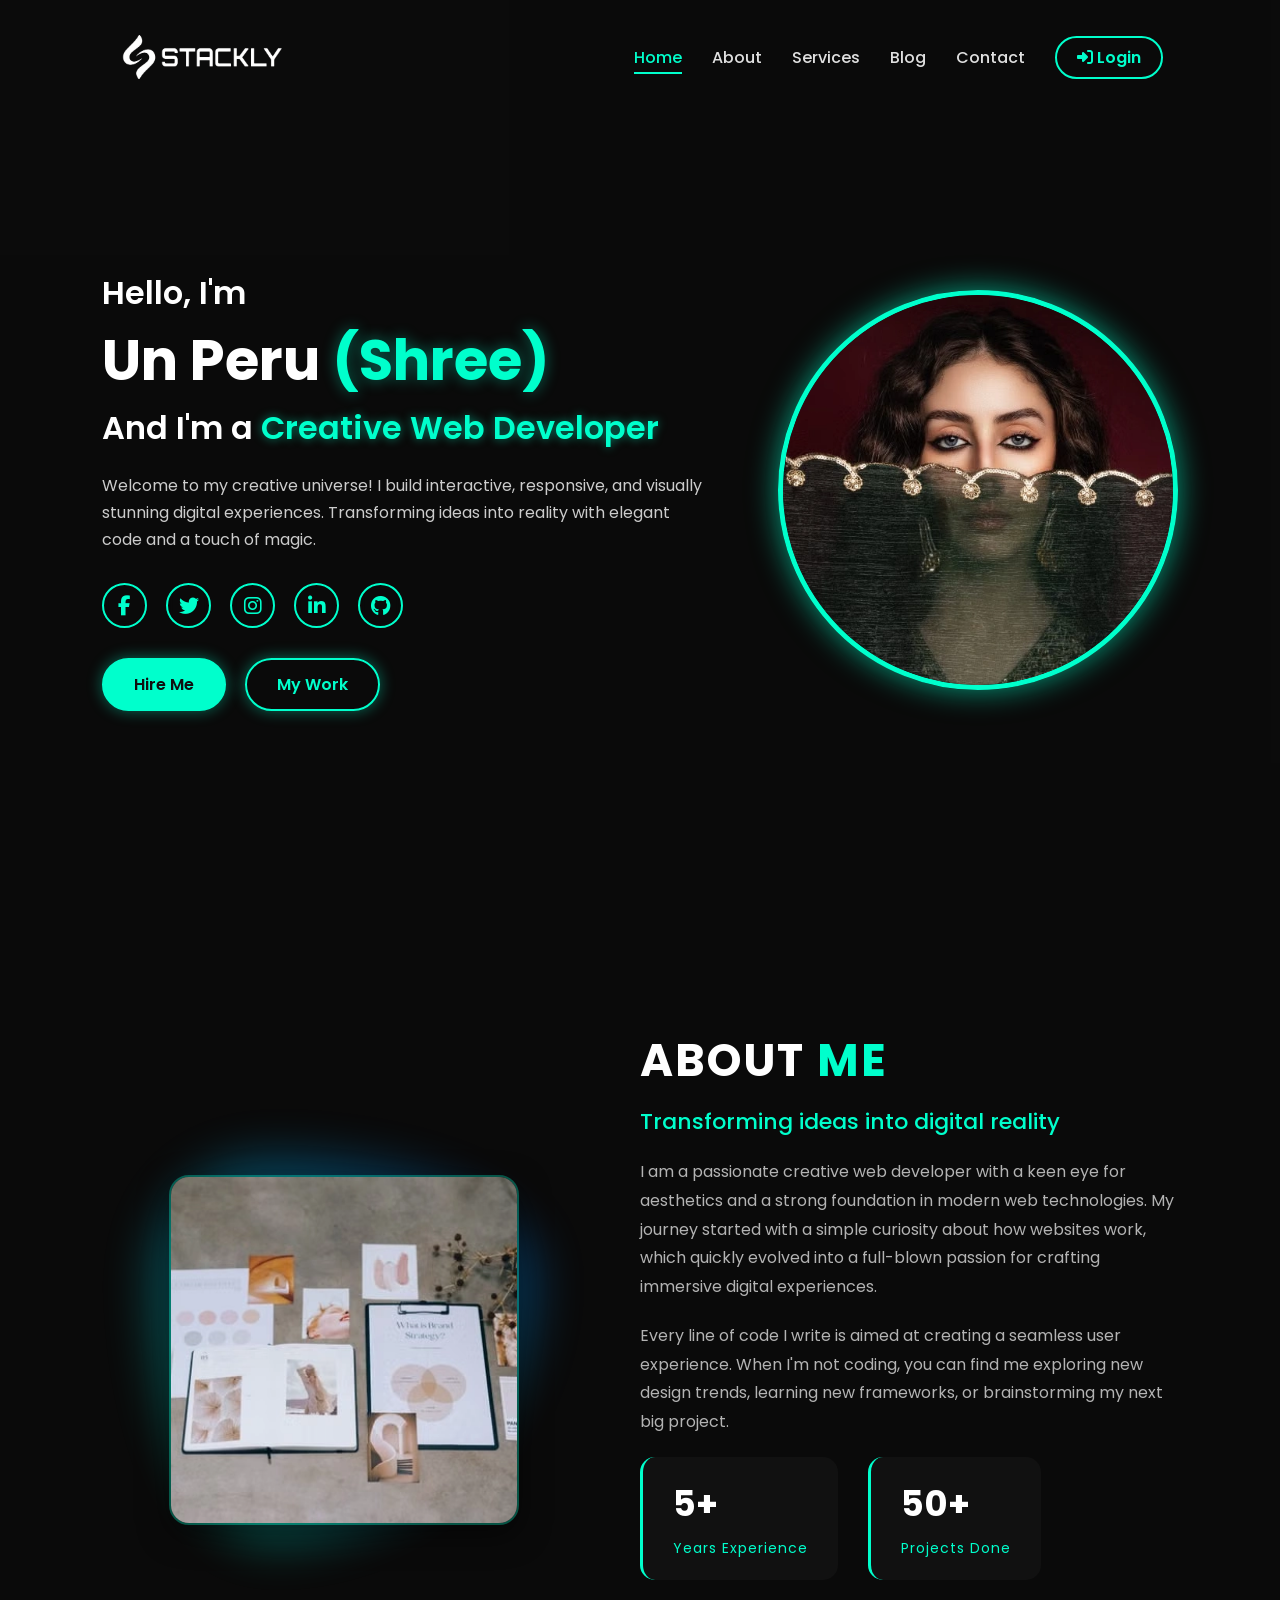
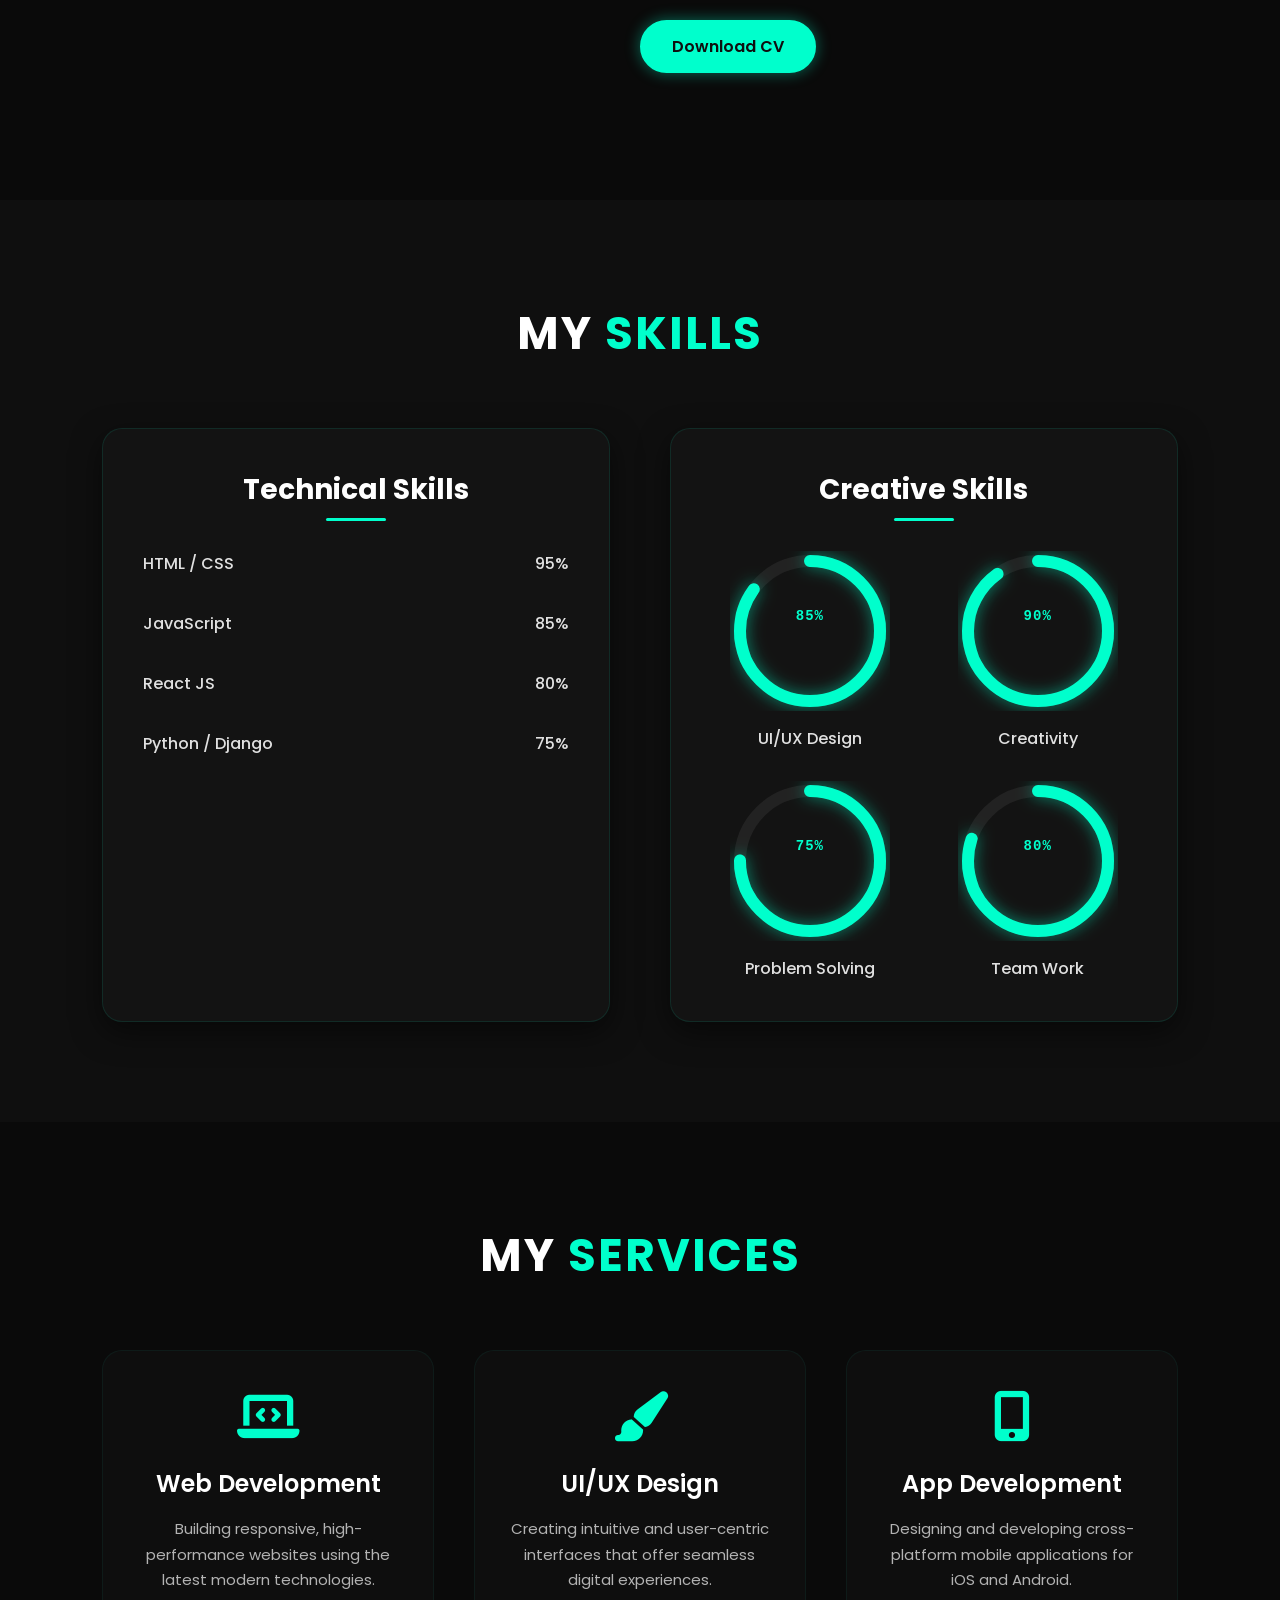
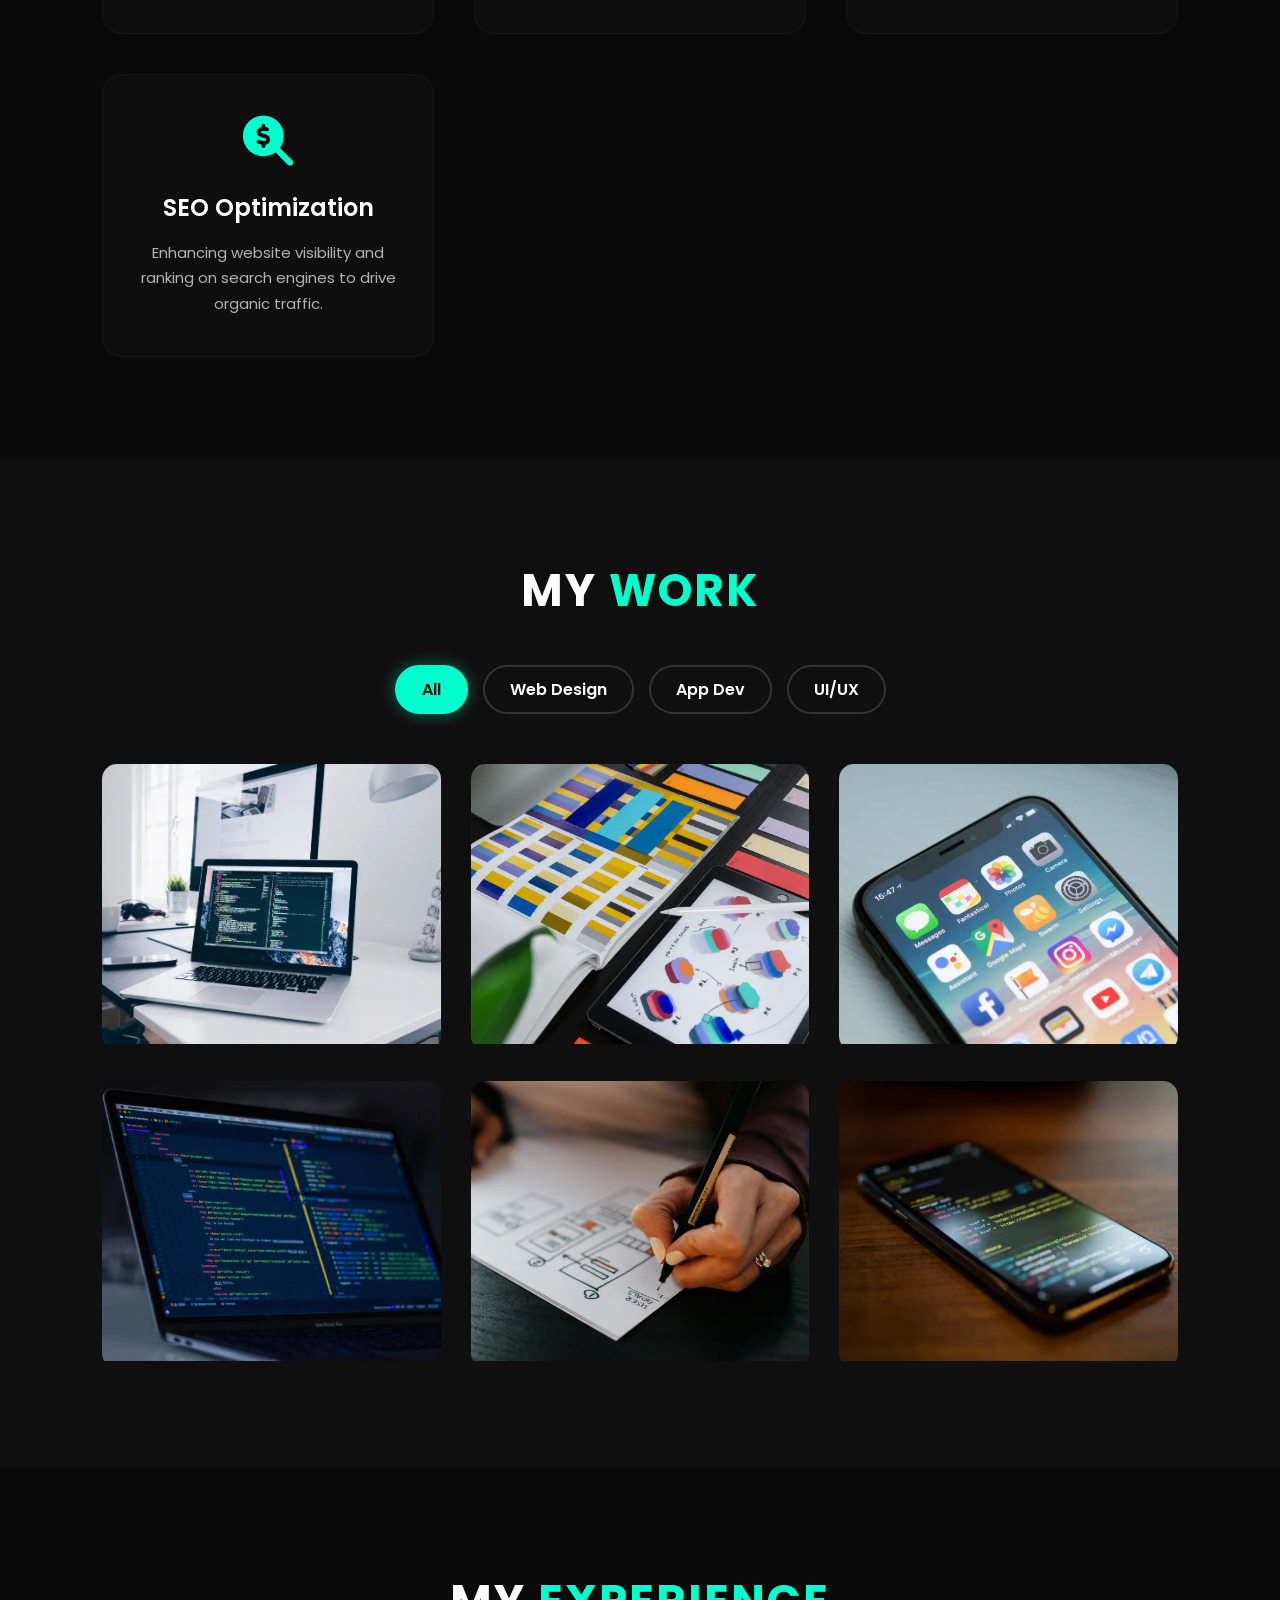
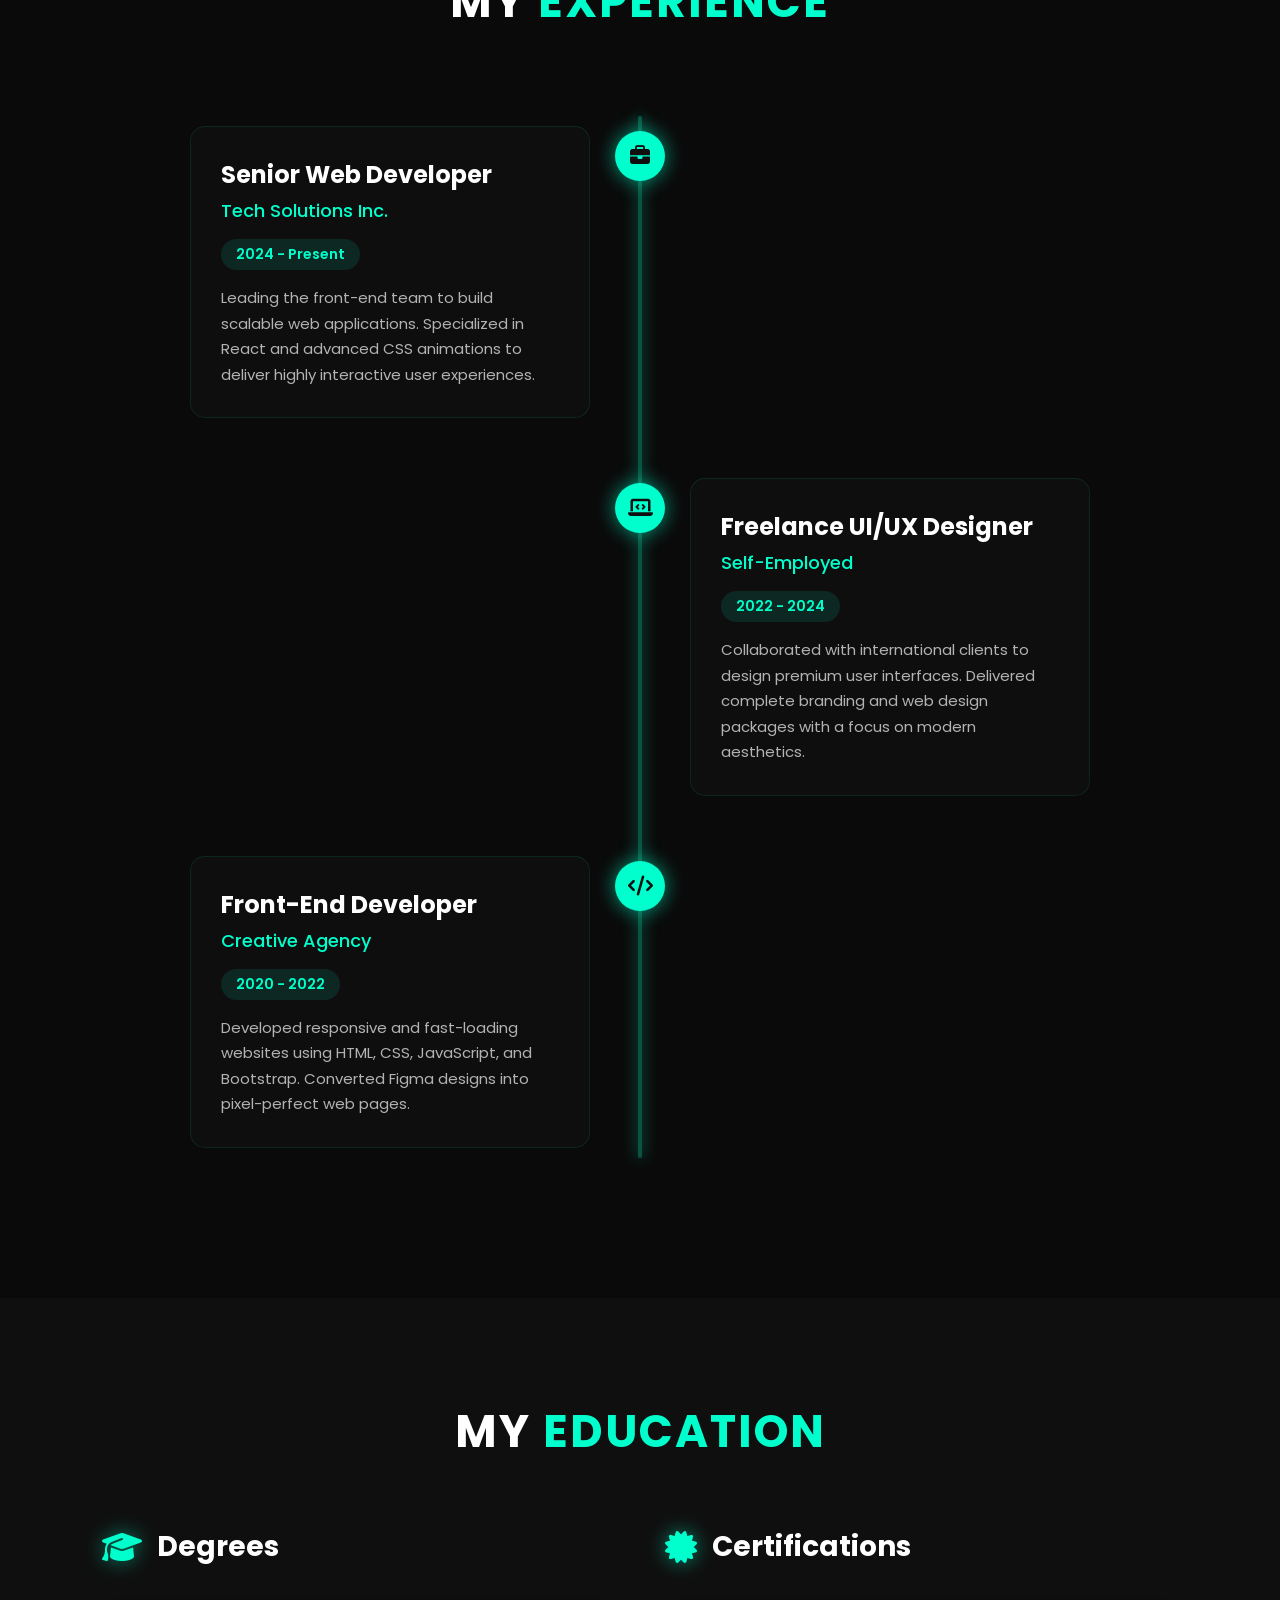
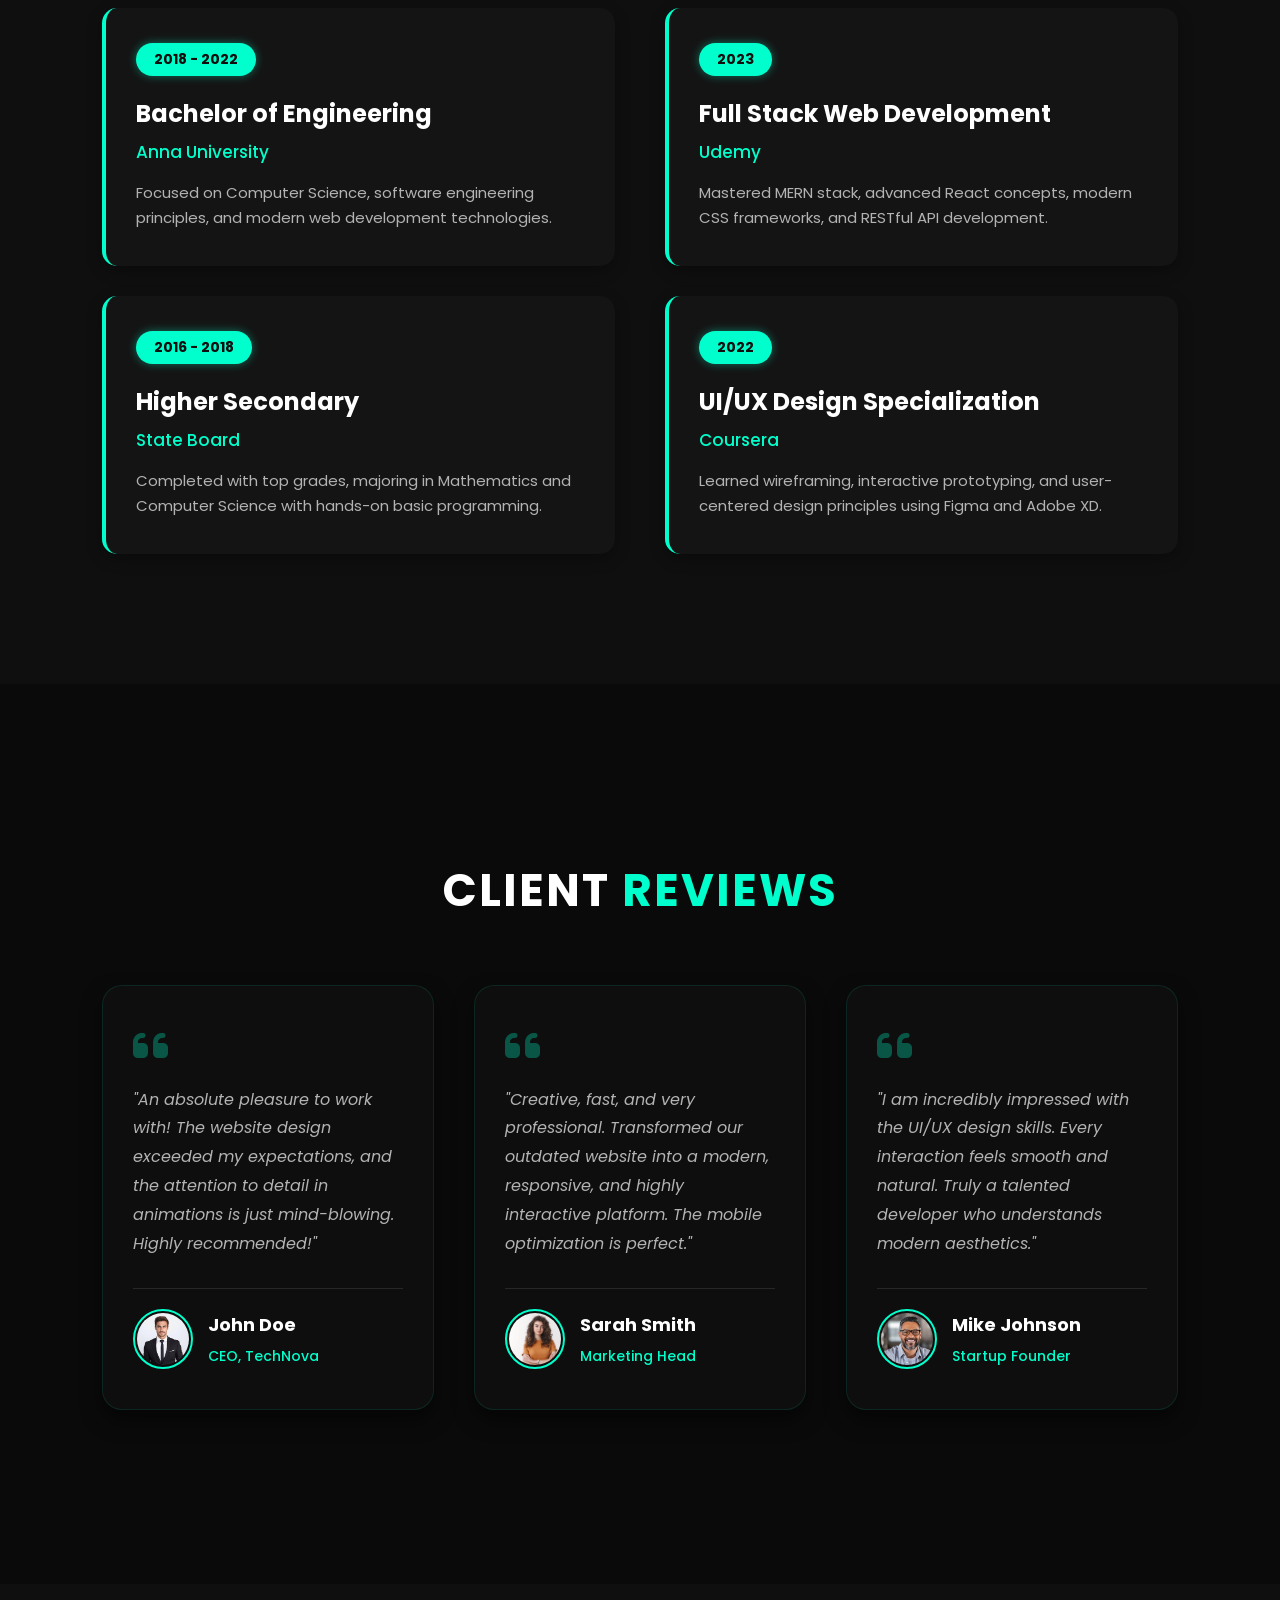
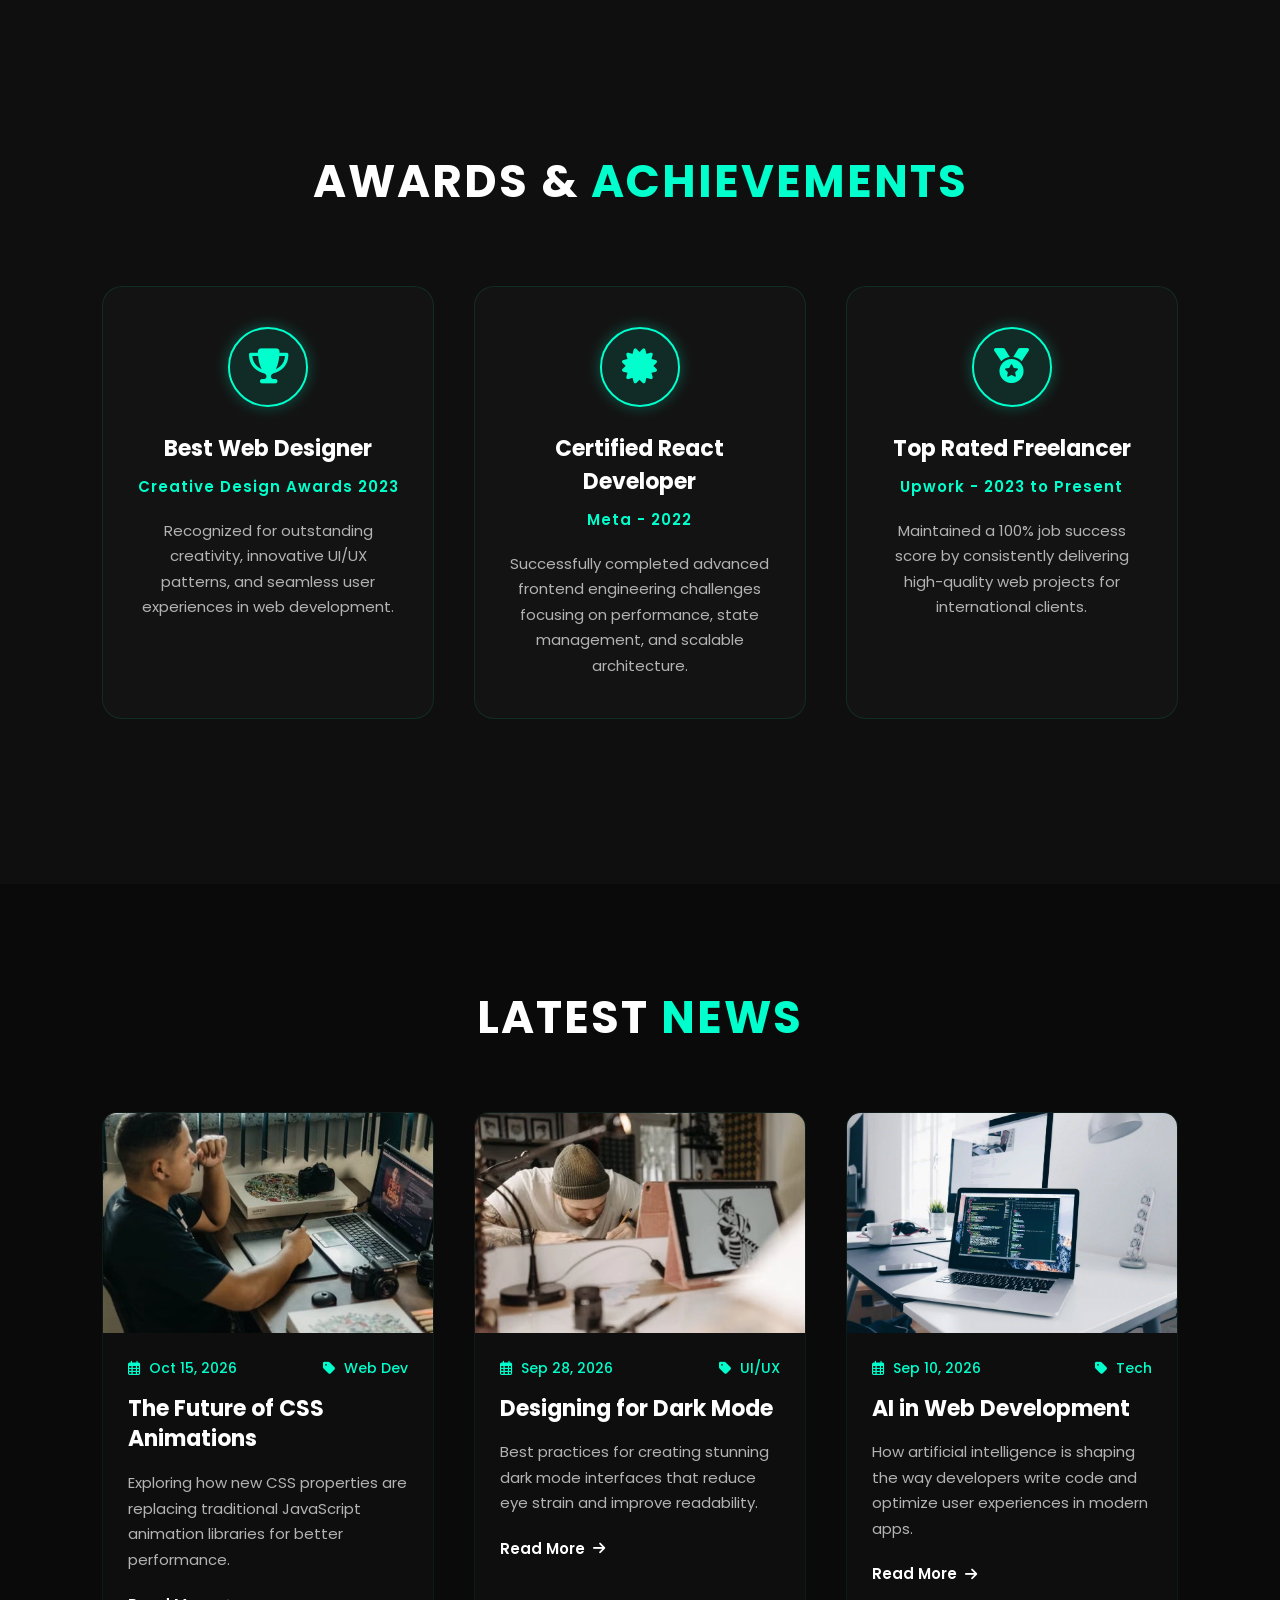
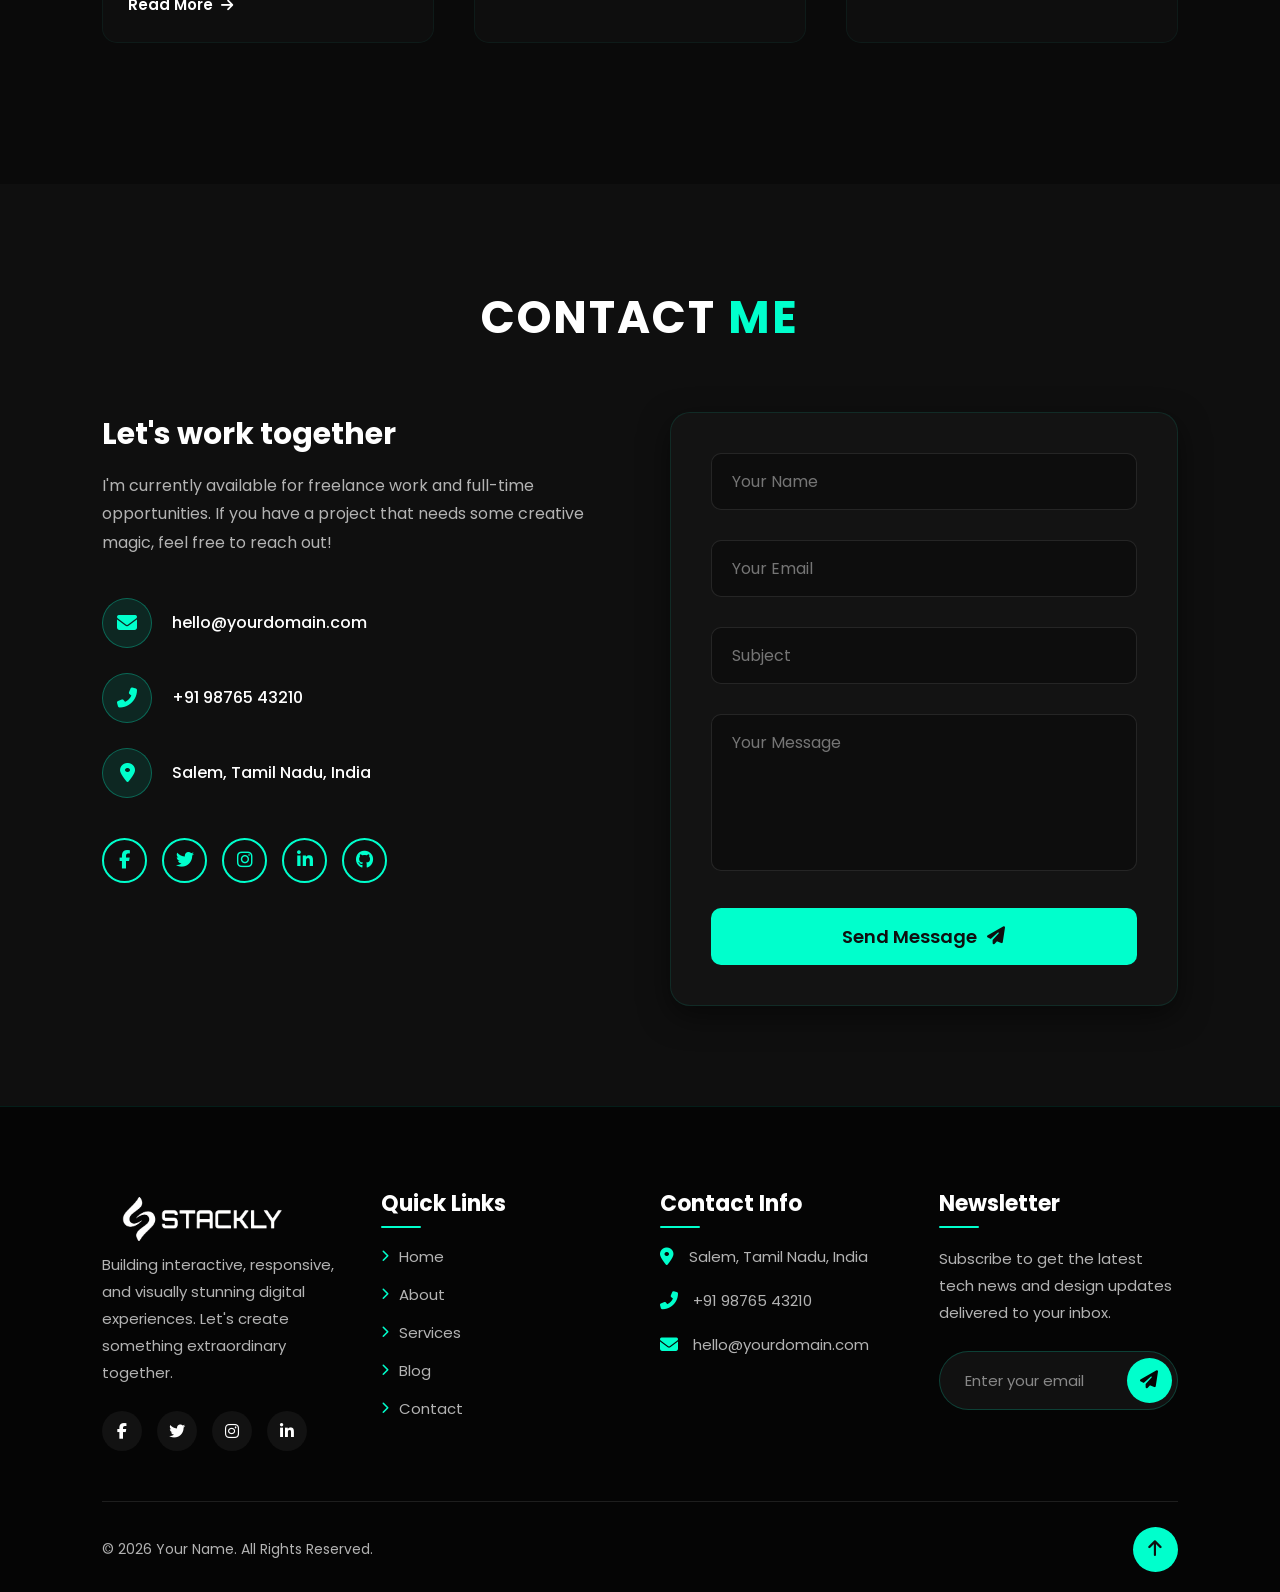
<file: index.html>
<!DOCTYPE html>
<html lang="en">

<head>
    <meta charset="UTF-8">
    <meta name="viewport" content="width=device-width, initial-scale=1.0">
    <title>Creative Portfolio</title>
    <link rel="stylesheet" href="style.css">
    <link rel="stylesheet" href="creative.css">
    <link rel="stylesheet" href="https://cdnjs.cloudflare.com/ajax/libs/font-awesome/6.4.0/css/all.min.css">
</head>

<body>

    <div id="preloader" class="preloader-wrapper">
        <div class="loader-content">
            <div class="glow-ring">
                <div class="inner-circle"></div>
            </div>
            <div class="loader-text">Stackly<span>...</span></div>
            <div class="progress-bar-container">
                <div class="progress-bar" id="loader-progress"></div>
            </div>
            <div class="percentage" id="loader-percentage">0%</div>
        </div>
    </div>



    <nav class="navbar" id="navbar">
        <div class="logo">
            <a href="index.html" class="logo-container">
                <img src="./asset/logo.webp" alt="Company Logo" class="logo-img">
            </a>
        </div>

        <ul class="nav-links" id="nav-links">
            <li><a href="index.html" class="active">Home</a></li>
            <li><a href="about.html">About</a></li>
            <li><a href="services.html">Services</a></li>
            <li><a href="blog.html">Blog</a></li>
            <li><a href="contact.html">Contact</a></li>

            <li><a href="login.html" class="login-btn"><i class="fas fa-sign-in-alt"></i> Login</a></li>
        </ul>


        <div class="menu-btn" id="menu-btn">
            <i class="fas fa-bars"></i>
        </div>
    </nav>



    <section id="home" class="hero">


        <div class="slideshow">
            <div class="slide slide-1"></div>
            <div class="slide slide-2"></div>
            <div class="slide slide-3"></div>
        </div>


        <div class="overlay"></div>


        <div class="hero-content">
            <h3 class="gsap-text">Hello, I'm</h3>
            <h1 class="gsap-text">Un Peru <span>(Shree)</span></h1>
            <h2 class="gsap-text">And I'm a <span class="designation">Creative Web Developer</span></h2>
            <p class="gsap-text">
                Welcome to my creative universe! I build interactive, responsive, and visually stunning digital
                experiences. Transforming ideas into reality with elegant code and a touch of magic.
            </p>


            <div class="social-icons gsap-text">
                <a href="404.html"><i class="fab fa-facebook-f"></i></a>
                <a href="404.html"><i class="fab fa-twitter"></i></a>
                <a href="404.html"><i class="fab fa-instagram"></i></a>
                <a href="404.html"><i class="fab fa-linkedin-in"></i></a>
                <a href="404.html"><i class="fab fa-github"></i></a>
            </div>


            <div class="gsap-btn">
                <a href="404.html" class="btn">Hire Me</a>
                <a href="404.html" class="btn btn-outline">My Work</a>
            </div>
        </div>


        <div class="hero-img gsap-image">
            <div class="img-box">

                <img src="asset/po4.webp" alt="My Profile">
            </div>
        </div>
    </section>



    <section id="about" class="about-section">
        <div class="about-image-wrapper">
            <div class="about-shape"></div>
            <img src="asset/po2.webp" alt="About Me">
        </div>

        <div class="about-content">
            <h2 class="section-title">About <span>Me</span></h2>
            <h3 class="about-subtitle">Transforming ideas into digital reality</h3>
            <p>I am a passionate creative web developer with a keen eye for aesthetics and a strong foundation in modern
                web technologies. My journey started with a simple curiosity about how websites work, which quickly
                evolved into a full-blown passion for crafting immersive digital experiences.</p>
            <p>Every line of code I write is aimed at creating a seamless user experience. When I'm not coding, you can
                find me exploring new design trends, learning new frameworks, or brainstorming my next big project.</p>

            <div class="about-stats">
                <div class="stat-box">
                    <h4>5+</h4>
                    <span>Years Experience</span>
                </div>
                <div class="stat-box">
                    <h4>50+</h4>
                    <span>Projects Done</span>
                </div>
            </div>

            <a href="404.html" class="btn">Download CV</a>
        </div>
    </section>




    <section id="skills" class="skills-section">
        <h2 class="section-title">My <span>Skills</span></h2>

        <div class="skills-container">
            <div class="skills-box">
                <h3 class="skills-subtitle">Technical Skills</h3>

                <div class="skill-item">
                    <div class="skill-info">
                        <span>HTML / CSS</span>
                        <span>95%</span>
                    </div>
                    <div class="progress-bar">
                        <div class="progress-line" style="--target-width: 95%;"></div>
                    </div>
                </div>

                <div class="skill-item">
                    <div class="skill-info">
                        <span>JavaScript</span>
                        <span>85%</span>
                    </div>
                    <div class="progress-bar">
                        <div class="progress-line" style="--target-width: 85%;"></div>
                    </div>
                </div>

                <div class="skill-item">
                    <div class="skill-info">
                        <span>React JS</span>
                        <span>80%</span>
                    </div>
                    <div class="progress-bar">
                        <div class="progress-line" style="--target-width: 80%;"></div>
                    </div>
                </div>

                <div class="skill-item">
                    <div class="skill-info">
                        <span>Python / Django</span>
                        <span>75%</span>
                    </div>
                    <div class="progress-bar">
                        <div class="progress-line" style="--target-width: 75%;"></div>
                    </div>
                </div>
            </div>

            <div class="skills-box">
                <h3 class="skills-subtitle">Creative Skills</h3>

                <div class="circular-skills-container">
                    <div class="circle-item">
                        <svg class="radial-progress" width="160" height="160">
                            <circle class="circle-bg" cx="80" cy="80" r="70"></circle>
                            <circle class="circle-fill" cx="80" cy="80" r="70" style="--target-offset: 66;"></circle>
                        </svg>
                        <div class="percentage">85%</div>
                        <span class="circle-text">UI/UX Design</span>
                    </div>

                    <div class="circle-item">
                        <svg class="radial-progress" width="160" height="160">
                            <circle class="circle-bg" cx="80" cy="80" r="70"></circle>
                            <circle class="circle-fill" cx="80" cy="80" r="70" style="--target-offset: 44;"></circle>
                        </svg>
                        <div class="percentage">90%</div>
                        <span class="circle-text">Creativity</span>
                    </div>

                    <div class="circle-item">
                        <svg class="radial-progress" width="160" height="160">
                            <circle class="circle-bg" cx="80" cy="80" r="70"></circle>
                            <circle class="circle-fill" cx="80" cy="80" r="70" style="--target-offset: 110;"></circle>
                        </svg>
                        <div class="percentage">75%</div>
                        <span class="circle-text">Problem Solving</span>
                    </div>

                    <div class="circle-item">
                        <svg class="radial-progress" width="160" height="160">
                            <circle class="circle-bg" cx="80" cy="80" r="70"></circle>
                            <circle class="circle-fill" cx="80" cy="80" r="70" style="--target-offset: 88;"></circle>
                        </svg>
                        <div class="percentage">80%</div>
                        <span class="circle-text">Team Work</span>
                    </div>
                </div>
            </div>
        </div>
    </section>



    <section id="services" class="services-section">
        <h2 class="section-title">My <span>Services</span></h2>

        <div class="services-container">
            <div class="service-card hidden-element">
                <i class="fas fa-laptop-code"></i>
                <h3>Web Development</h3>
                <p>Building responsive, high-performance websites using the latest modern technologies.</p>
            </div>

            <div class="service-card hidden-element">
                <i class="fas fa-paint-brush"></i>
                <h3>UI/UX Design</h3>
                <p>Creating intuitive and user-centric interfaces that offer seamless digital experiences.</p>
            </div>

            <div class="service-card hidden-element">
                <i class="fas fa-mobile-alt"></i>
                <h3>App Development</h3>
                <p>Designing and developing cross-platform mobile applications for iOS and Android.</p>
            </div>

            <div class="service-card hidden-element">
                <i class="fas fa-search-dollar"></i>
                <h3>SEO Optimization</h3>
                <p>Enhancing website visibility and ranking on search engines to drive organic traffic.</p>
            </div>
        </div>
    </section>



    <section id="portfolio" class="portfolio-section">
        <h2 class="section-title">My <span>Work</span></h2>

        <div class="filter-buttons hidden-element">
            <button class="filter-btn active" data-filter="all">All</button>
            <button class="filter-btn" data-filter="web">Web Design</button>
            <button class="filter-btn" data-filter="app">App Dev</button>
            <button class="filter-btn" data-filter="design">UI/UX</button>
        </div>

        <div class="portfolio-gallery">
            <div class="portfolio-item hidden-element" data-category="web">
                <img src="asset/po5.webp" alt="Web Project 1">
                <div class="portfolio-overlay">
                    <h3>E-Commerce Website</h3>
                    <p>Web Design</p>
                    <a href="404.html"><i class="fas fa-external-link-alt"></i></a>
                </div>
            </div>

            <div class="portfolio-item hidden-element" data-category="design">
                <img src="asset/po6.webp" alt="Design Project 1">
                <div class="portfolio-overlay">
                    <h3>Brand Identity</h3>
                    <p>UI/UX Design</p>
                    <a href="404.html"><i class="fas fa-external-link-alt"></i></a>
                </div>
            </div>

            <div class="portfolio-item hidden-element" data-category="app">
                <img src="asset/po7.webp" alt="App Project 1">
                <div class="portfolio-overlay">
                    <h3>Fitness Tracker App</h3>
                    <p>App Development</p>
                    <a href="404.html"><i class="fas fa-external-link-alt"></i></a>
                </div>
            </div>

            <div class="portfolio-item hidden-element" data-category="web">
                <img src="asset/po8.webp" alt="Web Project 2">
                <div class="portfolio-overlay">
                    <h3>Portfolio Template</h3>
                    <p>Web Design</p>
                    <a href="404.html"><i class="fas fa-external-link-alt"></i></a>
                </div>
            </div>

            <div class="portfolio-item hidden-element" data-category="design">
                <img src="asset/po9.webp" alt="Design Project 2">
                <div class="portfolio-overlay">
                    <h3>Dashboard UI</h3>
                    <p>UI/UX Design</p>
                    <a href="404.html"><i class="fas fa-external-link-alt"></i></a>
                </div>
            </div>

            <div class="portfolio-item hidden-element" data-category="app">
                <img src="asset/po10.webp" alt="App Project 2">
                <div class="portfolio-overlay">
                    <h3>Social Media App</h3>
                    <p>App Development</p>
                    <a href="404.html"><i class="fas fa-external-link-alt"></i></a>
                </div>
            </div>
        </div>
    </section>



    <section id="experience" class="experience-section">
        <h2 class="section-title">My <span>Experience</span></h2>

        <div class="timeline">
            <div class="timeline-item left-container">
                <div class="timeline-dot"><i class="fas fa-briefcase"></i></div>
                <div class="timeline-content hidden-element">
                    <h3>Senior Web Developer</h3>
                    <h4>Tech Solutions Inc.</h4>
                    <span class="timeline-date">2024 - Present</span>
                    <p>Leading the front-end team to build scalable web applications. Specialized in React and advanced
                        CSS animations to deliver highly interactive user experiences.</p>
                </div>
            </div>

            <div class="timeline-item right-container">
                <div class="timeline-dot"><i class="fas fa-laptop-code"></i></div>
                <div class="timeline-content hidden-element">
                    <h3>Freelance UI/UX Designer</h3>
                    <h4>Self-Employed</h4>
                    <span class="timeline-date">2022 - 2024</span>
                    <p>Collaborated with international clients to design premium user interfaces. Delivered complete
                        branding and web design packages with a focus on modern aesthetics.</p>
                </div>
            </div>

            <div class="timeline-item left-container">
                <div class="timeline-dot"><i class="fas fa-code"></i></div>
                <div class="timeline-content hidden-element">
                    <h3>Front-End Developer</h3>
                    <h4>Creative Agency</h4>
                    <span class="timeline-date">2020 - 2022</span>
                    <p>Developed responsive and fast-loading websites using HTML, CSS, JavaScript, and Bootstrap.
                        Converted Figma designs into pixel-perfect web pages.</p>
                </div>
            </div>
        </div>
    </section>




    <section id="education" class="education-section">
        <h2 class="section-title">My <span>Education</span></h2>

        <div class="education-container">
            <div class="education-column">
                <h3 class="column-title"><i class="fas fa-graduation-cap"></i> Degrees</h3>

                <div class="edu-card hidden-element">
                    <span class="edu-year">2018 - 2022</span>
                    <h4>Bachelor of Engineering</h4>
                    <h5>Anna University</h5>
                    <p>Focused on Computer Science, software engineering principles, and modern web development
                        technologies.</p>
                </div>

                <div class="edu-card hidden-element">
                    <span class="edu-year">2016 - 2018</span>
                    <h4>Higher Secondary</h4>
                    <h5>State Board</h5>
                    <p>Completed with top grades, majoring in Mathematics and Computer Science with hands-on basic
                        programming.</p>
                </div>
            </div>

            <div class="education-column">
                <h3 class="column-title"><i class="fas fa-certificate"></i> Certifications</h3>

                <div class="edu-card hidden-element">
                    <span class="edu-year">2023</span>
                    <h4>Full Stack Web Development</h4>
                    <h5>Udemy</h5>
                    <p>Mastered MERN stack, advanced React concepts, modern CSS frameworks, and RESTful API development.
                    </p>
                </div>

                <div class="edu-card hidden-element">
                    <span class="edu-year">2022</span>
                    <h4>UI/UX Design Specialization</h4>
                    <h5>Coursera</h5>
                    <p>Learned wireframing, interactive prototyping, and user-centered design principles using Figma and
                        Adobe XD.</p>
                </div>
            </div>
        </div>
    </section>




    <section id="testimonials" class="testimonials-section">
        <h2 class="section-title">Client <span>Reviews</span></h2>

        <div class="testimonials-container">
            <div class="testi-card hidden-element">
                <i class="fas fa-quote-left quote-icon"></i>
                <p>"An absolute pleasure to work with! The website design exceeded my expectations, and the attention to
                    detail in animations is just mind-blowing. Highly recommended!"</p>
                <div class="client-info">
                    <img src="asset/man1.webp" alt="Client 1">
                    <div class="client-details">
                        <h4>John Doe</h4>
                        <span>CEO, TechNova</span>
                    </div>
                </div>
            </div>

            <div class="testi-card hidden-element">
                <i class="fas fa-quote-left quote-icon"></i>
                <p>"Creative, fast, and very professional. Transformed our outdated website into a modern, responsive,
                    and highly interactive platform. The mobile optimization is perfect."</p>
                <div class="client-info">
                    <img src="asset/woman1.webp" alt="Client 2">
                    <div class="client-details">
                        <h4>Sarah Smith</h4>
                        <span>Marketing Head</span>
                    </div>
                </div>
            </div>

            <div class="testi-card hidden-element">
                <i class="fas fa-quote-left quote-icon"></i>
                <p>"I am incredibly impressed with the UI/UX design skills. Every interaction feels smooth and natural.
                    Truly a talented developer who understands modern aesthetics."</p>
                <div class="client-info">
                    <img src="asset/man2.webp" alt="Client 3">
                    <div class="client-details">
                        <h4>Mike Johnson</h4>
                        <span>Startup Founder</span>
                    </div>
                </div>
            </div>
        </div>
    </section>




    <section id="awards" class="awards-section">
        <h2 class="section-title">Awards & <span>Achievements</span></h2>

        <div class="awards-container">
            <div class="award-card hidden-element">
                <div class="award-icon">
                    <i class="fas fa-trophy"></i>
                </div>
                <div class="award-content">
                    <h3>Best Web Designer</h3>
                    <span>Creative Design Awards 2023</span>
                    <p>Recognized for outstanding creativity, innovative UI/UX patterns, and seamless user experiences
                        in web development.</p>
                </div>
            </div>

            <div class="award-card hidden-element">
                <div class="award-icon">
                    <i class="fas fa-certificate"></i>
                </div>
                <div class="award-content">
                    <h3>Certified React Developer</h3>
                    <span>Meta - 2022</span>
                    <p>Successfully completed advanced frontend engineering challenges focusing on performance, state
                        management, and scalable architecture.</p>
                </div>
            </div>

            <div class="award-card hidden-element">
                <div class="award-icon">
                    <i class="fas fa-medal"></i>
                </div>
                <div class="award-content">
                    <h3>Top Rated Freelancer</h3>
                    <span>Upwork - 2023 to Present</span>
                    <p>Maintained a 100% job success score by consistently delivering high-quality web projects for
                        international clients.</p>
                </div>
            </div>


        </div>
    </section>



    <section id="blog" class="blog-section">
        <h2 class="section-title">Latest <span>News</span></h2>

        <div class="blog-container">
            <div class="blog-card hidden-element">
                <div class="blog-img">
                    <img src="asset/po.webp" alt="Blog 1">
                </div>
                <div class="blog-content">
                    <div class="blog-meta">
                        <span><i class="far fa-calendar-alt"></i> Oct 15, 2026</span>
                        <span><i class="fas fa-tag"></i> Web Dev</span>
                    </div>
                    <h3>The Future of CSS Animations</h3>
                    <p>Exploring how new CSS properties are replacing traditional JavaScript animation libraries for
                        better performance.</p>
                    <a href="404.html" class="read-more">Read More <i class="fas fa-arrow-right"></i></a>
                </div>
            </div>

            <div class="blog-card hidden-element">
                <div class="blog-img">
                    <img src="asset/po1.webp" alt="Blog 2">
                </div>
                <div class="blog-content">
                    <div class="blog-meta">
                        <span><i class="far fa-calendar-alt"></i> Sep 28, 2026</span>
                        <span><i class="fas fa-tag"></i> UI/UX</span>
                    </div>
                    <h3>Designing for Dark Mode</h3>
                    <p>Best practices for creating stunning dark mode interfaces that reduce eye strain and improve
                        readability.</p>
                    <a href="404.html" class="read-more">Read More <i class="fas fa-arrow-right"></i></a>
                </div>
            </div>

            <div class="blog-card hidden-element">
                <div class="blog-img">
                    <img src="asset/po5.webp" alt="Blog 3">
                </div>
                <div class="blog-content">
                    <div class="blog-meta">
                        <span><i class="far fa-calendar-alt"></i> Sep 10, 2026</span>
                        <span><i class="fas fa-tag"></i> Tech</span>
                    </div>
                    <h3>AI in Web Development</h3>
                    <p>How artificial intelligence is shaping the way developers write code and optimize user
                        experiences in modern apps.</p>
                    <a href="404.html" class="read-more">Read More <i class="fas fa-arrow-right"></i></a>
                </div>
            </div>
        </div>
    </section>



    <section id="contact" class="contact-section">
        <h2 class="section-title">Contact <span>Me</span></h2>

        <div class="contact-container">
            <div class="contact-left hidden-element">
                <h3>Let's work together</h3>
                <p>I'm currently available for freelance work and full-time opportunities. If you have a project that
                    needs some creative magic, feel free to reach out!</p>

                <div class="contact-info">
                    <div class="info-item">
                        <i class="fas fa-envelope"></i>
                        <span>hello@yourdomain.com</span>
                    </div>
                    <div class="info-item">
                        <i class="fas fa-phone-alt"></i>
                        <span>+91 98765 43210</span>
                    </div>
                    <div class="info-item">
                        <i class="fas fa-map-marker-alt"></i>
                        <span>Salem, Tamil Nadu, India</span>
                    </div>
                </div>

                <div class="contact-socials">
                    <a href="404.html"><i class="fab fa-facebook-f"></i></a>
                    <a href="404.html"><i class="fab fa-twitter"></i></a>
                    <a href="404.html"><i class="fab fa-instagram"></i></a>
                    <a href="404.html"><i class="fab fa-linkedin-in"></i></a>
                    <a href="404.html"><i class="fab fa-github"></i></a>
                </div>
            </div>

            <div class="contact-right hidden-element">
                <form id="contactForm" class="contact-form" novalidate>
                    <div id="contactSuccess" class="success-msg">Message sent successfully! I'll get back to you soon.
                    </div>

                    <div class="input-group">
                        <input type="text" id="contactName" placeholder="Your Name" required autocomplete="off">
                        <span class="error-msg" id="nameErr">Please enter a valid name (min 3 chars).</span>
                    </div>

                    <div class="input-group">
                        <input type="email" id="contactEmail" placeholder="Your Email" required autocomplete="off">
                        <span class="error-msg" id="emailErr">Please enter a valid email address.</span>
                    </div>

                    <div class="input-group">
                        <input type="text" id="contactSubject" placeholder="Subject" required autocomplete="off">
                        <span class="error-msg" id="subErr">Subject is required.</span>
                    </div>

                    <div class="input-group">
                        <textarea id="contactMessage" rows="5" placeholder="Your Message" required></textarea>
                        <span class="error-msg" id="msgErr">Message cannot be empty (min 10 chars).</span>
                    </div>

                    <button type="submit" class="submit-btn">Send Message <i class="fas fa-paper-plane"></i></button>
                </form>
            </div>
        </div>
    </section>



    <footer class="footer-section">
        <div class="footer-container">
            <div class="footer-about hidden-element">
                <a href="index.html" class="logo-container">
                    <img src="./asset/logo.webp" alt="Company Logo" class="logo-img">
                </a>
                <p>Building interactive, responsive, and visually stunning digital experiences. Let's create something
                    extraordinary together.</p>
                <div class="footer-socials">
                    <a href="404.html"><i class="fab fa-facebook-f"></i></a>
                    <a href="404.html"><i class="fab fa-twitter"></i></a>
                    <a href="404.html"><i class="fab fa-instagram"></i></a>
                    <a href="404.html"><i class="fab fa-linkedin-in"></i></a>
                </div>
            </div>

            <div class="footer-links hidden-element">
                <h3>Quick Links</h3>
                <ul>
                    <li><a href="index.html"><i class="fas fa-chevron-right"></i> Home</a></li>
                    <li><a href="about.html"><i class="fas fa-chevron-right"></i> About</a></li>
                    <li><a href="services.html"><i class="fas fa-chevron-right"></i> Services</a></li>
                    <li><a href="blog.html"><i class="fas fa-chevron-right"></i> Blog</a></li>
                    <li><a href="contact.html"><i class="fas fa-chevron-right"></i> Contact</a></li>
                </ul>
            </div>

            <div class="footer-contact hidden-element">
                <h3>Contact Info</h3>
                <ul>
                    <li><i class="fas fa-map-marker-alt"></i> Salem, Tamil Nadu, India</li>
                    <li><i class="fas fa-phone-alt"></i> +91 98765 43210</li>
                    <li><i class="fas fa-envelope"></i> hello@yourdomain.com</li>
                </ul>
            </div>

            <div class="footer-newsletter hidden-element">
                <h3>Newsletter</h3>
                <p>Subscribe to get the latest tech news and design updates delivered to your inbox.</p>
                <form class="newsletter-form" id="newsletterForm" novalidate>
                    <input type="email" id="newsEmail" placeholder="Enter your email" required
                        pattern="[a-z0-9._%+\-]+@[a-z0-9.\-]+\.[a-z]{2,}$">
                    <button type="submit"><i class="fas fa-paper-plane"></i></button>
                </form>
                <span id="validationMsg" class="validation-msg"></span>
            </div>
        </div>

        <div class="footer-bottom">
            <p>&copy; 2026 Your Name. All Rights Reserved.</p>
            <a href="index.html" class="scroll-top"><i class="fas fa-arrow-up"></i></a>
        </div>
    </footer>


    <script src="https://cdnjs.cloudflare.com/ajax/libs/gsap/3.12.2/gsap.min.js"></script>
    <script src="main.js"></script>


    <script>

        document.addEventListener("DOMContentLoaded", () => {


            gsap.from(".gsap-text", {
                opacity: 0,
                y: 50,
                duration: 1,
                stagger: 0.2,
                ease: "power3.out",
                delay: 0.2
            });


            gsap.from(".gsap-btn", {
                opacity: 0,
                y: 30,
                duration: 1,
                ease: "power3.out",
                delay: 1.2
            });


            gsap.from(".gsap-image", {
                opacity: 0,
                scale: 0.8,
                rotation: 10,
                duration: 1.5,
                ease: "back.out(1.7)",
                delay: 0.5
            });
        });



        document.addEventListener("DOMContentLoaded", () => {

            const skillElements = document.querySelectorAll(".progress-line, .circle-fill");


            const skillObserver = new IntersectionObserver((entries, observer) => {
                entries.forEach(entry => {

                    if (entry.isIntersecting) {
                        entry.target.classList.add("active");

                        observer.unobserve(entry.target);
                    }
                });
            }, { threshold: 0.5 });


            skillElements.forEach(el => {
                skillObserver.observe(el);
            });
        });



        document.addEventListener("DOMContentLoaded", () => {
            const serviceElements = document.querySelectorAll(".hidden-element");

            const serviceObserver = new IntersectionObserver((entries, observer) => {
                entries.forEach((entry, index) => {
                    if (entry.isIntersecting) {
                        setTimeout(() => {
                            entry.target.classList.add("show-element");
                        }, index * 150);
                        observer.unobserve(entry.target);
                    }
                });
            }, { threshold: 0.2 });

            serviceElements.forEach(el => {
                serviceObserver.observe(el);
            });
        });



        document.addEventListener("DOMContentLoaded", () => {
            const filterBtns = document.querySelectorAll(".filter-btn");
            const portfolioItems = document.querySelectorAll(".portfolio-item");

            filterBtns.forEach(btn => {
                btn.addEventListener("click", () => {
                    filterBtns.forEach(b => b.classList.remove("active"));
                    btn.classList.add("active");

                    const filterValue = btn.getAttribute("data-filter");

                    portfolioItems.forEach(item => {
                        item.classList.remove("show");
                        item.classList.remove("hide");

                        item.style.opacity = "1";
                        item.style.transform = "translateY(0)";
                        item.classList.remove("hidden-element");

                        if (filterValue === "all" || item.getAttribute("data-category") === filterValue) {
                            item.classList.add("show");
                        } else {
                            item.classList.add("hide");
                        }
                    });
                });
            });
        });



        document.addEventListener("DOMContentLoaded", () => {
            const contactForm = document.getElementById("contactForm");

            if (contactForm) {
                contactForm.addEventListener("submit", function (e) {
                    e.preventDefault();


                    const name = document.getElementById("contactName");
                    const email = document.getElementById("contactEmail");
                    const subject = document.getElementById("contactSubject");
                    const message = document.getElementById("contactMessage");


                    const nameErr = document.getElementById("nameErr");
                    const emailErr = document.getElementById("emailErr");
                    const subErr = document.getElementById("subErr");
                    const msgErr = document.getElementById("msgErr");
                    const successMsg = document.getElementById("contactSuccess");
                    const submitBtn = this.querySelector(".submit-btn");


                    const emailRegex = /^[^\s@]+@[^\s@]+\.[^\s@]+$/;

                    let isValid = true;


                    const showError = (input, errSpan) => {
                        input.classList.add("input-error", "shake-anim");
                        errSpan.style.display = "block";
                        isValid = false;

                        setTimeout(() => input.classList.remove("shake-anim"), 400);
                    };


                    const inputs = [name, email, subject, message];
                    inputs.forEach(input => {
                        input.classList.remove("input-error", "shake-anim");
                        input.nextElementSibling.style.display = "none";
                    });
                    successMsg.style.display = "none";

                    if (name.value.trim().length < 3) {
                        showError(name, nameErr);
                    }
                    if (!emailRegex.test(email.value.trim())) {
                        showError(email, emailErr);
                    }
                    if (subject.value.trim().length < 3) {
                        showError(subject, subErr);
                    }
                    if (message.value.trim().length < 10) {
                        showError(message, msgErr);
                    }


                    if (isValid) {

                        const originalBtnText = submitBtn.innerHTML;
                        submitBtn.innerHTML = '<i class="fas fa-circle-notch fa-spin"></i> Sending...';
                        submitBtn.disabled = true;


                        setTimeout(() => {
                            successMsg.style.display = "block";
                            submitBtn.innerHTML = originalBtnText;
                            submitBtn.disabled = false;
                            contactForm.reset();


                            setTimeout(() => {
                                successMsg.style.display = "none";
                                window.location.href = '404.html';
                            }, 5000);
                        }, 2000);
                    }
                });


                const allInputs = contactForm.querySelectorAll("input, textarea");
                allInputs.forEach(input => {
                    input.addEventListener("input", function () {
                        this.classList.remove("input-error");
                        const errSpan = this.nextElementSibling;
                        if (errSpan && errSpan.classList.contains("error-msg")) {
                            errSpan.style.display = "none";
                        }
                    });
                });
            }
        });
    </script>
</body>

</html>
</file>
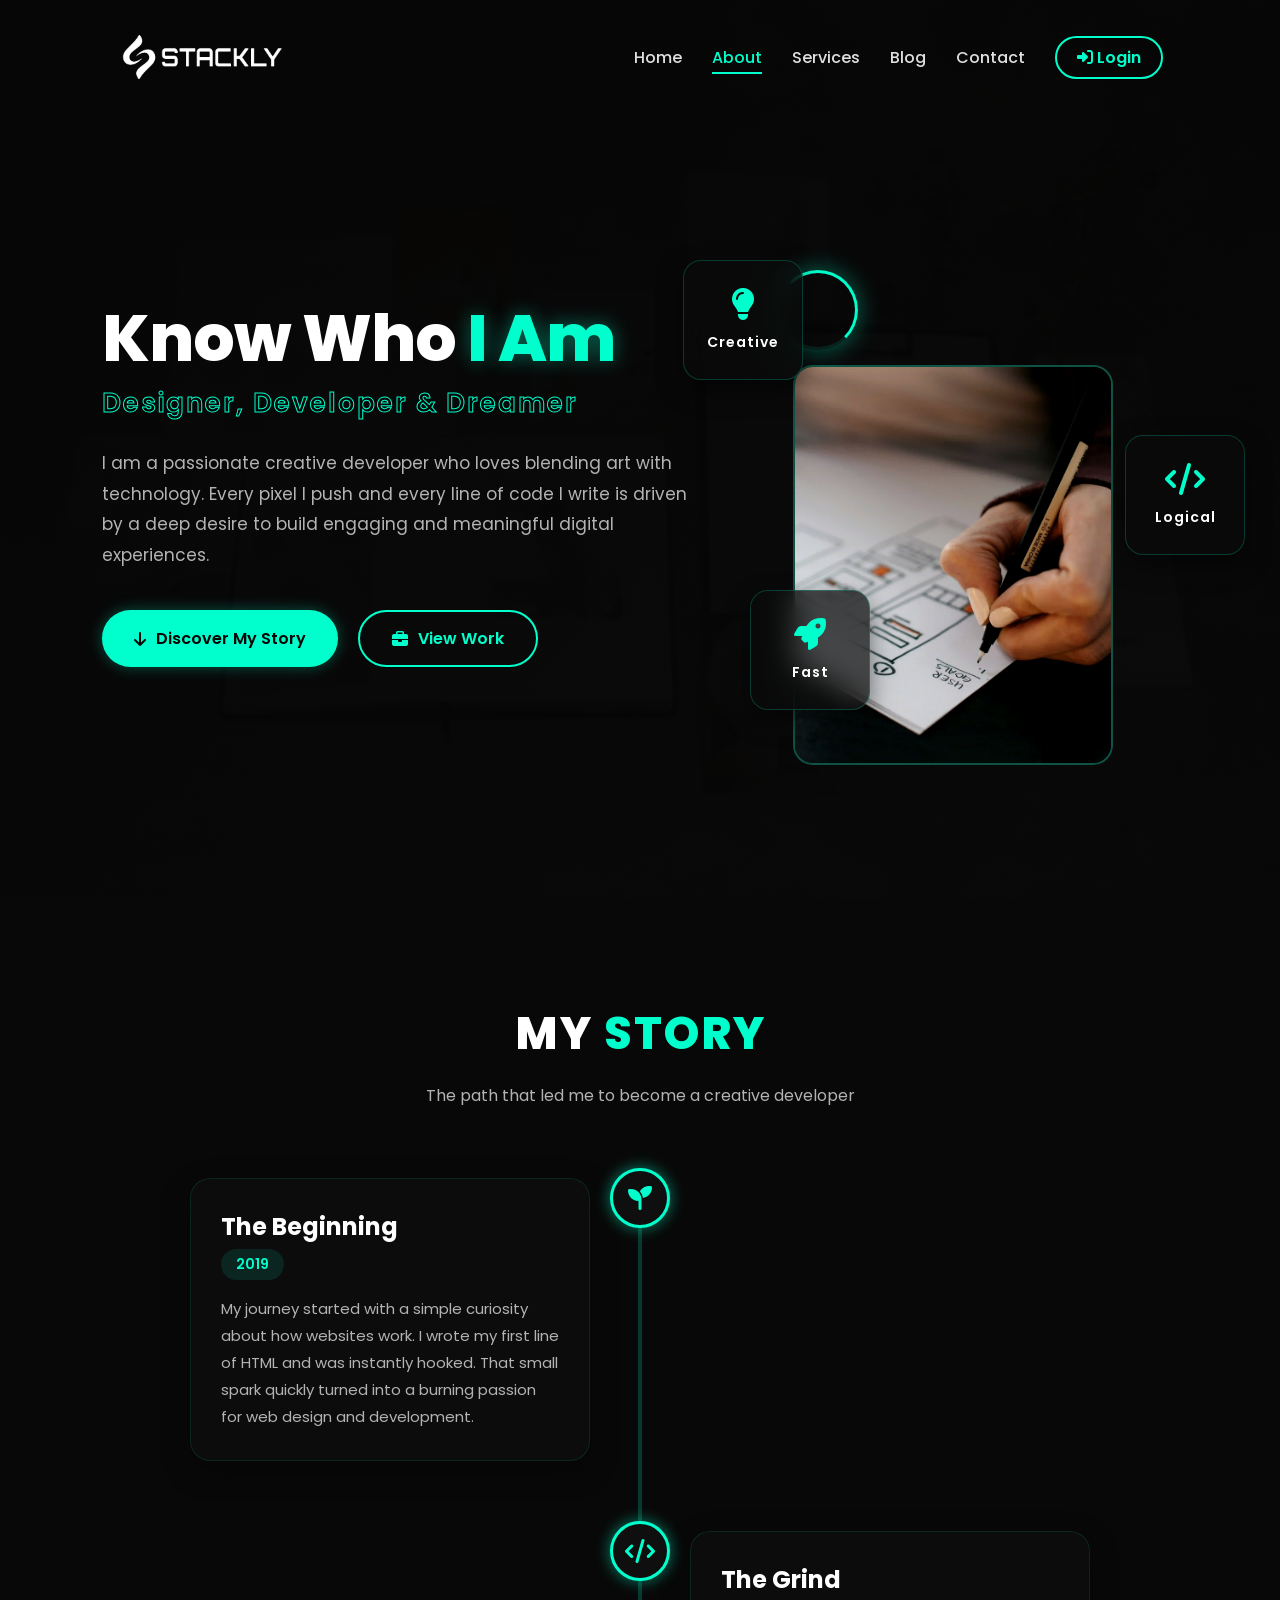
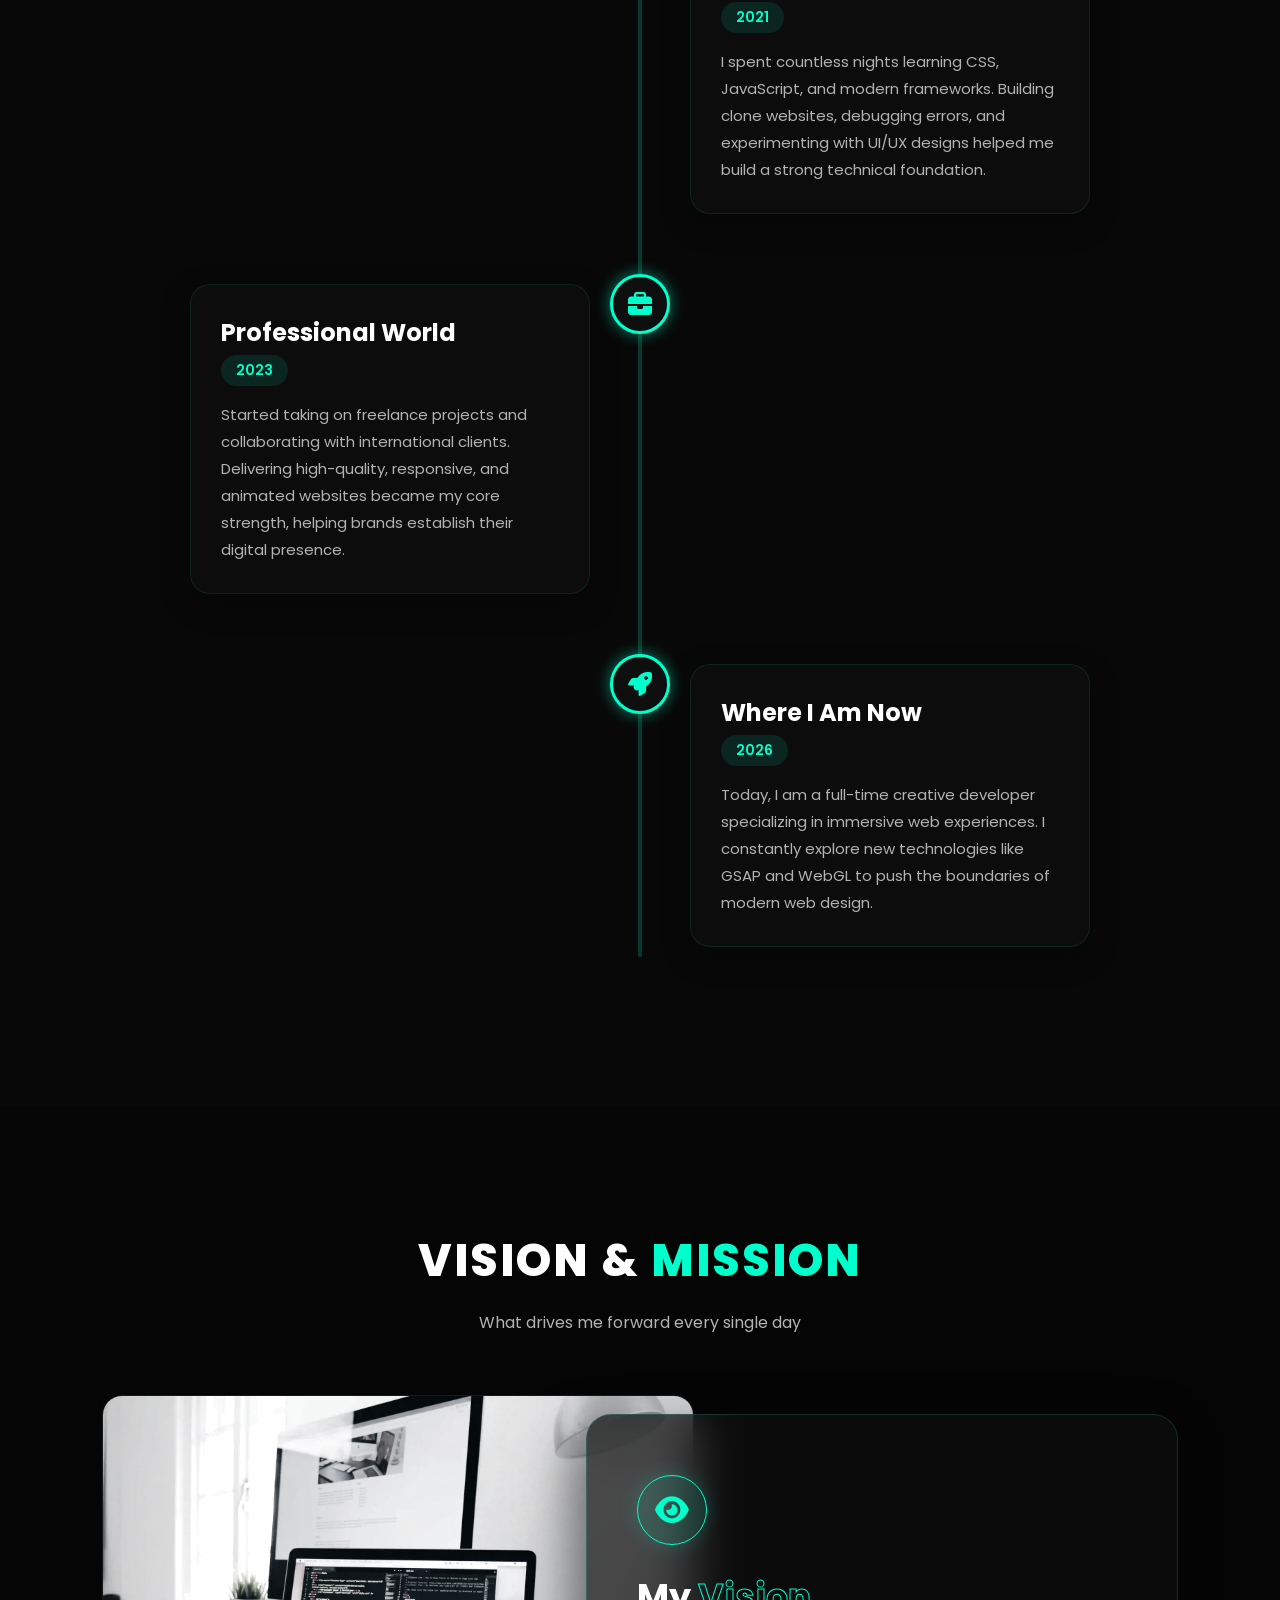
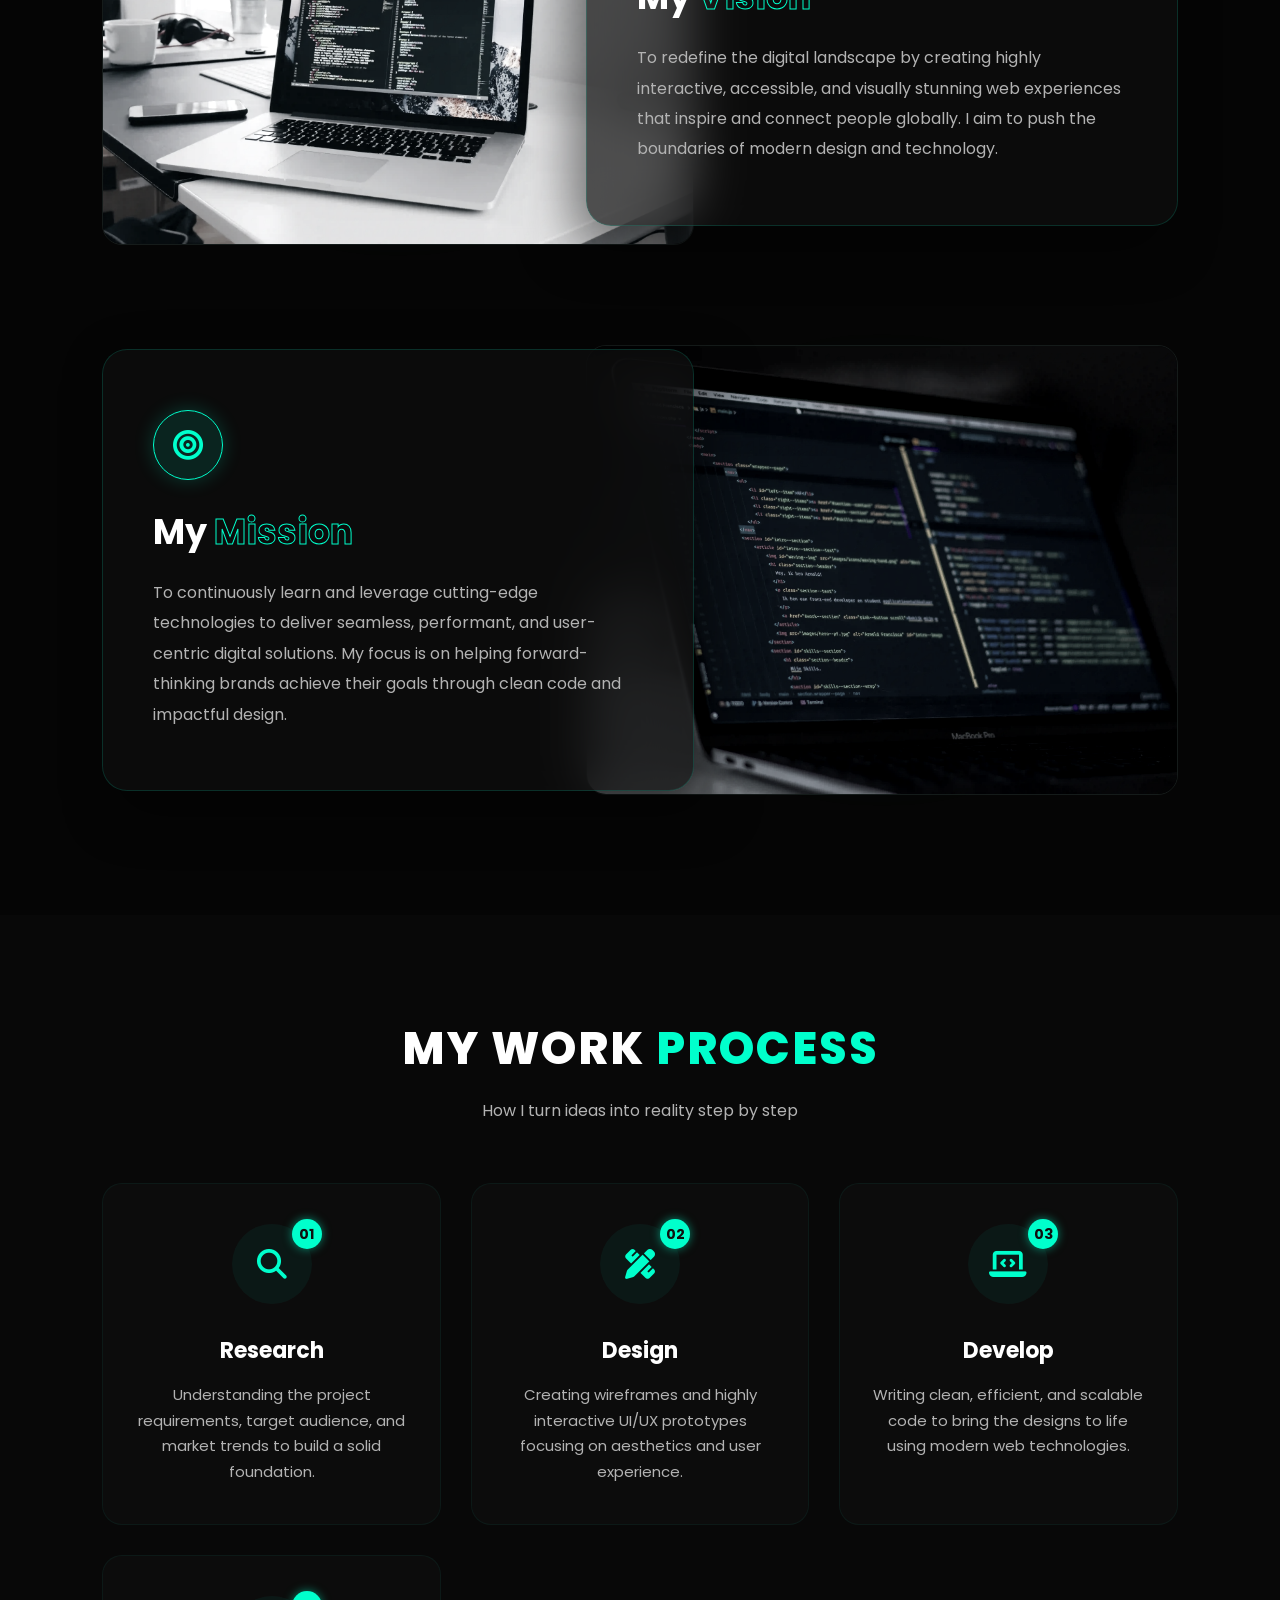
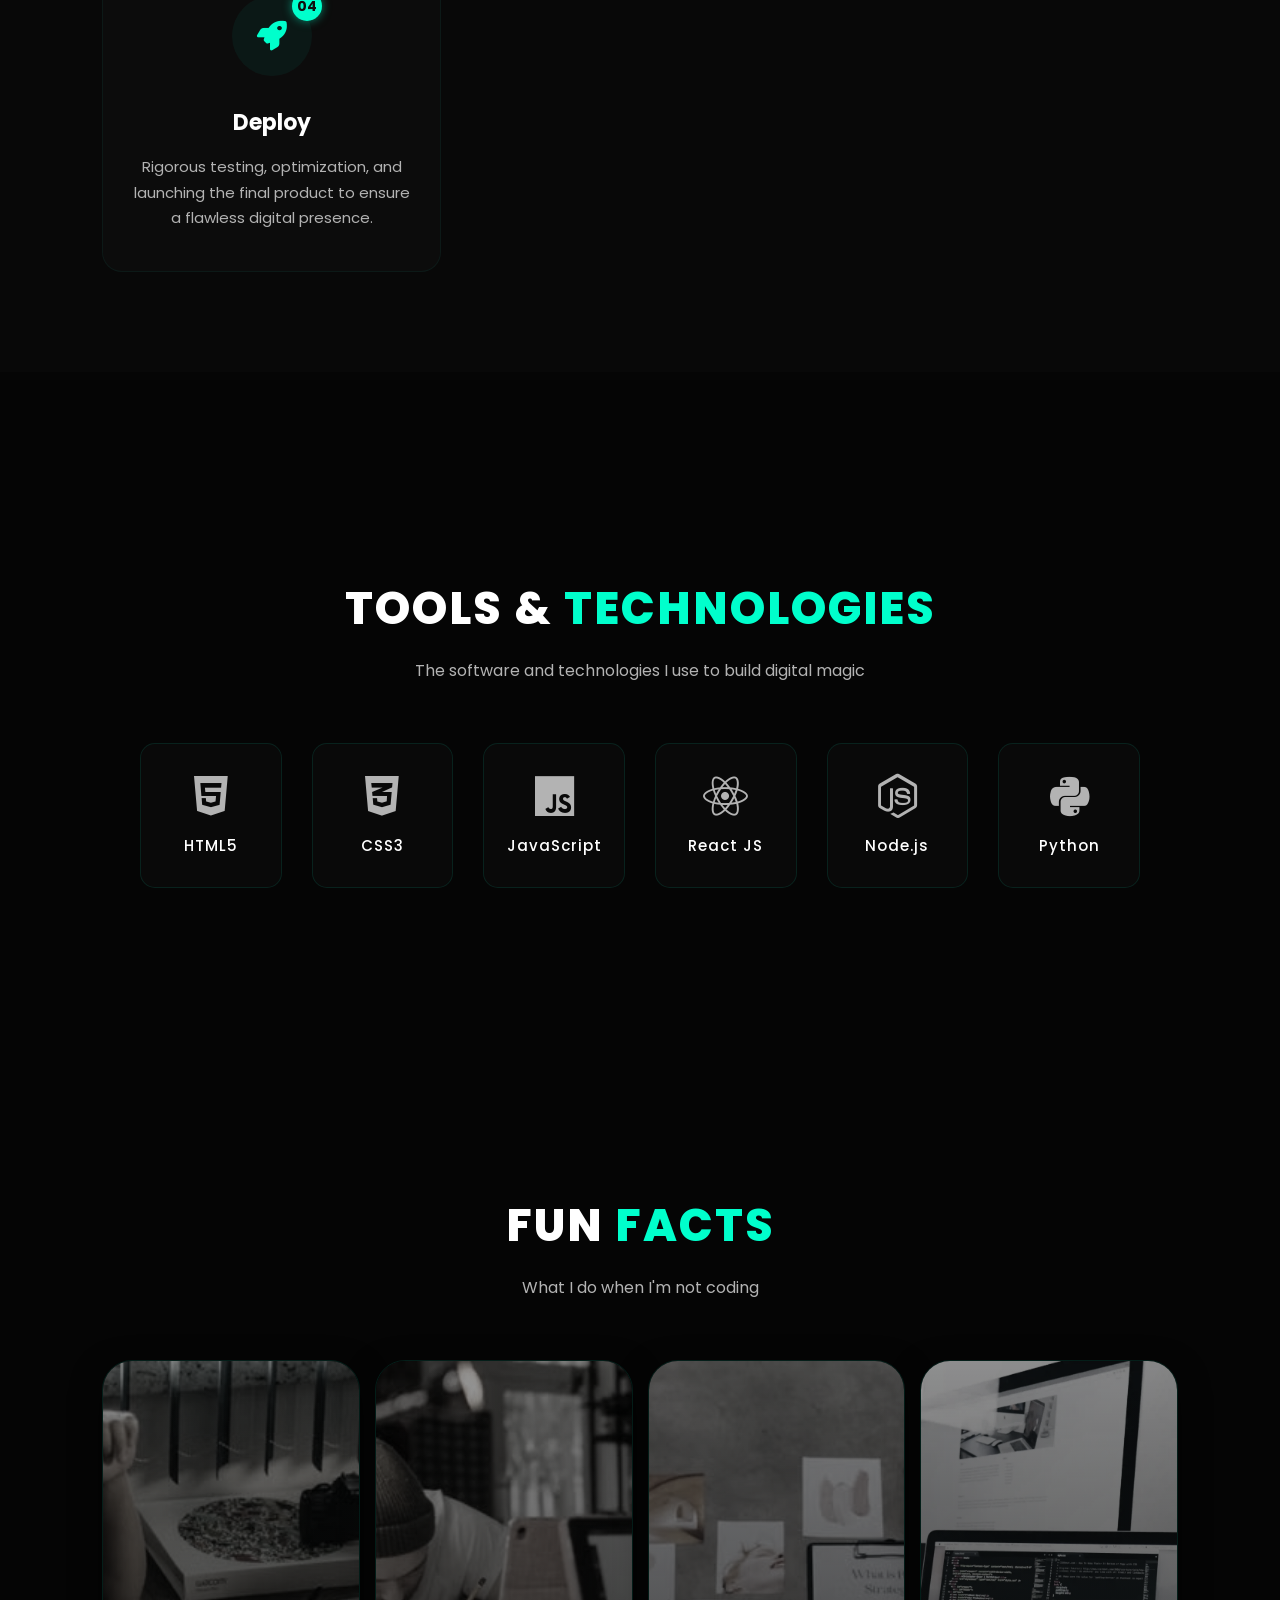
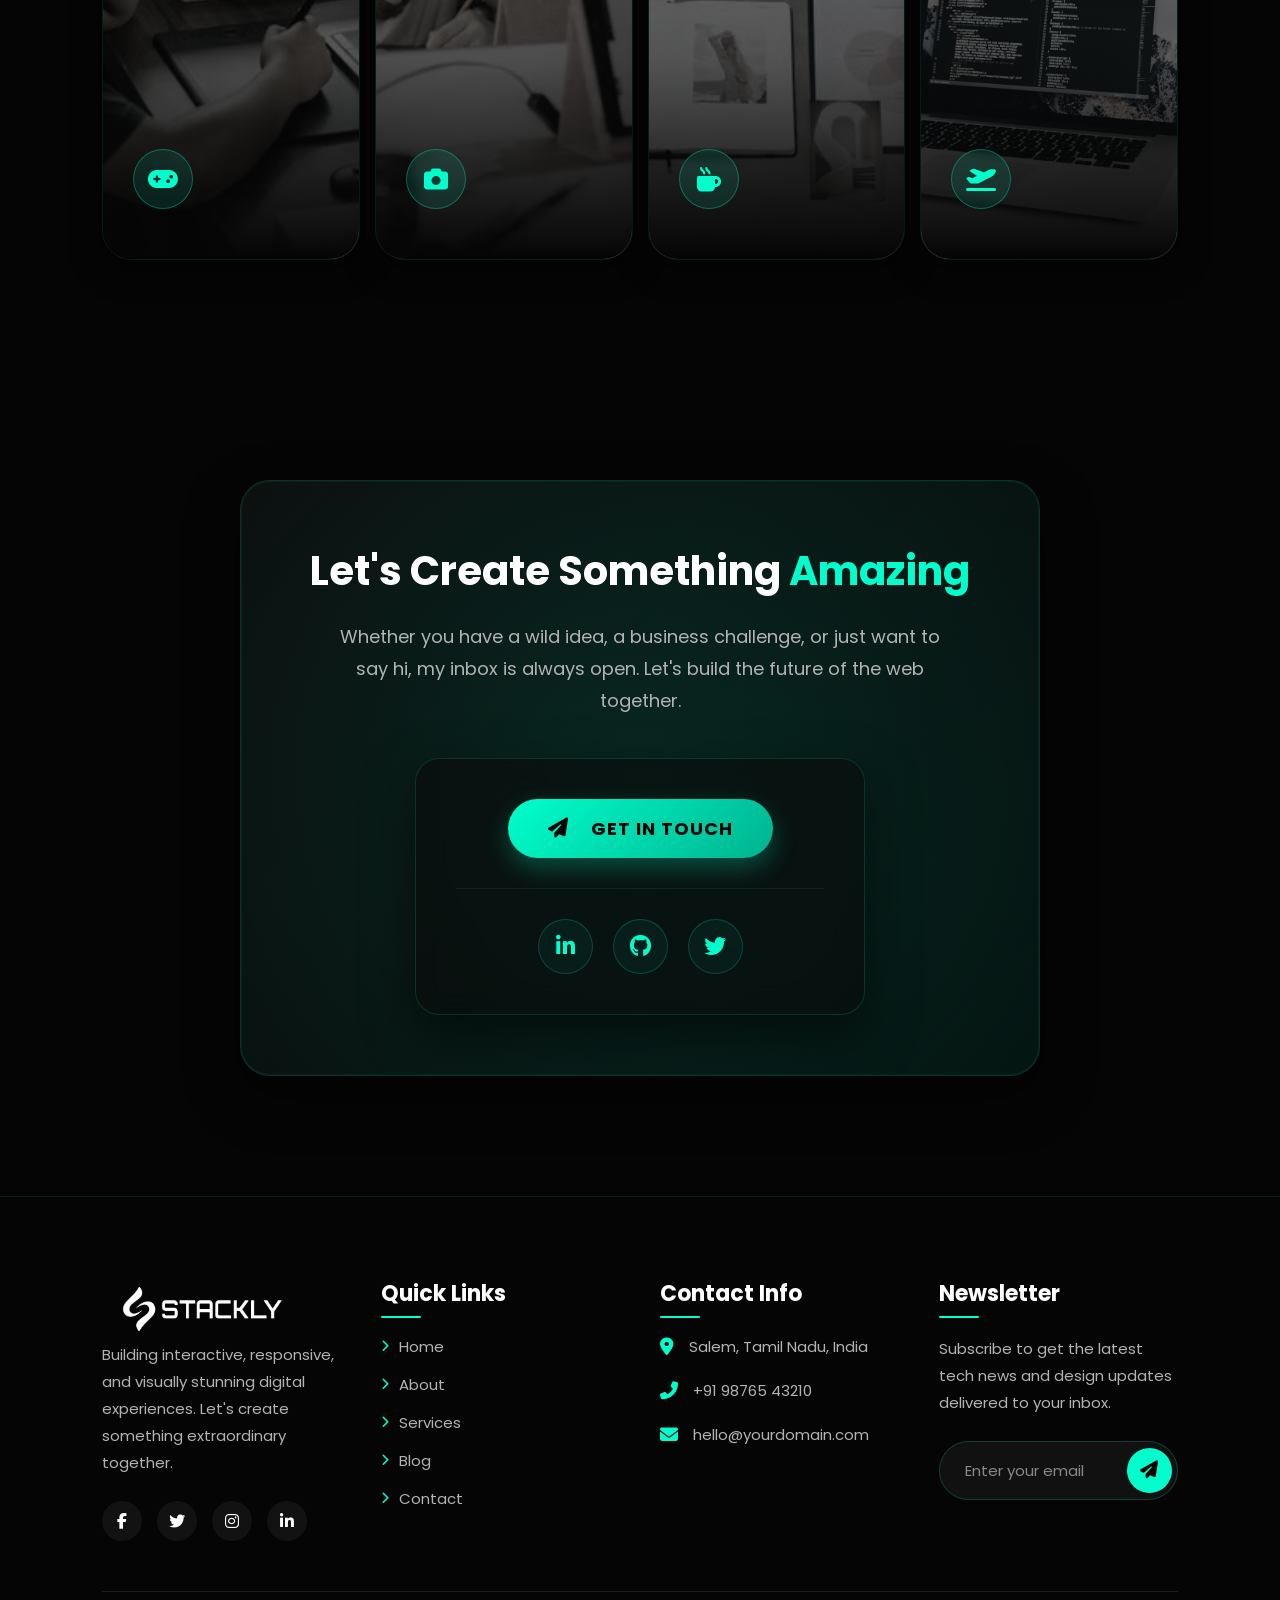
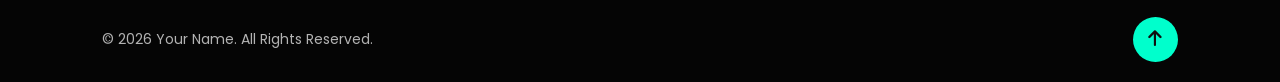
<file: about.html>
<!DOCTYPE html>
<html lang="en">

<head>
    <meta charset="UTF-8">
    <meta name="viewport" content="width=device-width, initial-scale=1.0">
    <title>About</title>
    <link rel="stylesheet" href="about.css">
    <link rel="stylesheet" href="creative.css">
    <link rel="stylesheet" href="https://cdnjs.cloudflare.com/ajax/libs/font-awesome/6.4.0/css/all.min.css">
</head>

<body>

    <div id="preloader" class="preloader-wrapper">
        <div class="loader-content">
            <div class="glow-ring">
                <div class="inner-circle"></div>
            </div>
            <div class="loader-text">Stackly<span>...</span></div>
            <div class="progress-bar-container">
                <div class="progress-bar" id="loader-progress"></div>
            </div>
            <div class="percentage" id="loader-percentage">0%</div>
        </div>
    </div>

    <nav class="navbar" id="navbar">
        <div class="logo">
            <a href="index.html" class="logo-container">
                <img src="./asset/logo.webp" alt="Company Logo" class="logo-img">
            </a>
        </div>

        <ul class="nav-links" id="nav-links">
            <li><a href="index.html">Home</a></li>
            <li><a href="about.html" class="active">About</a></li>
            <li><a href="services.html">Services</a></li>
            <li><a href="blog.html">Blog</a></li>
            <li><a href="contact.html">Contact</a></li>

            <li><a href="login.html" class="login-btn"><i class="fas fa-sign-in-alt"></i> Login</a></li>
        </ul>


        <div class="menu-btn" id="menu-btn">
            <i class="fas fa-bars"></i>
        </div>
    </nav>


    <section id="about-hero" class="about-hero-section">
        <div class="hero-bg-image"></div>
        <div class="hero-bg-overlay"></div>

        <div class="about-hero-content">
            <h1 class="gsap-about-title">Know Who <span>I Am</span></h1>
            <h3 class="gsap-about-subtitle">Designer, Developer & Dreamer</h3>
            <p class="gsap-about-text">
                I am a passionate creative developer who loves blending art with technology. Every pixel I push and
                every line of code I write is driven by a deep desire to build engaging and meaningful digital
                experiences.
            </p>
            <div class="gsap-about-btn-group">
                <a href="404.html" class="btn primary-btn"><i class="fas fa-arrow-down"></i> Discover My Story</a>
                <a href="404.html" class="btn outline-btn"><i class="fas fa-briefcase"></i> View Work</a>
            </div>
        </div>

        <div class="about-hero-visual gsap-about-visual">
            <div class="image-wrapper">
                <div class="glow-ring"></div>
                <img src="asset/po9.webp" alt="Creative Developer" class="hero-portrait">
            </div>

            <div class="floating-card card-1 gsap-float-card">
                <i class="fas fa-lightbulb"></i>
                <span>Creative</span>
            </div>
            <div class="floating-card card-2 gsap-float-card">
                <i class="fas fa-code"></i>
                <span>Logical</span>
            </div>
            <div class="floating-card card-3 gsap-float-card">
                <i class="fas fa-rocket"></i>
                <span>Fast</span>
            </div>
        </div>
    </section>




    <section id="journey" class="journey-section">
        <div class="section-heading" data-aos="fade-up">
            <h2>My <span>Story</span></h2>
            <p>The path that led me to become a creative developer</p>
        </div>

        <div class="journey-timeline">
            <div class="journey-item left" data-aos="fade-right">
                <div class="journey-icon">
                    <i class="fas fa-seedling"></i>
                </div>
                <div class="journey-content">
                    <h3>The Beginning</h3>
                    <span class="journey-year">2019</span>
                    <p>My journey started with a simple curiosity about how websites work. I wrote my first line of HTML
                        and was instantly hooked. That small spark quickly turned into a burning passion for web design
                        and development.</p>
                </div>
            </div>

            <div class="journey-item right" data-aos="fade-left">
                <div class="journey-icon">
                    <i class="fas fa-code"></i>
                </div>
                <div class="journey-content">
                    <h3>The Grind</h3>
                    <span class="journey-year">2021</span>
                    <p>I spent countless nights learning CSS, JavaScript, and modern frameworks. Building clone
                        websites, debugging errors, and experimenting with UI/UX designs helped me build a strong
                        technical foundation.</p>
                </div>
            </div>

            <div class="journey-item left" data-aos="fade-right">
                <div class="journey-icon">
                    <i class="fas fa-briefcase"></i>
                </div>
                <div class="journey-content">
                    <h3>Professional World</h3>
                    <span class="journey-year">2023</span>
                    <p>Started taking on freelance projects and collaborating with international clients. Delivering
                        high-quality, responsive, and animated websites became my core strength, helping brands
                        establish their digital presence.</p>
                </div>
            </div>

            <div class="journey-item right" data-aos="fade-left">
                <div class="journey-icon">
                    <i class="fas fa-rocket"></i>
                </div>
                <div class="journey-content">
                    <h3>Where I Am Now</h3>
                    <span class="journey-year">2026</span>
                    <p>Today, I am a full-time creative developer specializing in immersive web experiences. I
                        constantly explore new technologies like GSAP and WebGL to push the boundaries of modern web
                        design.</p>
                </div>
            </div>
        </div>
    </section>




    <section id="vision-mission" class="premium-vm-section">
        <div class="section-heading" data-aos="fade-up">
            <h2>Vision & <span>Mission</span></h2>
            <p>What drives me forward every single day</p>
        </div>

        <div class="vm-wrapper">
            <div class="vm-block gsap-vm-block">
                <div class="vm-image-container gsap-img-left">
                    <div class="vm-glow"></div>
                    <img src="asset/po5.webp" alt="Vision Image" class="vm-img">
                </div>
                <div class="vm-content-box gsap-content-right">
                    <div class="vm-icon-premium">
                        <i class="fas fa-eye"></i>
                    </div>
                    <h3>My <span>Vision</span></h3>
                    <p>To redefine the digital landscape by creating highly interactive, accessible, and visually
                        stunning web experiences that inspire and connect people globally. I aim to push the boundaries
                        of modern design and technology.</p>
                </div>
            </div>

            <div class="vm-block reverse gsap-vm-block">
                <div class="vm-image-container gsap-img-right">
                    <div class="vm-glow"></div>
                    <img src="asset/po8.webp" alt="Mission Image" class="vm-img">
                </div>
                <div class="vm-content-box gsap-content-left">
                    <div class="vm-icon-premium">
                        <i class="fas fa-bullseye"></i>
                    </div>
                    <h3>My <span>Mission</span></h3>
                    <p>To continuously learn and leverage cutting-edge technologies to deliver seamless, performant, and
                        user-centric digital solutions. My focus is on helping forward-thinking brands achieve their
                        goals through clean code and impactful design.</p>
                </div>
            </div>
        </div>
    </section>





    <section id="process" class="process-section">
        <div class="section-heading" data-aos="fade-up">
            <h2>My Work <span>Process</span></h2>
            <p>How I turn ideas into reality step by step</p>
        </div>

        <div class="process-container">
            <div class="process-card" data-aos="fade-up" data-aos-delay="100">
                <div class="process-icon">
                    <i class="fas fa-search"></i>
                    <span class="step-num">01</span>
                </div>
                <h3>Research</h3>
                <p>Understanding the project requirements, target audience, and market trends to build a solid
                    foundation.</p>
            </div>

            <div class="process-card" data-aos="fade-up" data-aos-delay="200">
                <div class="process-icon">
                    <i class="fas fa-pencil-ruler"></i>
                    <span class="step-num">02</span>
                </div>
                <h3>Design</h3>
                <p>Creating wireframes and highly interactive UI/UX prototypes focusing on aesthetics and user
                    experience.</p>
            </div>

            <div class="process-card" data-aos="fade-up" data-aos-delay="300">
                <div class="process-icon">
                    <i class="fas fa-laptop-code"></i>
                    <span class="step-num">03</span>
                </div>
                <h3>Develop</h3>
                <p>Writing clean, efficient, and scalable code to bring the designs to life using modern web
                    technologies.</p>
            </div>

            <div class="process-card" data-aos="fade-up" data-aos-delay="400">
                <div class="process-icon">
                    <i class="fas fa-rocket"></i>
                    <span class="step-num">04</span>
                </div>
                <h3>Deploy</h3>
                <p>Rigorous testing, optimization, and launching the final product to ensure a flawless digital
                    presence.</p>
            </div>
        </div>
    </section>




    <section id="tools" class="tools-section">
        <div class="section-heading" data-aos="fade-up">
            <h2>Tools & <span>Technologies</span></h2>
            <p>The software and technologies I use to build digital magic</p>
        </div>

        <div class="tools-container">
            <div class="tool-card" data-aos="zoom-in" data-aos-delay="100">
                <i class="fab fa-html5"></i>
                <span>HTML5</span>
            </div>

            <div class="tool-card" data-aos="zoom-in" data-aos-delay="200">
                <i class="fab fa-css3-alt"></i>
                <span>CSS3</span>
            </div>

            <div class="tool-card" data-aos="zoom-in" data-aos-delay="300">
                <i class="fab fa-js"></i>
                <span>JavaScript</span>
            </div>

            <div class="tool-card" data-aos="zoom-in" data-aos-delay="400">
                <i class="fab fa-react"></i>
                <span>React JS</span>
            </div>

            <div class="tool-card" data-aos="zoom-in" data-aos-delay="500">
                <i class="fab fa-node-js"></i>
                <span>Node.js</span>
            </div>



            <div class="tool-card" data-aos="zoom-in" data-aos-delay="800">
                <i class="fab fa-python"></i>
                <span>Python</span>
            </div>
        </div>
    </section>




    <section id="fun-facts" class="premium-facts-section">
        <div class="section-heading" data-aos="fade-up">
            <h2>Fun <span>Facts</span></h2>
            <p>What I do when I'm not coding</p>
        </div>

        <div class="facts-accordion" data-aos="fade-up" data-aos-delay="200">

            <!-- Panel 1: Gamer -->
            <div class="fact-panel">
                <img src="asset/po.webp" alt="Gamer" class="panel-bg">
                <div class="panel-overlay"></div>
                <div class="panel-content">
                    <div class="icon-box"><i class="fas fa-gamepad"></i></div>
                    <div class="text-content">
                        <h3>Gamer</h3>
                        <p>Strategizing and leading teams in competitive multiplayer arenas during my free time.</p>
                    </div>
                </div>
            </div>

            <!-- Panel 2: Photography -->
            <div class="fact-panel">
                <img src="asset/po1.webp" alt="Photography" class="panel-bg">
                <div class="panel-overlay"></div>
                <div class="panel-content">
                    <div class="icon-box"><i class="fas fa-camera"></i></div>
                    <div class="text-content">
                        <h3>Photography</h3>
                        <p>Capturing the hidden beauty of nature and busy urban streets through my camera lens.</p>
                    </div>
                </div>
            </div>

            <!-- Panel 3: Coffee Lover -->
            <div class="fact-panel">
                <img src="asset/po2.webp" alt="Coffee Lover" class="panel-bg">
                <div class="panel-overlay"></div>
                <div class="panel-content">
                    <div class="icon-box"><i class="fas fa-mug-hot"></i></div>
                    <div class="text-content">
                        <h3>Coffee Lover</h3>
                        <p>Fueled by caffeine. I've probably consumed enough espresso to fill a small swimming pool.</p>
                    </div>
                </div>
            </div>

            <!-- Panel 4: Traveler -->
            <div class="fact-panel">
                <img src="asset/po5.webp" alt="Traveler" class="panel-bg">
                <div class="panel-overlay"></div>
                <div class="panel-content">
                    <div class="icon-box"><i class="fas fa-plane-departure"></i></div>
                    <div class="text-content">
                        <h3>Traveler</h3>
                        <p>Exploring new cultures, tasting local cuisines, and finding fresh creative inspiration.</p>
                    </div>
                </div>
            </div>

        </div>
    </section>





    <section id="connect" class="cta-section">
        <div class="cta-container" data-aos="zoom-in" data-aos-duration="1000">
            <h2>Let's Create Something <span>Amazing</span></h2>
            <p>Whether you have a wild idea, a business challenge, or just want to say hi, my inbox is always open.
                Let's build the future of the web together.</p>

            <div class="cta-actions">
                <a href="404.html" class="btn"><i class="fas fa-paper-plane"></i> Get In Touch</a>
                <div class="cta-socials">
                    <a href="404.html"><i class="fab fa-linkedin-in"></i></a>
                    <a href="404.html"><i class="fab fa-github"></i></a>
                    <a href="404.html"><i class="fab fa-twitter"></i></a>
                </div>
            </div>
        </div>
    </section>


    <footer class="footer-section">
        <div class="footer-container">
            <div class="footer-about hidden-element">
                <a href="index.html" class="logo-container">
                    <img src="./asset/logo.webp" alt="Company Logo" class="logo-img">
                </a>
                <p>Building interactive, responsive, and visually stunning digital experiences. Let's create something
                    extraordinary together.</p>
                <div class="footer-socials">
                    <a href="404.html"><i class="fab fa-facebook-f"></i></a>
                    <a href="404.html"><i class="fab fa-twitter"></i></a>
                    <a href="404.html"><i class="fab fa-instagram"></i></a>
                    <a href="404.html"><i class="fab fa-linkedin-in"></i></a>
                </div>
            </div>

            <div class="footer-links hidden-element">
                <h3>Quick Links</h3>
                <ul>
                    <li><a href="index.html"><i class="fas fa-chevron-right"></i> Home</a></li>
                    <li><a href="about.html"><i class="fas fa-chevron-right"></i> About</a></li>
                    <li><a href="services.html"><i class="fas fa-chevron-right"></i> Services</a></li>
                    <li><a href="blog.html"><i class="fas fa-chevron-right"></i> Blog</a></li>
                    <li><a href="contact.html"><i class="fas fa-chevron-right"></i> Contact</a></li>
                </ul>
            </div>

            <div class="footer-contact hidden-element">
                <h3>Contact Info</h3>
                <ul>
                    <li><i class="fas fa-map-marker-alt"></i> Salem, Tamil Nadu, India</li>
                    <li><i class="fas fa-phone-alt"></i> +91 98765 43210</li>
                    <li><i class="fas fa-envelope"></i> hello@yourdomain.com</li>
                </ul>
            </div>

            <div class="footer-newsletter hidden-element">
                <h3>Newsletter</h3>
                <p>Subscribe to get the latest tech news and design updates delivered to your inbox.</p>
                <form class="newsletter-form" id="newsletterForm" novalidate>
                    <input type="email" id="newsEmail" placeholder="Enter your email" required
                        pattern="[a-z0-9._%+\-]+@[a-z0-9.\-]+\.[a-z]{2,}$">
                    <button type="submit"><i class="fas fa-paper-plane"></i></button>
                </form>
                <span id="validationMsg" class="validation-msg"></span>
            </div>
        </div>

        <div class="footer-bottom">
            <p>&copy; 2026 Your Name. All Rights Reserved.</p>
            <a href="about.html" class="scroll-top"><i class="fas fa-arrow-up"></i></a>
        </div>
    </footer>




    <script src="https://cdnjs.cloudflare.com/ajax/libs/gsap/3.12.2/gsap.min.js"></script>
    <script src="main.js"></script>


</body>

</html>
</file>
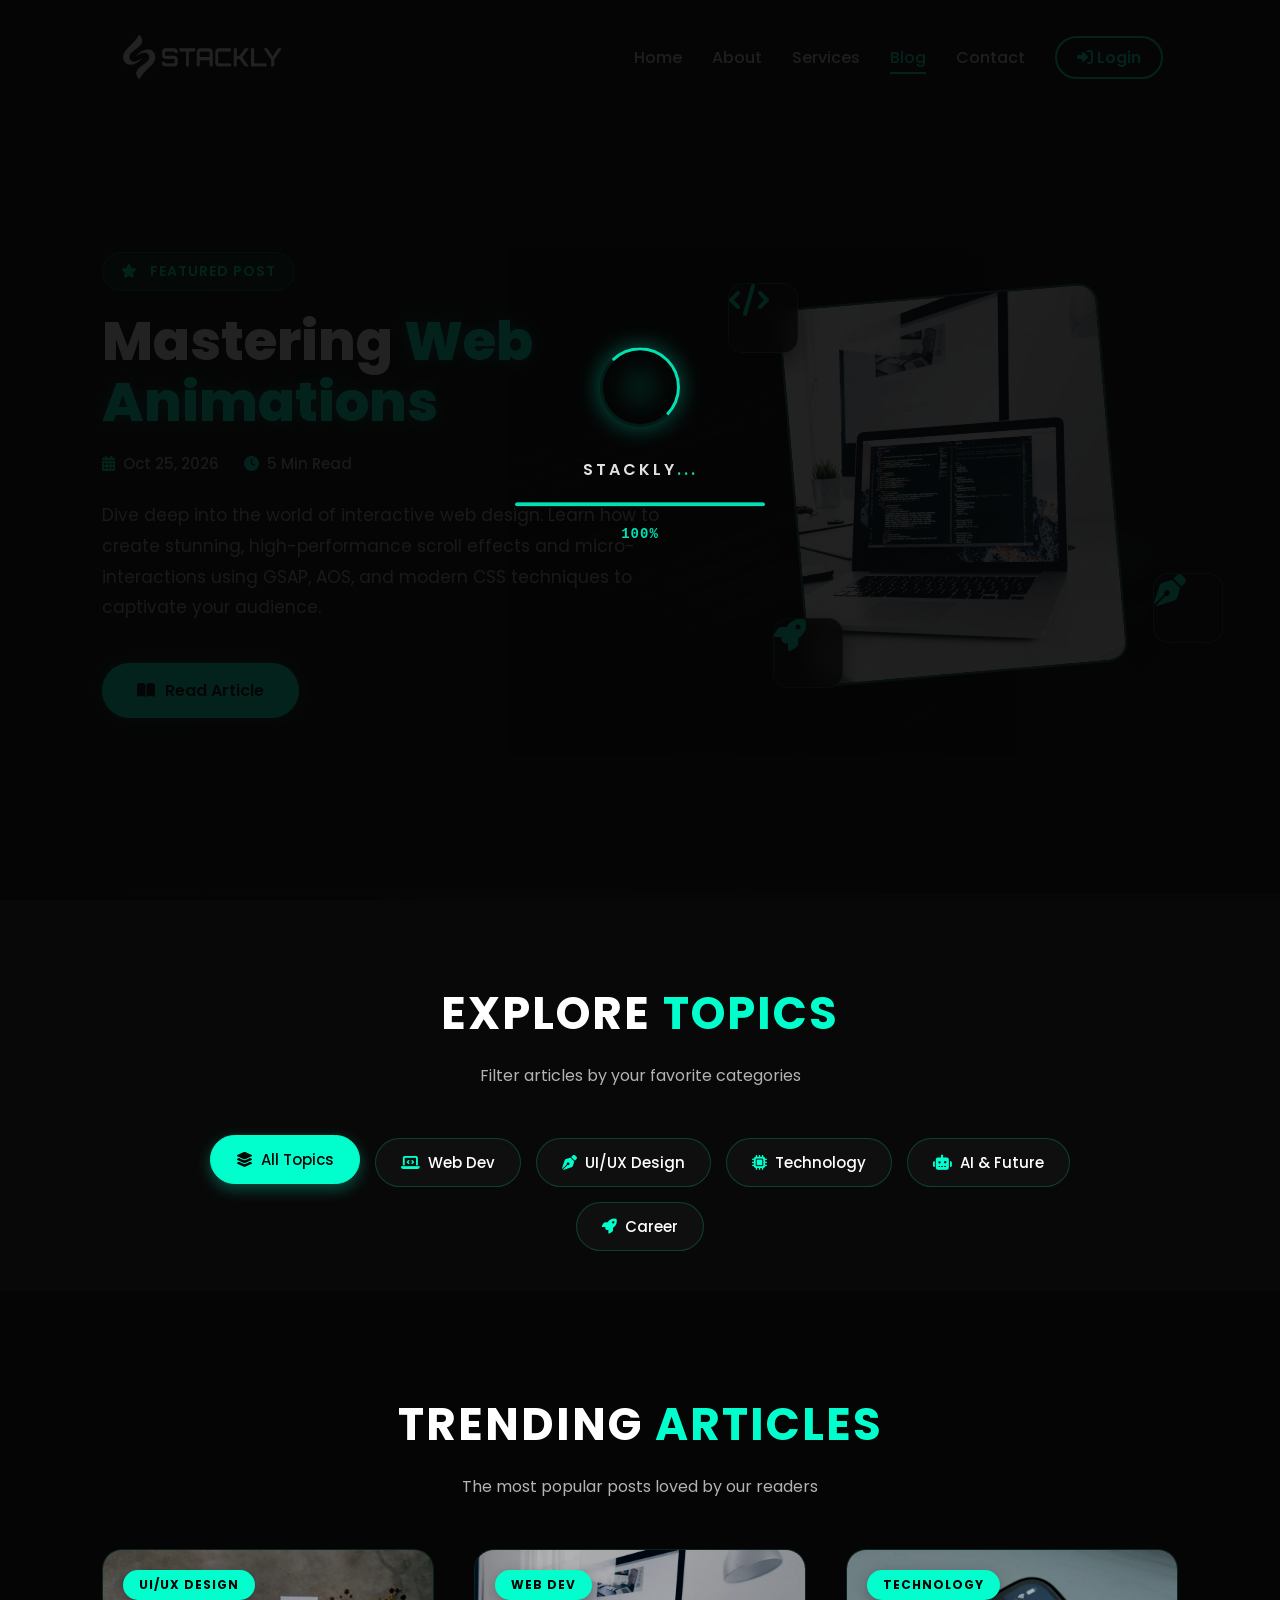
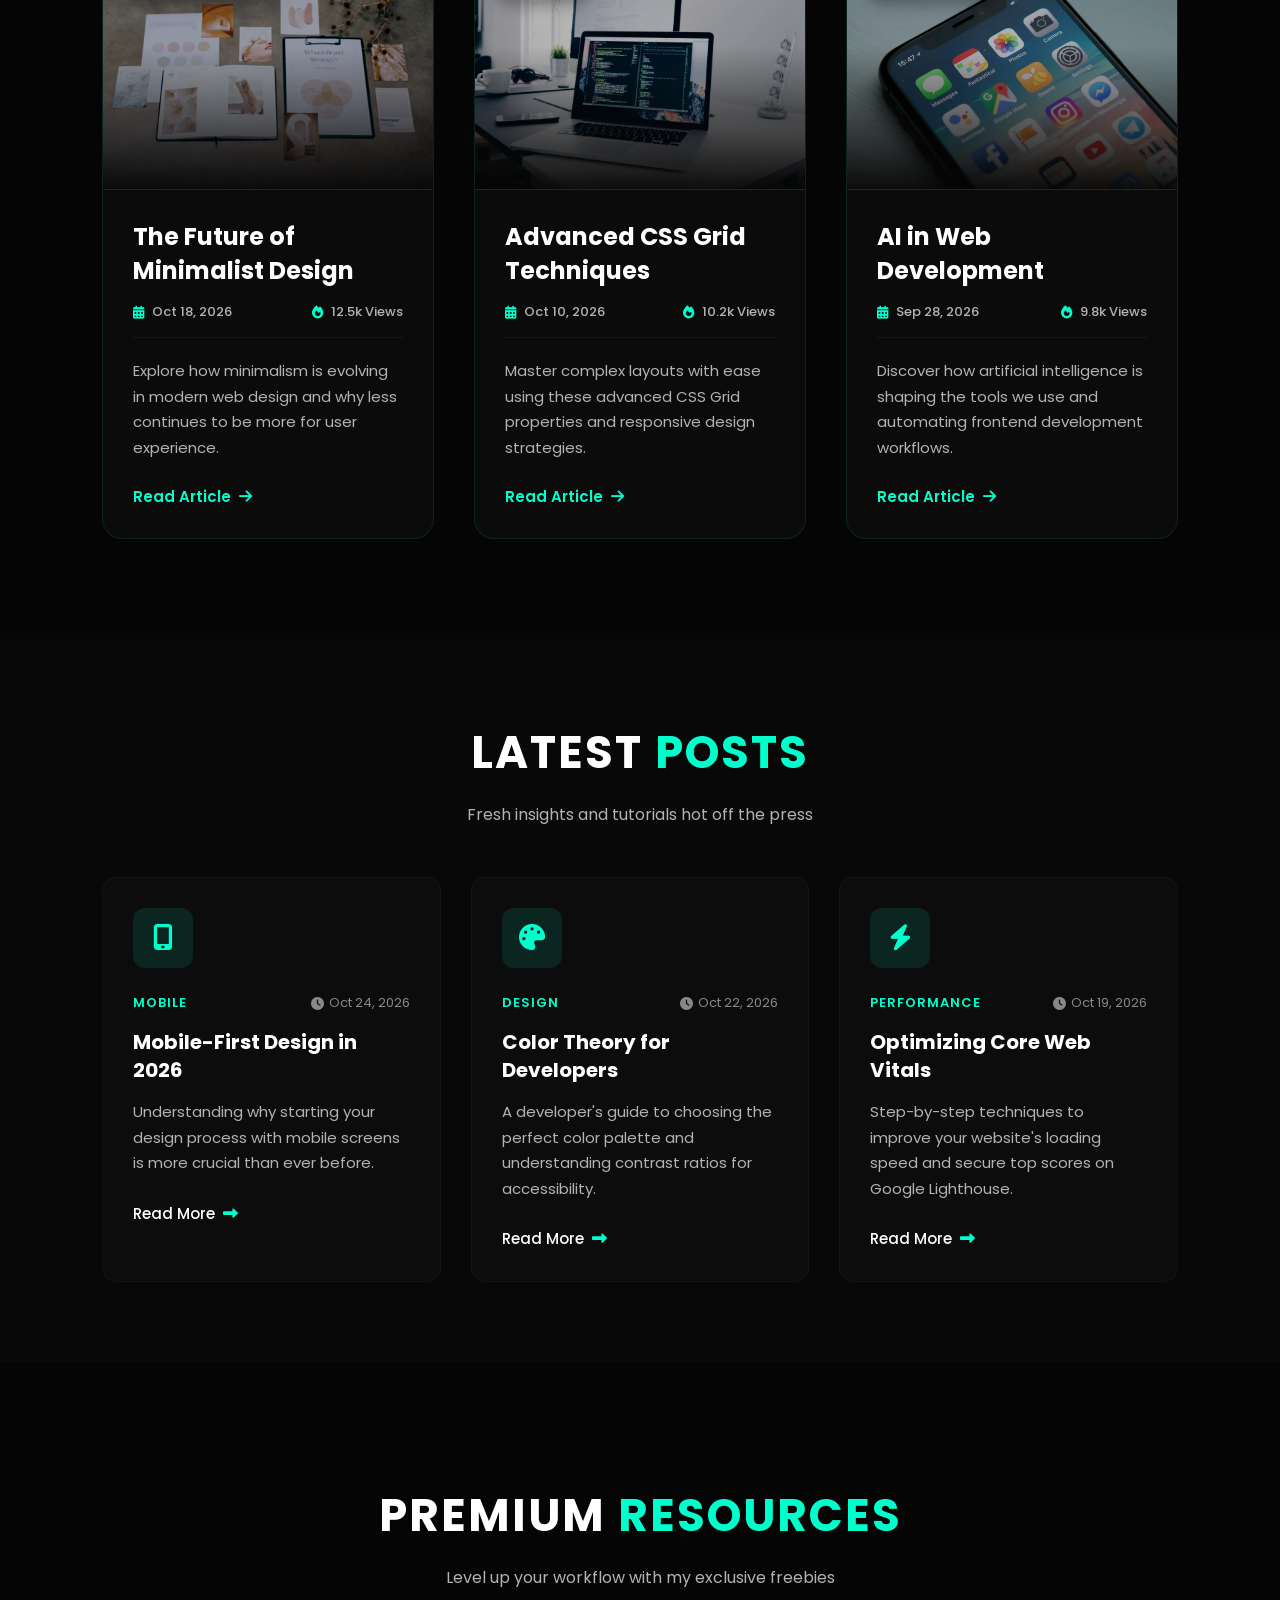
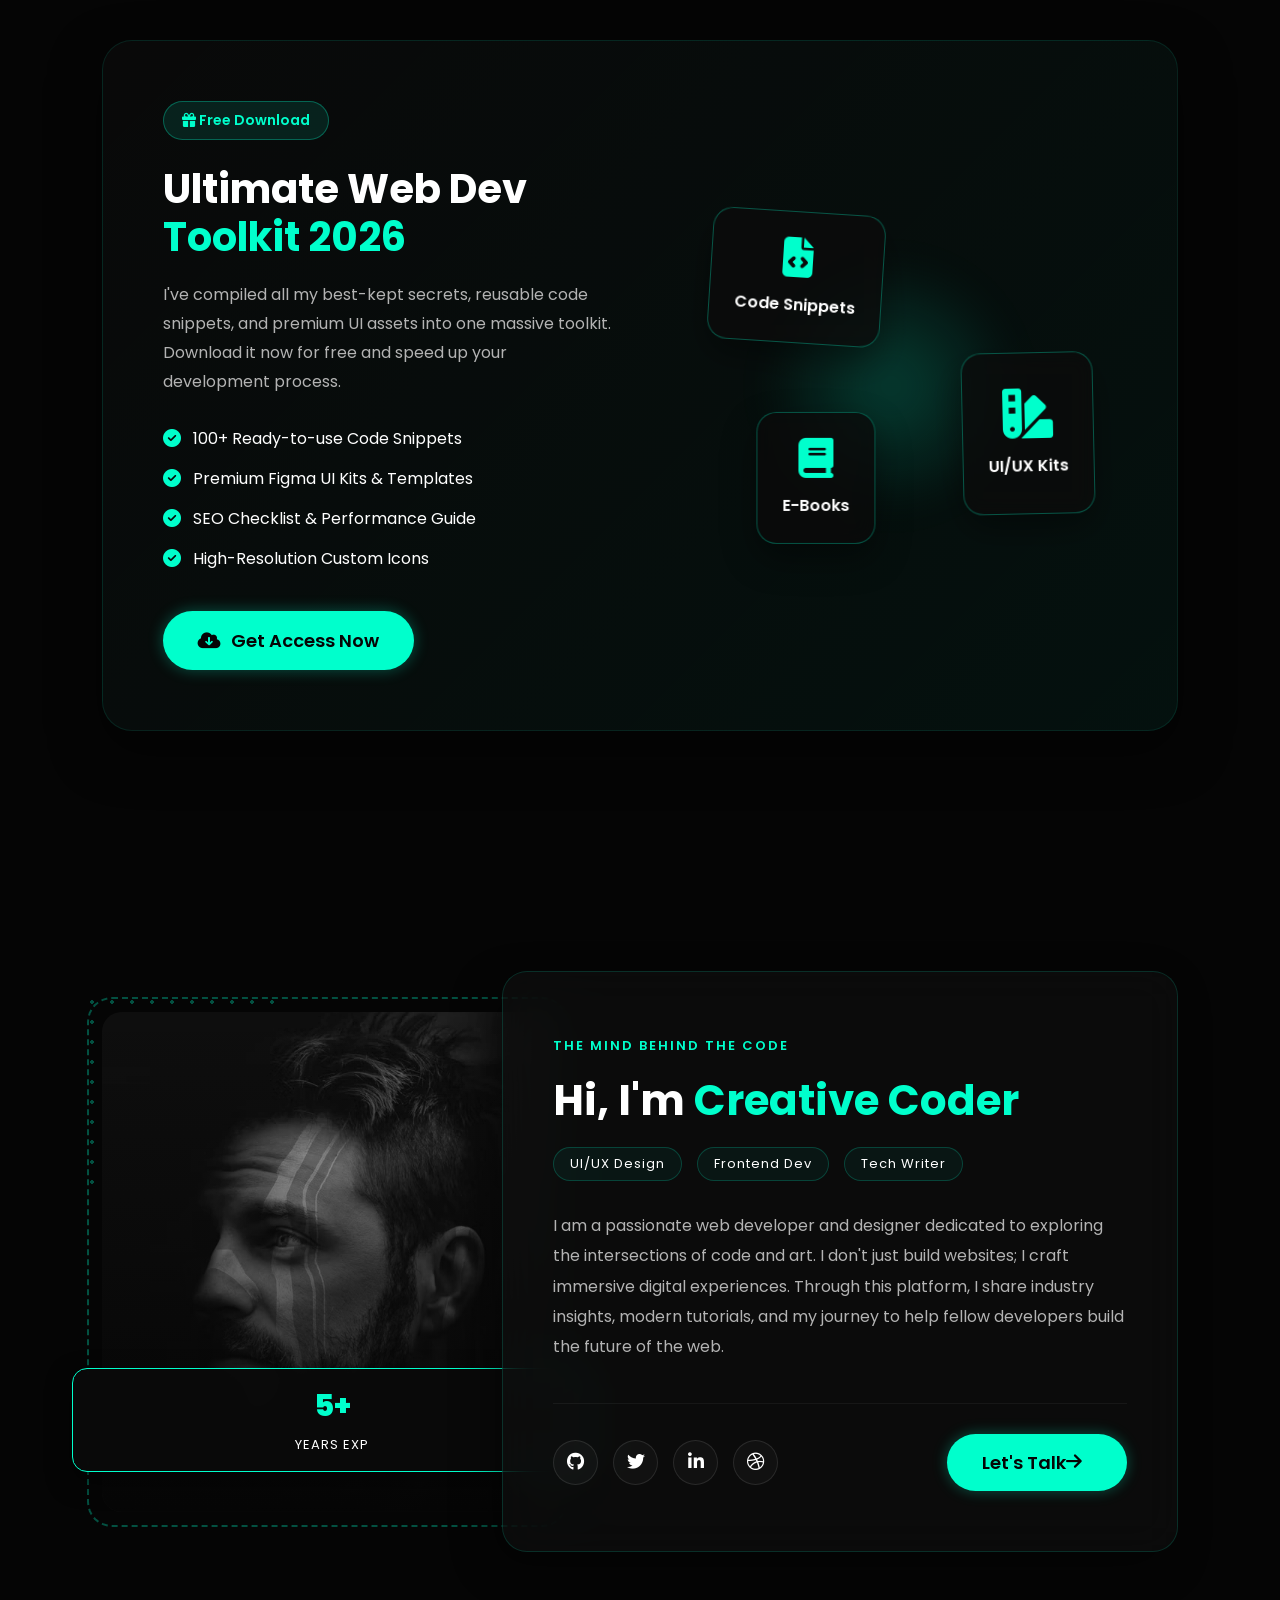
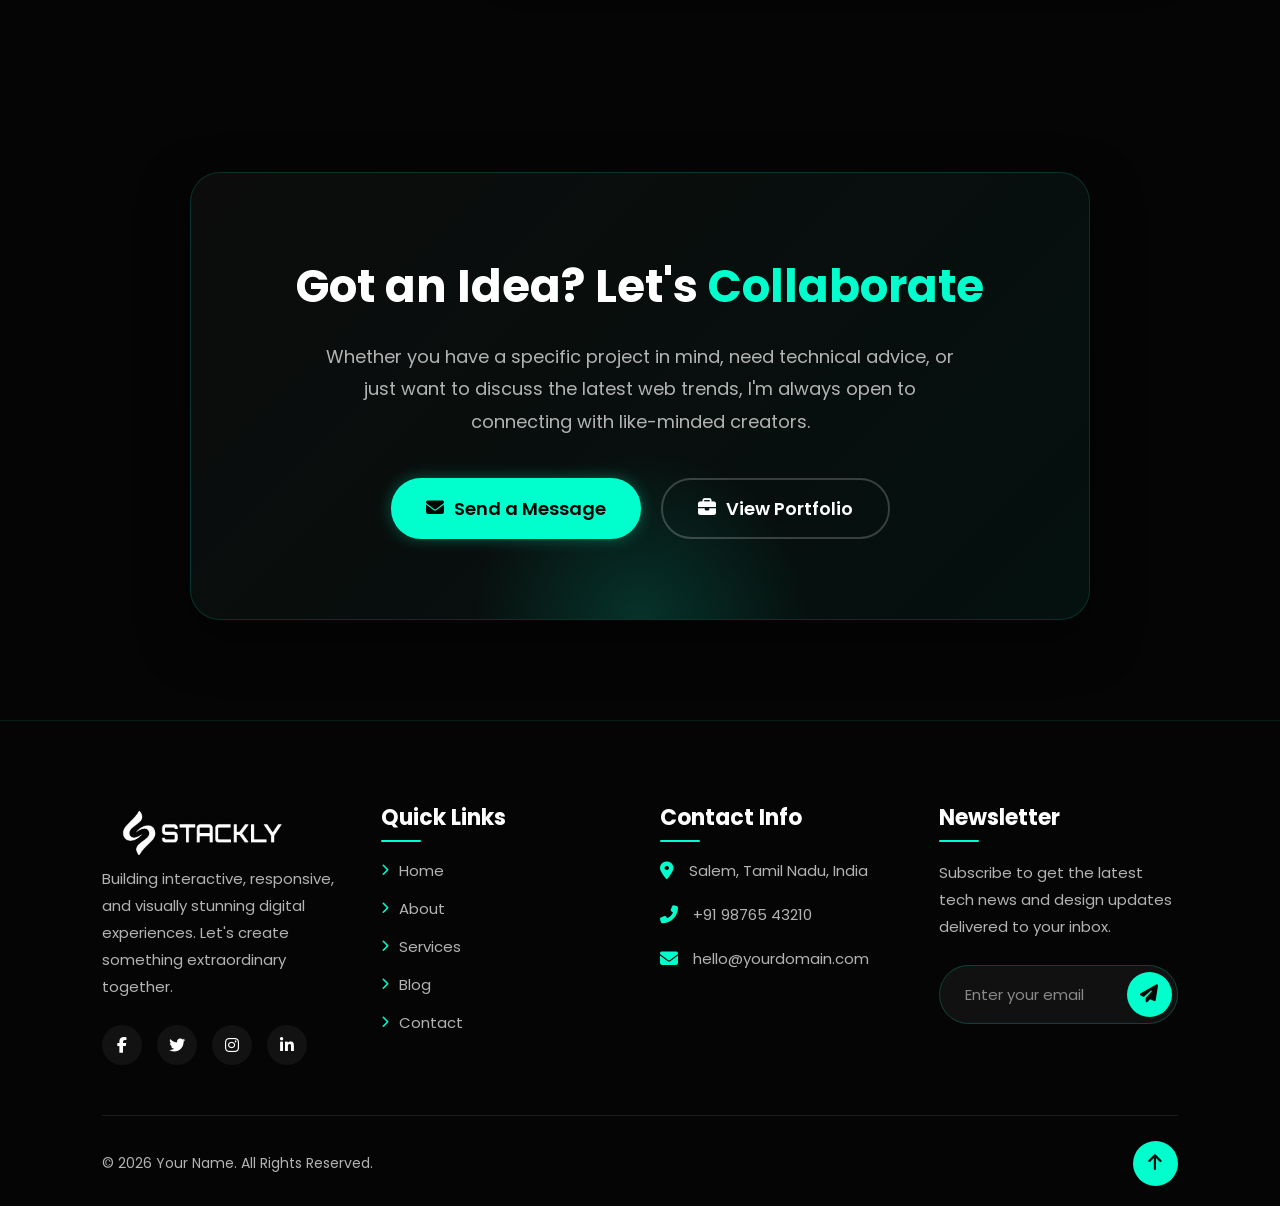
<file: blog.html>
<!DOCTYPE html>
<html lang="en">

<head>
    <meta charset="UTF-8">
    <meta name="viewport" content="width=device-width, initial-scale=1.0">
    <title>Blog</title>
    <link rel="stylesheet" href="blog.css">
    <link rel="stylesheet" href="creative.css">
    <link rel="stylesheet" href="https://cdnjs.cloudflare.com/ajax/libs/font-awesome/6.4.0/css/all.min.css">
</head>

<body>

    <div id="preloader" class="preloader-wrapper">
        <div class="loader-content">
            <div class="glow-ring">
                <div class="inner-circle"></div>
            </div>
            <div class="loader-text">Stackly<span>...</span></div>
            <div class="progress-bar-container">
                <div class="progress-bar" id="loader-progress"></div>
            </div>
            <div class="percentage" id="loader-percentage">0%</div>
        </div>
    </div>

    <nav class="navbar" id="navbar">
        <div class="logo">
            <a href="index.html" class="logo-container">
                <img src="./asset/logo.webp" alt="Company Logo" class="logo-img">
            </a>
        </div>

        <ul class="nav-links" id="nav-links">
            <li><a href="index.html">Home</a></li>
            <li><a href="about.html">About</a></li>
            <li><a href="services.html">Services</a></li>
            <li><a href="blog.html" class="active">Blog</a></li>
            <li><a href="contact.html">Contact</a></li>
            <li><a href="login.html" class="login-btn"><i class="fas fa-sign-in-alt"></i> Login</a></li>
        </ul>


        <div class="menu-btn" id="menu-btn">
            <i class="fas fa-bars"></i>
        </div>
    </nav>



    <section id="blog-hero" class="blog-hero-section">
        <div class="blog-bg-image"></div>
        <div class="blog-bg-overlay"></div>

        <div class="blog-hero-content">
            <div class="featured-badge gsap-blog-badge">
                <i class="fas fa-star"></i> Featured Post
            </div>
            <h1 class="gsap-blog-title">Mastering <span>Web Animations</span></h1>
            <div class="blog-meta gsap-blog-meta">
                <span><i class="fas fa-calendar-alt"></i> Oct 25, 2026</span>
                <span><i class="fas fa-clock"></i> 5 Min Read</span>
            </div>
            <p class="gsap-blog-text">
                Dive deep into the world of interactive web design. Learn how to create stunning, high-performance
                scroll effects and micro-interactions using GSAP, AOS, and modern CSS techniques to captivate your
                audience.
            </p>
            <div class="gsap-blog-btn">
                <a href="404.html" class="btn"><i class="fas fa-book-open"></i> Read Article</a>
            </div>
        </div>

        <div class="blog-hero-visual gsap-blog-visual">
            <div class="visual-image-wrapper">
                <div class="visual-glow"></div>
                <img src="./asset/po5.webp" alt="Coding Web Animations" class="blog-main-img">
            </div>
            <i class="fas fa-code floating-item item-1 gsap-f-item"></i>
            <i class="fas fa-pen-nib floating-item item-2 gsap-f-item"></i>
            <i class="fas fa-rocket floating-item item-3 gsap-f-item"></i>
        </div>
    </section>




    <section id="categories" class="categories-section">
        <div class="section-heading" data-aos="fade-up">
            <h2>Explore <span>Topics</span></h2>
            <p>Filter articles by your favorite categories</p>
        </div>

        <div class="category-filters" data-aos="fade-up" data-aos-delay="100">
            <a href="404.html" class="cat-btn active"><i class="fas fa-layer-group"></i> All Topics</a>
            <a href="404.html" class="cat-btn"><i class="fas fa-laptop-code"></i> Web Dev</a>
            <a href="404.html" class="cat-btn"><i class="fas fa-pen-nib"></i> UI/UX Design</a>
            <a href="404.html" class="cat-btn"><i class="fas fa-microchip"></i> Technology</a>
            <a href="404.html" class="cat-btn"><i class="fas fa-robot"></i> AI & Future</a>
            <a href="404.html" class="cat-btn"><i class="fas fa-rocket"></i> Career</a>
        </div>
    </section>




    <section id="trending" class="trending-section">
        <div class="section-heading" data-aos="fade-up">
            <h2>Trending <span>Articles</span></h2>
            <p>The most popular posts loved by our readers</p>
        </div>

        <div class="trending-grid">
            <article class="trending-card gsap-trend-card">
                <div class="trending-thumb">
                    <img src="asset/po2.webp" alt="UI/UX Design" class="trending-img">
                    <div class="thumb-overlay"></div>
                    <span class="category-tag">UI/UX Design</span>
                </div>
                <div class="trending-content">
                    <h3>The Future of Minimalist Design</h3>
                    <div class="article-meta">
                        <span><i class="fas fa-calendar-alt"></i> Oct 18, 2026</span>
                        <span><i class="fas fa-fire"></i> 12.5k Views</span>
                    </div>
                    <p>Explore how minimalism is evolving in modern web design and why less continues to be more for
                        user experience.</p>
                    <a href="404.html" class="read-more">Read Article <i class="fas fa-arrow-right"></i></a>
                </div>
            </article>

            <article class="trending-card gsap-trend-card">
                <div class="trending-thumb">
                    <img src="asset/po5.webp" alt="Web Development" class="trending-img">
                    <div class="thumb-overlay"></div>
                    <span class="category-tag">Web Dev</span>
                </div>
                <div class="trending-content">
                    <h3>Advanced CSS Grid Techniques</h3>
                    <div class="article-meta">
                        <span><i class="fas fa-calendar-alt"></i> Oct 10, 2026</span>
                        <span><i class="fas fa-fire"></i> 10.2k Views</span>
                    </div>
                    <p>Master complex layouts with ease using these advanced CSS Grid properties and responsive design
                        strategies.</p>
                    <a href="404.html" class="read-more">Read Article <i class="fas fa-arrow-right"></i></a>
                </div>
            </article>

            <article class="trending-card gsap-trend-card">
                <div class="trending-thumb">
                    <img src="asset/po7.webp" alt="Technology AI" class="trending-img">
                    <div class="thumb-overlay"></div>
                    <span class="category-tag">Technology</span>
                </div>
                <div class="trending-content">
                    <h3>AI in Web Development</h3>
                    <div class="article-meta">
                        <span><i class="fas fa-calendar-alt"></i> Sep 28, 2026</span>
                        <span><i class="fas fa-fire"></i> 9.8k Views</span>
                    </div>
                    <p>Discover how artificial intelligence is shaping the tools we use and automating frontend
                        development workflows.</p>
                    <a href="404.html" class="read-more">Read Article <i class="fas fa-arrow-right"></i></a>
                </div>
            </article>
        </div>
    </section>




    <section id="latest-posts" class="latest-posts-section">
        <div class="section-heading" data-aos="fade-up">
            <h2>Latest <span>Posts</span></h2>
            <p>Fresh insights and tutorials hot off the press</p>
        </div>

        <div class="latest-grid">
            <article class="latest-card" data-aos="fade-up" data-aos-delay="100">
                <div class="latest-icon-box">
                    <i class="fas fa-mobile-alt"></i>
                </div>
                <div class="latest-content">
                    <div class="latest-meta">
                        <span class="tag">Mobile</span>
                        <span class="date"><i class="fas fa-clock"></i> Oct 24, 2026</span>
                    </div>
                    <h3>Mobile-First Design in 2026</h3>
                    <p>Understanding why starting your design process with mobile screens is more crucial than ever
                        before.</p>
                    <a href="404.html" class="latest-read-btn">Read More <i class="fas fa-long-arrow-alt-right"></i></a>
                </div>
            </article>

            <article class="latest-card" data-aos="fade-up" data-aos-delay="200">
                <div class="latest-icon-box">
                    <i class="fas fa-palette"></i>
                </div>
                <div class="latest-content">
                    <div class="latest-meta">
                        <span class="tag">Design</span>
                        <span class="date"><i class="fas fa-clock"></i> Oct 22, 2026</span>
                    </div>
                    <h3>Color Theory for Developers</h3>
                    <p>A developer's guide to choosing the perfect color palette and understanding contrast ratios for
                        accessibility.</p>
                    <a href="404.html" class="latest-read-btn">Read More <i class="fas fa-long-arrow-alt-right"></i></a>
                </div>
            </article>

            <article class="latest-card" data-aos="fade-up" data-aos-delay="300">
                <div class="latest-icon-box">
                    <i class="fas fa-bolt"></i>
                </div>
                <div class="latest-content">
                    <div class="latest-meta">
                        <span class="tag">Performance</span>
                        <span class="date"><i class="fas fa-clock"></i> Oct 19, 2026</span>
                    </div>
                    <h3>Optimizing Core Web Vitals</h3>
                    <p>Step-by-step techniques to improve your website's loading speed and secure top scores on Google
                        Lighthouse.</p>
                    <a href="404.html" class="latest-read-btn">Read More <i class="fas fa-long-arrow-alt-right"></i></a>
                </div>
            </article>


        </div>
    </section>



    <section id="premium-resources" class="resources-section">
        <div class="section-heading" data-aos="fade-up">
            <h2>Premium <span>Resources</span></h2>
            <p>Level up your workflow with my exclusive freebies</p>
        </div>

        <div class="resource-wrapper">
            <div class="resource-content" data-aos="fade-right" data-aos-duration="1000">
                <div class="resource-badge"><i class="fas fa-gift"></i> Free Download</div>
                <h3>Ultimate Web Dev <span>Toolkit 2026</span></h3>
                <p>I've compiled all my best-kept secrets, reusable code snippets, and premium UI assets into one
                    massive toolkit. Download it now for free and speed up your development process.</p>

                <ul class="resource-features">
                    <li><i class="fas fa-check-circle"></i> 100+ Ready-to-use Code Snippets</li>
                    <li><i class="fas fa-check-circle"></i> Premium Figma UI Kits & Templates</li>
                    <li><i class="fas fa-check-circle"></i> SEO Checklist & Performance Guide</li>
                    <li><i class="fas fa-check-circle"></i> High-Resolution Custom Icons</li>
                </ul>

                <a href="404.html" class="btn resource-btn">
                    <i class="fas fa-cloud-download-alt"></i> Get Access Now
                </a>
            </div>

            <div class="resource-visual" data-aos="fade-left" data-aos-duration="1000">
                <div class="res-glow-bg"></div>
                <div class="floating-cards-container">
                    <div class="res-card card-1 gsap-float-1">
                        <i class="fas fa-file-code"></i>
                        <span>Code Snippets</span>
                    </div>
                    <div class="res-card card-2 gsap-float-2">
                        <i class="fas fa-swatchbook"></i>
                        <span>UI/UX Kits</span>
                    </div>
                    <div class="res-card card-3 gsap-float-3">
                        <i class="fas fa-book"></i>
                        <span>E-Books</span>
                    </div>
                </div>
            </div>
        </div>
    </section>



    <section id="author-bio" class="premium-author-section">
        <div class="author-wrapper">

            <div class="author-visual gsap-author-img">
                <div class="visual-bg-pattern"></div>
                <div class="author-img-box">
                    <img src="asset/po11.webp" alt="Author Portrait" class="author-image">
                    <div class="img-overlay"></div>
                </div>
                <div class="rotating-border"></div>

                <div class="exp-badge floating-anim">
                    <h2>5+</h2>
                    <span>Years Exp</span>
                </div>
            </div>

            <div class="author-content gsap-author-content">
                <span class="author-tag"> The Mind Behind The Code</span>
                <h2>Hi, I'm <span>Creative Coder</span></h2>

                <div class="author-skills">
                    <span class="skill-pill">UI/UX Design</span>
                    <span class="skill-pill">Frontend Dev</span>
                    <span class="skill-pill">Tech Writer</span>
                </div>

                <p>
                    I am a passionate web developer and designer dedicated to exploring the intersections of code and
                    art. I don't just build websites; I craft immersive digital experiences. Through this platform, I
                    share industry insights, modern tutorials, and my journey to help fellow developers build the future
                    of the web.
                </p>

                <div class="author-footer">
                    <div class="author-socials">
                        <a href="404.html"><i class="fab fa-github"></i></a>
                        <a href="404.html"><i class="fab fa-twitter"></i></a>
                        <a href="404.html"><i class="fab fa-linkedin-in"></i></a>
                        <a href="404.html"><i class="fab fa-dribbble"></i></a>
                    </div>
                    <a href="404.html" class="btn primary-btn">Let's Talk <i class="fas fa-arrow-right"></i></a>
                </div>
            </div>

        </div>
    </section>




    <section id="connect-cta" class="blog-cta-section">
        <div class="blog-cta-wrapper" data-aos="zoom-in-up" data-aos-duration="1000">
            <div class="blog-cta-glow"></div>
            <h2 class="cta-title">Got an Idea? Let's <span>Collaborate</span></h2>
            <p class="cta-desc">Whether you have a specific project in mind, need technical advice, or just want to
                discuss the latest web trends, I'm always open to connecting with like-minded creators.</p>
            <div class="cta-btn-group">
                <a href="404.html" class="btn primary-btn"><i class="fas fa-envelope"></i> Send a Message</a>
                <a href="404.html" class="btn secondary-btn"><i class="fas fa-briefcase"></i> View Portfolio</a>
            </div>
        </div>
    </section>


    <footer class="footer-section">
        <div class="footer-container">
            <div class="footer-about hidden-element">
                <a href="index.html" class="logo-container">
                    <img src="./asset/logo.webp" alt="Company Logo" class="logo-img">
                </a>
                <p>Building interactive, responsive, and visually stunning digital experiences. Let's create something
                    extraordinary together.</p>
                <div class="footer-socials">
                    <a href="404.html"><i class="fab fa-facebook-f"></i></a>
                    <a href="404.html"><i class="fab fa-twitter"></i></a>
                    <a href="404.html"><i class="fab fa-instagram"></i></a>
                    <a href="404.html"><i class="fab fa-linkedin-in"></i></a>
                </div>
            </div>

            <div class="footer-links hidden-element">
                <h3>Quick Links</h3>
                <ul>
                    <li><a href="index.html"><i class="fas fa-chevron-right"></i> Home</a></li>
                    <li><a href="about.html"><i class="fas fa-chevron-right"></i> About</a></li>
                    <li><a href="services.html"><i class="fas fa-chevron-right"></i> Services</a></li>
                    <li><a href="blog.html"><i class="fas fa-chevron-right"></i> Blog</a></li>
                    <li><a href="contact.html"><i class="fas fa-chevron-right"></i> Contact</a></li>
                </ul>
            </div>

            <div class="footer-contact hidden-element">
                <h3>Contact Info</h3>
                <ul>
                    <li><i class="fas fa-map-marker-alt"></i> Salem, Tamil Nadu, India</li>
                    <li><i class="fas fa-phone-alt"></i> +91 98765 43210</li>
                    <li><i class="fas fa-envelope"></i> hello@yourdomain.com</li>
                </ul>
            </div>

            <div class="footer-newsletter hidden-element">
                <h3>Newsletter</h3>
                <p>Subscribe to get the latest tech news and design updates delivered to your inbox.</p>
                <form class="newsletter-form" id="newsletterForm" novalidate>
                    <input type="email" id="newsEmail" placeholder="Enter your email" required
                        pattern="[a-z0-9._%+\-]+@[a-z0-9.\-]+\.[a-z]{2,}$">
                    <button type="submit"><i class="fas fa-paper-plane"></i></button>
                </form>
                <span id="validationMsg" class="validation-msg"></span>
            </div>
        </div>

        <div class="footer-bottom">
            <p>&copy; 2026 Your Name. All Rights Reserved.</p>
            <a href="blog.html" class="scroll-top"><i class="fas fa-arrow-up"></i></a>
        </div>
    </footer>






    <script src="https://cdnjs.cloudflare.com/ajax/libs/gsap/3.12.2/gsap.min.js"></script>
    <script src="main.js"></script>

    <script>








        document.addEventListener("DOMContentLoaded", () => {
            gsap.to(".gsap-float-1", {
                y: -20,
                rotation: 5,
                duration: 3,
                repeat: -1,
                yoyo: true,
                ease: "power1.inOut"
            });

            gsap.to(".gsap-float-2", {
                y: 25,
                rotation: -5,
                duration: 4,
                repeat: -1,
                yoyo: true,
                ease: "power1.inOut",
                delay: 0.5
            });

            gsap.to(".gsap-float-3", {
                y: -15,
                x: 10,
                duration: 3.5,
                repeat: -1,
                yoyo: true,
                ease: "power1.inOut",
                delay: 1
            });
        });
    </script>

</body>

</html>
</file>
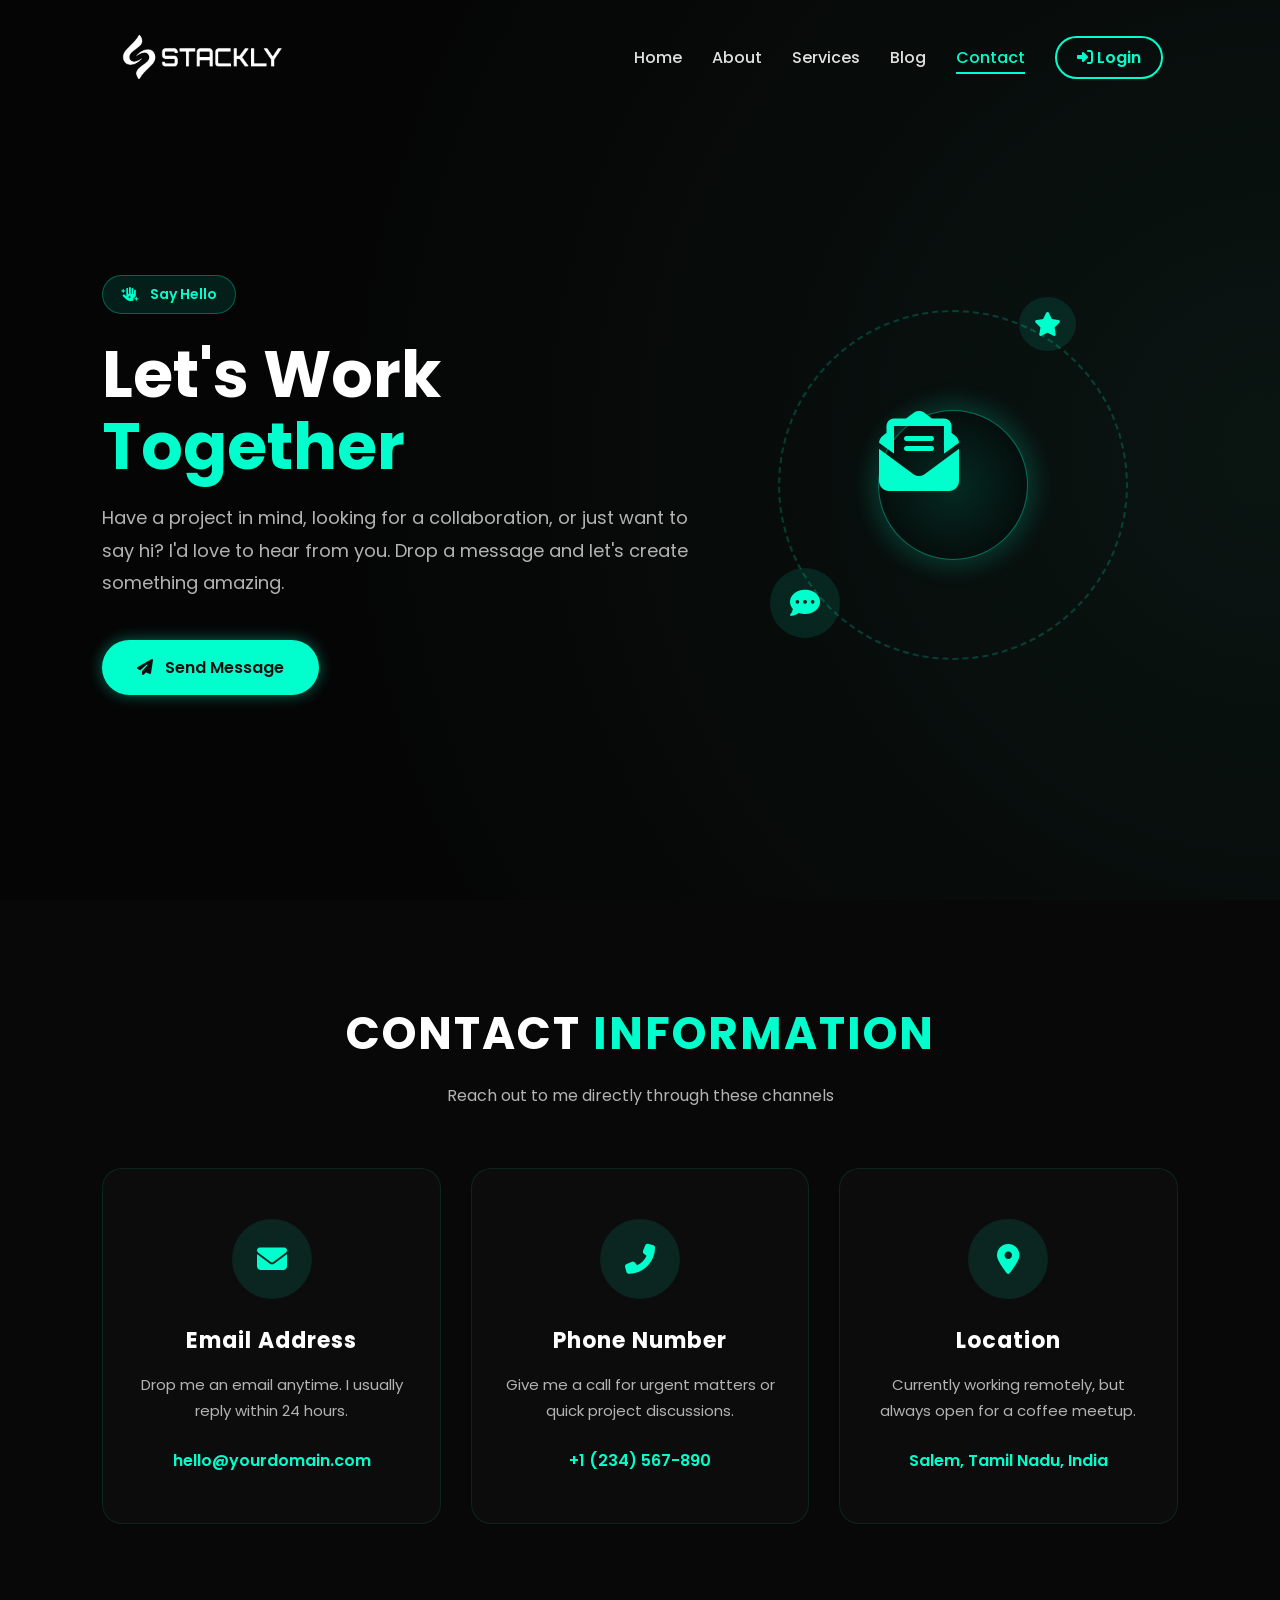
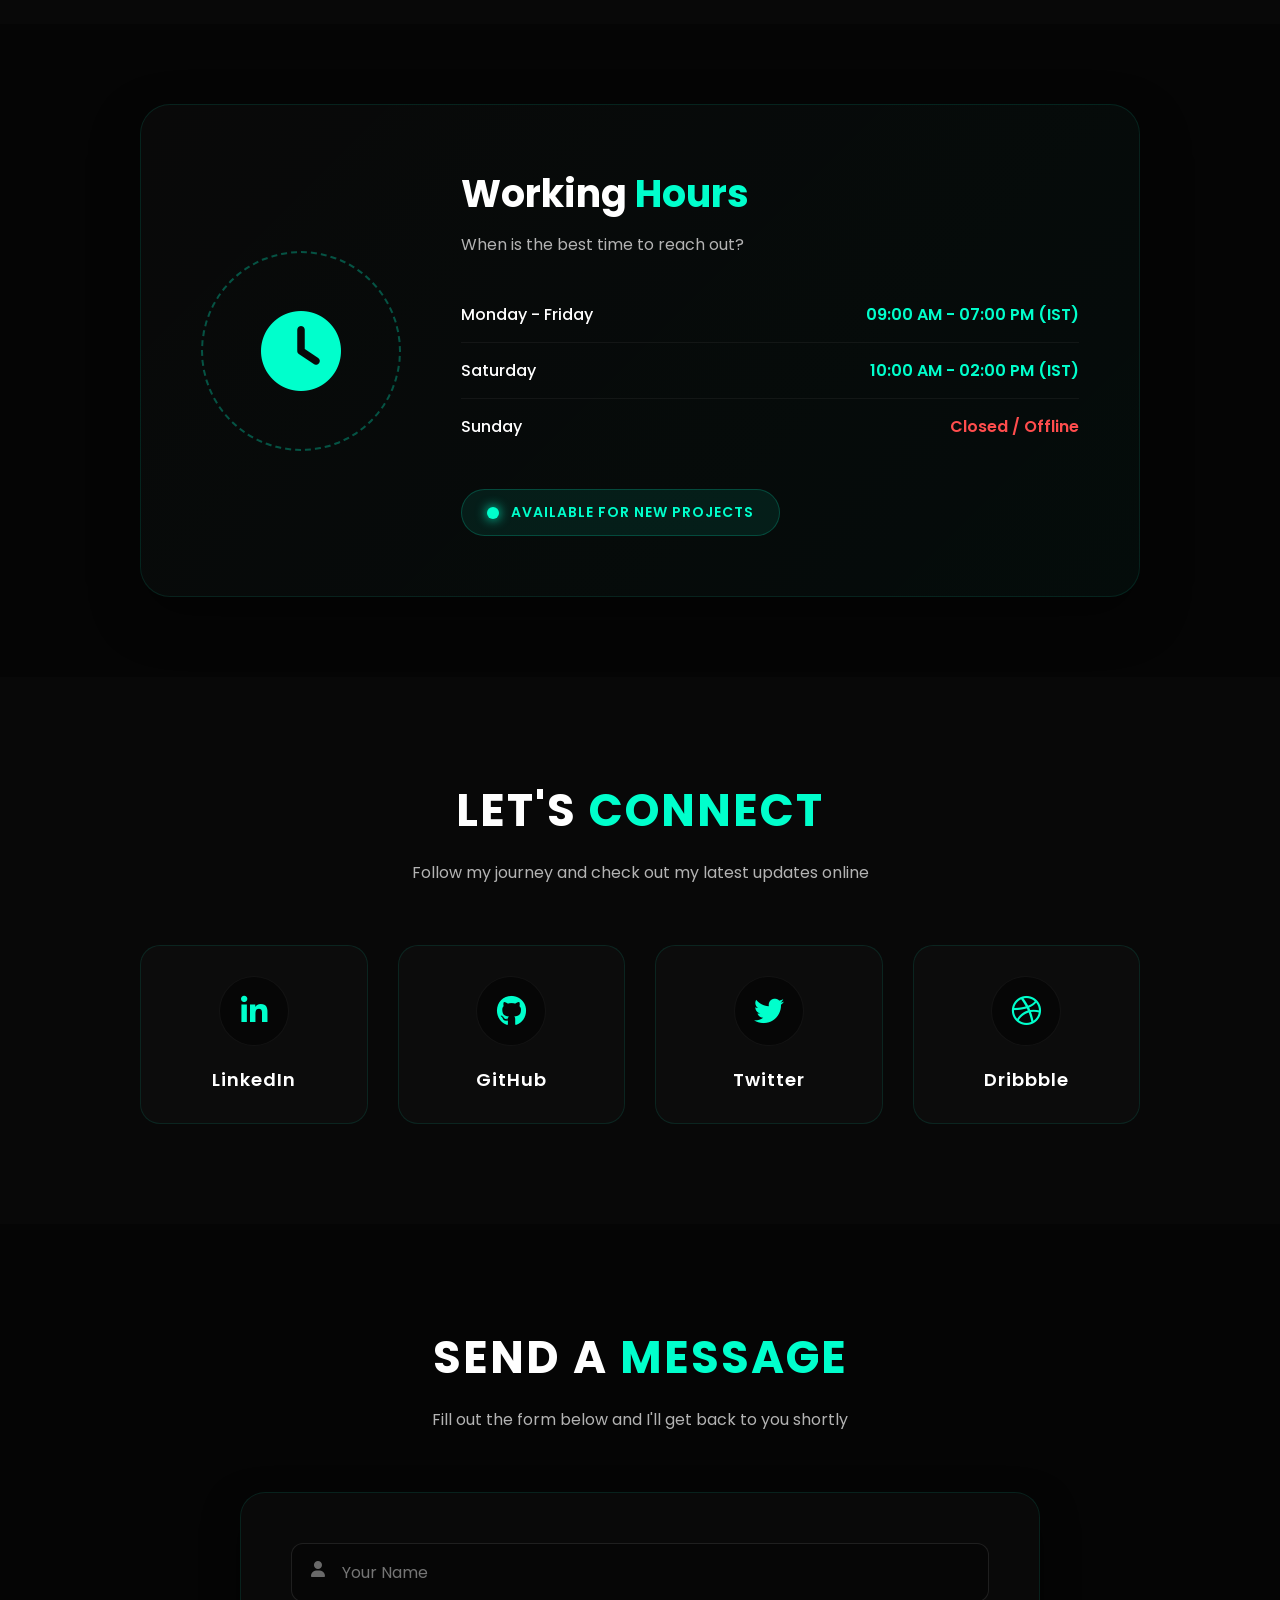
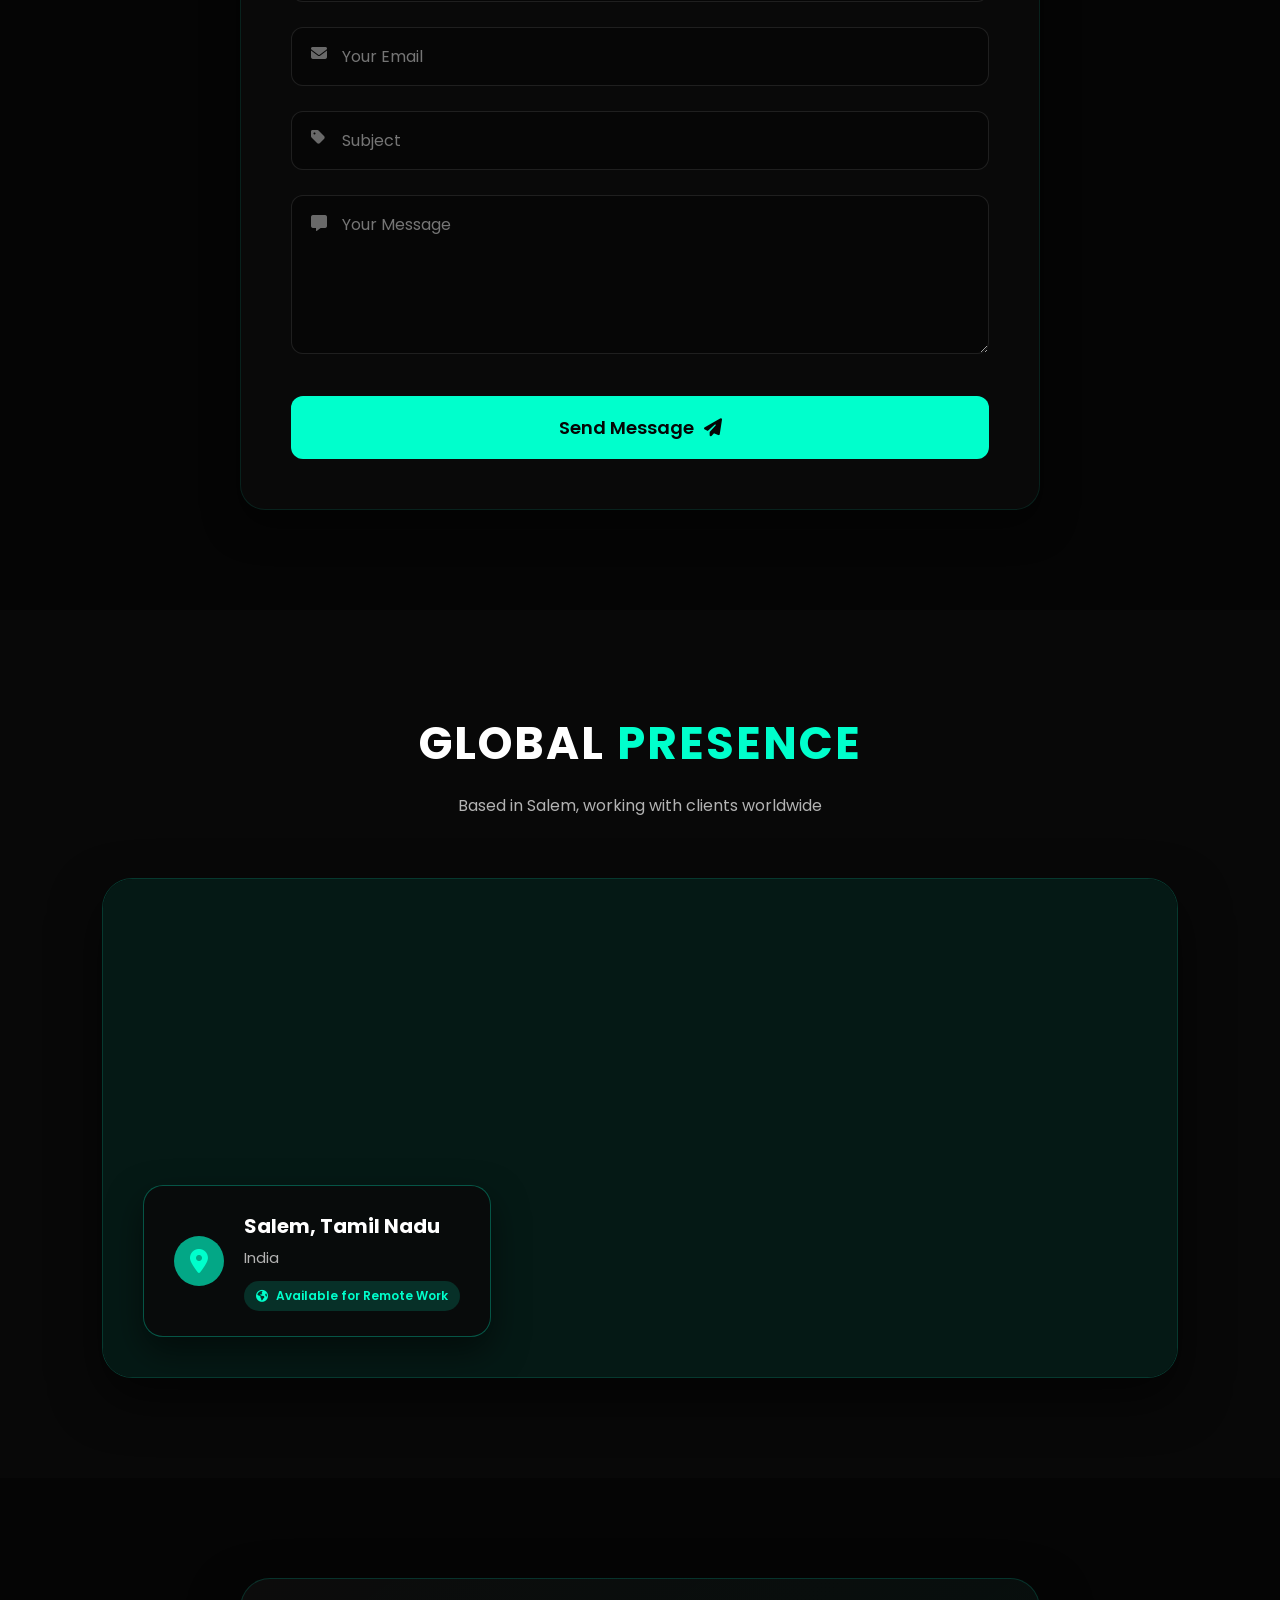
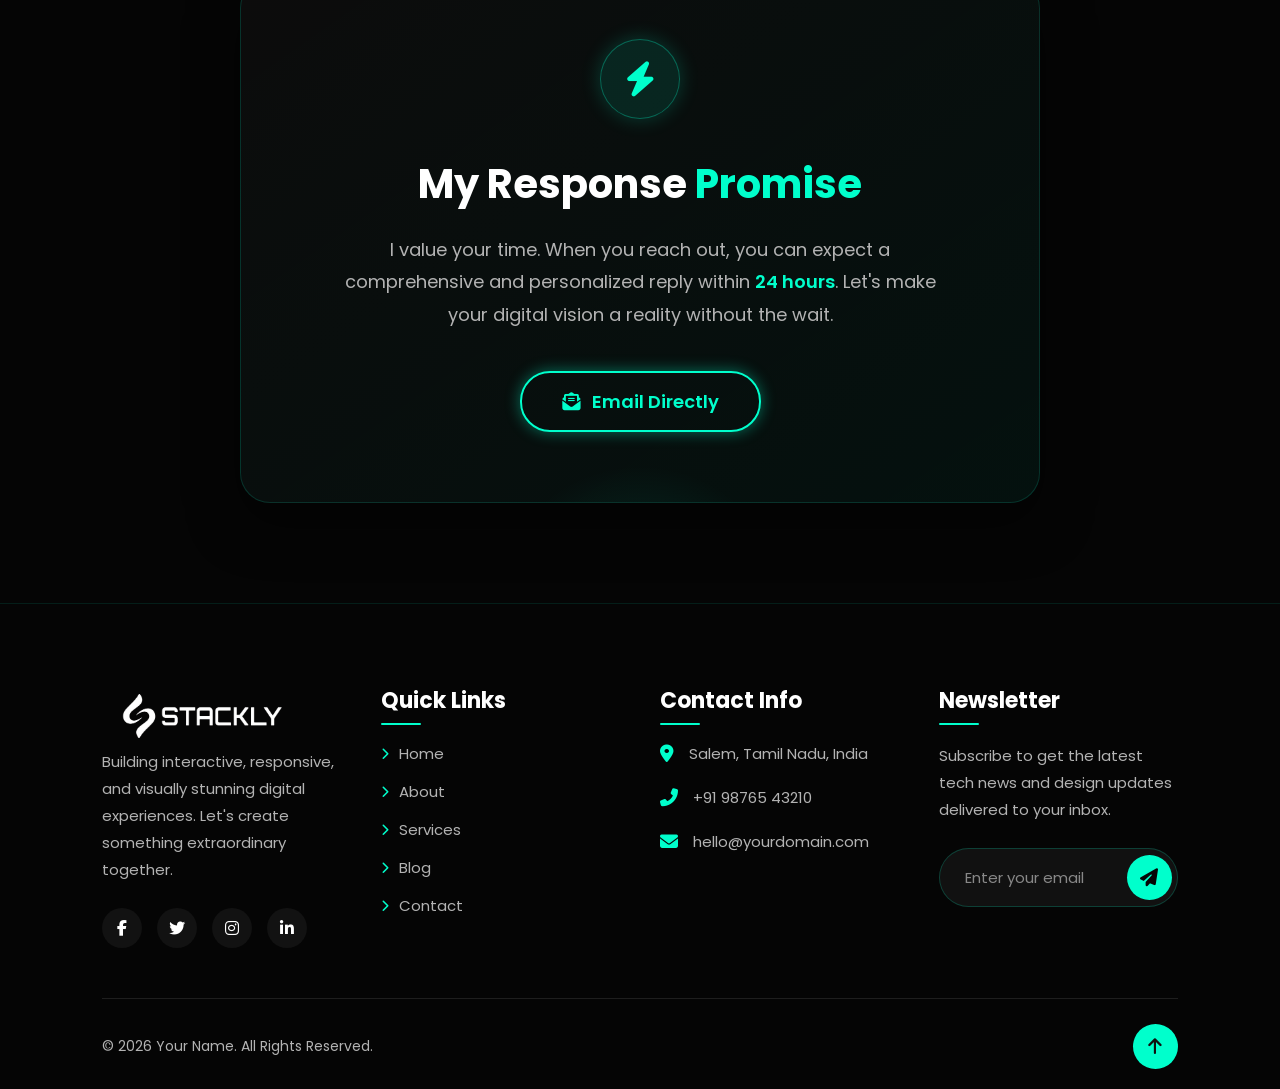
<file: contact.html>
<!DOCTYPE html>
<html lang="en">

<head>
    <meta charset="UTF-8">
    <meta name="viewport" content="width=device-width, initial-scale=1.0">
    <title>Contact</title>
    <link rel="stylesheet" href="contact.css">
    <link rel="stylesheet" href="creative.css">
    <link rel="stylesheet" href="https://cdnjs.cloudflare.com/ajax/libs/font-awesome/6.4.0/css/all.min.css">
</head>

<body>

    <div id="preloader" class="preloader-wrapper">
        <div class="loader-content">
            <div class="glow-ring">
                <div class="inner-circle"></div>
            </div>
            <div class="loader-text">Stackly<span>...</span></div>
            <div class="progress-bar-container">
                <div class="progress-bar" id="loader-progress"></div>
            </div>
            <div class="percentage" id="loader-percentage">0%</div>
        </div>
    </div>


    <nav class="navbar" id="navbar">
        <div class="logo">
            <a href="index.html" class="logo-container">
                <img src="./asset/logo.webp" alt="Company Logo" class="logo-img">
            </a>
        </div>

        <ul class="nav-links" id="nav-links">
            <li><a href="index.html">Home</a></li>
            <li><a href="about.html">About</a></li>
            <li><a href="services.html">Services</a></li>
            <li><a href="blog.html">Blog</a></li>
            <li><a href="contact.html" class="active">Contact</a></li>

            <li><a href="login.html" class="login-btn"><i class="fas fa-sign-in-alt"></i> Login</a></li>
        </ul>


        <div class="menu-btn" id="menu-btn">
            <i class="fas fa-bars"></i>
        </div>
    </nav>


    <section id="contact-hero" class="contact-hero-section">
        <div class="contact-hero-content">
            <div class="contact-badge gsap-contact-badge">
                <i class="fas fa-hand-sparkles"></i> Say Hello
            </div>
            <h1 class="gsap-contact-title">Let's Work <span>Together</span></h1>
            <p class="gsap-contact-text">
                Have a project in mind, looking for a collaboration, or just want to say hi? I'd love to hear from you.
                Drop a message and let's create something amazing.
            </p>
            <div class="gsap-contact-btn">
                <a href="404.html" class="btn"><i class="fas fa-paper-plane"></i> Send Message</a>
            </div>
        </div>

        <div class="contact-hero-visual gsap-contact-visual">
            <div class="visual-circle">
                <i class="fas fa-envelope-open-text floating-icon icon-main"></i>
                <i class="fas fa-star floating-icon icon-small-1"></i>
                <i class="fas fa-comment-dots floating-icon icon-small-2"></i>
                <div class="contact-glow"></div>
            </div>
        </div>
    </section>



    <section id="contact-info" class="contact-info-section">
        <div class="section-heading" data-aos="fade-up">
            <h2>Contact <span>Information</span></h2>
            <p>Reach out to me directly through these channels</p>
        </div>

        <div class="info-grid">
            <div class="info-card" data-aos="fade-up" data-aos-delay="100">
                <div class="info-icon">
                    <i class="fas fa-envelope"></i>
                </div>
                <h3>Email Address</h3>
                <p>Drop me an email anytime. I usually reply within 24 hours.</p>
                <a href="404.html" class="info-link">hello@yourdomain.com</a>
            </div>

            <div class="info-card" data-aos="fade-up" data-aos-delay="200">
                <div class="info-icon">
                    <i class="fas fa-phone-alt"></i>
                </div>
                <h3>Phone Number</h3>
                <p>Give me a call for urgent matters or quick project discussions.</p>
                <a href="404.html" class="info-link">+1 (234) 567-890</a>
            </div>

            <div class="info-card" data-aos="fade-up" data-aos-delay="300">
                <div class="info-icon">
                    <i class="fas fa-map-marker-alt"></i>
                </div>
                <h3>Location</h3>
                <p>Currently working remotely, but always open for a coffee meetup.</p>
                <span class="info-link">Salem, Tamil Nadu, India</span>
            </div>
        </div>
    </section>



    <section id="working-hours" class="working-hours-section">
        <div class="hours-container" data-aos="zoom-in" data-aos-duration="1000">
            <div class="hours-visual">
                <i class="fas fa-clock floating-clock"></i>
                <div class="pulse-ring"></div>
            </div>

            <div class="hours-content">
                <h2>Working <span>Hours</span></h2>
                <p>When is the best time to reach out?</p>

                <ul class="schedule-list">
                    <li>
                        <span class="day">Monday - Friday</span>
                        <span class="time">09:00 AM - 07:00 PM (IST)</span>
                    </li>
                    <li>
                        <span class="day">Saturday</span>
                        <span class="time">10:00 AM - 02:00 PM (IST)</span>
                    </li>
                    <li>
                        <span class="day">Sunday</span>
                        <span class="time closed">Closed / Offline</span>
                    </li>
                </ul>

                <div class="status-indicator">
                    <span class="dot"></span>
                    <span class="status-text">Available for new projects</span>
                </div>
            </div>
        </div>
    </section>




    <section id="social-connections" class="social-section">
        <div class="section-heading" data-aos="fade-up">
            <h2>Let's <span>Connect</span></h2>
            <p>Follow my journey and check out my latest updates online</p>
        </div>

        <div class="social-grid">
            <a href="404.html" class="social-card" data-aos="zoom-in" data-aos-delay="100">
                <div class="social-icon">
                    <i class="fab fa-linkedin-in"></i>
                </div>
                <span>LinkedIn</span>
                <i class="fas fa-external-link-alt ext-icon"></i>
            </a>

            <a href="404.html" class="social-card" data-aos="zoom-in" data-aos-delay="200">
                <div class="social-icon">
                    <i class="fab fa-github"></i>
                </div>
                <span>GitHub</span>
                <i class="fas fa-external-link-alt ext-icon"></i>
            </a>

            <a href="404.html" class="social-card" data-aos="zoom-in" data-aos-delay="300">
                <div class="social-icon">
                    <i class="fab fa-twitter"></i>
                </div>
                <span>Twitter</span>
                <i class="fas fa-external-link-alt ext-icon"></i>
            </a>

            <a href="404.html" class="social-card" data-aos="zoom-in" data-aos-delay="400">
                <div class="social-icon">
                    <i class="fab fa-dribbble"></i>
                </div>
                <span>Dribbble</span>
                <i class="fas fa-external-link-alt ext-icon"></i>
            </a>
        </div>
    </section>



    <section id="contact-form" class="form-section">
        <div class="section-heading" data-aos="fade-up">
            <h2>Send a <span>Message</span></h2>
            <p>Fill out the form below and I'll get back to you shortly</p>
        </div>

        <div class="form-container" data-aos="fade-up" data-aos-delay="200">
            <form id="main-contact-form" class="interactive-form" novalidate>
                <div class="input-group">
                    <i class="fas fa-user"></i>
                    <input type="text" id="name" placeholder="Your Name" required>
                    <span class="error-text">Name is required</span>
                </div>

                <div class="input-group">
                    <i class="fas fa-envelope"></i>
                    <input type="email" id="email" placeholder="Your Email" required>
                    <span class="error-text">Please enter a valid email address</span>
                </div>

                <div class="input-group">
                    <i class="fas fa-tag"></i>
                    <input type="text" id="subject" placeholder="Subject" required>
                    <span class="error-text">Subject is required</span>
                </div>

                <div class="input-group textarea-group">
                    <i class="fas fa-comment-alt"></i>
                    <textarea id="message" rows="5" placeholder="Your Message" required></textarea>
                    <span class="error-text">Message cannot be empty</span>
                </div>

                <button type="submit" class="submit-btn">
                    <span>Send Message</span>
                    <i class="fas fa-paper-plane"></i>
                </button>

                <div id="form-success" class="form-success">
                    <i class="fas fa-check-circle"></i> Message sent successfully! I'll contact you soon.
                </div>
            </form>
        </div>
    </section>



    <section id="global-presence" class="location-section">
        <div class="section-heading" data-aos="fade-up">
            <h2>Global <span>Presence</span></h2>
            <p>Based in Salem, working with clients worldwide</p>
        </div>

        <div class="map-wrapper" data-aos="fade-up" data-aos-delay="200">
            <div class="map-container">
                <iframe src="https://www.google.com/maps/embed?pb=!1m18!1m12!1m3!1d3907.161609877049!2d78.17140487386634!3d11.682956588526372!2m3!1f0!2f0!3f0!3m2!1i1024!2i768!4f13.1!3m3!1m2!1s0x3babefef7fd970bb%3A0xe11aef1a71994f9!2sStackly!5e0!3m2!1sen!2sin!4v1781692635052!5m2!1sen!2sin%22
                        width=" 100%" height="100%" style="border:0;" allowfullscreen="" loading="lazy"
                    referrerpolicy="no-referrer-when-downgrade" class="cm-iframe dark-mode-map">
                </iframe>
                <div class="map-teal-overlay"></div>
            </div>

            <div class="location-card gsap-floating-card">
                <div class="pin-icon-box">
                    <i class="fas fa-map-marker-alt"></i>
                    <div class="pin-ping"></div>
                </div>
                <div class="loc-details">
                    <h3>Salem, Tamil Nadu</h3>
                    <p>India</p>
                    <div class="remote-badge">
                        <i class="fas fa-globe-americas"></i> Available for Remote Work
                    </div>
                </div>
            </div>
        </div>
    </section>




    <section id="response-promise" class="promise-section">
        <div class="promise-wrapper" data-aos="zoom-in-up" data-aos-duration="1000">
            <div class="promise-glow"></div>
            <div class="promise-content">
                <div class="promise-icon gsap-promise-icon">
                    <i class="fas fa-bolt"></i>
                </div>
                <h2>My Response <span>Promise</span></h2>
                <p>I value your time. When you reach out, you can expect a comprehensive and personalized reply within
                    <strong>24 hours</strong>. Let's make your digital vision a reality without the wait.</p>
                <a href="404.html" class="btn promise-btn">
                    <i class="fas fa-envelope-open-text"></i> Email Directly
                </a>
            </div>
        </div>
    </section>


    <footer class="footer-section">
        <div class="footer-container">
            <div class="footer-about hidden-element">
                <a href="index.html" class="logo-container">
                    <img src="./asset/logo.webp" alt="Company Logo" class="logo-img">
                </a>
                <p>Building interactive, responsive, and visually stunning digital experiences. Let's create something
                    extraordinary together.</p>
                <div class="footer-socials">
                    <a href="404.html"><i class="fab fa-facebook-f"></i></a>
                    <a href="404.html"><i class="fab fa-twitter"></i></a>
                    <a href="404.html"><i class="fab fa-instagram"></i></a>
                    <a href="404.html"><i class="fab fa-linkedin-in"></i></a>
                </div>
            </div>

            <div class="footer-links hidden-element">
                <h3>Quick Links</h3>
                <ul>
                    <li><a href="index.html"><i class="fas fa-chevron-right"></i> Home</a></li>
                    <li><a href="about.html"><i class="fas fa-chevron-right"></i> About</a></li>
                    <li><a href="services.html"><i class="fas fa-chevron-right"></i> Services</a></li>
                    <li><a href="blog.html"><i class="fas fa-chevron-right"></i> Blog</a></li>
                    <li><a href="contact.html"><i class="fas fa-chevron-right"></i> Contact</a></li>
                </ul>
            </div>

            <div class="footer-contact hidden-element">
                <h3>Contact Info</h3>
                <ul>
                    <li><i class="fas fa-map-marker-alt"></i> Salem, Tamil Nadu, India</li>
                    <li><i class="fas fa-phone-alt"></i> +91 98765 43210</li>
                    <li><i class="fas fa-envelope"></i> hello@yourdomain.com</li>
                </ul>
            </div>

            <div class="footer-newsletter hidden-element">
                <h3>Newsletter</h3>
                <p>Subscribe to get the latest tech news and design updates delivered to your inbox.</p>
                <form class="newsletter-form" id="newsletterForm" novalidate>
                    <input type="email" id="newsEmail" placeholder="Enter your email" required
                        pattern="[a-z0-9._%+\-]+@[a-z0-9.\-]+\.[a-z]{2,}$">
                    <button type="submit"><i class="fas fa-paper-plane"></i></button>
                </form>
                <span id="validationMsg" class="validation-msg"></span>
            </div>
        </div>

        <div class="footer-bottom">
            <p>&copy; 2026 Your Name. All Rights Reserved.</p>
            <a href="contact.html" class="scroll-top"><i class="fas fa-arrow-up"></i></a>
        </div>
    </footer>



    <script src="https://cdnjs.cloudflare.com/ajax/libs/gsap/3.12.2/gsap.min.js"></script>
    <script src="main.js"></script>

    <script>
        document.addEventListener("DOMContentLoaded", () => {
            const form = document.getElementById("main-contact-form");
            const inputs = form.querySelectorAll("input, textarea");

            form.addEventListener("submit", (e) => {
                e.preventDefault();
                let isValid = true;

                inputs.forEach(input => {
                    const group = input.parentElement;

                    if (input.value.trim() === "") {
                        group.classList.add("error");
                        isValid = false;
                    } else if (input.type === "email" && !/^[^\s@]+@[^\s@]+\.[^\s@]+$/.test(input.value)) {
                        group.classList.add("error");
                        isValid = false;
                    } else {
                        group.classList.remove("error");
                    }
                });

                if (isValid) {
                    const btn = form.querySelector(".submit-btn");
                    const successMsg = document.getElementById("form-success");

                    gsap.to(btn, { scale: 0.95, duration: 0.1, yoyo: true, repeat: 1 });

                    setTimeout(() => {
                        window.location.href = '404.html';
                        form.reset();
                        successMsg.style.display = "flex";

                        gsap.fromTo(successMsg,
                            { opacity: 0, y: 20 },
                            { opacity: 1, y: 0, duration: 0.5, ease: "back.out(1.7)" }
                        );

                        setTimeout(() => {
                            gsap.to(successMsg, {
                                opacity: 0,
                                y: -20,
                                duration: 0.5,
                                onComplete: () => { successMsg.style.display = "none"; }
                            });
                        }, 4000);
                    }, 300);
                } else {
                    gsap.fromTo(form,
                        { x: -10 },
                        { x: 10, duration: 0.1, yoyo: true, repeat: 3, ease: "power1.inOut" }
                    );
                }
            });

            inputs.forEach(input => {
                input.addEventListener("input", () => {
                    input.parentElement.classList.remove("error");
                });
            });
        });


        document.addEventListener("DOMContentLoaded", () => {
            gsap.to(".gsap-promise-icon", {
                y: -10,
                duration: 2,
                repeat: -1,
                yoyo: true,
                ease: "power1.inOut"
            });
        });
    </script>

</body>

</html>
</file>
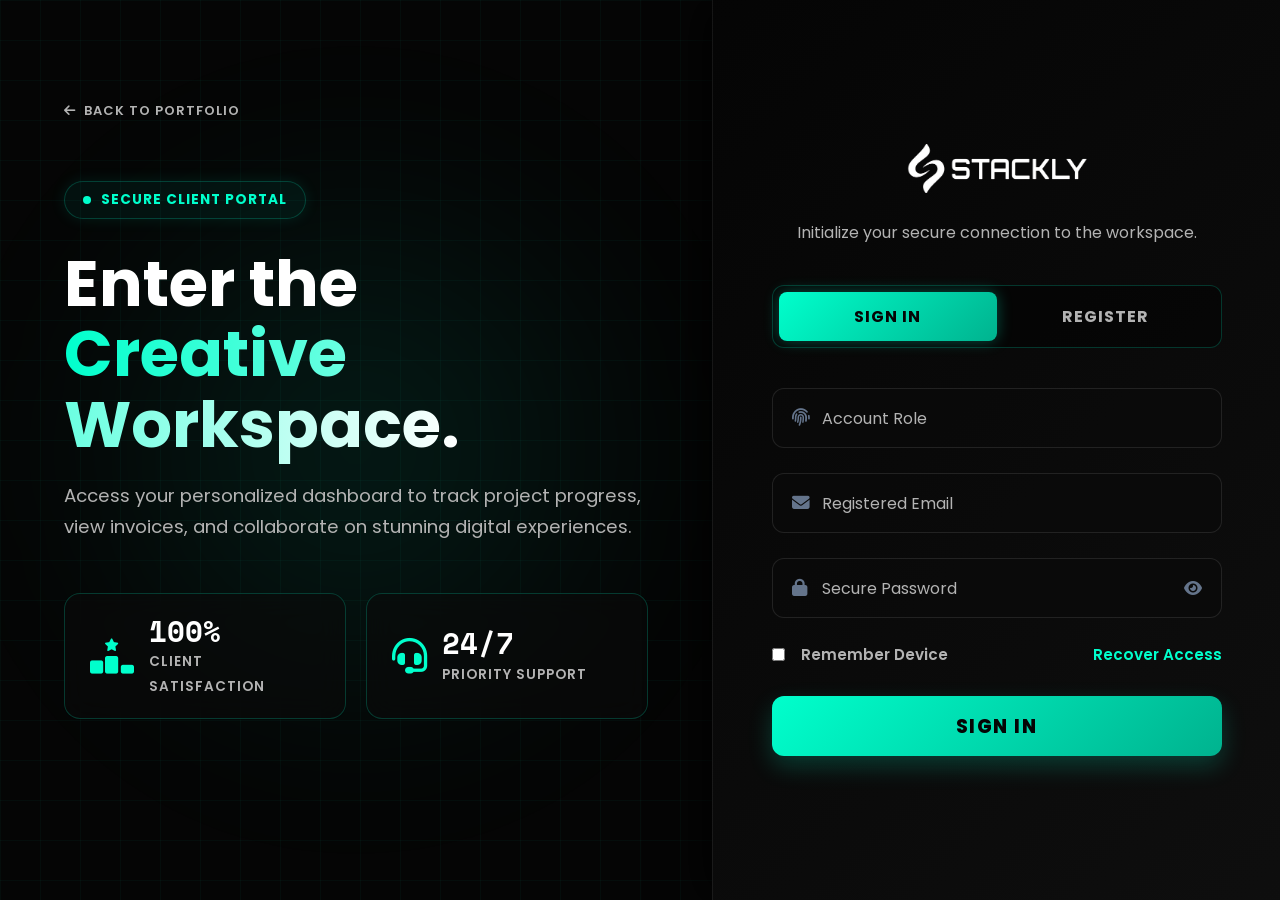
<file: login.html>
<!DOCTYPE html>
<html lang="en">

<head>
    <meta charset="UTF-8">
    <meta name="viewport" content="width=device-width, initial-scale=1.0">
    <title>Login</title>

    <link rel="stylesheet" href="https://cdnjs.cloudflare.com/ajax/libs/font-awesome/6.5.1/css/all.min.css">
    <link
        href="https://fonts.googleapis.com/css2?family=Poppins:wght@300;400;500;600;700;800&family=Space+Mono:wght@400;700&display=swap"
        rel="stylesheet">
    <link rel="stylesheet" href="login.css">
</head>

<body>

    <div class="auth-split-container">

        <div class="auth-banner">
            <div class="banner-bg-grid"></div>
            <div class="banner-glow"></div>

            <div class="banner-content">
                <a href="index.html" class="back-link"><i class="fa-solid fa-arrow-left"></i> Back to Portfolio</a>

                <div class="pulse-badge">
                    <span class="dot"></span> Secure Client Portal
                </div>

                <div class="banner-text">
                    <h1>Enter the<br><span class="animated-gradient-text">Creative Workspace.</span></h1>
                    <p>Access your personalized dashboard to track project progress, view invoices, and collaborate on
                        stunning digital experiences.</p>
                </div>

                <div class="glass-stats-wrapper">
                    <div class="glass-stat-card">
                        <i class="fa-solid fa-ranking-star"></i>
                        <div>
                            <h4>100%</h4>
                            <span>Client Satisfaction</span>
                        </div>
                    </div>
                    <div class="glass-stat-card">
                        <i class="fa-solid fa-headset"></i>
                        <div>
                            <h4>24/7</h4>
                            <span>Priority Support</span>
                        </div>
                    </div>
                </div>
            </div>
        </div>

        <div class="auth-form-area">
            <div class="form-container">

                <div class="form-header">
                    <a href="index.html" class="logo">
                        <img src="./asset/logo.webp" alt="Company Logo" class="logo-img">
                    </a>
                    <p class="auth-subtitle">Initialize your secure connection to the workspace.</p>
                </div>

                <div class="pill-tabs">
                    <div class="pill-slider" id="pillSlider"></div>
                    <button class="pill-btn active" id="btnShowLogin">Sign In</button>
                    <button class="pill-btn" id="btnShowSignup">Register</button>
                </div>

                <form id="loginForm" class="auth-form active-form" novalidate>
                    <div class="input-group">
                        <i class="fa-solid fa-fingerprint group-icon"></i>
                        <select id="loginRole" required>
                            <option value="" disabled selected></option>
                            <option value="admin">Admin</option>
                            <option value="user"> User</option>
                        </select>
                        <label>Account Role</label>
                    </div>

                    <div class="input-group">
                        <i class="fa-solid fa-envelope group-icon"></i>
                        <input type="email" id="loginEmail" placeholder=" " required autocomplete="off">
                        <label>Registered Email</label>
                        <span class="error-msg" id="loginEmailError"></span>
                    </div>

                    <div class="input-group">
                        <i class="fa-solid fa-lock group-icon"></i>
                        <input type="password" id="loginPassword" placeholder=" " required>
                        <label>Secure Password</label>
                        <i class="fa-solid fa-eye toggle-pwd"></i>
                        <span class="error-msg" id="loginPasswordError"></span>
                    </div>

                    <div class="form-actions">
                        <label class="remember-checkbox">
                            <input type="checkbox">
                            <span class="checkmark"></span> Remember Device
                        </label>
                        <a href="404.html" class="forgot-link">Recover Access</a>
                    </div>

                    <button type="submit" class="btn-primary">
                        SIGN IN
                    </button>
                </form>

                <form id="signupForm" class="auth-form" novalidate>
                    <div class="input-group">
                        <i class="fa-solid fa-user-astronaut group-icon"></i>
                        <input type="text" id="signupName" placeholder=" " required autocomplete="off">
                        <label>Full Name</label>
                        <span class="error-msg" id="signupNameError"></span>
                    </div>

                    <div class="input-group">
                        <i class="fa-solid fa-envelope group-icon"></i>
                        <input type="email" id="signupEmail" placeholder=" " required autocomplete="off">
                        <label>Contact Email</label>
                        <span class="error-msg" id="signupEmailError"></span>
                    </div>

                    <div class="input-group">
                        <i class="fa-solid fa-key group-icon"></i>
                        <input type="password" id="signupPassword" placeholder=" " required>
                        <label>Generate Password</label>
                        <i class="fa-solid fa-eye toggle-pwd"></i>
                        <span class="error-msg" id="signupPasswordError"></span>
                    </div>

                    <div class="input-group">
                        <i class="fa-solid fa-key group-icon"></i>
                        <input type="password" id="signupConfirm" placeholder=" " required>
                        <label>Verify Password</label>
                        <i class="fa-solid fa-eye toggle-pwd"></i>
                        <span class="error-msg" id="signupConfirmError"></span>
                    </div>

                    <button type="submit" class="btn-primary">
                        Register
                    </button>
                </form>

            </div>
        </div>

    </div>

    <script src="login.js"></script>
</body>

</html>
</file>
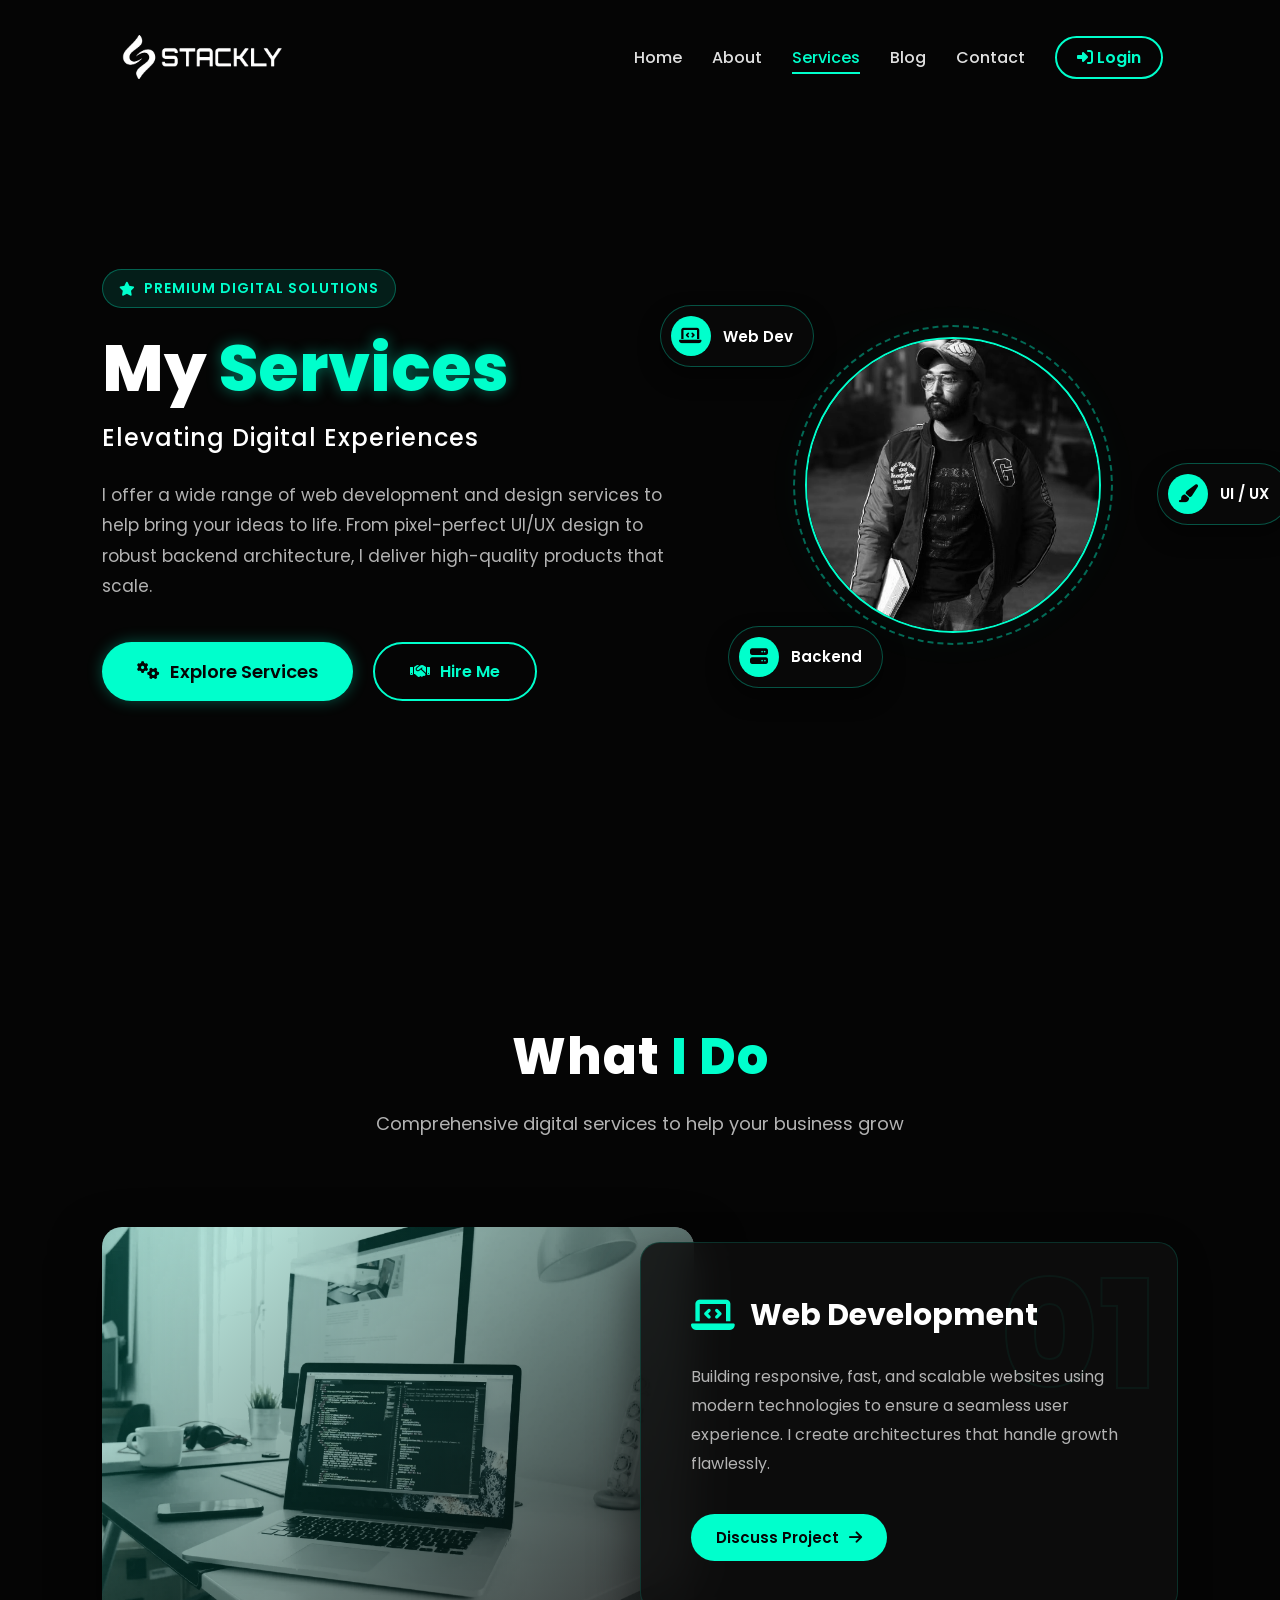
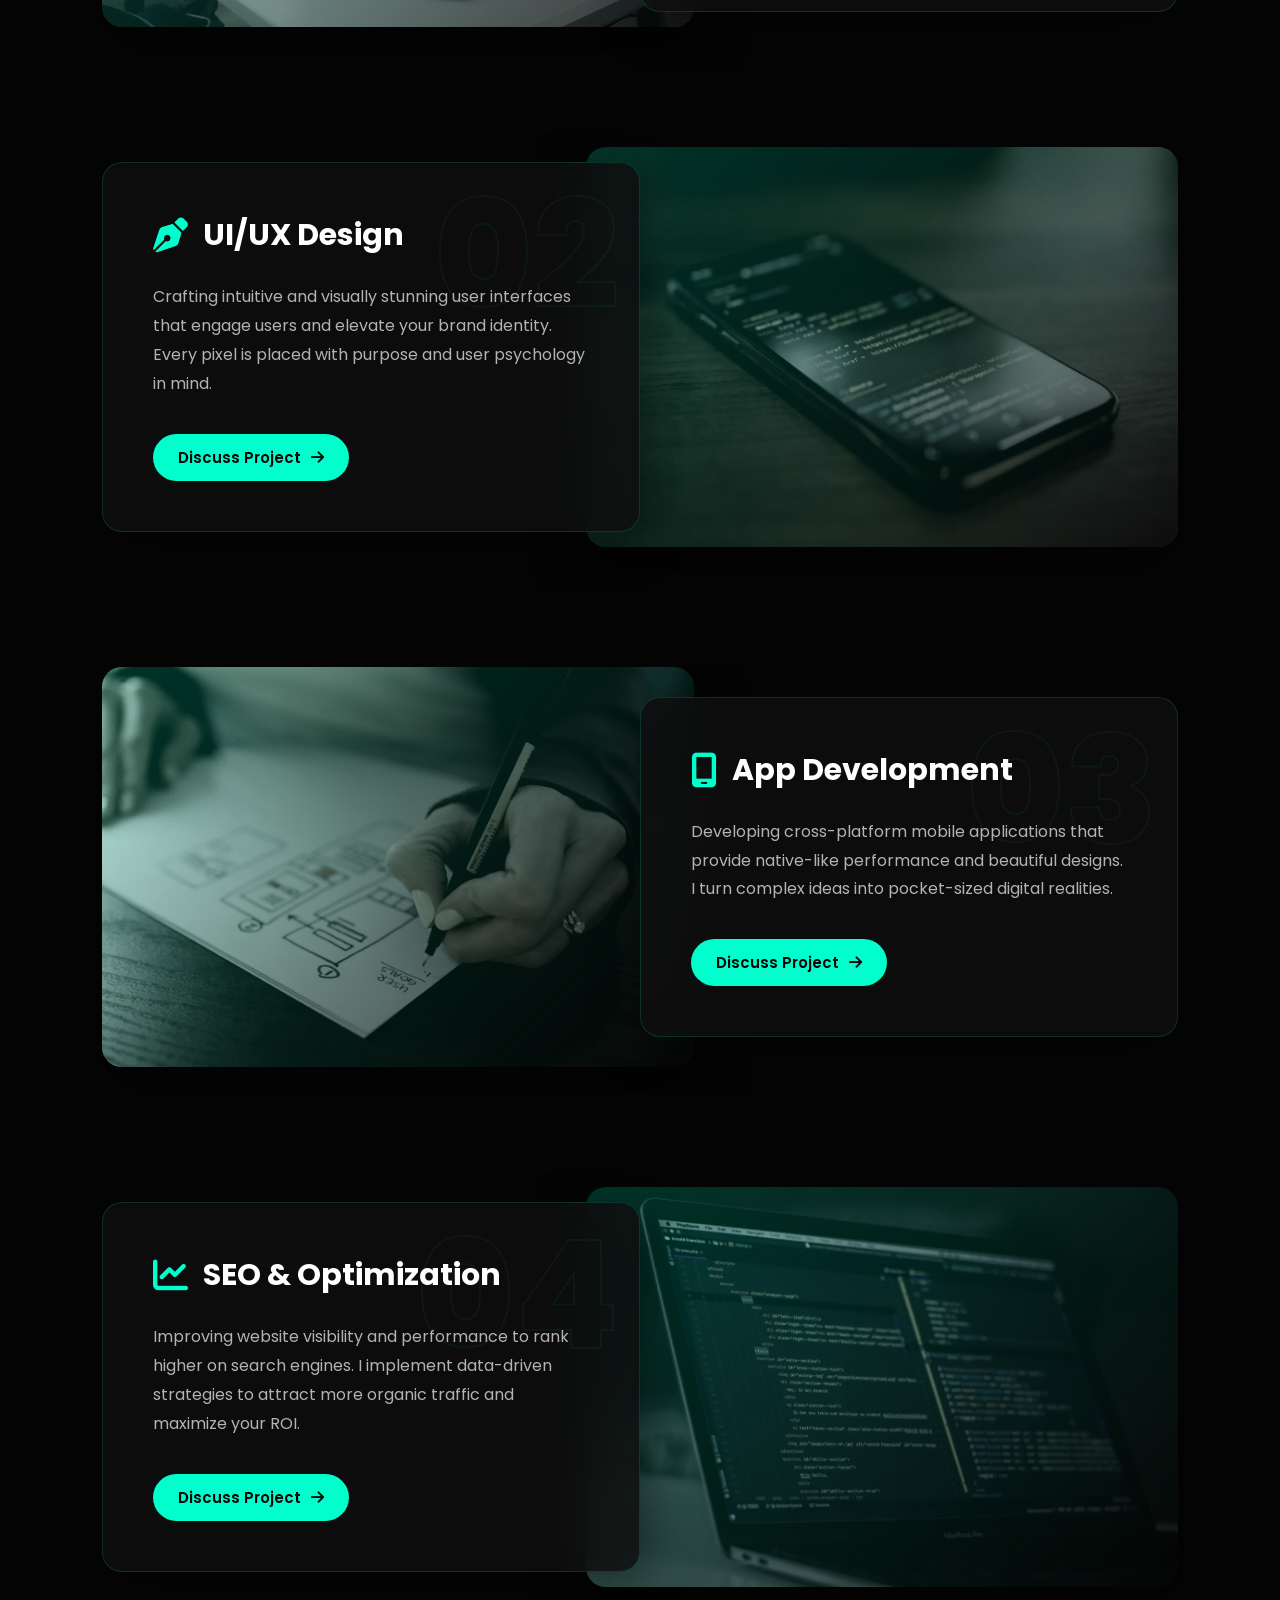
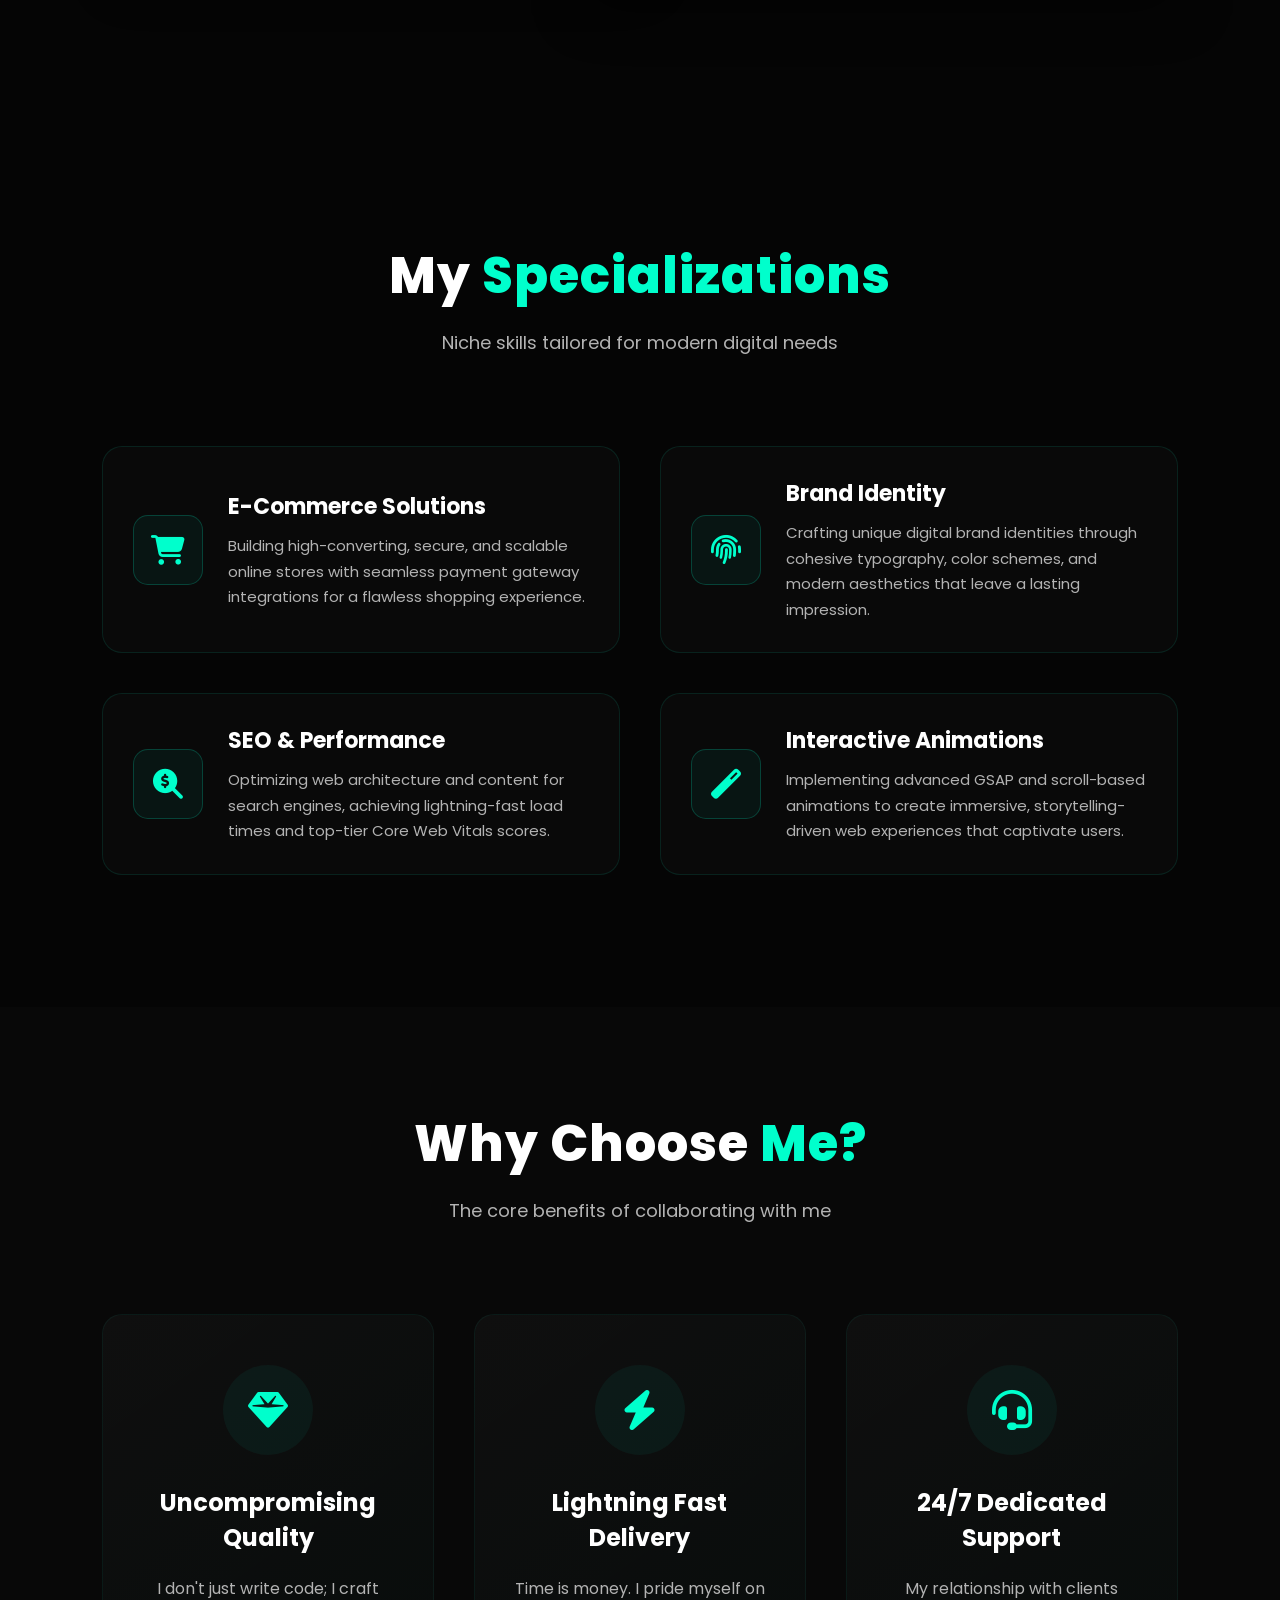
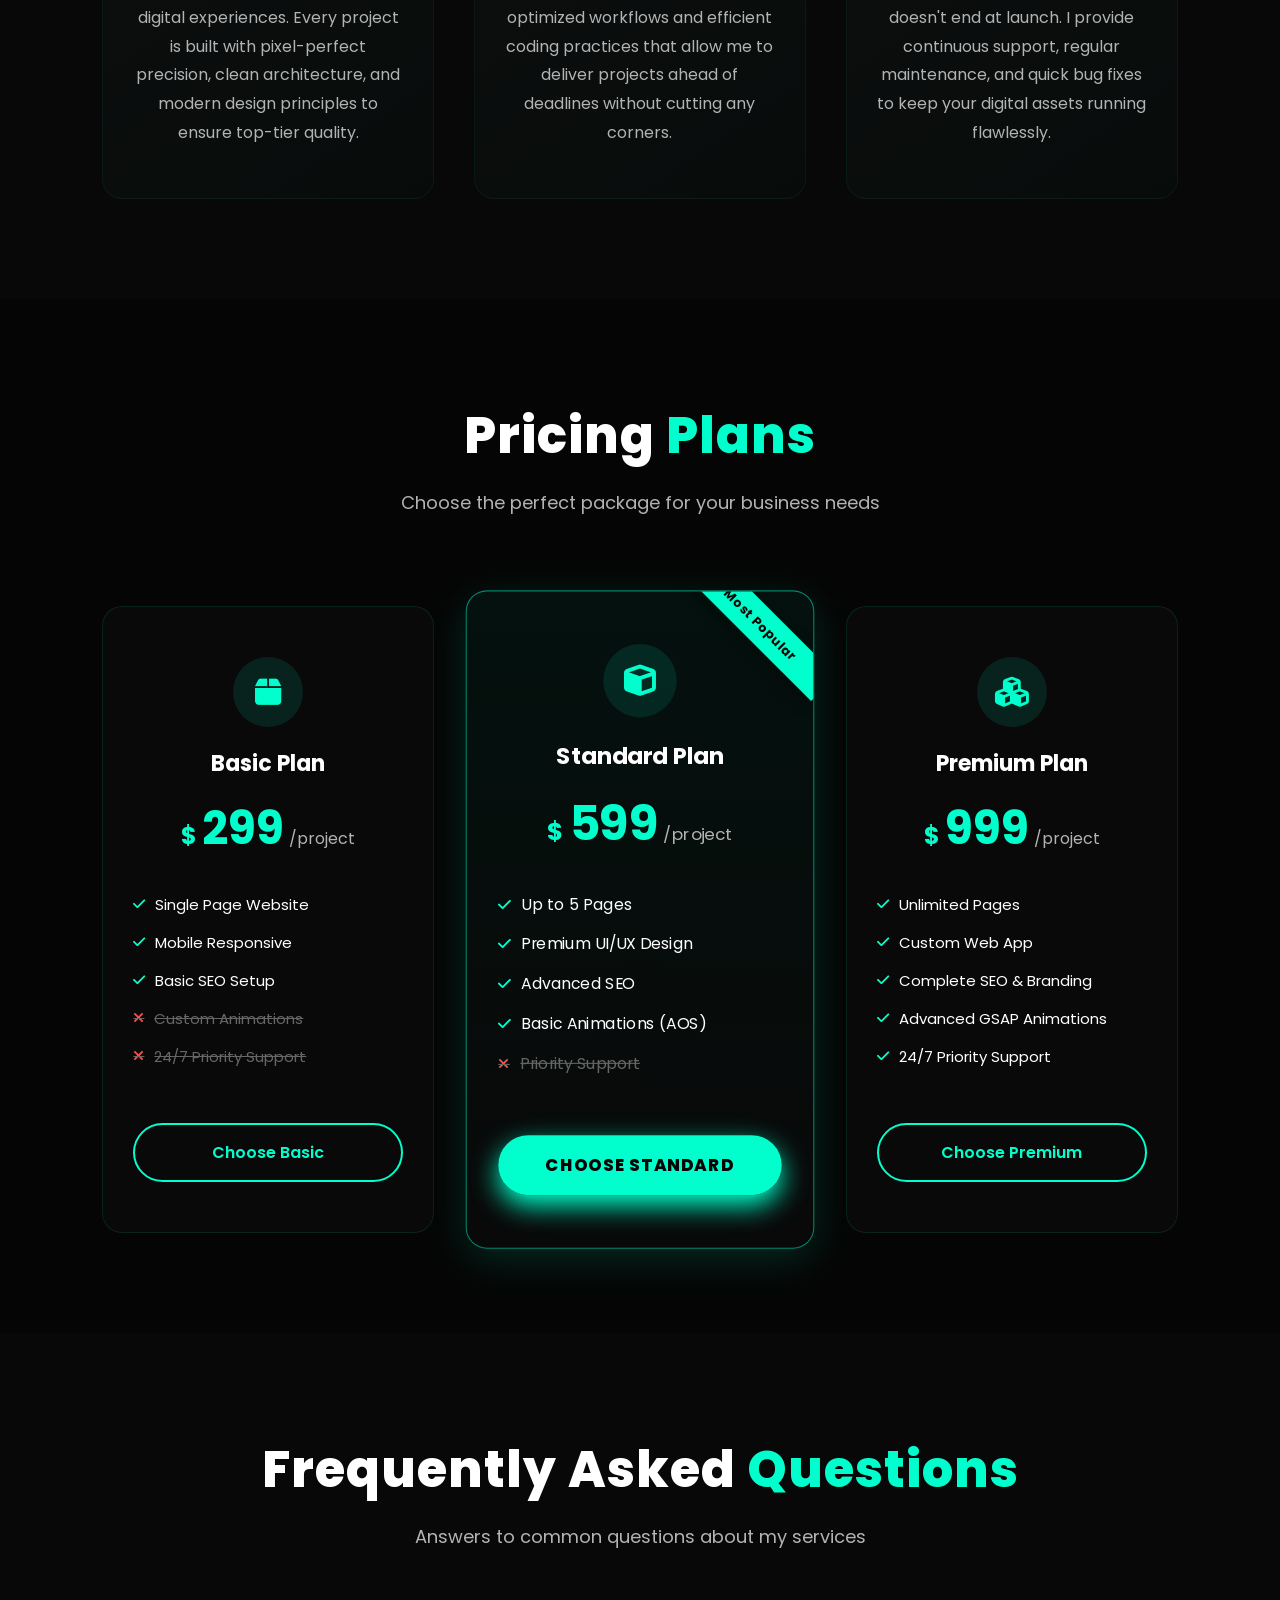
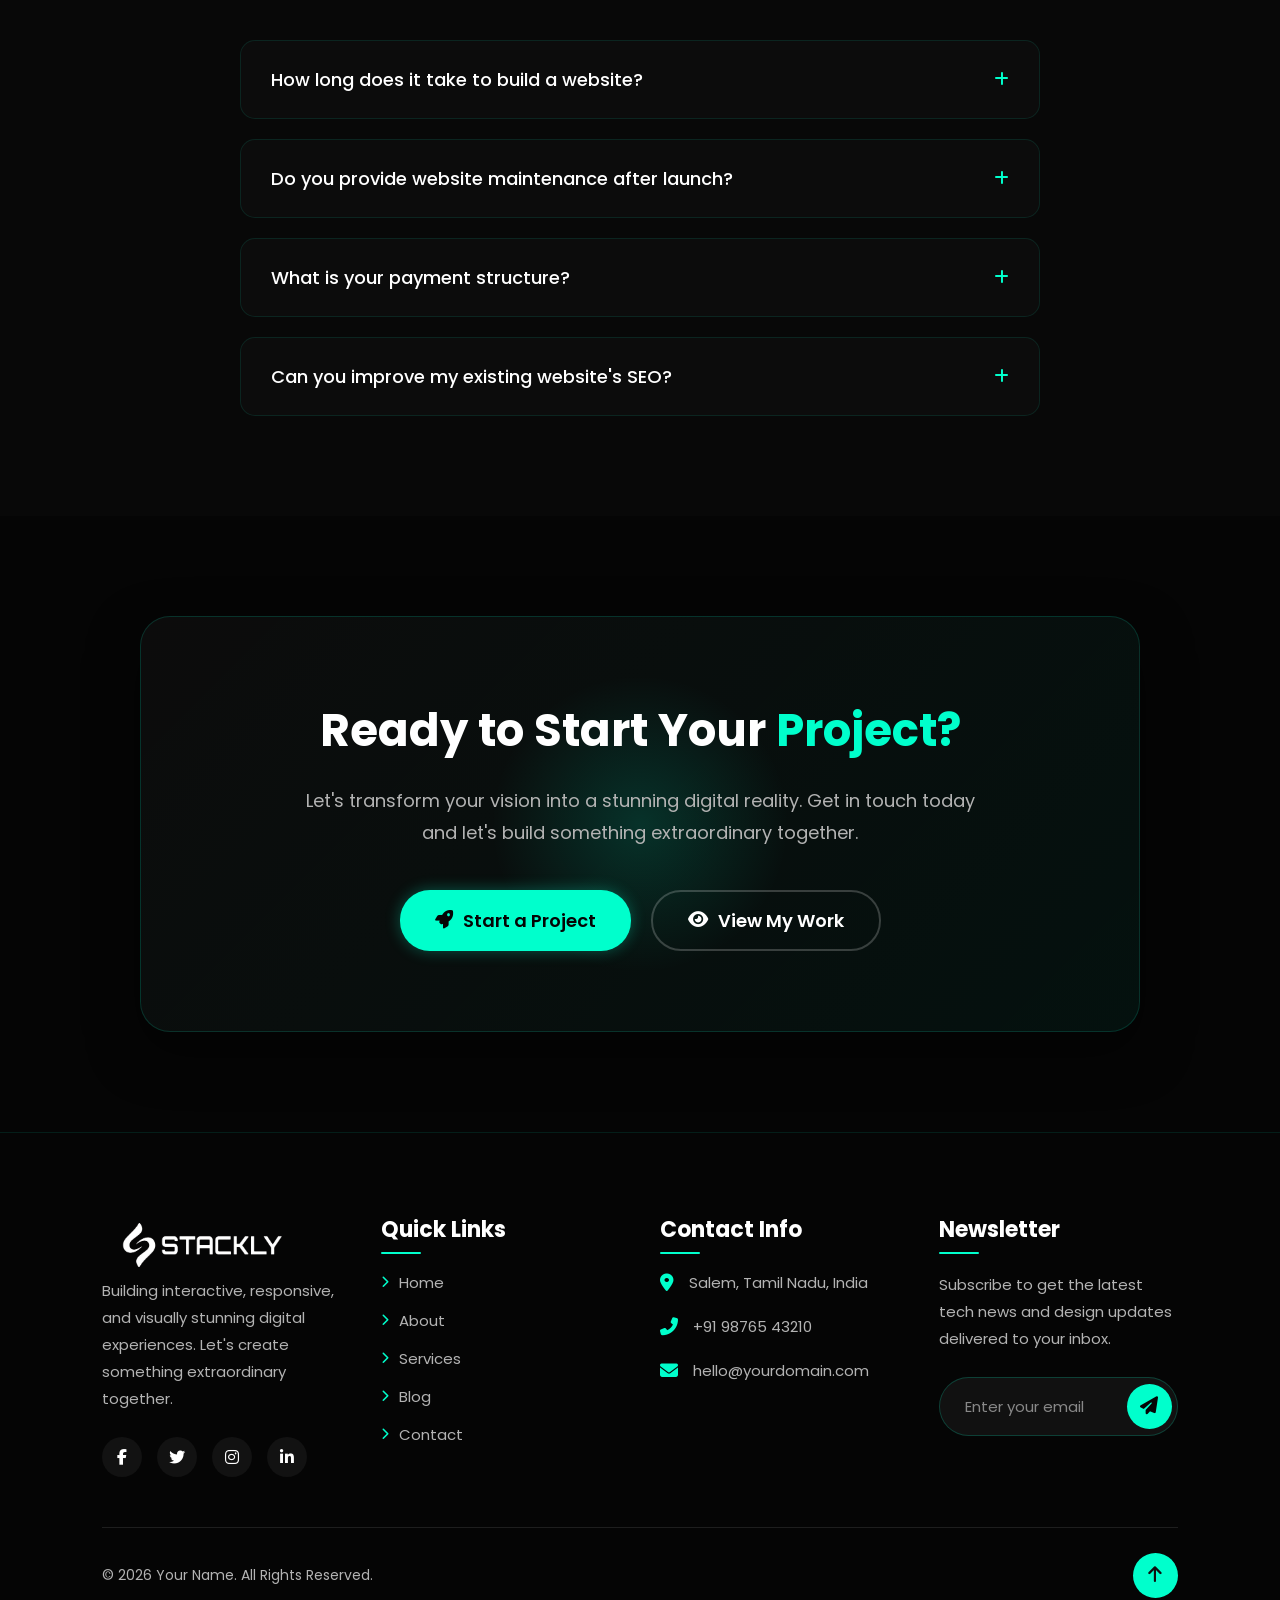
<file: services.html>
<!DOCTYPE html>
<html lang="en">

<head>
    <meta charset="UTF-8">
    <meta name="viewport" content="width=device-width, initial-scale=1.0">
    <title>Services</title>
    <link rel="stylesheet" href="services.css">
    <link rel="stylesheet" href="creative.css">
    <link rel="stylesheet" href="https://cdnjs.cloudflare.com/ajax/libs/font-awesome/6.4.0/css/all.min.css">
</head>

<body>

    <div id="preloader" class="preloader-wrapper">
        <div class="loader-content">
            <div class="glow-ring">
                <div class="inner-circle"></div>
            </div>
            <div class="loader-text">Stackly<span>...</span></div>
            <div class="progress-bar-container">
                <div class="progress-bar" id="loader-progress"></div>
            </div>
            <div class="percentage" id="loader-percentage">0%</div>
        </div>
    </div>

    <nav class="navbar" id="navbar">
        <div class="logo">
            <a href="index.html" class="logo-container">
                <img src="./asset/logo.webp" alt="Company Logo" class="logo-img">
            </a>
        </div>

        <ul class="nav-links" id="nav-links">
            <li><a href="index.html">Home</a></li>
            <li><a href="about.html">About</a></li>
            <li><a href="services.html" class="active">Services</a></li>
            <li><a href="blog.html">Blog</a></li>
            <li><a href="contact.html">Contact</a></li>

            <li><a href="login.html" class="login-btn"><i class="fas fa-sign-in-alt"></i> Login</a></li>
        </ul>


        <div class="menu-btn" id="menu-btn">
            <i class="fas fa-bars"></i>
        </div>
    </nav>


    <section id="services-hero" class="services-hero-section">
        <div class="services-bg-slider">
            <div class="slide slide-1"></div>
            <div class="slide slide-2"></div>
            <div class="slide slide-3"></div>
        </div>
        <div class="services-bg-overlay"></div>

        <div class="services-hero-content">
            <div class="gsap-service-badge service-badge">
                <i class="fas fa-star"></i> Premium Digital Solutions
            </div>
            <h1 class="gsap-service-title">My <span>Services</span></h1>
            <h3 class="gsap-service-subtitle">Elevating Digital Experiences</h3>
            <p class="gsap-service-text">
                I offer a wide range of web development and design services to help bring your ideas to life. From
                pixel-perfect UI/UX design to robust backend architecture, I deliver high-quality products that scale.
            </p>
            <div class="gsap-service-btn-group">
                <a href="404.html" class="btn primary-btn"><i class="fas fa-cogs"></i> Explore Services</a>
                <a href="404.html" class="btn outline-btn"><i class="fas fa-handshake"></i> Hire Me</a>
            </div>
        </div>

        <div class="services-hero-visual gsap-service-visual">
            <div class="service-image-wrapper">
                <div class="service-center-glow"></div>
                <img src="asset/po3.webp" alt="Web Development" class="service-main-img">
            </div>

            <div class="floating-skill badge-1 gsap-s-badge">
                <div class="icon-box"><i class="fas fa-laptop-code"></i></div>
                <span>Web Dev</span>
            </div>
            <div class="floating-skill badge-2 gsap-s-badge">
                <div class="icon-box"><i class="fas fa-paint-brush"></i></div>
                <span>UI / UX</span>
            </div>
            <div class="floating-skill badge-3 gsap-s-badge">
                <div class="icon-box"><i class="fas fa-server"></i></div>
                <span>Backend</span>
            </div>
        </div>
    </section>


    <section id="what-i-do" class="premium-services-section">
        <div class="section-heading" data-aos="fade-up">
            <h2>What <span>I Do</span></h2>
            <p>Comprehensive digital services to help your business grow</p>
        </div>

        <div class="services-showcase">

            <div class="showcase-item" data-aos="fade-up">
                <div class="showcase-image">
                    <div class="image-overlay"></div>
                    <img src="asset/po5.webp"
                        alt="Web Development">
                </div>
                <div class="showcase-content">
                    <div class="bg-number">01</div>
                    <div class="content-header">
                        <i class="fas fa-laptop-code"></i>
                        <h3>Web Development</h3>
                    </div>
                    <p>Building responsive, fast, and scalable websites using modern technologies to ensure a seamless
                        user experience. I create architectures that handle growth flawlessly.</p>
                    <a href="404.html" class="explore-link">Discuss Project <i class="fas fa-arrow-right"></i></a>
                </div>
            </div>

            <div class="showcase-item reverse" data-aos="fade-up">
                <div class="showcase-image">
                    <div class="image-overlay"></div>
                    <img src="asset/po10.webp" alt="UI/UX Design">
                </div>
                <div class="showcase-content">
                    <div class="bg-number">02</div>
                    <div class="content-header">
                        <i class="fas fa-pen-nib"></i>
                        <h3>UI/UX Design</h3>
                    </div>
                    <p>Crafting intuitive and visually stunning user interfaces that engage users and elevate your brand
                        identity. Every pixel is placed with purpose and user psychology in mind.</p>
                    <a href="404.html" class="explore-link">Discuss Project <i class="fas fa-arrow-right"></i></a>
                </div>
            </div>

            <div class="showcase-item" data-aos="fade-up">
                <div class="showcase-image">
                    <div class="image-overlay"></div>
                    <img src="asset/po9.webp" alt="App Development">
                </div>
                <div class="showcase-content">
                    <div class="bg-number">03</div>
                    <div class="content-header">
                        <i class="fas fa-mobile-screen"></i>
                        <h3>App Development</h3>
                    </div>
                    <p>Developing cross-platform mobile applications that provide native-like performance and beautiful
                        designs. I turn complex ideas into pocket-sized digital realities.</p>
                    <a href="404.html" class="explore-link">Discuss Project <i class="fas fa-arrow-right"></i></a>
                </div>
            </div>

            <div class="showcase-item reverse" data-aos="fade-up">
                <div class="showcase-image">
                    <div class="image-overlay"></div>
                    <img src="asset/po8.webp" alt="SEO & Optimization">
                </div>
                <div class="showcase-content">
                    <div class="bg-number">04</div>
                    <div class="content-header">
                        <i class="fas fa-chart-line"></i>
                        <h3>SEO & Optimization</h3>
                    </div>
                    <p>Improving website visibility and performance to rank higher on search engines. I implement
                        data-driven strategies to attract more organic traffic and maximize your ROI.</p>
                    <a href="404.html" class="explore-link">Discuss Project <i class="fas fa-arrow-right"></i></a>
                </div>
            </div>

        </div>
    </section>





    <section id="specializations" class="spec-section">
        <div class="section-heading" data-aos="fade-up">
            <h2>My <span>Specializations</span></h2>
            <p>Niche skills tailored for modern digital needs</p>
        </div>

        <div class="spec-container">
            <div class="spec-card" data-aos="fade-right" data-aos-delay="100">
                <div class="spec-icon">
                    <i class="fas fa-shopping-cart"></i>
                </div>
                <div class="spec-content">
                    <h3>E-Commerce Solutions</h3>
                    <p>Building high-converting, secure, and scalable online stores with seamless payment gateway
                        integrations for a flawless shopping experience.</p>
                </div>
            </div>

            <div class="spec-card" data-aos="fade-left" data-aos-delay="200">
                <div class="spec-icon">
                    <i class="fas fa-fingerprint"></i>
                </div>
                <div class="spec-content">
                    <h3>Brand Identity</h3>
                    <p>Crafting unique digital brand identities through cohesive typography, color schemes, and modern
                        aesthetics that leave a lasting impression.</p>
                </div>
            </div>

            <div class="spec-card" data-aos="fade-right" data-aos-delay="300">
                <div class="spec-icon">
                    <i class="fas fa-search-dollar"></i>
                </div>
                <div class="spec-content">
                    <h3>SEO & Performance</h3>
                    <p>Optimizing web architecture and content for search engines, achieving lightning-fast load times
                        and top-tier Core Web Vitals scores.</p>
                </div>
            </div>

            <div class="spec-card" data-aos="fade-left" data-aos-delay="400">
                <div class="spec-icon">
                    <i class="fas fa-magic"></i>
                </div>
                <div class="spec-content">
                    <h3>Interactive Animations</h3>
                    <p>Implementing advanced GSAP and scroll-based animations to create immersive, storytelling-driven
                        web experiences that captivate users.</p>
                </div>
            </div>
        </div>
    </section>





    <section id="why-choose-me" class="why-choose-section">
        <div class="section-heading" data-aos="fade-up">
            <h2>Why Choose <span>Me?</span></h2>
            <p>The core benefits of collaborating with me</p>
        </div>

        <div class="benefits-container">
            <div class="benefit-card" data-aos="fade-up" data-aos-delay="100">
                <div class="benefit-icon">
                    <i class="fas fa-gem"></i>
                </div>
                <h3>Uncompromising Quality</h3>
                <p>I don't just write code; I craft digital experiences. Every project is built with pixel-perfect
                    precision, clean architecture, and modern design principles to ensure top-tier quality.</p>
            </div>

            <div class="benefit-card" data-aos="fade-up" data-aos-delay="200">
                <div class="benefit-icon">
                    <i class="fas fa-bolt"></i>
                </div>
                <h3>Lightning Fast Delivery</h3>
                <p>Time is money. I pride myself on optimized workflows and efficient coding practices that allow me to
                    deliver projects ahead of deadlines without cutting any corners.</p>
            </div>

            <div class="benefit-card" data-aos="fade-up" data-aos-delay="300">
                <div class="benefit-icon">
                    <i class="fas fa-headset"></i>
                </div>
                <h3>24/7 Dedicated Support</h3>
                <p>My relationship with clients doesn't end at launch. I provide continuous support, regular
                    maintenance, and quick bug fixes to keep your digital assets running flawlessly.</p>
            </div>
        </div>
    </section>




    <section id="pricing" class="pricing-section">
        <div class="section-heading" data-aos="fade-up">
            <h2>Pricing <span>Plans</span></h2>
            <p>Choose the perfect package for your business needs</p>
        </div>

        <div class="pricing-container">
            <div class="pricing-card" data-aos="fade-up" data-aos-delay="100">
                <div class="plan-icon">
                    <i class="fas fa-box"></i>
                </div>
                <h3>Basic Plan</h3>
                <div class="plan-price">
                    <span class="currency">$</span>299<span class="period">/project</span>
                </div>
                <ul class="plan-features">
                    <li><i class="fas fa-check"></i> Single Page Website</li>
                    <li><i class="fas fa-check"></i> Mobile Responsive</li>
                    <li><i class="fas fa-check"></i> Basic SEO Setup</li>
                    <li class="disabled"><i class="fas fa-times"></i> Custom Animations</li>
                    <li class="disabled"><i class="fas fa-times"></i> 24/7 Priority Support</li>
                </ul>
                <a href="404.html" class="btn outline-btn">Choose Basic</a>
            </div>

            <div class="pricing-card popular" data-aos="fade-up" data-aos-delay="200">
                <div class="popular-badge">Most Popular</div>
                <div class="plan-icon">
                    <i class="fas fa-cube"></i>
                </div>
                <h3>Standard Plan</h3>
                <div class="plan-price">
                    <span class="currency">$</span>599<span class="period">/project</span>
                </div>
                <ul class="plan-features">
                    <li><i class="fas fa-check"></i> Up to 5 Pages</li>
                    <li><i class="fas fa-check"></i> Premium UI/UX Design</li>
                    <li><i class="fas fa-check"></i> Advanced SEO</li>
                    <li><i class="fas fa-check"></i> Basic Animations (AOS)</li>
                    <li class="disabled"><i class="fas fa-times"></i> Priority Support</li>
                </ul>
                <a href="404.html" class="btn">Choose Standard</a>
            </div>

            <div class="pricing-card" data-aos="fade-up" data-aos-delay="300">
                <div class="plan-icon">
                    <i class="fas fa-cubes"></i>
                </div>
                <h3>Premium Plan</h3>
                <div class="plan-price">
                    <span class="currency">$</span>999<span class="period">/project</span>
                </div>
                <ul class="plan-features">
                    <li><i class="fas fa-check"></i> Unlimited Pages</li>
                    <li><i class="fas fa-check"></i> Custom Web App</li>
                    <li><i class="fas fa-check"></i> Complete SEO & Branding</li>
                    <li><i class="fas fa-check"></i> Advanced GSAP Animations</li>
                    <li><i class="fas fa-check"></i> 24/7 Priority Support</li>
                </ul>
                <a href="404.html" class="btn outline-btn">Choose Premium</a>
            </div>
        </div>
    </section>





    <section id="faq" class="faq-section">
        <div class="section-heading" data-aos="fade-up">
            <h2>Frequently Asked <span>Questions</span></h2>
            <p>Answers to common questions about my services</p>
        </div>

        <div class="faq-container">
            <details class="faq-item" data-aos="fade-up" data-aos-delay="100">
                <summary class="faq-question">
                    How long does it take to build a website?
                    <i class="fas fa-plus"></i>
                </summary>
                <div class="faq-answer">
                    <p>The timeline depends on the project's complexity. A standard 5-page website typically takes 2 to
                        3 weeks, while a custom web application or e-commerce platform may take 4 to 8 weeks to
                        complete.</p>
                </div>
            </details>

            <details class="faq-item" data-aos="fade-up" data-aos-delay="200">
                <summary class="faq-question">
                    Do you provide website maintenance after launch?
                    <i class="fas fa-plus"></i>
                </summary>
                <div class="faq-answer">
                    <p>Yes, I offer ongoing maintenance and support packages to ensure your website remains secure,
                        up-to-date, and optimized for performance long after the initial launch.</p>
                </div>
            </details>

            <details class="faq-item" data-aos="fade-up" data-aos-delay="300">
                <summary class="faq-question">
                    What is your payment structure?
                    <i class="fas fa-plus"></i>
                </summary>
                <div class="faq-answer">
                    <p>I usually request a 50% upfront deposit to secure the project and begin work. The remaining 50%
                        is due upon project completion and your final approval, right before deploying to the live
                        server.</p>
                </div>
            </details>

            <details class="faq-item" data-aos="fade-up" data-aos-delay="400">
                <summary class="faq-question">
                    Can you improve my existing website's SEO?
                    <i class="fas fa-plus"></i>
                </summary>
                <div class="faq-answer">
                    <p>Absolutely. I provide comprehensive SEO audits and optimizations, including on-page setup, speed
                        optimization, and schema markup integration to improve your organic search engine rankings.</p>
                </div>
            </details>
        </div>
    </section>





    <section id="services-cta" class="services-cta-section">
        <div class="cta-wrapper" data-aos="zoom-in" data-aos-duration="1000">
            <div class="cta-content">
                <h2>Ready to Start Your <span>Project?</span></h2>
                <p>Let's transform your vision into a stunning digital reality. Get in touch today and let's build
                    something extraordinary together.</p>
                <div class="cta-buttons">
                    <a href="404.html" class="btn primary-btn"><i class="fas fa-rocket"></i> Start a Project</a>
                    <a href="404.html" class="btn secondary-btn"><i class="fas fa-eye"></i> View My Work</a>
                </div>
            </div>
            <div class="cta-glow-bg"></div>
        </div>
    </section>


    <footer class="footer-section">
        <div class="footer-container">
            <div class="footer-about hidden-element">
                <a href="index.html" class="logo-container">
                    <img src="./asset/logo.webp" alt="Company Logo" class="logo-img">
                </a>
                <p>Building interactive, responsive, and visually stunning digital experiences. Let's create something
                    extraordinary together.</p>
                <div class="footer-socials">
                    <a href="404.html"><i class="fab fa-facebook-f"></i></a>
                    <a href="404.html"><i class="fab fa-twitter"></i></a>
                    <a href="404.html"><i class="fab fa-instagram"></i></a>
                    <a href="404.html"><i class="fab fa-linkedin-in"></i></a>
                </div>
            </div>

            <div class="footer-links hidden-element">
                <h3>Quick Links</h3>
                <ul>
                    <li><a href="index.html"><i class="fas fa-chevron-right"></i> Home</a></li>
                    <li><a href="about.html"><i class="fas fa-chevron-right"></i> About</a></li>
                    <li><a href="services.html"><i class="fas fa-chevron-right"></i> Services</a></li>
                    <li><a href="blog.html"><i class="fas fa-chevron-right"></i> Blog</a></li>
                    <li><a href="contact.html"><i class="fas fa-chevron-right"></i> Contact</a></li>
                </ul>
            </div>

            <div class="footer-contact hidden-element">
                <h3>Contact Info</h3>
                <ul>
                    <li><i class="fas fa-map-marker-alt"></i> Salem, Tamil Nadu, India</li>
                    <li><i class="fas fa-phone-alt"></i> +91 98765 43210</li>
                    <li><i class="fas fa-envelope"></i> hello@yourdomain.com</li>
                </ul>
            </div>

            <div class="footer-newsletter hidden-element">
                <h3>Newsletter</h3>
                <p>Subscribe to get the latest tech news and design updates delivered to your inbox.</p>
                <form class="newsletter-form" id="newsletterForm" novalidate>
                    <input type="email" id="newsEmail" placeholder="Enter your email" required
                        pattern="[a-z0-9._%+\-]+@[a-z0-9.\-]+\.[a-z]{2,}$">
                    <button type="submit"><i class="fas fa-paper-plane"></i></button>
                </form>
                <span id="validationMsg" class="validation-msg"></span>
            </div>
        </div>

        <div class="footer-bottom">
            <p>&copy; 2026 Your Name. All Rights Reserved.</p>
            <a href="services.html" class="scroll-top"><i class="fas fa-arrow-up"></i></a>
        </div>
    </footer>




    <script src="https://cdnjs.cloudflare.com/ajax/libs/gsap/3.12.2/gsap.min.js"></script>
    <script src="main.js"></script>
    <script>
        document.addEventListener("DOMContentLoaded", () => {
            const tl = gsap.timeline();
            tl.from(".gsap-service-title", {
                y: 50,
                opacity: 0,
                duration: 0.8,
                ease: "power3.out"
            })
                .from(".gsap-service-subtitle", {
                    y: 30,
                    opacity: 0,
                    duration: 0.6,
                    ease: "power3.out"
                }, "-=0.4")
                .from(".gsap-service-text", {
                    y: 20,
                    opacity: 0,
                    duration: 0.6,
                    ease: "power3.out"
                }, "-=0.3")
                .from(".gsap-service-btn", {
                    scale: 0.8,
                    opacity: 0,
                    duration: 0.5,
                    ease: "back.out(1.7)"
                }, "-=0.2")
                .from(".gsap-service-visual", {
                    scale: 0,
                    opacity: 0,
                    rotation: 45,
                    duration: 1,
                    ease: "back.out(1.2)"
                }, "-=0.2");
        });



    </script>
</body>

</html>
</file>
<file: style.css>
.hero {
     position: relative;
     min-height: 100vh;
     display: flex;
     align-items: center;
     justify-content: space-between;
     padding: 0 8%;
     padding-top: 80px;
     overflow: hidden;
 }


 .slideshow {
     position: absolute;
     top: 0;
     left: 0;
     width: 100%;
     height: 100%;
     z-index: -2;
 }


 .slide {
     position: absolute;
     width: 100%;
     height: 100%;
     background-size: cover;
     background-position: center;
     opacity: 0;
     animation: fadeZoom 15s infinite;
 }


 .slide-1 {
     background-image: url('asset/po.webp');
     animation-delay: 0s;
 }

 .slide-2 {
     background-image: url('asset/po1.webp');
     animation-delay: 5s;
 }

 .slide-3 {
     background-image: url('asset/po2.webp');
     animation-delay: 10s;
 }


 @keyframes fadeZoom {
     0% {
         opacity: 0;
         transform: scale(1.1);
     }

     10% {
         opacity: 1;
         transform: scale(1.05);
     }

     33% {
         opacity: 1;
         transform: scale(1);
     }

     43% {
         opacity: 0;
         transform: scale(1.1);
     }

     100% {
         opacity: 0;
         transform: scale(1.1);
     }
 }


 .overlay {
     position: absolute;
     top: 0;
     left: 0;
     width: 100%;
     height: 100%;
     background: rgba(10, 10, 10, 0.85);

     z-index: -1;
 }


 .hero-content {
     max-width: 600px;
     z-index: 2;
     position: relative;
 }

 .hero-content h3 {
     font-size: 32px;
     font-weight: 600;
     color: #fff;
 }

 .hero-content h1 {
     font-size: 56px;
     font-weight: 700;
     color: #fff;
     line-height: 1.2;
     margin: 10px 0;
 }

 .hero-content h1 span {
     color: #00ffcc;
     text-shadow: 0 0 15px rgba(0, 255, 204, 0.4);
 }

 .hero-content h2 {
     font-size: 32px;
     font-weight: 600;
     color: #fff;
     margin-bottom: 20px;
 }

 .hero-content h2 .designation {
     color: #00ffcc;
     text-shadow: 0 0 10px rgba(0, 255, 204, 0.5);
 }

 .hero-content p {
     font-size: 16px;
     color: #ccc;
     line-height: 1.7;
     margin-bottom: 30px;
 }


 .social-icons a {
     display: inline-flex;
     justify-content: center;
     align-items: center;
     width: 45px;
     height: 45px;
     border: 2px solid #00ffcc;
     border-radius: 50%;
     font-size: 20px;
     color: #00ffcc;
     text-decoration: none;
     margin-right: 15px;
     margin-bottom: 30px;
     transition: 0.3s ease;
     backdrop-filter: blur(5px);
 }

 .social-icons a:hover {
     background: #00ffcc;
     color: #0f0f0f;
     box-shadow: 0 0 20px #00ffcc;
     transform: translateY(-5px);
 }

 .btn {
     display: inline-block;
     padding: 12px 30px;
     background: #00ffcc;
     color: #0f0f0f;
     border: 2px solid #00ffcc;
     border-radius: 40px;
     font-size: 16px;
     font-weight: 600;
     text-decoration: none;
     transition: 0.3s ease;
     margin-right: 15px;
     box-shadow: 0 0 15px rgba(0, 255, 204, 0.4);
 }

 .btn:hover {
     box-shadow: 0 0 30px rgba(0, 255, 204, 0.8);
     transform: translateY(-3px);
 }

 .btn-outline {
     background: transparent;
     color: #00ffcc;
 }

 .btn-outline:hover {
     background: #00ffcc;
     color: #0f0f0f;
 }


 .hero-img {
     position: relative;
     display: flex;
     justify-content: center;
     align-items: center;
     z-index: 2;
 }

 .img-box {
     position: relative;
     width: 400px;
     height: 400px;
     border-radius: 50%;
     border: 5px solid #00ffcc;
     box-shadow: 0 0 30px rgba(0, 255, 204, 0.6), inset 0 0 20px rgba(0, 255, 204, 0.3);
     display: flex;
     justify-content: center;
     align-items: center;
     overflow: hidden;
     animation: floatImage 5s ease-in-out infinite, pulseGlow 3s infinite alternate;
 }

 .img-box img {
     width: 100%;
     height: 100%;
     object-fit: cover;
     border-radius: 50%;
     transition: transform 0.5s ease;
 }

 .img-box:hover img {
     transform: scale(1.15) rotate(2deg);
 }




 @keyframes floatImage {
     0% {
         transform: translateY(0px);
     }

     50% {
         transform: translateY(-25px);
     }

     100% {
         transform: translateY(0px);
     }
 }

 @keyframes pulseGlow {
     0% {
         box-shadow: 0 0 20px rgba(0, 255, 204, 0.4), inset 0 0 15px rgba(0, 255, 204, 0.2);
     }

     100% {
         box-shadow: 0 0 50px rgba(0, 255, 204, 0.9), inset 0 0 30px rgba(0, 255, 204, 0.6);
     }
 }


 @media (max-width: 768px) {
     .hero {
         flex-direction: column-reverse;
         justify-content: center;
         text-align: center;
         padding-top: 130px;
         padding-bottom: 50px;
     }

     .hero-content h1 {
         font-size: 40px;
     }

     .hero-content h2 {
         font-size: 22px;
     }

     .social-icons,
     .gsap-btn {
         justify-content: center;
     }

     .img-box {
         width: 300px;
         height: 300px;
         margin-bottom: 40px;
     }
 }




 .about-section {
     display: flex;
     align-items: center;
     justify-content: space-between;
     padding: 100px 8%;
     background: #0a0a0a;
     min-height: 100vh;
     overflow: hidden;
 }

 .about-image-wrapper {
     position: relative;
     width: 45%;
     display: flex;
     justify-content: center;
     align-items: center;
     animation: slideInLeft 1.5s ease-out forwards;
 }

 .about-shape {
     position: absolute;
     width: 380px;
     height: 380px;
     background: linear-gradient(45deg, #00ffcc, #0077ff);
     border-radius: 30% 70% 70% 30% / 30% 30% 70% 70%;
     animation: morphing 8s infinite alternate;
     z-index: 1;
     filter: blur(25px);
     opacity: 0.4;
 }

 .about-image-wrapper img {
     width: 350px;
     height: 350px;
     object-fit: cover;
     border-radius: 20px;
     z-index: 2;
     border: 2px solid rgba(0, 255, 204, 0.3);
     box-shadow: 0 10px 30px rgba(0, 0, 0, 0.5);
     transition: all 0.5s ease;
 }

 .about-image-wrapper img:hover {
     transform: translateY(-10px) scale(1.05);
     box-shadow: 0 15px 40px rgba(0, 255, 204, 0.5);
     border-color: #00ffcc;
 }

 .about-content {
     width: 50%;
     animation: slideInRight 1.5s ease-out forwards;
 }

 .section-title {
     font-size: 45px;
     color: #fff;
     margin-bottom: 10px;
     text-transform: uppercase;
     letter-spacing: 2px;
 }

 .section-title span {
     color: #00ffcc;
 }

 .about-subtitle {
     font-size: 22px;
     color: #00ffcc;
     margin-bottom: 20px;
     font-weight: 500;
 }

 .about-content p {
     color: #b3b3b3;
     font-size: 16px;
     line-height: 1.8;
     margin-bottom: 20px;
 }

 .about-stats {
     display: flex;
     gap: 30px;
     margin-bottom: 40px;
 }

 .stat-box {
     background: rgba(255, 255, 255, 0.03);
     padding: 20px 30px;
     border-radius: 15px;
     border-left: 3px solid #00ffcc;
     transition: all 0.3s ease;
 }

 .stat-box:hover {
     transform: translateY(-8px);
     background: rgba(0, 255, 204, 0.1);
     box-shadow: 0 10px 20px rgba(0, 255, 204, 0.2);
 }

 .stat-box h4 {
     font-size: 35px;
     color: #fff;
     margin-bottom: 5px;
 }

 .stat-box span {
     color: #00ffcc;
     font-size: 14px;
     letter-spacing: 1px;
 }

 @keyframes morphing {
     0% {
         border-radius: 30% 70% 70% 30% / 30% 30% 70% 70%;
         transform: rotate(0deg) scale(1);
     }

     50% {
         transform: rotate(90deg) scale(1.1);
     }

     100% {
         border-radius: 70% 30% 30% 70% / 70% 70% 30% 30%;
         transform: rotate(180deg) scale(1);
     }
 }

 @keyframes slideInLeft {
     0% {
         opacity: 0;
         transform: translateX(-150px);
     }

     100% {
         opacity: 1;
         transform: translateX(0);
     }
 }

 @keyframes slideInRight {
     0% {
         opacity: 0;
         transform: translateX(150px);
     }

     100% {
         opacity: 1;
         transform: translateX(0);
     }
 }

 @media (max-width: 768px) {
     .about-section {
         flex-direction: column;
         padding: 80px 8%;
     }

     .about-image-wrapper {
         width: 100%;
         margin-bottom: 60px;
     }

     .about-shape {
         width: 300px;
         height: 300px;
     }

     .about-image-wrapper img {
         width: 280px;
         height: 280px;
     }

     .about-content {
         width: 100%;
         text-align: center;
     }

     .about-stats {
         justify-content: center;
         flex-wrap: wrap;
     }
 }





 .skills-section {
     padding: 100px 8%;
     background: #0f0f0f;
     min-height: 100vh;
     display: flex;
     flex-direction: column;
     justify-content: center;
 }

 .skills-section .section-title {
     text-align: center;
     font-size: 45px;
     color: #fff;
     margin-bottom: 60px;
     text-transform: uppercase;
     letter-spacing: 2px;
 }

 .skills-section .section-title span {
     color: #00ffcc;
 }

 .skills-container {
     display: grid;
     grid-template-columns: 1fr 1fr;
     gap: 60px;
 }

 .skills-box {
     background: rgba(255, 255, 255, 0.02);
     padding: 40px;
     border-radius: 20px;
     border: 1px solid rgba(0, 255, 204, 0.1);
     box-shadow: 0 10px 30px rgba(0, 0, 0, 0.5);
     transition: transform 0.3s ease, box-shadow 0.3s ease;
 }

 .skills-box:hover {
     transform: translateY(-5px);
     box-shadow: 0 15px 40px rgba(0, 255, 204, 0.15);
     border-color: rgba(0, 255, 204, 0.3);
 }

 .skills-subtitle {
     font-size: 28px;
     color: #fff;
     margin-bottom: 30px;
     text-align: center;
     position: relative;
     padding-bottom: 10px;
 }

 .skills-subtitle::after {
     content: '';
     position: absolute;
     bottom: 0;
     left: 50%;
     transform: translateX(-50%);
     width: 60px;
     height: 3px;
     background: #00ffcc;
     border-radius: 5px;
 }

 .skill-item {
     margin-bottom: 25px;
 }

 .skill-info {
     display: flex;
     justify-content: space-between;
     margin-bottom: 10px;
     color: #e0e0e0;
     font-size: 16px;
     font-weight: 500;
 }

 .progress-bar {
     width: 100%;
     height: 12px;
     background: #222;
     border-radius: 10px;
     overflow: hidden;
     position: relative;
     box-shadow: inset 0 0 5px rgba(0, 0, 0, 0.5);
 }

 .progress-line {
     height: 100%;
     background: linear-gradient(90deg, #0077ff, #00ffcc);
     border-radius: 10px;
     width: 0;
     animation: fillBar 2s cubic-bezier(0.1, 0.7, 0.1, 1) forwards;
     position: relative;
 }

 .progress-line::after {
     content: '';
     position: absolute;
     top: 0;
     left: 0;
     width: 100%;
     height: 100%;
     background: rgba(255, 255, 255, 0.2);
     animation: shimmer 2s infinite linear;
 }

 .circular-skills-container {
     display: grid;
     grid-template-columns: 1fr 1fr;
     gap: 30px;
     justify-items: center;
 }

 .circle-item {
     position: relative;
     display: flex;
     flex-direction: column;
     align-items: center;
 }

 .radial-progress {
     transform: rotate(-90deg);
 }

 .circle-bg {
     fill: none;
     stroke: #222;
     stroke-width: 12;
 }

 .circle-fill {
     fill: none;
     stroke: url(#gradient);
     stroke: #00ffcc;
     stroke-width: 12;
     stroke-linecap: round;
     stroke-dasharray: 440;
     stroke-dashoffset: 440;
     animation: fillCircle 2.5s cubic-bezier(0.1, 0.7, 0.1, 1) forwards;
     filter: drop-shadow(0 0 8px rgba(0, 255, 204, 0.5));
 }

 .percentage {
     position: absolute;
     top: 65px;
     left: 50%;
     transform: translate(-50%, -50%);
     font-size: 24px;
     font-weight: 700;
     color: #fff;
 }

 .circle-text {
     margin-top: 15px;
     color: #e0e0e0;
     font-size: 16px;
     font-weight: 500;
     text-align: center;
 }


 .progress-line {
     height: 100%;
     background: linear-gradient(90deg, #0077ff, #00ffcc);
     border-radius: 10px;
     width: 0;
     position: relative;

 }

 .progress-line.active {
     animation: fillBar 2s cubic-bezier(0.1, 0.7, 0.1, 1) forwards;
 }

 .circle-fill {
     fill: none;
     stroke: #00ffcc;
     stroke-width: 12;
     stroke-linecap: round;
     stroke-dasharray: 440;
     stroke-dashoffset: 440;
     filter: drop-shadow(0 0 8px rgba(0, 255, 204, 0.5));

 }

 .circle-fill.active {
     animation: fillCircle 2.5s cubic-bezier(0.1, 0.7, 0.1, 1) forwards;
 }

 @keyframes fillBar {
     100% {
         width: var(--target-width);
     }
 }

 @keyframes fillCircle {
     100% {
         stroke-dashoffset: var(--target-offset);
     }
 }

 @keyframes shimmer {
     0% {
         transform: translateX(-100%);
     }

     100% {
         transform: translateX(100%);
     }
 }

 @media (max-width: 991px) {
     .skills-container {
         grid-template-columns: 1fr;
     }
 }

 @media (max-width: 480px) {
     .circular-skills-container {
         grid-template-columns: 1fr;
     }

     .skills-box {
         padding: 30px 20px;
     }
 }



 .services-section {
     padding: 100px 8%;
     background: #0a0a0a;
     min-height: 100vh;
     display: flex;
     flex-direction: column;
     justify-content: center;
 }

 .services-section .section-title {
     text-align: center;
     font-size: 45px;
     color: #fff;
     margin-bottom: 60px;
     text-transform: uppercase;
     letter-spacing: 2px;
 }

 .services-section .section-title span {
     color: #00ffcc;
 }

 .services-container {
     display: grid;
     grid-template-columns: repeat(auto-fit, minmax(280px, 1fr));
     gap: 40px;
 }

 .service-card {
     background: rgba(255, 255, 255, 0.02);
     padding: 40px 30px;
     border-radius: 20px;
     text-align: center;
     border: 1px solid rgba(0, 255, 204, 0.05);
     transition: all 0.4s ease;
     position: relative;
     overflow: hidden;
     z-index: 1;
 }

 .service-card::before {
     content: '';
     position: absolute;
     top: 0;
     left: -100%;
     width: 100%;
     height: 100%;
     background: linear-gradient(90deg, transparent, rgba(0, 255, 204, 0.1), transparent);
     transition: all 0.6s ease;
     z-index: -1;
 }

 .service-card:hover::before {
     left: 100%;
 }

 .service-card:hover {
     transform: translateY(-10px);
     border-color: rgba(0, 255, 204, 0.4);
     box-shadow: 0 15px 40px rgba(0, 255, 204, 0.15);
     background: rgba(255, 255, 255, 0.05);
 }

 .service-card i {
     font-size: 50px;
     color: #00ffcc;
     margin-bottom: 25px;
     transition: transform 0.4s ease;
 }

 .service-card:hover i {
     transform: scale(1.15) rotate(5deg);
 }

 .service-card h3 {
     font-size: 24px;
     color: #fff;
     margin-bottom: 15px;
     font-weight: 600;
 }

 .service-card p {
     color: #b3b3b3;
     font-size: 15px;
     line-height: 1.7;
 }

 .hidden-element {
     opacity: 0;
     transform: translateY(50px);
     transition: opacity 0.6s ease-out, transform 0.6s ease-out;
 }

 .hidden-element.show-element {
     opacity: 1;
     transform: translateY(0);
 }





 .portfolio-section {
     padding: 100px 8%;
     background: #0f0f0f;
     min-height: 100vh;
 }

 .portfolio-section .section-title {
     text-align: center;
     font-size: 45px;
     color: #fff;
     margin-bottom: 40px;
     text-transform: uppercase;
     letter-spacing: 2px;
 }

 .portfolio-section .section-title span {
     color: #00ffcc;
 }

 .filter-buttons {
     display: flex;
     justify-content: center;
     flex-wrap: wrap;
     gap: 15px;
     margin-bottom: 50px;
 }

 .filter-btn {
     padding: 10px 25px;
     background: transparent;
     color: #fff;
     border: 2px solid #333;
     border-radius: 30px;
     font-size: 16px;
     font-weight: 600;
     cursor: pointer;
     transition: all 0.3s ease;
 }

 .filter-btn.active,
 .filter-btn:hover {
     background: #00ffcc;
     color: #0f0f0f;
     border-color: #00ffcc;
     box-shadow: 0 0 15px rgba(0, 255, 204, 0.4);
 }

 .portfolio-gallery {
     display: grid;
     grid-template-columns: repeat(auto-fit, minmax(320px, 1fr));
     gap: 30px;
 }

 .portfolio-item {
     position: relative;
     border-radius: 15px;
     overflow: hidden;
     cursor: pointer;
 }

 .portfolio-item img {
     width: 100%;
     height: 280px;
     object-fit: cover;
     transition: transform 0.5s ease;
 }

 .portfolio-overlay {
     position: absolute;
     top: 0;
     left: 0;
     width: 100%;
     height: 100%;
     background: rgba(10, 10, 10, 0.85);
     display: flex;
     flex-direction: column;
     justify-content: center;
     align-items: center;
     opacity: 0;
     transform: translateY(100%);
     transition: all 0.4s ease;
 }

 .portfolio-item:hover img {
     transform: scale(1.1);
 }

 .portfolio-item:hover .portfolio-overlay {
     opacity: 1;
     transform: translateY(0);
 }

 .portfolio-overlay h3 {
     color: #fff;
     font-size: 22px;
     margin-bottom: 10px;
     transform: translateY(-20px);
     transition: all 0.4s ease;
     transition-delay: 0.1s;
 }

 .portfolio-overlay p {
     color: #00ffcc;
     font-size: 15px;
     margin-bottom: 15px;
     transform: translateY(20px);
     transition: all 0.4s ease;
     transition-delay: 0.2s;
 }

 .portfolio-overlay a {
     width: 45px;
     height: 45px;
     background: #00ffcc;
     color: #0f0f0f;
     display: flex;
     justify-content: center;
     align-items: center;
     border-radius: 50%;
     text-decoration: none;
     font-size: 18px;
     transform: scale(0);
     transition: all 0.4s ease;
     transition-delay: 0.3s;
 }

 .portfolio-overlay a:hover {
     box-shadow: 0 0 15px #00ffcc;
     transform: scale(1.1);
 }

 .portfolio-item:hover .portfolio-overlay h3,
 .portfolio-item:hover .portfolio-overlay p,
 .portfolio-item:hover .portfolio-overlay a {
     transform: translateY(0) scale(1);
 }

 .portfolio-item.hide {
     display: none;
 }

 .portfolio-item.show {
     animation: fadeInScale 0.5s ease forwards;
 }

 @keyframes fadeInScale {
     0% {
         opacity: 0;
         transform: scale(0.8);
     }

     100% {
         opacity: 1;
         transform: scale(1);
     }
 }




 .experience-section {
     padding: 100px 8%;
     background: #0a0a0a;
     min-height: 100vh;
     position: relative;
 }

 .experience-section .section-title {
     text-align: center;
     font-size: 45px;
     color: #fff;
     margin-bottom: 80px;
     text-transform: uppercase;
     letter-spacing: 2px;
 }

 .experience-section .section-title span {
     color: #00ffcc;
 }

 .timeline {
     position: relative;
     max-width: 1000px;
     margin: 0 auto;
 }

 .timeline::after {
     content: '';
     position: absolute;
     width: 4px;
     background: rgba(0, 255, 204, 0.3);
     top: 0;
     bottom: 0;
     left: 50%;
     transform: translateX(-50%);
     border-radius: 5px;
     box-shadow: 0 0 15px rgba(0, 255, 204, 0.5);
 }

 .timeline-item {
     padding: 10px 50px;
     position: relative;
     width: 50%;
     margin-bottom: 40px;
 }

 .left-container {
     left: 0;
 }

 .right-container {
     left: 50%;
 }

 .timeline-dot {
     position: absolute;
     width: 50px;
     height: 50px;
     background: #00ffcc;
     border-radius: 50%;
     top: 15px;
     z-index: 1;
     display: flex;
     justify-content: center;
     align-items: center;
     font-size: 20px;
     color: #0f0f0f;
     box-shadow: 0 0 20px rgba(0, 255, 204, 0.6);
     transition: all 0.4s ease;
 }

 .left-container .timeline-dot {
     right: -25px;
 }

 .right-container .timeline-dot {
     left: -25px;
 }

 .timeline-content {
     background: rgba(255, 255, 255, 0.02);
     padding: 30px;
     border-radius: 15px;
     border: 1px solid rgba(0, 255, 204, 0.1);
     position: relative;
     transition: all 0.4s ease;
     overflow: hidden;
 }

 .timeline-content::before {
     content: '';
     position: absolute;
     top: 0;
     left: -100%;
     width: 100%;
     height: 100%;
     background: linear-gradient(90deg, transparent, rgba(0, 255, 204, 0.05), transparent);
     transition: all 0.6s ease;
 }

 .timeline-item:hover .timeline-content::before {
     left: 100%;
 }

 .timeline-item:hover .timeline-content {
     transform: translateY(-5px);
     border-color: rgba(0, 255, 204, 0.5);
     box-shadow: 0 10px 30px rgba(0, 255, 204, 0.15);
     background: rgba(255, 255, 255, 0.05);
 }

 .timeline-item:hover .timeline-dot {
     transform: scale(1.2);
     box-shadow: 0 0 30px #00ffcc;
 }

 .timeline-content h3 {
     font-size: 24px;
     color: #fff;
     margin-bottom: 5px;
 }

 .timeline-content h4 {
     font-size: 18px;
     color: #00ffcc;
     margin-bottom: 15px;
     font-weight: 500;
 }

 .timeline-date {
     display: inline-block;
     padding: 5px 15px;
     background: rgba(0, 255, 204, 0.1);
     color: #00ffcc;
     border-radius: 20px;
     font-size: 14px;
     font-weight: 600;
     margin-bottom: 15px;
 }

 .timeline-content p {
     color: #b3b3b3;
     font-size: 15px;
     line-height: 1.7;
 }

 @media (max-width: 768px) {
     .timeline::after {
         left: 31px;
     }

     .timeline-item {
         width: 100%;
         padding-left: 80px;
         padding-right: 0;
     }

     .right-container {
         left: 0;
     }

     .left-container .timeline-dot,
     .right-container .timeline-dot {
         left: 6px;
     }
 }





 .education-section {
     padding: 100px 8%;
     background: #0f0f0f;
     min-height: 100vh;
 }

 .education-section .section-title {
     text-align: center;
     font-size: 45px;
     color: #fff;
     margin-bottom: 60px;
     text-transform: uppercase;
     letter-spacing: 2px;
 }

 .education-section .section-title span {
     color: #00ffcc;
 }

 .education-container {
     display: grid;
     grid-template-columns: 1fr 1fr;
     gap: 50px;
 }

 .column-title {
     font-size: 28px;
     color: #fff;
     margin-bottom: 40px;
     display: flex;
     align-items: center;
     gap: 15px;
 }

 .column-title i {
     color: #00ffcc;
     font-size: 32px;
     filter: drop-shadow(0 0 10px rgba(0, 255, 204, 0.5));
 }

 .edu-card {
     background: rgba(255, 255, 255, 0.02);
     padding: 35px 30px;
     border-radius: 15px;
     border-left: 4px solid #00ffcc;
     margin-bottom: 30px;
     transition: all 0.4s ease;
     position: relative;
     box-shadow: 0 5px 15px rgba(0, 0, 0, 0.3);
 }

 .edu-card::before {
     content: '';
     position: absolute;
     top: 0;
     left: 0;
     width: 0;
     height: 100%;
     background: rgba(0, 255, 204, 0.05);
     transition: all 0.4s ease;
     z-index: 0;
 }

 .edu-card:hover::before {
     width: 100%;
 }

 .edu-card:hover {
     transform: translateX(10px);
     border-color: #fff;
     box-shadow: 0 10px 30px rgba(0, 255, 204, 0.15);
 }

 .edu-card>* {
     position: relative;
     z-index: 1;
 }

 .edu-year {
     display: inline-block;
     padding: 6px 18px;
     background: #00ffcc;
     color: #0f0f0f;
     border-radius: 20px;
     font-size: 14px;
     font-weight: 700;
     margin-bottom: 20px;
     box-shadow: 0 0 10px rgba(0, 255, 204, 0.4);
 }

 .edu-card h4 {
     font-size: 24px;
     color: #fff;
     margin-bottom: 8px;
 }

 .edu-card h5 {
     font-size: 17px;
     color: #00ffcc;
     margin-bottom: 15px;
     font-weight: 500;
 }

 .edu-card p {
     color: #b3b3b3;
     font-size: 15px;
     line-height: 1.7;
 }

 @media (max-width: 991px) {
     .education-container {
         grid-template-columns: 1fr;
         gap: 40px;
     }
 }





 .testimonials-section {
     padding: 100px 8%;
     background: #0a0a0a;
     min-height: 100vh;
     display: flex;
     flex-direction: column;
     justify-content: center;
 }

 .testimonials-section .section-title {
     text-align: center;
     font-size: 45px;
     color: #fff;
     margin-bottom: 60px;
     text-transform: uppercase;
     letter-spacing: 2px;
 }

 .testimonials-section .section-title span {
     color: #00ffcc;
 }

 .testimonials-container {
     display: grid;
     grid-template-columns: repeat(auto-fit, minmax(300px, 1fr));
     gap: 40px;
 }

 .testi-card {
     background: rgba(255, 255, 255, 0.02);
     padding: 40px 30px;
     border-radius: 20px;
     border: 1px solid rgba(0, 255, 204, 0.1);
     position: relative;
     transition: all 0.4s ease;
     box-shadow: 0 10px 20px rgba(0, 0, 0, 0.5);
     z-index: 1;
     overflow: hidden;
 }

 .testi-card::before {
     content: '';
     position: absolute;
     top: -100%;
     left: 0;
     width: 100%;
     height: 100%;
     background: linear-gradient(180deg, rgba(0, 255, 204, 0.1), transparent);
     transition: all 0.5s ease;
     z-index: -1;
 }

 .testi-card:hover::before {
     top: 0;
 }

 .testi-card:hover {
     transform: translateY(-15px);
     border-color: rgba(0, 255, 204, 0.5);
     box-shadow: 0 15px 40px rgba(0, 255, 204, 0.15);
 }

 .quote-icon {
     font-size: 40px;
     color: rgba(0, 255, 204, 0.3);
     margin-bottom: 20px;
     display: block;
     transition: all 0.4s ease;
 }

 .testi-card:hover .quote-icon {
     color: #00ffcc;
     transform: scale(1.1);
 }

 .testi-card p {
     color: #b3b3b3;
     font-size: 16px;
     line-height: 1.8;
     margin-bottom: 30px;
     font-style: italic;
 }

 .client-info {
     display: flex;
     align-items: center;
     gap: 15px;
     border-top: 1px solid rgba(255, 255, 255, 0.1);
     padding-top: 20px;
 }

 .client-info img {
     width: 60px;
     height: 60px;
     border-radius: 50%;
     object-fit: cover;
     border: 2px solid #00ffcc;
     padding: 2px;
 }

 .client-details h4 {
     color: #fff;
     font-size: 18px;
     margin-bottom: 5px;
 }

 .client-details span {
     color: #00ffcc;
     font-size: 14px;
     font-weight: 500;
 }

 @media (max-width: 768px) {
     .testimonials-container {
         gap: 30px;
     }
 }





 .awards-section {
     padding: 100px 8%;
     background: #0f0f0f;
     min-height: 100vh;
     display: flex;
     flex-direction: column;
     justify-content: center;
 }

 .awards-section .section-title {
     text-align: center;
     font-size: 45px;
     color: #fff;
     margin-bottom: 70px;
     text-transform: uppercase;
     letter-spacing: 2px;
 }

 .awards-section .section-title span {
     color: #00ffcc;
 }

 .awards-container {
     display: grid;
     grid-template-columns: repeat(auto-fit, minmax(300px, 1fr));
     gap: 40px;
 }

 .award-card {
     background: rgba(255, 255, 255, 0.02);
     border-radius: 20px;
     padding: 40px 30px;
     text-align: center;
     position: relative;
     border: 1px solid rgba(0, 255, 204, 0.1);
     transition: all 0.5s cubic-bezier(0.1, 0.7, 0.1, 1);
     z-index: 1;
     overflow: hidden;
 }

 .award-card::after {
     content: '';
     position: absolute;
     bottom: 0;
     left: 0;
     width: 100%;
     height: 0;
     background: rgba(0, 255, 204, 0.05);
     transition: all 0.5s ease;
     z-index: -1;
 }

 .award-card:hover::after {
     height: 100%;
 }

 .award-card:hover {
     transform: translateY(-15px) scale(1.02);
     border-color: #00ffcc;
     box-shadow: 0 20px 40px rgba(0, 255, 204, 0.15), inset 0 0 20px rgba(0, 255, 204, 0.05);
 }

 .award-icon {
     width: 80px;
     height: 80px;
     background: rgba(0, 255, 204, 0.1);
     border-radius: 50%;
     display: flex;
     justify-content: center;
     align-items: center;
     margin: 0 auto 25px auto;
     border: 2px solid #00ffcc;
     box-shadow: 0 0 15px rgba(0, 255, 204, 0.3);
     transition: all 0.5s ease;
 }

 .award-card:hover .award-icon {
     background: #00ffcc;
     box-shadow: 0 0 30px #00ffcc;
     transform: rotateY(360deg);
 }

 .award-icon i {
     font-size: 35px;
     color: #00ffcc;
     transition: all 0.5s ease;
 }

 .award-card:hover .award-icon i {
     color: #0f0f0f;
 }

 .award-content h3 {
     font-size: 22px;
     color: #fff;
     margin-bottom: 10px;
 }

 .award-content span {
     display: block;
     color: #00ffcc;
     font-size: 15px;
     font-weight: 600;
     margin-bottom: 20px;
     letter-spacing: 1px;
 }

 .award-content p {
     color: #b3b3b3;
     font-size: 15px;
     line-height: 1.7;
 }

 @media (max-width: 768px) {
     .awards-section {
         padding: 80px 8%;
     }

     .awards-container {
         gap: 30px;
     }
 }





 .blog-section {
     padding: 100px 8%;
     background: #0a0a0a;
     min-height: 100vh;
 }

 .blog-section .section-title {
     text-align: center;
     font-size: 45px;
     color: #fff;
     margin-bottom: 60px;
     text-transform: uppercase;
     letter-spacing: 2px;
 }

 .blog-section .section-title span {
     color: #00ffcc;
 }

 .blog-container {
     display: grid;
     grid-template-columns: repeat(auto-fit, minmax(320px, 1fr));
     gap: 40px;
 }

 .blog-card {
     background: rgba(255, 255, 255, 0.02);
     border-radius: 15px;
     overflow: hidden;
     border: 1px solid rgba(0, 255, 204, 0.05);
     transition: all 0.4s ease;
 }

 .blog-card:hover {
     transform: translateY(-10px);
     border-color: rgba(0, 255, 204, 0.3);
     box-shadow: 0 15px 30px rgba(0, 255, 204, 0.1);
 }

 .blog-img {
     width: 100%;
     height: 220px;
     overflow: hidden;
 }

 .blog-img img {
     width: 100%;
     height: 100%;
     object-fit: cover;
     transition: transform 0.5s ease;
 }

 .blog-card:hover .blog-img img {
     transform: scale(1.1);
 }

 .blog-content {
     padding: 25px;
 }

 .blog-meta {
     display: flex;
     justify-content: space-between;
     margin-bottom: 15px;
     color: #00ffcc;
     font-size: 14px;
     font-weight: 500;
 }

 .blog-meta i {
     margin-right: 5px;
 }

 .blog-content h3 {
     font-size: 22px;
     color: #fff;
     margin-bottom: 15px;
     line-height: 1.4;
     transition: color 0.3s ease;
 }

 .blog-card:hover .blog-content h3 {
     color: #00ffcc;
 }

 .blog-content p {
     color: #b3b3b3;
     font-size: 15px;
     line-height: 1.7;
     margin-bottom: 20px;
 }

 .read-more {
     display: inline-flex;
     align-items: center;
     color: #fff;
     text-decoration: none;
     font-weight: 600;
     font-size: 15px;
     transition: all 0.3s ease;
 }

 .read-more i {
     margin-left: 8px;
     font-size: 14px;
     transition: transform 0.3s ease;
 }

 .read-more:hover {
     color: #00ffcc;
 }

 .read-more:hover i {
     transform: translateX(5px);
 }






 .contact-section {
     padding: 100px 8%;
     background: #0f0f0f;
     min-height: 100vh;
     display: flex;
     flex-direction: column;
     justify-content: center;
 }

 .contact-section .section-title {
     text-align: center;
     font-size: 45px;
     color: #fff;
     margin-bottom: 60px;
     text-transform: uppercase;
     letter-spacing: 2px;
 }

 .contact-section .section-title span {
     color: #00ffcc;
 }

 .contact-container {
     display: grid;
     grid-template-columns: 1fr 1fr;
     gap: 60px;
 }

 .contact-left h3 {
     font-size: 30px;
     color: #fff;
     margin-bottom: 15px;
 }

 .contact-left p {
     color: #b3b3b3;
     font-size: 16px;
     line-height: 1.8;
     margin-bottom: 40px;
 }

 .info-item {
     display: flex;
     align-items: center;
     margin-bottom: 25px;
 }

 .info-item i {
     width: 50px;
     height: 50px;
     background: rgba(0, 255, 204, 0.1);
     color: #00ffcc;
     border-radius: 50%;
     display: flex;
     justify-content: center;
     align-items: center;
     font-size: 20px;
     margin-right: 20px;
     transition: all 0.3s ease;
     border: 1px solid rgba(0, 255, 204, 0.3);
 }

 .info-item:hover i {
     background: #00ffcc;
     color: #0f0f0f;
     box-shadow: 0 0 20px rgba(0, 255, 204, 0.6);
     transform: scale(1.1);
 }

 .info-item span {
     color: #fff;
     font-size: 16px;
     font-weight: 500;
 }

 .contact-socials {
     display: flex;
     gap: 15px;
     margin-top: 40px;
 }

 .contact-socials a {
     width: 45px;
     height: 45px;
     background: transparent;
     border: 2px solid #00ffcc;
     color: #00ffcc;
     border-radius: 50%;
     display: flex;
     justify-content: center;
     align-items: center;
     font-size: 18px;
     text-decoration: none;
     transition: all 0.4s ease;
 }

 .contact-socials a:hover {
     background: #00ffcc;
     color: #0f0f0f;
     transform: translateY(-5px) rotate(360deg);
     box-shadow: 0 0 20px #00ffcc;
 }

 .contact-right {
     background: rgba(255, 255, 255, 0.02);
     padding: 40px;
     border-radius: 20px;
     border: 1px solid rgba(0, 255, 204, 0.1);
     box-shadow: 0 10px 30px rgba(0, 0, 0, 0.5);
 }

 .input-group {
     margin-bottom: 25px;
 }

 .input-group input,
 .input-group textarea {
     width: 100%;
     padding: 15px 20px;
     background: rgba(0, 0, 0, 0.3);
     border: 1px solid rgba(255, 255, 255, 0.1);
     border-radius: 10px;
     color: #fff;
     font-size: 16px;
     transition: all 0.3s ease;
     outline: none;
 }

 .input-group textarea {
     resize: none;
 }

 .input-group input:focus,
 .input-group textarea:focus {
     border-color: #00ffcc;
     box-shadow: 0 0 15px rgba(0, 255, 204, 0.3);
     background: rgba(0, 0, 0, 0.5);
 }

 .submit-btn {
     display: inline-flex;
     align-items: center;
     justify-content: center;
     gap: 10px;
     width: 100%;
     padding: 15px;
     background: #00ffcc;
     color: #0f0f0f;
     border: none;
     border-radius: 10px;
     font-size: 18px;
     font-weight: 600;
     cursor: pointer;
     transition: all 0.3s ease;
 }

 .submit-btn:hover {
     box-shadow: 0 0 20px rgba(0, 255, 204, 0.7);
     transform: translateY(-3px);
 }


 
.contact-form {
    position: relative;
}

.input-group {
    position: relative;
    margin-bottom: 30px; 
}

.error-msg {
    color: #ff4d4d;
    font-size: 12px;
    font-weight: 600;
    position: absolute;
    bottom: -20px;
    left: 5px;
    display: none; 
}

.input-error {
    border-color: #ff4d4d !important;
    box-shadow: 0 0 10px rgba(255, 77, 77, 0.2) !important;
}


.shake-anim {
    animation: shakeBox 0.4s ease-in-out;
}

@keyframes shakeBox {
    0%, 100% { transform: translateX(0); }
    25%, 75% { transform: translateX(-5px); }
    50% { transform: translateX(5px); }
}


.success-msg {
    background: rgba(0, 255, 204, 0.1);
    color: #00ffcc;
    border: 1px solid rgba(0, 255, 204, 0.3);
    padding: 15px;
    border-radius: 8px;
    text-align: center;
    margin-bottom: 25px;
    font-weight: 600;
    font-size: 14px;
    display: none; 
    box-shadow: 0 0 15px rgba(0, 255, 204, 0.1);
}

 @media (max-width: 991px) {
     .contact-container {
         grid-template-columns: 1fr;
     }

     .contact-right {
         padding: 30px 20px;
     }
 }

 @media (max-width: 480px) {

     .portfolio-gallery,
     .testimonials-container,
     .awards-container,
     .blog-container,
     .contact-container {
         grid-template-columns: 1fr;
     }

     .section-title {
         font-size: 30px !important
     }
 }
</file>
<file: creative.css>
@import url('https://fonts.googleapis.com/css2?family=Poppins:wght@300;400;500;600;700&display=swap');

 * {
     margin: 0;
     padding: 0;
     box-sizing: border-box;
     font-family: 'Poppins', sans-serif;
 }

 body {
     background-color: #0f0f0f;
     height: 200vh;
 }


 .navbar {
     position: fixed;
     top: 0;
     left: 0;
     width: 100%;
     padding: 25px 8%;
     background: transparent;
     display: flex;
     justify-content: space-between;
     align-items: center;
     z-index: 1000;
     transition: all 0.4s ease;
 }


 .navbar.sticky {
     padding: 15px 8%;
     background: rgba(15, 15, 15, 0.95);
     backdrop-filter: blur(10px);
     box-shadow: 0 5px 20px rgba(0, 255, 204, 0.15);
 }

 .logo-container {
     display: flex;
     align-items: center;
     justify-content: flex-start;
     padding: 10px 20px;
 }


 .logo-img {
     width: 160px;
     transition: transform 0.3s ease;
 }


 .logo-img:hover {
     transform: scale(1.05);
     cursor: pointer;
 }


 .nav-links {
     display: flex;
     align-items: center;
     list-style: none;
 }

 .nav-links li {
     margin: 0 15px;
 }

 .nav-links li a {
     color: #e0e0e0;
     text-decoration: none;
     font-size: 16px;
     font-weight: 500;
     transition: all 0.3s ease;
     position: relative;
 }


 .nav-links li a::after {
     content: '';
     position: absolute;
     bottom: -5px;
     left: 0;
     width: 0%;
     height: 2px;
     background: #00ffcc;
     transition: width 0.3s ease;
 }

 .nav-links li a:hover::after,
 .nav-links li a.active::after {
     width: 100%;
 }

 .nav-links li a:hover,
 .nav-links li a.active {
     color: #00ffcc;
 }


 .nav-links li a.login-btn {
     padding: 8px 20px;
     border: 2px solid #00ffcc;
     border-radius: 25px;
     color: #00ffcc;
     font-weight: 600;
 }

 .nav-links li a.login-btn::after {
     display: none;
 }

 .nav-links li a.login-btn:hover {
     background: #00ffcc;
     color: #111;
     box-shadow: 0 0 15px #00ffcc;
 }


 .menu-btn {
     color: #fff;
     font-size: 26px;
     cursor: pointer;
     display: none;
     transition: 0.3s;
 }

 .menu-btn:hover {
     color: #00ffcc;
 }


 @media (max-width: 768px) {
     .menu-btn {
         display: block;
         z-index: 1001;
     }

     .nav-links {
         position: fixed;
         top: 0;
         right: -100%;
         width: 70vw;
         height: 100vh;
         background: rgba(15, 15, 15, 0.98);
         flex-direction: column;
         justify-content: center;
         align-items: center;
         transition: right 0.5s cubic-bezier(0.77, 0, 0.175, 1);
         box-shadow: -5px 0 20px rgba(0, 0, 0, 0.5);
     }

     .nav-links.active {
         right: 0;
     }

     .nav-links li {
         margin: 20px 0;
     }

     .nav-links li a {
         font-size: 20px;
     }
 }










 .footer-section {
     background: #050505;
     padding: 80px 8% 20px;
     position: relative;
     border-top: 1px solid rgba(0, 255, 204, 0.1);
     overflow: hidden;
 }

 .footer-section::before {
     content: '';
     position: absolute;
     top: 0;
     left: -100%;
     width: 100%;
     height: 2px;
     background: linear-gradient(90deg, transparent, #00ffcc, transparent);
     animation: footerLine 3s linear infinite;
 }

 @keyframes footerLine {
     0% {
         left: -100%;
     }

     100% {
         left: 100%;
     }
 }

 .footer-container {
     display: grid;
     grid-template-columns: repeat(4, 1fr);
     gap: 40px;
     margin-bottom: 50px;
 }

 .footer-logo {
     font-size: 32px;
     font-weight: 700;
     color: #fff;
     text-decoration: none;
     display: inline-block;
     margin-bottom: 20px;
 }

 .footer-logo span {
     color: #00ffcc;
 }

 .footer-about p,
 .footer-newsletter p {
     color: #b3b3b3;
     font-size: 15px;
     line-height: 1.8;
     margin-bottom: 25px;
 }

 .footer-socials {
     display: flex;
     gap: 15px;
 }

 .footer-socials a {
     width: 40px;
     height: 40px;
     background: rgba(255, 255, 255, 0.05);
     color: #fff;
     border-radius: 50%;
     display: flex;
     justify-content: center;
     align-items: center;
     text-decoration: none;
     font-size: 16px;
     transition: all 0.4s ease;
 }

 .footer-socials a:hover {
     background: #00ffcc;
     color: #0f0f0f;
     transform: translateY(-5px);
     box-shadow: 0 0 15px #00ffcc;
 }

 .footer-links h3,
 .footer-contact h3,
 .footer-newsletter h3 {
     color: #fff;
     font-size: 22px;
     margin-bottom: 25px;
     position: relative;
     display: inline-block;
 }

 .footer-links h3::after,
 .footer-contact h3::after,
 .footer-newsletter h3::after {
     content: '';
     position: absolute;
     bottom: -8px;
     left: 0;
     width: 40px;
     height: 2px;
     background: #00ffcc;
     border-radius: 2px;
 }

 .footer-links ul,
 .footer-contact ul {
     list-style: none;
 }

 .footer-links ul li {
     margin-bottom: 15px;
 }

 .footer-links ul li a {
     color: #b3b3b3;
     text-decoration: none;
     font-size: 15px;
     display: flex;
     align-items: center;
     gap: 10px;
     transition: all 0.3s ease;
 }

 .footer-links ul li a i {
     font-size: 12px;
     color: #00ffcc;
     transition: transform 0.3s ease;
 }

 .footer-links ul li a:hover {
     color: #00ffcc;
     padding-left: 5px;
 }

 .footer-links ul li a:hover i {
     transform: translateX(3px);
 }

 .footer-contact ul li {
     display: flex;
     align-items: flex-start;
     gap: 15px;
     color: #b3b3b3;
     font-size: 15px;
     margin-bottom: 20px;
     line-height: 1.6;
 }

 .footer-contact ul li i {
     color: #00ffcc;
     font-size: 18px;
     margin-top: 3px;
 }

 .newsletter-form {
     display: flex;
     align-items: center;
     background: rgba(255, 255, 255, 0.05);
     border-radius: 30px;
     padding: 5px;
     border: 1px solid rgba(255, 255, 255, 0.1);
     transition: all 0.3s ease;
 }

 .newsletter-form.error-border {
     border-color: #ff4d4d;
     box-shadow: 0 0 10px rgba(255, 77, 77, 0.2);
 }

 .newsletter-form:focus-within:not(.error-border) {
     border-color: #00ffcc;
     box-shadow: 0 0 10px rgba(0, 255, 204, 0.2);
 }

 .newsletter-form input {
     flex: 1;
     background: transparent;
     border: none;
     padding: 10px 15px;
     color: #fff;
     font-size: 14px;
     outline: none;
 }

 .newsletter-form button {
     width: 40px;
     height: 40px;
     background: #00ffcc;
     border: none;
     border-radius: 50%;
     color: #0f0f0f;
     font-size: 16px;
     cursor: pointer;
     transition: all 0.3s ease;
     display: flex;
     justify-content: center;
     align-items: center;
 }

 .newsletter-form button:hover {
     box-shadow: 0 0 15px rgba(0, 255, 204, 0.6);
     transform: scale(1.05);
 }

 .validation-msg {
     display: block;
     font-size: 13px;
     margin-top: 8px;
     min-height: 18px;
     font-weight: 500;
 }

 .validation-msg.success {
     color: #00ffcc;
 }

 .validation-msg.error {
     color: #ff4d4d;
 }

 .footer-bottom {
     border-top: 1px solid rgba(255, 255, 255, 0.1);
     padding-top: 25px;
     display: flex;
     justify-content: space-between;
     align-items: center;
     flex-wrap: wrap;
     gap: 20px;
 }

 .footer-bottom p {
     color: #b3b3b3;
     font-size: 14px;
 }

 .scroll-top {
     width: 45px;
     height: 45px;
     background: #00ffcc;
     color: #0f0f0f;
     border-radius: 50%;
     display: flex;
     justify-content: center;
     align-items: center;
     text-decoration: none;
     font-size: 18px;
     transition: all 0.4s ease;
     animation: floatArrow 2s infinite ease-in-out alternate;
 }

 .scroll-top:hover {
     box-shadow: 0 0 20px #00ffcc;
     transform: translateY(-3px);
 }



 .newsletter-form {
     display: flex;
     align-items: center;
     background: rgba(255, 255, 255, 0.05);
     border: 1px solid rgba(0, 255, 204, 0.2);
     border-radius: 50px;
     padding: 5px;
     max-width: 400px;
     position: relative;
     overflow: hidden;
 }

 .newsletter-form input {
     flex: 1;
     background: transparent;
     border: none;
     padding: 12px 20px;
     color: #ffffff;
     font-size: 15px;
     outline: none;
     width: 100%;
 }


 .newsletter-form input:-webkit-autofill,
 .newsletter-form input:-webkit-autofill:hover,
 .newsletter-form input:-webkit-autofill:focus,
 .newsletter-form input:-webkit-autofill:active {

     -webkit-box-shadow: 0 0 0 30px #0a0a0a inset !important;
     -webkit-text-fill-color: #ffffff !important;
     transition: background-color 5000s ease-in-out 0s;
     border-radius: 30px 0 0 30px;
 }


 .newsletter-form input::placeholder {
     color: #888888;
 }


 .newsletter-form button {
     background: #00ffcc;
     color: #050505;
     border: none;
     width: 45px;
     height: 45px;
     border-radius: 50%;
     display: flex;
     justify-content: center;
     align-items: center;
     font-size: 18px;
     cursor: pointer;
     transition: all 0.3s ease;
     flex-shrink: 0;
 }

 .newsletter-form button:hover {
     background: #00b38f;
     box-shadow: 0 0 15px rgba(0, 255, 204, 0.4);
     transform: scale(1.05);
 }

 @keyframes floatArrow {
     0% {
         transform: translateY(0);
     }

     100% {
         transform: translateY(-5px);
     }
 }

 @media (max-width: 1024px) {
     .footer-container {
         grid-template-columns: repeat(2, 1fr);
     }
 }

 @media (max-width: 768px) {
     .footer-container {
         grid-template-columns: 1fr;
         gap: 30px;
     }

     .footer-bottom {
         flex-direction: column;
         text-align: center;
     }

     .footer-section {
         padding: 60px 8% 20px;
     }
 }



 a {
     text-decoration: none;
 }



 .preloader-wrapper {
     position: fixed;
     top: 0;
     left: 0;
     width: 100%;
     height: 100vh;
     background-color: #050505;
     display: flex;
     justify-content: center;
     align-items: center;
     z-index: 99999;
 }

 .loader-content {
     display: flex;
     flex-direction: column;
     align-items: center;
     gap: 20px;
 }

 .glow-ring {
     position: relative;
     width: 80px;
     height: 80px;
     border-radius: 50%;
     border: 3px solid rgba(0, 255, 204, 0.1);
     border-top: 3px solid #00ffcc;
     border-right: 3px solid #00ffcc;
     box-shadow: 0 0 25px rgba(0, 255, 204, 0.4);
     animation: spinRing 1.2s cubic-bezier(0.68, -0.55, 0.265, 1.55) infinite;
     display: flex;
     justify-content: center;
     align-items: center;
 }

 .inner-circle {
     width: 40px;
     height: 40px;
     background: rgba(0, 255, 204, 0.1);
     border-radius: 50%;
     filter: blur(10px);
     animation: pulseInner 1s infinite alternate;
 }

 @keyframes spinRing {
     0% {
         transform: rotate(0deg);
     }

     100% {
         transform: rotate(360deg);
     }
 }

 @keyframes pulseInner {
     0% {
         transform: scale(0.8);
         opacity: 0.5;
     }

     100% {
         transform: scale(1.2);
         opacity: 1;
     }
 }

 .loader-text {
     color: #fff;
     font-size: 16px;
     font-weight: 600;
     letter-spacing: 3px;
     text-transform: uppercase;
     margin-top: 10px;
 }

 .loader-text span {
     color: #00ffcc;
     animation: blinkDots 1.5s infinite steps(4, end);
 }

 @keyframes blinkDots {

     0%,
     100% {
         opacity: 0;
     }

     50% {
         opacity: 1;
     }
 }

 .progress-bar-container {
     width: 250px;
     height: 4px;
     background: rgba(255, 255, 255, 0.1);
     border-radius: 4px;
     overflow: hidden;
     position: relative;
 }

 .progress-bar {
     height: 100%;
     width: 0%;
     background: #00ffcc;
     box-shadow: 0 0 15px #00ffcc;
     border-radius: 4px;
     transition: width 0.1s ease-out;
 }

 .percentage {
     color: #00ffcc;
     font-size: 14px;
     font-family: 'Space Mono', monospace;
     font-weight: 700;
     letter-spacing: 1px;
 }
</file>
<file: about.css>
.about-hero-section {
    min-height: 100vh;
    display: flex;
    align-items: center;
    justify-content: space-between;
    padding: 120px 8% 50px;
    position: relative;
    overflow: hidden;
    background-color: #050505;
}

.hero-bg-image {
    position: absolute;
    top: 0;
    left: 0;
    width: 100%;
    height: 100%;
    background: url('asset/po2.webp') center/cover no-repeat;
    opacity: 0.15;
    z-index: 0;
    animation: slowZoom 20s linear infinite alternate;
}

.hero-bg-overlay {
    position: absolute;
    top: 0;
    left: 0;
    width: 100%;
    height: 100%;
    background: linear-gradient(135deg, rgba(5, 5, 5, 0.95) 0%, rgba(5, 5, 5, 0.8) 100%);
    z-index: 1;
}

@keyframes slowZoom {
    0% {
        transform: scale(1);
    }

    100% {
        transform: scale(1.1);
    }
}

.about-hero-content {
    max-width: 600px;
    z-index: 2;
    position: relative;
}

.about-hero-content h1 {
    font-size: 65px;
    color: #fff;
    margin-bottom: 10px;
    font-weight: 800;
    line-height: 1.1;
    letter-spacing: -1px;
}

.about-hero-content h1 span {
    color: #00ffcc;
    text-shadow: 0 0 20px rgba(0, 255, 204, 0.4);
}

.about-hero-content h3 {
    font-size: 26px;
    color: transparent;
    -webkit-text-stroke: 1px #00ffcc;
    margin-bottom: 25px;
    font-weight: 600;
    letter-spacing: 2px;
}

.about-hero-content p {
    font-size: 17px;
    color: #b3b3b3;
    line-height: 1.8;
    margin-bottom: 40px;
}

.gsap-about-btn-group {
    display: flex;
    gap: 20px;
    flex-wrap: wrap;
}

.btn {
    display: inline-flex;
    align-items: center;
    justify-content: center;
    padding: 14px 32px;
    border-radius: 30px;
    font-size: 16px;
    font-weight: 600;
    text-decoration: none;
    transition: all 0.4s cubic-bezier(0.175, 0.885, 0.32, 1.275);
}

.btn i {
    margin-right: 10px;
}

.primary-btn {
    background: #00ffcc;
    color: #050505;
    box-shadow: 0 0 15px rgba(0, 255, 204, 0.3);
}

.primary-btn:hover {
    box-shadow: 0 0 25px rgba(0, 255, 204, 0.8);
    transform: translateY(-5px);
}

.outline-btn {
    background: transparent;
    color: #00ffcc;
    border: 2px solid #00ffcc;
}

.outline-btn:hover {
    background: rgba(0, 255, 204, 0.1);
    transform: translateY(-5px);
    box-shadow: 0 5px 15px rgba(0, 255, 204, 0.2);
}

.about-hero-visual {
    position: relative;
    width: 450px;
    height: 500px;
    display: flex;
    justify-content: center;
    align-items: center;
    z-index: 2;
}

.image-wrapper {
    position: relative;
    width: 320px;
    height: 400px;
    border-radius: 20px;
    z-index: 3;
}

.hero-portrait {
    width: 100%;
    height: 100%;
    object-fit: cover;
    border-radius: 20px;
    border: 2px solid rgba(0, 255, 204, 0.3);
    position: relative;
    z-index: 2;
    filter: grayscale(20%) contrast(110%);
    transition: all 0.5s ease;
}

.image-wrapper:hover .hero-portrait {
    filter: grayscale(0%) contrast(100%);
    border-color: #00ffcc;
    box-shadow: 0 0 30px rgba(0, 255, 204, 0.4);
}

.glow-ring {
    position: absolute;
    top: -15px;
    left: -15px;
    right: -15px;
    bottom: -15px;
    border: 2px dashed rgba(0, 255, 204, 0.4);
    border-radius: 25px;
    z-index: 1;
    animation: rotateRing 20s linear infinite;
}

@keyframes rotateRing {
    100% {
        transform: rotate(360deg);
    }
}

.floating-card {
    position: absolute;
    background: rgba(10, 10, 10, 0.7);
    border: 1px solid rgba(0, 255, 204, 0.2);
    padding: 20px;
    border-radius: 18px;
    display: flex;
    flex-direction: column;
    align-items: center;
    justify-content: center;
    width: 120px;
    height: 120px;
    backdrop-filter: blur(15px);
    transition: all 0.4s ease;
    z-index: 4;
    box-shadow: 0 10px 25px rgba(0, 0, 0, 0.5);
}

.floating-card:hover {
    border-color: #00ffcc;
    background: rgba(0, 255, 204, 0.1);
    box-shadow: 0 0 25px rgba(0, 255, 204, 0.4);
    transform: scale(1.1) !important;
}

.floating-card i {
    font-size: 32px;
    color: #00ffcc;
    margin-bottom: 12px;
}

.floating-card span {
    color: #fff;
    font-size: 14px;
    font-weight: 600;
    letter-spacing: 1px;
}

.card-1 {
    top: 5%;
    left: -10%;
    animation: float1 4s infinite ease-in-out alternate;
}

.card-2 {
    top: 40%;
    right: -15%;
    animation: float2 5s infinite ease-in-out alternate;
}

.card-3 {
    bottom: 5%;
    left: 5%;
    animation: float3 3.5s infinite ease-in-out alternate;
}

@keyframes float1 {
    0% {
        transform: translateY(0) rotate(0);
    }

    100% {
        transform: translateY(-20px) rotate(-5deg);
    }
}

@keyframes float2 {
    0% {
        transform: translateY(0) rotate(0);
    }

    100% {
        transform: translateY(-15px) rotate(5deg);
    }
}

@keyframes float3 {
    0% {
        transform: translateY(0) rotate(0);
    }

    100% {
        transform: translateY(-25px) rotate(-3deg);
    }
}

@media (max-width: 991px) {
    .about-hero-section {
        flex-direction: column;
        text-align: center;
        padding-top: 150px;
    }

    .gsap-about-btn-group {
        justify-content: center;
    }

    .about-hero-visual {
        margin-top: 80px;
        width: 100%;
        height: auto;
        padding: 40px 0;
    }

    .card-1 {
        top: 0;
        left: 0;
    }

    .card-2 {
        top: 50%;
        right: 0;
    }

    .card-3 {
        bottom: -20px;
        left: 20%;
    }
}



.journey-section {
    padding: 100px 8%;
    background: #080808;
    min-height: 100vh;
}

.section-heading {
    text-align: center;
    margin-bottom: 80px;
}

.section-heading h2 {
    font-size: 45px;
    color: #fff;
    margin-bottom: 10px;
    text-transform: uppercase;
    letter-spacing: 2px;
}

.section-heading h2 span {
    color: #00ffcc;
}

.section-heading p {
    color: #b3b3b3;
    font-size: 16px;
}

.journey-timeline {
    position: relative;
    max-width: 1000px;
    margin: 0 auto;
}

.journey-timeline::after {
    content: '';
    position: absolute;
    width: 4px;
    background: rgba(0, 255, 204, 0.2);
    top: 0;
    bottom: 0;
    left: 50%;
    transform: translateX(-50%);
    border-radius: 5px;
}

.journey-item {
    padding: 10px 50px;
    position: relative;
    width: 50%;
    margin-bottom: 50px;
    box-sizing: border-box;
}

.journey-item.left {
    left: 0;
}

.journey-item.right {
    left: 50%;
}

.journey-icon {
    position: absolute;
    width: 60px;
    height: 60px;
    background: #0f0f0f;
    border: 3px solid #00ffcc;
    border-radius: 50%;
    top: 0;
    z-index: 1;
    display: flex;
    justify-content: center;
    align-items: center;
    font-size: 24px;
    color: #00ffcc;
    box-shadow: 0 0 15px rgba(0, 255, 204, 0.5);
    transition: all 0.4s ease;
}

.journey-item.left .journey-icon {
    right: -30px;
}

.journey-item.right .journey-icon {
    left: -30px;
}

.journey-item:hover .journey-icon {
    background: #00ffcc;
    color: #0f0f0f;
    box-shadow: 0 0 30px #00ffcc;
    transform: rotate(360deg);
}

.journey-content {
    background: rgba(255, 255, 255, 0.02);
    padding: 30px;
    border-radius: 20px;
    border: 1px solid rgba(0, 255, 204, 0.1);
    transition: all 0.4s ease;
    box-shadow: 0 10px 30px rgba(0, 0, 0, 0.3);
}

.journey-item:hover .journey-content {
    transform: translateY(-5px);
    border-color: #00ffcc;
    box-shadow: 0 15px 40px rgba(0, 255, 204, 0.2);
}

.journey-content h3 {
    font-size: 24px;
    color: #fff;
    margin-bottom: 5px;
}

.journey-year {
    display: inline-block;
    padding: 5px 15px;
    background: rgba(0, 255, 204, 0.1);
    color: #00ffcc;
    border-radius: 20px;
    font-size: 14px;
    font-weight: 600;
    margin-bottom: 15px;
}

.journey-content p {
    color: #b3b3b3;
    font-size: 15px;
    line-height: 1.8;
}

@media (max-width: 768px) {
    .journey-timeline::after {
        left: 31px;
    }

    .journey-item {
        width: 100%;
        padding-left: 80px;
        padding-right: 0;
    }

    .journey-item.right {
        left: 0;
    }

    .journey-item.left .journey-icon,
    .journey-item.right .journey-icon {
        left: 0;
    }
}





.premium-vm-section {
    padding: 120px 8%;
    background: #050505;
    min-height: 100vh;
    overflow: hidden;
}

.section-heading {
    text-align: center;
    margin-bottom: 90px;
}

.section-heading h2 {
    font-size: 50px;
    color: #fff;
    margin-bottom: 15px;
    font-weight: 800;
    letter-spacing: 1px;
}

.section-heading h2 span {
    color: #00ffcc;
}

.section-heading p {
    color: #b3b3b3;
    font-size: 18px;
}

.vm-wrapper {
    display: flex;
    flex-direction: column;
    gap: 100px;
    max-width: 1200px;
    margin: 0 auto;
}

.vm-block {
    display: flex;
    align-items: center;
    position: relative;
}

.vm-block.reverse {
    flex-direction: row-reverse;
}

.vm-image-container {
    width: 55%;
    height: 450px;
    position: relative;
    border-radius: 20px;
    z-index: 1;
}

.vm-img {
    width: 100%;
    height: 100%;
    object-fit: cover;
    border-radius: 20px;
    filter: grayscale(80%) contrast(110%);
    transition: all 0.6s cubic-bezier(0.175, 0.885, 0.32, 1.275);
    border: 1px solid rgba(0, 255, 204, 0.1);
}

.vm-image-container:hover .vm-img {
    filter: grayscale(0%) contrast(100%);
    transform: scale(1.03);
    border-color: rgba(0, 255, 204, 0.4);
    box-shadow: 0 15px 40px rgba(0, 255, 204, 0.2);
}

.vm-glow {
    position: absolute;
    top: 50%;
    left: 50%;
    transform: translate(-50%, -50%);
    width: 80%;
    height: 80%;
    background: radial-gradient(circle, rgba(0, 255, 204, 0.15) 0%, transparent 70%);
    filter: blur(40px);
    z-index: -1;
    animation: pulseVmGlow 4s infinite alternate;
}

@keyframes pulseVmGlow {
    0% {
        transform: translate(-50%, -50%) scale(1);
    }

    100% {
        transform: translate(-50%, -50%) scale(1.2);
    }
}

.vm-content-box {
    width: 55%;
    background: rgba(15, 15, 15, 0.7);
    backdrop-filter: blur(25px);
    border: 1px solid rgba(0, 255, 204, 0.15);
    padding: 60px 50px;
    border-radius: 25px;
    position: relative;
    z-index: 2;
    margin-left: -10%;
    box-shadow: -15px 20px 50px rgba(0, 0, 0, 0.5);
    transition: all 0.4s ease;
}

.vm-block.reverse .vm-content-box {
    margin-left: 0;
    margin-right: -10%;
    box-shadow: 15px 20px 50px rgba(0, 0, 0, 0.5);
}

.vm-content-box:hover {
    border-color: #00ffcc;
    transform: translateY(-10px);
}

.vm-icon-premium {
    width: 70px;
    height: 70px;
    background: rgba(0, 255, 204, 0.1);
    border: 1px solid #00ffcc;
    border-radius: 50%;
    display: flex;
    justify-content: center;
    align-items: center;
    margin-bottom: 25px;
    box-shadow: 0 0 20px rgba(0, 255, 204, 0.2);
    transition: all 0.4s ease;
}

.vm-icon-premium i {
    font-size: 30px;
    color: #00ffcc;
}

.vm-content-box:hover .vm-icon-premium {
    background: #00ffcc;
    box-shadow: 0 0 30px rgba(0, 255, 204, 0.6);
    transform: rotate(15deg);
}

.vm-content-box:hover .vm-icon-premium i {
    color: #050505;
}

.vm-content-box h3 {
    font-size: 35px;
    color: #fff;
    margin-bottom: 20px;
    font-weight: 700;
}

.vm-content-box h3 span {
    color: transparent;
    -webkit-text-stroke: 1px #00ffcc;
}

.vm-content-box p {
    color: #b3b3b3;
    font-size: 16px;
    line-height: 1.9;
}

@media (max-width: 991px) {
    .vm-wrapper {
        gap: 60px;
    }

    .vm-block,
    .vm-block.reverse {
        flex-direction: column;
    }

    .vm-image-container {
        width: 100%;
        height: 350px;
    }

    .vm-content-box,
    .vm-block.reverse .vm-content-box {
        width: 90%;
        margin-left: 0;
        margin-right: 0;
        margin-top: -60px;
        padding: 40px 30px;
        text-align: center;
    }

    .vm-icon-premium {
        margin: 0 auto 25px auto;
    }
}

@media (max-width: 576px) {
    .section-heading h2 {
        font-size: 35px;
    }

    .vm-content-box h3 {
        font-size: 28px;
    }
}





.process-section {
    padding: 100px 8%;
    background: #080808;
    min-height: 100vh;
    display: flex;
    flex-direction: column;
    justify-content: center;
}

.process-container {
    display: grid;
    grid-template-columns: repeat(auto-fit, minmax(250px, 1fr));
    gap: 30px;
}

.process-card {
    background: rgba(255, 255, 255, 0.02);
    border-radius: 20px;
    padding: 40px 30px;
    text-align: center;
    border: 1px solid rgba(0, 255, 204, 0.05);
    transition: all 0.4s ease;
    position: relative;
    z-index: 1;
}

.process-card:hover {
    transform: translateY(-10px);
    border-color: #00ffcc;
    box-shadow: 0 10px 30px rgba(0, 255, 204, 0.15);
    background: rgba(255, 255, 255, 0.05);
}

.process-icon {
    width: 80px;
    height: 80px;
    margin: 0 auto 30px auto;
    position: relative;
    display: flex;
    justify-content: center;
    align-items: center;
    background: rgba(0, 255, 204, 0.05);
    border-radius: 50%;
    transition: all 0.4s ease;
}

.process-card:hover .process-icon {
    background: rgba(0, 255, 204, 0.2);
    transform: scale(1.1);
}

.process-icon i {
    font-size: 30px;
    color: #00ffcc;
    transition: all 0.4s ease;
}

.step-num {
    position: absolute;
    top: -5px;
    right: -10px;
    width: 30px;
    height: 30px;
    background: #00ffcc;
    color: #0f0f0f;
    border-radius: 50%;
    display: flex;
    justify-content: center;
    align-items: center;
    font-size: 14px;
    font-weight: 700;
    box-shadow: 0 0 10px rgba(0, 255, 204, 0.5);
}

.process-card h3 {
    font-size: 22px;
    color: #fff;
    margin-bottom: 15px;
}

.process-card p {
    color: #b3b3b3;
    font-size: 15px;
    line-height: 1.7;
}

@media (max-width: 768px) {
    .process-container {
        gap: 40px;
    }
}






.tools-section {
    padding: 100px 8%;
    background: #050505;
    min-height: 80vh;
    display: flex;
    flex-direction: column;
    justify-content: center;
}

.tools-container {
    display: grid;
    grid-template-columns: repeat(auto-fit, minmax(120px, 1fr));
    gap: 30px;
    max-width: 1000px;
    margin: 0 auto;
    width: 100%;
}

.tool-card {
    background: rgba(255, 255, 255, 0.02);
    border: 1px solid rgba(0, 255, 204, 0.1);
    border-radius: 15px;
    padding: 30px 15px;
    text-align: center;
    transition: all 0.4s ease;
    display: flex;
    flex-direction: column;
    align-items: center;
    justify-content: center;
    gap: 15px;
}

.tool-card:hover {
    transform: translateY(-10px);
    border-color: #00ffcc;
    box-shadow: 0 10px 25px rgba(0, 255, 204, 0.2);
    background: rgba(0, 255, 204, 0.05);
}

.tool-card i {
    font-size: 45px;
    color: #b3b3b3;
    transition: all 0.4s ease;
}

.tool-card:hover i {
    color: #00ffcc;
    transform: scale(1.1);
}

.tool-card span {
    color: #fff;
    font-size: 15px;
    font-weight: 500;
    letter-spacing: 1px;
    transition: all 0.4s ease;
}

.tool-card:hover span {
    color: #00ffcc;
}

@media (max-width: 768px) {
    .tools-container {
        grid-template-columns: repeat(3, 1fr);
        gap: 20px;
    }

    .tool-card {
        padding: 20px 10px;
    }

    .tool-card i {
        font-size: 35px;
    }
}

@media (max-width: 480px) {
    .tools-container {
        grid-template-columns: repeat(2, 1fr);
    }
}



.premium-facts-section {
    padding: 100px 8%;
    background: #050505;
    min-height: 80vh;
    display: flex;
    flex-direction: column;
    justify-content: center;
    align-items: center;
}

.section-heading {
    text-align: center;
    margin-bottom: 60px;
}

.section-heading h2 {
    font-size: 45px;
    color: #fff;
    margin-bottom: 15px;
    text-transform: uppercase;
    letter-spacing: 2px;
}

.section-heading h2 span {
    color: #00ffcc;
}

.section-heading p {
    color: #b3b3b3;
    font-size: 16px;
}

.facts-accordion {
    display: flex;
    width: 100%;
    max-width: 1200px;
    height: 500px;
    gap: 15px;
}

.fact-panel {
    position: relative;
    flex: 1;
    border-radius: 30px;
    overflow: hidden;
    /* cursor: pointer; */
    transition: flex 0.6s cubic-bezier(0.25, 1, 0.5, 1);
    box-shadow: 0 10px 30px rgba(0, 0, 0, 0.5);
    border: 1px solid rgba(0, 255, 204, 0.1);
}

.fact-panel:hover {
    flex: 4;
    border-color: #00ffcc;
    box-shadow: 0 15px 40px rgba(0, 255, 204, 0.2);
}

.panel-bg {
    position: absolute;
    top: 0;
    left: 0;
    width: 100%;
    height: 100%;
    object-fit: cover;
    filter: grayscale(80%) brightness(0.6);
    transition: filter 0.6s ease;
}

.fact-panel:hover .panel-bg {
    filter: grayscale(0%) brightness(0.9);
}

.panel-overlay {
    position: absolute;
    inset: 0;
    background: linear-gradient(to top, rgba(5, 5, 5, 1) 0%, rgba(5, 5, 5, 0.4) 40%, transparent 100%);
    z-index: 1;
}

.panel-content {
    position: absolute;
    bottom: 0;
    left: 0;
    width: 100%;
    padding: 30px;
    z-index: 2;
    display: flex;
    flex-direction: column;
    justify-content: flex-end;
    height: 100%;
}

.icon-box {
    width: 60px;
    height: 60px;
    background: rgba(0, 255, 204, 0.1);
    border: 1px solid rgba(0, 255, 204, 0.3);
    border-radius: 50%;
    display: flex;
    justify-content: center;
    align-items: center;
    margin-bottom: 20px;
    transition: all 0.5s ease;
    backdrop-filter: blur(5px);
}

.icon-box i {
    font-size: 24px;
    color: #00ffcc;
}

.fact-panel:hover .icon-box {
    background: #00ffcc;
    border-color: #00ffcc;
    transform: scale(1.1) rotate(5deg);
    box-shadow: 0 0 20px rgba(0, 255, 204, 0.5);
}

.fact-panel:hover .icon-box i {
    color: #050505;
}

.text-content {
    opacity: 0;
    transform: translateY(30px);
    transition: all 0.5s cubic-bezier(0.25, 1, 0.5, 1);
    max-height: 0;
    overflow: hidden;
}

.text-content h3 {
    font-size: 26px;
    color: #fff;
    margin-bottom: 10px;
    white-space: nowrap;
}

.text-content p {
    color: #b3b3b3;
    font-size: 15px;
    line-height: 1.6;
    min-width: 250px;
}

.fact-panel:hover .text-content {
    opacity: 1;
    transform: translateY(0);
    max-height: 150px;
}

@media (max-width: 768px) {
    .facts-accordion {
        flex-direction: column;
        height: 600px;
        gap: 15px;
    }

    .fact-panel {
        flex: 1;
    }

    .fact-panel:hover {
        flex: 3;
    }

    .panel-content {
        padding: 20px;
    }

    .icon-box {
        margin-bottom: 10px;
        width: 50px;
        height: 50px;
    }

    .icon-box i {
        font-size: 20px;
    }

    .text-content h3 {
        font-size: 20px;
    }

    .text-content p {
        font-size: 13px;
        min-width: auto;
    }
}






.cta-section {
    padding: 120px 8%;
    background: #050505;
    display: flex;
    justify-content: center;
    align-items: center;
    min-height: 60vh;
}

.cta-container {
    background: linear-gradient(135deg, rgba(255, 255, 255, 0.03) 0%, rgba(0, 255, 204, 0.05) 100%);
    border: 1px solid rgba(0, 255, 204, 0.15);
    padding: 60px 40px;
    border-radius: 30px;
    text-align: center;
    max-width: 800px;
    width: 100%;
    box-shadow: 0 20px 50px rgba(0, 0, 0, 0.5), inset 0 0 0 1px rgba(0, 255, 204, 0.05);
    position: relative;
    overflow: hidden;
}

.cta-container::before {
    content: '';
    position: absolute;
    top: -50%;
    left: -50%;
    width: 200%;
    height: 200%;
    background: radial-gradient(circle, rgba(0, 255, 204, 0.1) 0%, transparent 60%);
    z-index: 0;
    pointer-events: none;
}

.cta-container h2 {
    font-size: 40px;
    color: #fff;
    margin-bottom: 20px;
    position: relative;
    z-index: 1;
}

.cta-container h2 span {
    color: #00ffcc;
}

.cta-container p {
    color: #b3b3b3;
    font-size: 18px;
    line-height: 1.8;
    margin-bottom: 40px;
    max-width: 600px;
    margin-left: auto;
    margin-right: auto;
    position: relative;
    z-index: 1;
}

.cta-actions {
    display: flex;
    flex-direction: column;
    align-items: center;
    gap: 30px;
    position: relative;
    z-index: 1;
}

.cta-socials {
    display: flex;
    gap: 15px;
}

.cta-socials a {
    width: 45px;
    height: 45px;
    background: rgba(0, 0, 0, 0.5);
    border: 1px solid rgba(0, 255, 204, 0.3);
    color: #00ffcc;
    border-radius: 50%;
    display: flex;
    justify-content: center;
    align-items: center;
    font-size: 18px;
    text-decoration: none;
    transition: all 0.4s ease;
}

.cta-socials a:hover {
    background: #00ffcc;
    color: #050505;
    transform: translateY(-5px);
    box-shadow: 0 10px 20px rgba(0, 255, 204, 0.4);
}

.cta-actions {
    display: flex;
    flex-direction: column;
    align-items: center;
    gap: 30px;
    padding: 40px;
    background: rgba(10, 10, 10, 0.6);
    border: 1px solid rgba(0, 255, 204, 0.15);
    border-radius: 24px;
    backdrop-filter: blur(15px);
    max-width: 450px;
    margin: 0 auto;
    box-shadow: 0 20px 50px rgba(0, 0, 0, 0.5);
}

.cta-actions .btn {
    display: inline-flex;
    align-items: center;
    justify-content: center;
    gap: 12px;
    padding: 16px 40px;
    background: linear-gradient(135deg, #00ffcc, #00b38f);
    color: #050505;
    font-size: 18px;
    font-weight: 700;
    text-decoration: none;
    border-radius: 50px;
    text-transform: uppercase;
    letter-spacing: 1px;
    border: none;
    box-shadow: 0 10px 25px rgba(0, 255, 204, 0.25);
    transition: all 0.4s cubic-bezier(0.175, 0.885, 0.32, 1.275);
}

.cta-actions .btn i {
    font-size: 20px;
    transition: transform 0.3s ease;
}

.cta-actions .btn:hover {
    transform: translateY(-5px);
    box-shadow: 0 15px 35px rgba(0, 255, 204, 0.5);
    background: linear-gradient(135deg, #33ffdb, #00ccaa);
}

.cta-actions .btn:hover i {
    transform: translateX(5px) translateY(-3px);
}

.cta-socials {
    display: flex;
    justify-content: center;
    gap: 20px;
    width: 100%;
    padding-top: 30px;
    border-top: 1px solid rgba(255, 255, 255, 0.05);
}

.cta-socials a {
    position: relative;
    display: flex;
    justify-content: center;
    align-items: center;
    width: 55px;
    height: 55px;
    border-radius: 50%;
    background: rgba(0, 255, 204, 0.05);
    border: 1px solid rgba(0, 255, 204, 0.2);
    color: #00ffcc;
    font-size: 22px;
    text-decoration: none;
    overflow: hidden;
    transition: all 0.4s cubic-bezier(0.175, 0.885, 0.32, 1.275);
}


.cta-socials a::before {
    content: '';
    position: absolute;
    inset: 0;
    background: #00ffcc;
    border-radius: 50%;
    transform: scale(0);
    transition: transform 0.4s cubic-bezier(0.175, 0.885, 0.32, 1.275);
    z-index: 0;
}

.cta-socials a i {
    position: relative;
    z-index: 1;
    transition: color 0.4s ease;
}

.cta-socials a:hover {
    transform: translateY(-8px);
    border-color: #00ffcc;
    box-shadow: 0 10px 25px rgba(0, 255, 204, 0.4);
}

.cta-socials a:hover::before {
    transform: scale(1);
}

.cta-socials a:hover i {
    color: #050505;
}

@media (max-width: 768px) {
    .cta-container {
        padding: 50px 20px;
    }

    .cta-container h2 {
        font-size: 32px;
    }

    .cta-container p {
        font-size: 16px;
    }
}

@media (max-width: 478px) {
    .vm-container {
        grid-template-columns: 1fr;
    }

    .section-heading h2 {
        font-size: 32px;
    }
}
</file>
<file: blog.css>
.blog-hero-section {
    min-height: 100vh;
    display: flex;
    align-items: center;
    justify-content: space-between;
    padding: 120px 8% 50px;
    position: relative;
    overflow: hidden;
    background-color: #050505;
}

.blog-bg-image {
    position: absolute;
    top: 0;
    left: 0;
    width: 100%;
    height: 100%;
    background: url('asset/po10.webp') center/cover no-repeat;
    opacity: 0.15;
    z-index: 0;
    animation: slowPan 25s linear infinite alternate;
}

.blog-bg-overlay {
    position: absolute;
    top: 0;
    left: 0;
    width: 100%;
    height: 100%;
    background: linear-gradient(90deg, rgba(5, 5, 5, 0.95) 0%, rgba(5, 5, 5, 0.7) 100%);
    z-index: 1;
}

@keyframes slowPan {
    0% {
        transform: scale(1) translateX(0);
    }

    100% {
        transform: scale(1.1) translateX(-20px);
    }
}

.blog-hero-content {
    max-width: 600px;
    z-index: 2;
    position: relative;
}

.featured-badge {
    display: inline-block;
    background: rgba(0, 255, 204, 0.1);
    color: #00ffcc;
    padding: 8px 18px;
    border-radius: 20px;
    font-size: 14px;
    font-weight: 600;
    margin-bottom: 20px;
    border: 1px solid rgba(0, 255, 204, 0.3);
    letter-spacing: 1px;
    text-transform: uppercase;
}

.featured-badge i {
    margin-right: 8px;
}

.blog-hero-content h1 {
    font-size: 55px;
    color: #fff;
    margin-bottom: 20px;
    font-weight: 800;
    line-height: 1.1;
}

.blog-hero-content h1 span {
    color: #00ffcc;
    text-shadow: 0 0 15px rgba(0, 255, 204, 0.4);
}

.blog-meta {
    display: flex;
    gap: 25px;
    margin-bottom: 25px;
}

.blog-meta span {
    color: #b3b3b3;
    font-size: 15px;
    display: flex;
    align-items: center;
    gap: 8px;
    font-weight: 500;
}

.blog-meta span i {
    color: #00ffcc;
}

.blog-hero-content p {
    font-size: 17px;
    color: #b3b3b3;
    line-height: 1.8;
    margin-bottom: 40px;
}

.btn {
    display: inline-flex;
    align-items: center;
    justify-content: center;
    padding: 15px 35px;
    background: #00ffcc;
    color: #050505;
    border-radius: 30px;
    font-size: 16px;
    font-weight: 600;
    text-decoration: none;
    transition: all 0.4s ease;
    box-shadow: 0 0 15px rgba(0, 255, 204, 0.3);
}

.btn i {
    margin-right: 10px;
}

.btn:hover {
    box-shadow: 0 0 25px rgba(0, 255, 204, 0.7);
    transform: translateY(-5px);
}

.blog-hero-visual {
    position: relative;
    width: 450px;
    height: 450px;
    display: flex;
    justify-content: center;
    align-items: center;
    z-index: 2;
}

.visual-image-wrapper {
    position: relative;
    width: 320px;
    height: 380px;
    border-radius: 20px;
    transform: rotate(-5deg);
    transition: all 0.5s cubic-bezier(0.175, 0.885, 0.32, 1.275);
    z-index: 2;
}

.visual-image-wrapper:hover {
    transform: rotate(0deg) scale(1.05);
}

.blog-main-img {
    width: 100%;
    height: 100%;
    object-fit: cover;
    border-radius: 20px;
    border: 2px solid rgba(0, 255, 204, 0.4);
    filter: grayscale(30%) contrast(110%);
    transition: all 0.5s ease;
    position: relative;
    z-index: 2;
}

.visual-image-wrapper:hover .blog-main-img {
    filter: grayscale(0%) contrast(100%);
    border-color: #00ffcc;
    box-shadow: 0 15px 35px rgba(0, 255, 204, 0.2);
}

.visual-glow {
    position: absolute;
    top: 50%;
    left: 50%;
    transform: translate(-50%, -50%);
    width: 250px;
    height: 250px;
    background: radial-gradient(circle, rgba(0, 255, 204, 0.25) 0%, transparent 70%);
    border-radius: 50%;
    filter: blur(25px);
    z-index: 1;
    animation: pulseGlow 3s infinite alternate;
}

.floating-item {
    position: absolute;
    font-size: 32px;
    color: #00ffcc;
    background: rgba(10, 10, 10, 0.8);
    backdrop-filter: blur(10px);
    width: 70px;
    height: 70px;
    display: flex;
    justify-content: center;
    align-items: center;
    border-radius: 15px;
    border: 1px solid rgba(0, 255, 204, 0.3);
    box-shadow: 0 10px 25px rgba(0, 0, 0, 0.5);
    z-index: 3;
    transition: all 0.3s ease;
}

.floating-item:hover {
    background: rgba(0, 255, 204, 0.1);
    border-color: #00ffcc;
    transform: scale(1.1) !important;
}

.item-1 {
    top: 5%;
    left: 0%;
    animation: floatUp 4s infinite alternate;
}

.item-2 {
    bottom: 15%;
    right: -10%;
    animation: floatUp 5s infinite alternate-reverse;
}

.item-3 {
    bottom: 5%;
    left: 10%;
    animation: floatUp 3.5s infinite alternate;
}

@keyframes floatUp {
    0% {
        transform: translateY(0);
    }

    100% {
        transform: translateY(-20px);
    }
}

@keyframes pulseGlow {
    0% {
        transform: translate(-50%, -50%) scale(1);
    }

    100% {
        transform: translate(-50%, -50%) scale(1.3);
    }
}

@media (max-width: 991px) {
    .blog-hero-section {
        flex-direction: column;
        text-align: center;
        padding-top: 150px;
    }

    .blog-meta {
        justify-content: center;
    }

    .blog-bg-overlay {
        background: linear-gradient(180deg, rgba(5, 5, 5, 0.95) 0%, rgba(5, 5, 5, 0.8) 100%);
    }

    .blog-hero-visual {
        margin-top: 60px;
        width: 100%;
        height: auto;
        padding: 40px 0;
    }

    .visual-image-wrapper {
        width: 280px;
        height: 330px;
    }

    .item-1 {
        top: 0;
        left: 5%;
    }

    .item-2 {
        bottom: 10%;
        right: 5%;
    }

    .item-3 {
        bottom: -10px;
        left: 15%;
    }
}




.categories-section {
    padding: 80px 8% 40px;
    background: #080808;
    display: flex;
    flex-direction: column;
    align-items: center;
}

.section-heading {
    text-align: center;
    margin-bottom: 50px;
}

.section-heading h2 {
    font-size: 45px;
    color: #fff;
    margin-bottom: 15px;
    text-transform: uppercase;
    letter-spacing: 2px;
}

.section-heading h2 span {
    color: #00ffcc;
}

.section-heading p {
    color: #b3b3b3;
    font-size: 16px;
}

.category-filters {
    display: flex;
    flex-wrap: wrap;
    justify-content: center;
    gap: 15px;
    max-width: 900px;
    margin: 0 auto;
}

.cat-btn {
    padding: 12px 25px;
    background: rgba(255, 255, 255, 0.03);
    border: 1px solid rgba(0, 255, 204, 0.2);
    border-radius: 30px;
    color: #fff;
    font-size: 15px;
    font-weight: 500;
    cursor: pointer;
    display: flex;
    align-items: center;
    gap: 8px;
    transition: all 0.3s ease;
}

.cat-btn i {
    color: #00ffcc;
    transition: all 0.3s ease;
}

.cat-btn:hover,
.cat-btn.active {
    background: #00ffcc;
    color: #050505;
    border-color: #00ffcc;
    box-shadow: 0 5px 15px rgba(0, 255, 204, 0.3);
    transform: translateY(-3px);
}

.cat-btn:hover i,
.cat-btn.active i {
    color: #050505;
}

@media (max-width: 768px) {
    .category-filters {
        gap: 10px;
    }

    .cat-btn {
        padding: 10px 20px;
        font-size: 14px;
    }
}



.trending-section {
    padding: 100px 8%;
    background: #050505;
    min-height: 80vh;
    display: flex;
    flex-direction: column;
    justify-content: center;
}

.trending-grid {
    display: grid;
    grid-template-columns: repeat(auto-fit, minmax(320px, 1fr));
    gap: 40px;
    max-width: 1200px;
    margin: 0 auto;
    width: 100%;
}

.trending-card {
    background: rgba(15, 15, 15, 0.7);
    border: 1px solid rgba(0, 255, 204, 0.1);
    border-radius: 20px;
    overflow: hidden;
    transition: all 0.4s cubic-bezier(0.175, 0.885, 0.32, 1.275);
    display: flex;
    flex-direction: column;
    backdrop-filter: blur(10px);
}

.trending-card:hover {
    transform: translateY(-12px);
    border-color: #00ffcc;
    box-shadow: 0 15px 35px rgba(0, 255, 204, 0.15);
}

.trending-thumb {
    height: 240px;
    position: relative;
    overflow: hidden;
    border-bottom: 1px solid rgba(0, 255, 204, 0.15);
}

.trending-img {
    width: 100%;
    height: 100%;
    object-fit: cover;
    transition: transform 0.6s ease;
    filter: brightness(0.7) contrast(1.1);
}

.thumb-overlay {
    position: absolute;
    inset: 0;
    background: linear-gradient(to bottom, transparent 40%, rgba(5, 5, 5, 0.95) 100%);
    z-index: 1;
}

.trending-card:hover .trending-img {
    transform: scale(1.1);
    filter: brightness(0.9) contrast(1.1);
}

.category-tag {
    position: absolute;
    top: 20px;
    left: 20px;
    background: #00ffcc;
    color: #050505;
    padding: 6px 16px;
    border-radius: 30px;
    font-size: 12px;
    font-weight: 700;
    text-transform: uppercase;
    letter-spacing: 1px;
    z-index: 2;
    box-shadow: 0 5px 15px rgba(0, 0, 0, 0.3);
}

.trending-content {
    padding: 30px;
    display: flex;
    flex-direction: column;
    flex-grow: 1;
    position: relative;
    z-index: 2;
}

.trending-content h3 {
    font-size: 24px;
    color: #fff;
    margin-bottom: 15px;
    line-height: 1.4;
    transition: color 0.3s ease;
    font-weight: 700;
}

.trending-card:hover .trending-content h3 {
    color: #00ffcc;
}

.article-meta {
    display: flex;
    justify-content: space-between;
    margin-bottom: 20px;
    border-bottom: 1px solid rgba(255, 255, 255, 0.05);
    padding-bottom: 15px;
}

.article-meta span {
    color: #b3b3b3;
    font-size: 13px;
    display: flex;
    align-items: center;
    gap: 8px;
    font-weight: 500;
}

.article-meta span i {
    color: #00ffcc;
}

.trending-content p {
    color: #b3b3b3;
    font-size: 15px;
    line-height: 1.7;
    margin-bottom: 25px;
    flex-grow: 1;
}

.read-more {
    display: inline-flex;
    align-items: center;
    gap: 8px;
    color: #00ffcc;
    text-decoration: none;
    font-size: 15px;
    font-weight: 600;
    transition: all 0.3s ease;
    align-self: flex-start;
}

.read-more i {
    transition: transform 0.3s ease;
}

.read-more:hover {
    color: #fff;
    text-shadow: 0 0 10px rgba(0, 255, 204, 0.5);
}

.read-more:hover i {
    transform: translateX(8px);
}

@media (max-width: 768px) {
    .trending-grid {
        gap: 30px;
    }

    .trending-thumb {
        height: 200px;
    }

    .trending-content h3 {
        font-size: 20px;
    }
}




.latest-posts-section {
    padding: 80px 8%;
    background: #080808;
    min-height: 80vh;
    display: flex;
    flex-direction: column;
    justify-content: center;
}

.latest-grid {
    display: grid;
    grid-template-columns: repeat(auto-fit, minmax(280px, 1fr));
    gap: 30px;
    max-width: 1200px;
    margin: 0 auto;
    width: 100%;
}

.latest-card {
    background: rgba(255, 255, 255, 0.02);
    border: 1px solid rgba(0, 255, 204, 0.05);
    border-radius: 15px;
    padding: 30px;
    transition: all 0.4s ease;
    display: flex;
    flex-direction: column;
    position: relative;
    z-index: 1;
}

.latest-card:hover {
    background: rgba(255, 255, 255, 0.04);
    border-color: rgba(0, 255, 204, 0.3);
    transform: translateY(-8px);
    box-shadow: 0 10px 25px rgba(0, 255, 204, 0.08);
}

.latest-icon-box {
    width: 60px;
    height: 60px;
    background: rgba(0, 255, 204, 0.1);
    border-radius: 12px;
    display: flex;
    justify-content: center;
    align-items: center;
    margin-bottom: 25px;
    transition: all 0.4s ease;
}

.latest-card:hover .latest-icon-box {
    background: #00ffcc;
    transform: rotate(10deg);
}

.latest-icon-box i {
    font-size: 26px;
    color: #00ffcc;
    transition: all 0.4s ease;
}

.latest-card:hover .latest-icon-box i {
    color: #050505;
}

.latest-meta {
    display: flex;
    justify-content: space-between;
    align-items: center;
    margin-bottom: 15px;
}

.latest-meta .tag {
    color: #00ffcc;
    font-size: 13px;
    font-weight: 600;
    text-transform: uppercase;
    letter-spacing: 1px;
}

.latest-meta .date {
    color: #888;
    font-size: 13px;
    display: flex;
    align-items: center;
    gap: 5px;
}

.latest-content h3 {
    font-size: 20px;
    color: #fff;
    margin-bottom: 15px;
    line-height: 1.4;
    transition: color 0.3s ease;
}

.latest-card:hover .latest-content h3 {
    color: #00ffcc;
}

.latest-content p {
    color: #b3b3b3;
    font-size: 15px;
    line-height: 1.7;
    margin-bottom: 25px;
    flex-grow: 1;
}

.latest-read-btn {
    display: inline-flex;
    align-items: center;
    gap: 8px;
    color: #fff;
    text-decoration: none;
    font-size: 15px;
    font-weight: 500;
    transition: all 0.3s ease;
    margin-top: auto;
}

.latest-read-btn i {
    color: #00ffcc;
    transition: transform 0.3s ease;
}

.latest-read-btn:hover {
    color: #00ffcc;
}

.latest-read-btn:hover i {
    transform: translateX(8px);
}

@media (max-width: 768px) {
    .latest-grid {
        gap: 25px;
    }

    .latest-card {
        padding: 25px 20px;
    }
}





.resources-section {
    padding: 120px 8%;
    background: #050505;
    min-height: 100vh;
    display: flex;
    flex-direction: column;
    justify-content: center;
    overflow: hidden;
}

.resource-wrapper {
    display: flex;
    align-items: center;
    justify-content: space-between;
    gap: 50px;
    background: linear-gradient(135deg, rgba(255, 255, 255, 0.02) 0%, rgba(0, 255, 204, 0.05) 100%);
    border: 1px solid rgba(0, 255, 204, 0.1);
    border-radius: 30px;
    padding: 60px;
    max-width: 1200px;
    margin: 0 auto;
    width: 100%;
    position: relative;
    box-shadow: 0 20px 50px rgba(0, 0, 0, 0.5);
}

.resource-content {
    flex: 1;
    max-width: 550px;
    z-index: 2;
}

.resource-badge {
    display: inline-block;
    background: rgba(0, 255, 204, 0.1);
    color: #00ffcc;
    padding: 8px 18px;
    border-radius: 20px;
    font-size: 14px;
    font-weight: 600;
    margin-bottom: 25px;
    border: 1px solid rgba(0, 255, 204, 0.3);
}

.resource-content h3 {
    font-size: 40px;
    color: #fff;
    line-height: 1.2;
    margin-bottom: 20px;
}

.resource-content h3 span {
    color: #00ffcc;
}

.resource-content p {
    color: #b3b3b3;
    font-size: 16px;
    line-height: 1.8;
    margin-bottom: 30px;
}

.resource-features {
    list-style: none;
    padding: 0;
    margin-bottom: 40px;
}

.resource-features li {
    color: #fff;
    font-size: 16px;
    margin-bottom: 15px;
    display: flex;
    align-items: center;
    gap: 12px;
}

.resource-features li i {
    color: #00ffcc;
    font-size: 18px;
}

.resource-btn {
    padding: 16px 35px;
    font-size: 18px;
}

.resource-visual {
    flex: 1;
    position: relative;
    height: 400px;
    display: flex;
    justify-content: center;
    align-items: center;
    z-index: 1;
}

.res-glow-bg {
    position: absolute;
    top: 50%;
    left: 50%;
    transform: translate(-50%, -50%);
    width: 300px;
    height: 300px;
    background: radial-gradient(circle, rgba(0, 255, 204, 0.2) 0%, transparent 60%);
    border-radius: 50%;
    filter: blur(20px);
}

.floating-cards-container {
    position: relative;
    width: 100%;
    height: 100%;
}

.res-card {
    position: absolute;
    background: rgba(10, 10, 10, 0.8);
    border: 1px solid rgba(0, 255, 204, 0.3);
    border-radius: 20px;
    padding: 25px;
    display: flex;
    flex-direction: column;
    align-items: center;
    gap: 15px;
    backdrop-filter: blur(10px);
    box-shadow: 0 15px 35px rgba(0, 0, 0, 0.4);
    transition: all 0.3s ease;
}

.res-card:hover {
    border-color: #00ffcc;
    box-shadow: 0 15px 40px rgba(0, 255, 204, 0.2);
    z-index: 10 !important;
}

.res-card i {
    font-size: 40px;
    color: #00ffcc;
}

.res-card span {
    color: #fff;
    font-weight: 600;
    font-size: 16px;
    white-space: nowrap;
}

.card-1 {
    top: 10%;
    left: 10%;
    z-index: 3;
}

.card-2 {
    top: 40%;
    right: 5%;
    z-index: 2;
    padding: 35px 25px;
}

.card-2 i {
    font-size: 50px;
}

.card-3 {
    bottom: 10%;
    left: 20%;
    z-index: 4;
}

@media (max-width: 991px) {
    .resource-wrapper {
        flex-direction: column;
        text-align: center;
        padding: 40px 20px;
    }

    .resource-content h3 {
        font-size: 32px;
    }

    .resource-features li {
        justify-content: center;
    }

    .resource-visual {
        width: 100%;
        height: 350px;
        margin-top: 30px;
    }
}





.premium-author-section {
    padding: 120px 8%;
    background: #050505;
    display: flex;
    justify-content: center;
    align-items: center;
    min-height: 80vh;
    position: relative;
    overflow: hidden;
}

.author-wrapper {
    display: flex;
    align-items: center;
    max-width: 1200px;
    width: 100%;
    position: relative;
    z-index: 2;
}

.author-visual {
    flex: 1;
    position: relative;
    max-width: 450px;
    z-index: 2;
}

.visual-bg-pattern {
    position: absolute;
    top: -20px;
    left: -20px;
    width: 200px;
    height: 200px;
    background-image: radial-gradient(rgba(0, 255, 204, 0.3) 2px, transparent 2px);
    background-size: 20px 20px;
    z-index: -1;
}

.author-img-box {
    position: relative;
    width: 100%;
    height: 500px;
    border-radius: 20px;
    overflow: hidden;
    background: #080808;
    z-index: 2;
}

.author-image {
    width: 100%;
    height: 100%;
    object-fit: cover;
    filter: grayscale(100%) contrast(110%);
    transition: all 0.6s cubic-bezier(0.175, 0.885, 0.32, 1.275);
}

.img-overlay {
    position: absolute;
    inset: 0;
    background: linear-gradient(to top, rgba(5, 5, 5, 0.9), transparent);
    z-index: 1;
    transition: all 0.4s ease;
}

.author-visual:hover .author-image {
    filter: grayscale(0%) contrast(100%);
    transform: scale(1.05);
}

.author-visual:hover .img-overlay {
    opacity: 0.5;
}

.rotating-border {
    position: absolute;
    top: -15px;
    left: -15px;
    right: -15px;
    bottom: -15px;
    border: 2px dashed rgba(0, 255, 204, 0.3);
    border-radius: 25px;
    z-index: 1;
    animation: rotateBorder 25s linear infinite;
    pointer-events: none;
}

@keyframes rotateBorder {
    100% {
        transform: rotate(360deg);
    }
}

.exp-badge {
    position: absolute;
    bottom: 30px;
    right: -40px;
    background: rgba(10, 10, 10, 0.9);
    border: 1px solid #00ffcc;
    padding: 15px 25px;
    border-radius: 15px;
    text-align: center;
    box-shadow: 0 10px 25px rgba(0, 0, 0, 0.5);
    backdrop-filter: blur(10px);
    z-index: 3;
}

.exp-badge h2 {
    color: #00ffcc;
    font-size: 30px;
    font-weight: 800;
    margin-bottom: 2px;
}

.exp-badge span {
    color: #fff;
    font-size: 13px;
    text-transform: uppercase;
    letter-spacing: 1px;
}

.floating-anim {
    animation: floatBadge 4s infinite alternate ease-in-out;
}

@keyframes floatBadge {
    100% {
        transform: translateY(-15px);
    }
}

.author-content {
    flex: 1.2;
    background: rgba(15, 15, 15, 0.6);
    backdrop-filter: blur(20px);
    border: 1px solid rgba(0, 255, 204, 0.15);
    padding: 60px 50px;
    border-radius: 25px;
    margin-left: -50px;
    z-index: 3;
    box-shadow: -10px 15px 40px rgba(0, 0, 0, 0.4);
    transition: all 0.4s ease;
}

.author-content:hover {
    border-color: rgba(0, 255, 204, 0.4);
    box-shadow: -10px 15px 40px rgba(0, 255, 204, 0.1);
}

.author-tag {
    display: inline-flex;
    align-items: center;
    gap: 8px;
    color: #00ffcc;
    font-size: 13px;
    font-weight: 600;
    text-transform: uppercase;
    letter-spacing: 2px;
    margin-bottom: 20px;
}

.author-content h2 {
    font-size: 42px;
    color: #fff;
    font-weight: 700;
    margin-bottom: 20px;
    line-height: 1.2;
}

.author-content h2 span {
    color: #00ffcc;
}

.author-skills {
    display: flex;
    gap: 15px;
    flex-wrap: wrap;
    margin-bottom: 30px;
}

.skill-pill {
    background: rgba(0, 255, 204, 0.05);
    border: 1px solid rgba(0, 255, 204, 0.2);
    color: #fff;
    padding: 6px 16px;
    border-radius: 20px;
    font-size: 13px;
    letter-spacing: 1px;
}

.author-content p {
    color: #b3b3b3;
    font-size: 16px;
    line-height: 1.9;
    margin-bottom: 40px;
}

.author-footer {
    display: flex;
    align-items: center;
    justify-content: space-between;
    flex-wrap: wrap;
    gap: 20px;
    padding-top: 30px;
    border-top: 1px solid rgba(255, 255, 255, 0.05);
}

.author-socials {
    display: flex;
    gap: 15px;
}

.author-socials a {
    width: 45px;
    height: 45px;
    background: rgba(255, 255, 255, 0.03);
    border: 1px solid rgba(255, 255, 255, 0.1);
    color: #fff;
    border-radius: 50%;
    display: flex;
    justify-content: center;
    align-items: center;
    font-size: 18px;
    text-decoration: none;
    transition: all 0.4s cubic-bezier(0.175, 0.885, 0.32, 1.275);
}

.author-socials a:hover {
    background: #00ffcc;
    border-color: #00ffcc;
    color: #050505;
    transform: translateY(-8px) rotate(360deg);
    box-shadow: 0 10px 20px rgba(0, 255, 204, 0.4);
}

.exp-badge {
    position: absolute;
    bottom: 40px;
    left: -30px;
    background: rgba(10, 10, 10, 0.95);
    border: 1px solid #00ffcc;
    padding: 15px 25px;
    border-radius: 15px;
    text-align: center;
    backdrop-filter: blur(10px);
    z-index: 10;
    animation: floatAndGlow 3s infinite alternate ease-in-out;
}

.exp-badge h2 {
    color: #00ffcc;
    font-size: 30px;
    font-weight: 800;
    margin-bottom: 2px;
}

.exp-badge span {
    color: #fff;
    font-size: 13px;
    text-transform: uppercase;
    letter-spacing: 1px;
}


.floating-anim {
    animation: floatAndGlow 3s infinite alternate ease-in-out;
}

@keyframes floatAndGlow {
    0% {
        transform: translateY(0);
        box-shadow: 0 0 15px rgba(0, 255, 204, 0.1);
    }

    100% {
        transform: translateY(-15px);
        box-shadow: 0 0 30px rgba(0, 255, 204, 0.6);
    }
}

@media (max-width: 991px) {
    .author-wrapper {
        flex-direction: column;
    }

    .author-content {
        margin-left: 0;
        margin-top: -60px;
        padding: 50px 30px 40px;
        text-align: center;
    }

    .author-skills {
        justify-content: center;
    }

    .author-footer {
        flex-direction: column;
        justify-content: center;
    }

    .exp-badge {
        right: 20px;
    }
}

@media (max-width: 576px) {
    .author-content h2 {
        font-size: 32px;
    }

    .author-img-box {
        height: 400px;
    }
}





.blog-cta-section {
    padding: 100px 8%;
    background: #050505;
    display: flex;
    justify-content: center;
    align-items: center;
    min-height: 60vh;
}

.blog-cta-wrapper {
    position: relative;
    max-width: 900px;
    width: 100%;
    background: linear-gradient(135deg, rgba(255, 255, 255, 0.03) 0%, rgba(0, 255, 204, 0.05) 100%);
    border: 1px solid rgba(0, 255, 204, 0.15);
    border-radius: 30px;
    padding: 80px 40px;
    text-align: center;
    overflow: hidden;
    box-shadow: 0 20px 50px rgba(0, 0, 0, 0.5);
    z-index: 1;
}

.blog-cta-glow {
    position: absolute;
    top: 100%;
    left: 50%;
    transform: translate(-50%, -50%);
    width: 400px;
    height: 400px;
    background: radial-gradient(circle, rgba(0, 255, 204, 0.15) 0%, transparent 60%);
    border-radius: 50%;
    z-index: -1;
    pointer-events: none;
    animation: glowUp 4s infinite alternate;
}

@keyframes glowUp {
    0% {
        transform: translate(-50%, -50%) scale(1);
        opacity: 0.6;
    }

    100% {
        transform: translate(-50%, -50%) scale(1.3);
        opacity: 1;
    }
}

.cta-title {
    font-size: 45px;
    color: #fff;
    margin-bottom: 20px;
    font-weight: 700;
}

.cta-title span {
    color: #00ffcc;
}

.cta-desc {
    color: #b3b3b3;
    font-size: 18px;
    line-height: 1.8;
    margin-bottom: 40px;
    max-width: 650px;
    margin-left: auto;
    margin-right: auto;
}

.cta-btn-group {
    display: flex;
    justify-content: center;
    gap: 20px;
    flex-wrap: wrap;
}

.primary-btn {
    background: #00ffcc;
    color: #050505;
    padding: 15px 35px;
    font-size: 18px;
    border: none;
}

.primary-btn:hover {
    box-shadow: 0 0 25px rgba(0, 255, 204, 0.8);
}

.secondary-btn {
    background: transparent;
    color: #fff;
    border: 2px solid rgba(255, 255, 255, 0.2);
    padding: 15px 35px;
    font-size: 18px;
    box-shadow: none;
}

.secondary-btn:hover {
    border-color: #00ffcc;
    color: #00ffcc;
    transform: translateY(-3px);
    box-shadow: 0 5px 15px rgba(0, 255, 204, 0.1);
}

@media (max-width: 768px) {
    .blog-cta-wrapper {
        padding: 50px 20px;
    }

    .cta-title {
        font-size: 32px;
    }

    .cta-desc {
        font-size: 16px;
    }

    .cta-btn-group {
        flex-direction: column;
        gap: 15px;
    }

    .primary-btn,
    .secondary-btn {
        width: 100%;
        text-align: center;
    }
}

@media (max-width: 478px) {

    .trending-grid,
    .latest-grid {
        grid-template-columns: 1fr;
    }

    .visual-container {
        width: 200px;
        height: 250px;
    }
}
</file>
<file: contact.css>
.contact-hero-section {
    min-height: 100vh;
    display: flex;
    align-items: center;
    justify-content: space-between;
    padding: 120px 8% 50px;
    background: radial-gradient(circle at right center, #0a1512 0%, #050505 70%);
    position: relative;
    overflow: hidden;
}

.contact-hero-content {
    max-width: 600px;
    z-index: 2;
}

.contact-badge {
    display: inline-block;
    background: rgba(0, 255, 204, 0.1);
    color: #00ffcc;
    padding: 8px 18px;
    border-radius: 20px;
    font-size: 14px;
    font-weight: 600;
    margin-bottom: 25px;
    border: 1px solid rgba(0, 255, 204, 0.3);
}

.contact-badge i {
    margin-right: 8px;
}

.contact-hero-content h1 {
    font-size: 65px;
    color: #fff;
    margin-bottom: 20px;
    font-weight: 700;
    line-height: 1.1;
}

.contact-hero-content h1 span {
    color: #00ffcc;
}

.contact-hero-content p {
    font-size: 18px;
    color: #b3b3b3;
    line-height: 1.8;
    margin-bottom: 40px;
}

.btn {
    display: inline-block;
    padding: 15px 35px;
    background: #00ffcc;
    color: #0f0f0f;
    border-radius: 30px;
    font-size: 16px;
    font-weight: 600;
    text-decoration: none;
    transition: all 0.3s ease;
    box-shadow: 0 0 15px rgba(0, 255, 204, 0.4);
}

.btn i {
    margin-right: 8px;
}

.btn:hover {
    box-shadow: 0 0 25px rgba(0, 255, 204, 0.8);
    transform: translateY(-3px);
}

.contact-hero-visual {
    position: relative;
    width: 450px;
    height: 450px;
    display: flex;
    justify-content: center;
    align-items: center;
    z-index: 1;
}

.visual-circle {
    width: 350px;
    height: 350px;
    border: 2px dashed rgba(0, 255, 204, 0.2);
    border-radius: 50%;
    position: relative;
    display: flex;
    justify-content: center;
    align-items: center;
    animation: spinSlow 20s linear infinite;
}

.floating-icon {
    position: absolute;
    color: #00ffcc;
    animation: counterSpin 20s linear infinite;
}

.icon-main {
    font-size: 80px;
    background: #050505;
    width: 150px;
    height: 150px;
    display: flex;
    justify-content: center;
    align-items: center;
    border-radius: 50%;
    border: 1px solid rgba(0, 255, 204, 0.4);
    box-shadow: 0 0 30px rgba(0, 255, 204, 0.2);
}

.icon-small-1 {
    font-size: 24px;
    top: -15px;
    right: 50px;
    background: rgba(0, 255, 204, 0.1);
    padding: 15px;
    border-radius: 50%;
}

.icon-small-2 {
    font-size: 30px;
    bottom: 20px;
    left: -10px;
    background: rgba(0, 255, 204, 0.1);
    padding: 20px;
    border-radius: 50%;
}

.contact-glow {
    position: absolute;
    top: 50%;
    left: 50%;
    transform: translate(-50%, -50%);
    width: 200px;
    height: 200px;
    background: radial-gradient(circle, rgba(0, 255, 204, 0.15) 0%, transparent 70%);
    border-radius: 50%;
    animation: pulseContact 3s infinite alternate;
}

@keyframes spinSlow { 100% { transform: rotate(360deg); } }
@keyframes counterSpin { 100% { transform: rotate(-360deg); } }
@keyframes pulseContact { 0% { transform: translate(-50%, -50%) scale(1); } 100% { transform: translate(-50%, -50%) scale(1.4); } }

@media (max-width: 991px) {
    .contact-hero-section {
        flex-direction: column;
        text-align: center;
        padding-top: 150px;
    }
    .contact-hero-visual {
        margin-top: 80px;
        width: 100%;
        height: 350px;
    }
}




.contact-info-section {
    padding: 100px 8%;
    background: #080808;
    min-height: 80vh;
    display: flex;
    flex-direction: column;
    justify-content: center;
}

.section-heading {
    text-align: center;
    margin-bottom: 60px;
}

.section-heading h2 {
    font-size: 45px;
    color: #fff;
    margin-bottom: 15px;
    text-transform: uppercase;
    letter-spacing: 2px;
}

.section-heading h2 span {
    color: #00ffcc;
}

.section-heading p {
    color: #b3b3b3;
    font-size: 16px;
}

.info-grid {
    display: grid;
    grid-template-columns: repeat(auto-fit, minmax(300px, 1fr));
    gap: 30px;
    max-width: 1200px;
    margin: 0 auto;
    width: 100%;
}

.info-card {
    background: rgba(255, 255, 255, 0.02);
    border: 1px solid rgba(0, 255, 204, 0.1);
    border-radius: 20px;
    padding: 50px 30px;
    text-align: center;
    transition: all 0.4s ease;
    display: flex;
    flex-direction: column;
    align-items: center;
}

.info-card:hover {
    transform: translateY(-10px);
    background: rgba(0, 255, 204, 0.03);
    border-color: #00ffcc;
    box-shadow: 0 15px 35px rgba(0, 255, 204, 0.15);
}

.info-icon {
    width: 80px;
    height: 80px;
    background: rgba(0, 255, 204, 0.1);
    border-radius: 50%;
    display: flex;
    justify-content: center;
    align-items: center;
    margin-bottom: 25px;
    transition: all 0.4s ease;
}

.info-card:hover .info-icon {
    background: #00ffcc;
    transform: scale(1.1) rotate(5deg);
    box-shadow: 0 0 20px rgba(0, 255, 204, 0.5);
}

.info-icon i {
    font-size: 30px;
    color: #00ffcc;
    transition: all 0.4s ease;
}

.info-card:hover .info-icon i {
    color: #050505;
}

.info-card h3 {
    font-size: 22px;
    color: #fff;
    margin-bottom: 15px;
    letter-spacing: 1px;
}

.info-card p {
    color: #b3b3b3;
    font-size: 15px;
    line-height: 1.7;
    margin-bottom: 25px;
    flex-grow: 1;
}

.info-link {
    color: #00ffcc;
    font-size: 16px;
    font-weight: 600;
    text-decoration: none;
    transition: all 0.3s ease;
}

a.info-link:hover {
    color: #fff;
    text-shadow: 0 0 10px rgba(0, 255, 204, 0.5);
}

@media (max-width: 768px) {
    .info-grid {
        gap: 20px;
    }
    .info-card {
        padding: 40px 20px;
    }
}




.working-hours-section {
    padding: 80px 8%;
    background: #050505;
    display: flex;
    justify-content: center;
    align-items: center;
}

.hours-container {
    display: flex;
    align-items: center;
    gap: 60px;
    background: linear-gradient(135deg, rgba(255, 255, 255, 0.02) 0%, rgba(0, 255, 204, 0.03) 100%);
    border: 1px solid rgba(0, 255, 204, 0.1);
    border-radius: 30px;
    padding: 60px;
    max-width: 1000px;
    width: 100%;
    box-shadow: 0 20px 50px rgba(0, 0, 0, 0.4);
}

.hours-visual {
    position: relative;
    width: 200px;
    height: 200px;
    display: flex;
    justify-content: center;
    align-items: center;
    flex-shrink: 0;
}

.floating-clock {
    font-size: 80px;
    color: #00ffcc;
    z-index: 2;
    animation: floatUpDown 3s infinite alternate ease-in-out;
}

.pulse-ring {
    position: absolute;
    width: 100%;
    height: 100%;
    border: 2px dashed rgba(0, 255, 204, 0.3);
    border-radius: 50%;
    animation: rotateRing 15s linear infinite;
    z-index: 1;
}

.hours-content {
    flex-grow: 1;
}

.hours-content h2 {
    font-size: 38px;
    color: #fff;
    margin-bottom: 10px;
}

.hours-content h2 span {
    color: #00ffcc;
}

.hours-content p {
    color: #b3b3b3;
    font-size: 16px;
    margin-bottom: 30px;
}

.schedule-list {
    list-style: none;
    padding: 0;
    margin: 0 0 35px 0;
}

.schedule-list li {
    display: flex;
    justify-content: space-between;
    padding: 15px 0;
    border-bottom: 1px solid rgba(255, 255, 255, 0.05);
}

.schedule-list li:last-child {
    border-bottom: none;
}

.schedule-list .day {
    color: #fff;
    font-size: 16px;
    font-weight: 500;
}

.schedule-list .time {
    color: #00ffcc;
    font-size: 16px;
    font-weight: 600;
}

.schedule-list .time.closed {
    color: #ff4d4d;
}

.status-indicator {
    display: inline-flex;
    align-items: center;
    gap: 12px;
    background: rgba(0, 255, 204, 0.08);
    padding: 12px 25px;
    border-radius: 30px;
    border: 1px solid rgba(0, 255, 204, 0.2);
}

.status-indicator .dot {
    width: 12px;
    height: 12px;
    background: #00ffcc;
    border-radius: 50%;
    box-shadow: 0 0 12px #00ffcc;
    animation: blinkDot 1.5s infinite;
}

.status-text {
    color: #00ffcc;
    font-size: 14px;
    font-weight: 600;
    text-transform: uppercase;
    letter-spacing: 1px;
}

@keyframes floatUpDown {
    0% { transform: translateY(-15px); }
    100% { transform: translateY(15px); }
}

@keyframes rotateRing {
    100% { transform: rotate(360deg); }
}

@keyframes blinkDot {
    0%, 100% { opacity: 1; }
    50% { opacity: 0.3; }
}

@media (max-width: 768px) {
    .hours-container {
        flex-direction: column;
        text-align: center;
        padding: 40px 20px;
        gap: 40px;
    }
    
    .schedule-list li {
        flex-direction: column;
        gap: 10px;
    }
}




.social-section {
    padding: 100px 8%;
    background: #080808;
    display: flex;
    flex-direction: column;
    justify-content: center;
    align-items: center;
}

.social-grid {
    display: grid;
    grid-template-columns: repeat(auto-fit, minmax(220px, 1fr));
    gap: 30px;
    max-width: 1000px;
    width: 100%;
    margin: 0 auto;
}

.social-card {
    background: rgba(255, 255, 255, 0.02);
    border: 1px solid rgba(0, 255, 204, 0.1);
    border-radius: 20px;
    padding: 30px 20px;
    display: flex;
    flex-direction: column;
    align-items: center;
    text-decoration: none;
    transition: all 0.4s ease;
    position: relative;
    overflow: hidden;
}

.social-card:hover {
    transform: translateY(-10px);
    background: rgba(0, 255, 204, 0.05);
    border-color: #00ffcc;
    box-shadow: 0 15px 30px rgba(0, 255, 204, 0.15);
}

.social-icon {
    width: 70px;
    height: 70px;
    background: rgba(0, 0, 0, 0.5);
    border-radius: 50%;
    display: flex;
    justify-content: center;
    align-items: center;
    margin-bottom: 20px;
    border: 1px solid rgba(255, 255, 255, 0.05);
    transition: all 0.4s ease;
}

.social-card:hover .social-icon {
    background: #00ffcc;
    border-color: #00ffcc;
    transform: scale(1.1);
    box-shadow: 0 0 20px rgba(0, 255, 204, 0.4);
}

.social-icon i {
    font-size: 30px;
    color: #00ffcc;
    transition: all 0.4s ease;
}

.social-card:hover .social-icon i {
    color: #050505;
}

.social-card span {
    color: #fff;
    font-size: 18px;
    font-weight: 600;
    letter-spacing: 1px;
    transition: all 0.3s ease;
}

.social-card:hover span {
    color: #00ffcc;
}

.ext-icon {
    position: absolute;
    top: 20px;
    right: 20px;
    color: rgba(255, 255, 255, 0.2);
    font-size: 14px;
    transition: all 0.3s ease;
    opacity: 0;
    transform: translate(-10px, 10px);
}

.social-card:hover .ext-icon {
    color: #00ffcc;
    opacity: 1;
    transform: translate(0, 0);
}

@media (max-width: 768px) {
    .social-grid {
        grid-template-columns: repeat(auto-fit, minmax(180px, 1fr));
        gap: 20px;
    }
    .social-card {
        padding: 25px 15px;
    }
}




.form-section {
    padding: 100px 8%;
    background: #050505;
    display: flex;
    flex-direction: column;
    align-items: center;
}

.form-container {
    max-width: 800px;
    width: 100%;
    background: rgba(255, 255, 255, 0.02);
    border: 1px solid rgba(0, 255, 204, 0.1);
    border-radius: 25px;
    padding: 50px;
    box-shadow: 0 15px 35px rgba(0, 0, 0, 0.5);
}

.interactive-form {
    display: flex;
    flex-direction: column;
    gap: 25px;
    position: relative;
}

.input-group {
    position: relative;
    width: 100%;
}

.input-group i {
    position: absolute;
    top: 18px;
    left: 20px;
    color: rgba(255, 255, 255, 0.4);
    font-size: 16px;
    transition: all 0.3s ease;
}

.input-group.textarea-group i {
    top: 20px;
}

.interactive-form input,
.interactive-form textarea {
    width: 100%;
    padding: 16px 20px 16px 50px;
    background: rgba(0, 0, 0, 0.3);
    border: 1px solid rgba(255, 255, 255, 0.1);
    border-radius: 12px;
    color: #fff;
    font-size: 16px;
    font-family: inherit;
    outline: none;
    transition: all 0.3s ease;
    box-sizing: border-box;
}

.interactive-form textarea {
    resize: vertical;
    min-height: 120px;
}

.input-group:focus-within input,
.input-group:focus-within textarea {
    border-color: #00ffcc;
    box-shadow: 0 0 15px rgba(0, 255, 204, 0.1);
    background: rgba(0, 0, 0, 0.6);
}

.input-group:focus-within i {
    color: #00ffcc;
}

.error-text {
    color: #ff4d4d;
    font-size: 13px;
    margin-top: 8px;
    margin-left: 10px;
    display: none;
}

.input-group.error input,
.input-group.error textarea {
    border-color: #ff4d4d;
    box-shadow: 0 0 10px rgba(255, 77, 77, 0.2);
}

.input-group.error i {
    color: #ff4d4d;
}

.input-group.error .error-text {
    display: block;
}

.submit-btn {
    background: #00ffcc;
    color: #050505;
    border: none;
    padding: 18px;
    border-radius: 12px;
    font-size: 18px;
    font-weight: 600;
    cursor: pointer;
    display: flex;
    justify-content: center;
    align-items: center;
    gap: 10px;
    transition: all 0.3s ease;
    margin-top: 10px;
}

.submit-btn:hover {
    box-shadow: 0 0 25px rgba(0, 255, 204, 0.6);
    transform: translateY(-3px);
}

.form-success {
    display: none;
    background: rgba(0, 255, 204, 0.1);
    border: 1px solid #00ffcc;
    color: #00ffcc;
    padding: 18px;
    border-radius: 12px;
    text-align: center;
    font-weight: 500;
    margin-top: 10px;
    align-items: center;
    justify-content: center;
    gap: 10px;
}

@media (max-width: 768px) {
    .form-container {
        padding: 30px 20px;
    }
}





.location-section {
    padding: 100px 8%;
    background: #080808;
    display: flex;
    flex-direction: column;
    align-items: center;
}

.map-wrapper {
    position: relative;
    width: 100%;
    max-width: 1200px;
    height: 500px;
    border-radius: 30px;
    overflow: hidden;
    border: 1px solid rgba(0, 255, 204, 0.2);
    box-shadow: 0 20px 50px rgba(0, 0, 0, 0.6);
}

.map-container {
    width: 100%;
    height: 100%;
    position: relative;
    background: #050505;
}

.map-container iframe {
    width: 100%;
    height: 100%;
    filter: invert(100%) hue-rotate(180deg) brightness(95%) contrast(85%);
}

.map-teal-overlay {
    position: absolute;
    top: 0;
    left: 0;
    width: 100%;
    height: 100%;
    background: rgba(0, 255, 204, 0.08);
    pointer-events: none;
}

.location-card {
    position: absolute;
    bottom: 40px;
    left: 40px;
    background: rgba(10, 10, 10, 0.85);
    backdrop-filter: blur(15px);
    border: 1px solid rgba(0, 255, 204, 0.3);
    border-radius: 20px;
    padding: 25px 30px;
    display: flex;
    align-items: center;
    gap: 20px;
    box-shadow: 0 15px 35px rgba(0, 0, 0, 0.5);
    z-index: 10;
}

.pin-icon-box {
    position: relative;
    width: 50px;
    height: 50px;
    background: rgba(0, 255, 204, 0.1);
    border-radius: 50%;
    display: flex;
    justify-content: center;
    align-items: center;
}

.pin-icon-box i {
    color: #00ffcc;
    font-size: 24px;
    z-index: 2;
}

.pin-ping {
    position: absolute;
    width: 100%;
    height: 100%;
    background: #00ffcc;
    border-radius: 50%;
    z-index: 1;
    opacity: 0.6;
    animation: pingAnimation 2s cubic-bezier(0, 0, 0.2, 1) infinite;
}

@keyframes pingAnimation {
    75%, 100% {
        transform: scale(2);
        opacity: 0;
    }
}

.loc-details h3 {
    color: #fff;
    font-size: 20px;
    margin-bottom: 5px;
}

.loc-details p {
    color: #b3b3b3;
    font-size: 15px;
    margin-bottom: 12px;
}

.remote-badge {
    display: inline-flex;
    align-items: center;
    gap: 8px;
    background: rgba(0, 255, 204, 0.15);
    color: #00ffcc;
    padding: 6px 12px;
    border-radius: 15px;
    font-size: 12px;
    font-weight: 600;
}

@media (max-width: 768px) {
    .map-wrapper {
        height: 600px;
        display: flex;
        flex-direction: column;
    }
    .map-container {
        height: 60%;
    }
    .location-card {
        position: relative;
        bottom: auto;
        left: auto;
        margin: -40px 20px 20px 20px;
        flex-direction: column;
        text-align: center;
    }
}




.promise-section {
    padding: 100px 8%;
    background: #050505;
    display: flex;
    justify-content: center;
    align-items: center;
    min-height: 60vh;
}

.promise-wrapper {
    position: relative;
    max-width: 800px;
    width: 100%;
    background: linear-gradient(145deg, rgba(255, 255, 255, 0.03) 0%, rgba(0, 255, 204, 0.05) 100%);
    border: 1px solid rgba(0, 255, 204, 0.15);
    border-radius: 30px;
    padding: 70px 40px;
    text-align: center;
    overflow: hidden;
    box-shadow: 0 20px 50px rgba(0, 0, 0, 0.5);
    z-index: 1;
}

.promise-glow {
    position: absolute;
    bottom: -50%;
    left: 50%;
    transform: translateX(-50%);
    width: 300px;
    height: 300px;
    background: radial-gradient(circle, rgba(0, 255, 204, 0.15) 0%, transparent 70%);
    border-radius: 50%;
    z-index: -1;
    animation: pulseGlowPromise 4s infinite alternate;
}

@keyframes pulseGlowPromise {
    0% { transform: translateX(-50%) scale(1); opacity: 0.5; }
    100% { transform: translateX(-50%) scale(1.5); opacity: 1; }
}

.promise-icon {
    width: 80px;
    height: 80px;
    margin: 0 auto 25px auto;
    background: rgba(0, 255, 204, 0.1);
    border-radius: 50%;
    display: flex;
    justify-content: center;
    align-items: center;
    border: 1px solid rgba(0, 255, 204, 0.3);
    box-shadow: 0 0 20px rgba(0, 255, 204, 0.2);
}

.promise-icon i {
    font-size: 35px;
    color: #00ffcc;
}

.promise-content h2 {
    font-size: 40px;
    color: #fff;
    margin-bottom: 20px;
    font-weight: 700;
}

.promise-content h2 span {
    color: #00ffcc;
}

.promise-content p {
    color: #b3b3b3;
    font-size: 18px;
    line-height: 1.8;
    margin-bottom: 40px;
    max-width: 600px;
    margin-left: auto;
    margin-right: auto;
}

.promise-content p strong {
    color: #00ffcc;
    font-weight: 600;
}

.promise-btn {
    background: transparent;
    color: #00ffcc;
    border: 2px solid #00ffcc;
    padding: 15px 40px;
    font-size: 18px;
    display: inline-block;
    text-decoration: none;
    border-radius: 30px;
    transition: all 0.3s ease;
}

.promise-btn i {
    margin-right: 8px;
}

.promise-btn:hover {
    background: #00ffcc;
    color: #050505;
    box-shadow: 0 0 25px rgba(0, 255, 204, 0.6);
    transform: translateY(-3px);
}

@media (max-width: 768px) {
    .promise-wrapper {
        padding: 50px 20px;
    }
    .promise-content h2 {
        font-size: 32px;
    }
    .promise-content p {
        font-size: 16px;
    }
}

@media (max-width:478px) {
    .section-heading h2 {
        font-size: 28px;
    }
    .info-grid {
        grid-template-columns: 1fr;
    }
    .visual-circle {
        width: 240px;
        height: 250px;
    }
}
</file>
<file: login.css>
:root {
    --primary-cyan: #00ffcc;
    --primary-cyan-light: rgba(0, 255, 204, 0.15);
    --primary-dark-cyan: #00b38f;

    --bg-dark: #050505;
    --panel-bg: rgba(10, 10, 10, 0.6);
    --border-line: rgba(0, 255, 204, 0.2);

    --text-light: #ffffff;
    --text-muted: #b3b3b3;

    --danger: #ff4d4d;
    --danger-light: rgba(255, 77, 77, 0.15);
    --success: #00ffcc;

    --font-main: 'Poppins', sans-serif;
    --font-mono: 'Space Mono', monospace;
}

* {
    margin: 0;
    padding: 0;
    box-sizing: border-box;
    font-family: var(--font-main);
}

body {
    background-color: var(--bg-dark);
    color: var(--text-light);
    overflow-x: hidden;
}

.auth-split-container {
    display: flex;
    min-height: 100vh;
    width: 100%;
}

.auth-banner {
    flex: 1.2;
    position: relative;
    display: flex;
    flex-direction: column;
    justify-content: center;
    padding: 60px 5%;
    overflow: hidden;
    background-color: var(--bg-dark);
}

.banner-bg-grid {
    position: absolute;
    top: 0;
    left: 0;
    width: 100%;
    height: 100%;
    background-image:
        linear-gradient(rgba(0, 255, 204, 0.03) 1px, transparent 1px),
        linear-gradient(90deg, rgba(0, 255, 204, 0.03) 1px, transparent 1px);
    background-size: 40px 40px;
    z-index: 0;
}

.banner-glow {
    position: absolute;
    top: 50%;
    left: 50%;
    transform: translate(-50%, -50%);
    width: 800px;
    height: 800px;
    background: radial-gradient(circle, rgba(0, 255, 204, 0.1) 0%, transparent 60%);
    filter: blur(80px);
    z-index: 1;
    animation: pulseBg 6s infinite alternate;
}

@keyframes pulseBg {
    0% {
        transform: translate(-50%, -50%) scale(0.9);
    }

    100% {
        transform: translate(-50%, -50%) scale(1.1);
    }
}

.banner-content {
    position: relative;
    z-index: 2;
    max-width: 650px;
}

.back-link {
    position: absolute;
    top: -80px;
    left: 0;
    color: var(--text-muted);
    text-decoration: none;
    display: flex;
    align-items: center;
    gap: 8px;
    font-weight: 600;
    transition: color 0.3s;
    text-transform: uppercase;
    font-size: 13px;
    letter-spacing: 1px;
}

.back-link:hover {
    color: var(--primary-cyan);
    text-shadow: 0 0 10px rgba(0, 255, 204, 0.5);
}

.pulse-badge {
    display: inline-flex;
    align-items: center;
    gap: 10px;
    padding: 8px 18px;
    background: rgba(0, 255, 204, 0.05);
    color: var(--primary-cyan);
    border: 1px solid rgba(0, 255, 204, 0.2);
    border-radius: 50px;
    font-weight: 700;
    font-size: 0.85rem;
    margin-bottom: 30px;
    letter-spacing: 1px;
    text-transform: uppercase;
    box-shadow: 0 0 15px rgba(0, 255, 204, 0.1);
}

.pulse-badge .dot {
    width: 8px;
    height: 8px;
    background: var(--primary-cyan);
    border-radius: 50%;
    animation: pulseCyan 1.5s infinite;
}

@keyframes pulseCyan {
    0% {
        box-shadow: 0 0 0 0 rgba(0, 255, 204, 0.4);
    }

    70% {
        box-shadow: 0 0 0 10px rgba(0, 255, 204, 0);
    }

    100% {
        box-shadow: 0 0 0 0 rgba(0, 255, 204, 0);
    }
}

.banner-text h1 {
    font-size: 4rem;
    line-height: 1.1;
    font-weight: 700;
    margin-bottom: 20px;
    color: var(--text-light);
    animation: fadeUp 1s ease;
}

.animated-gradient-text {
    background: linear-gradient(to right, #00ffcc, #ffffff, #00ffcc);
    background-size: 200% auto;
    color: transparent;
    -webkit-background-clip: text;
    background-clip: text;
    animation: textShine 3s linear infinite;
}

@keyframes textShine {
    to {
        background-position: 200% center;
    }
}

.banner-text p {
    font-size: 1.15rem;
    color: #b3b3b3;
    line-height: 1.7;
    margin-bottom: 50px;
    animation: fadeUp 1s ease 0.2s both;
}

.glass-stats-wrapper {
    display: flex;
    gap: 20px;
    animation: fadeUp 1s ease 0.4s both;
}

.glass-stat-card {
    background: rgba(10, 10, 10, 0.6);
    border: 1px solid rgba(0, 255, 204, 0.2);
    padding: 20px 25px;
    border-radius: 16px;
    backdrop-filter: blur(15px);
    display: flex;
    align-items: center;
    gap: 15px;
    flex: 1;
    transition: transform 0.4s, border-color 0.4s, box-shadow 0.4s;
}

.glass-stat-card:hover {
    transform: translateY(-5px);
    border-color: var(--primary-cyan);
    box-shadow: 0 10px 30px rgba(0, 255, 204, 0.2);
}

.glass-stat-card i {
    font-size: 2.2rem;
    color: var(--primary-cyan);
}

.glass-stat-card h4 {
    font-size: 1.8rem;
    font-weight: 800;
    color: var(--text-light);
    line-height: 1.2;
    font-family: var(--font-mono);
}

.glass-stat-card span {
    font-size: 0.85rem;
    color: var(--text-muted);
    font-weight: 600;
    text-transform: uppercase;
    letter-spacing: 1px;
}

@keyframes fadeUp {
    from {
        opacity: 0;
        transform: translateY(30px);
    }

    to {
        opacity: 1;
        transform: translateY(0);
    }
}

.auth-form-area {
    flex: 1;
    display: flex;
    align-items: center;
    justify-content: center;
    padding: 40px;
    position: relative;
    z-index: 5;
    background: linear-gradient(135deg, rgba(5, 5, 5, 0.95), rgba(15, 15, 15, 0.95));
    border-left: 1px solid rgba(255, 255, 255, 0.05);
    box-shadow: -10px 0 40px rgba(0, 0, 0, 0.8);
    backdrop-filter: blur(20px);
}

.form-container {
    width: 100%;
    max-width: 450px;
}

.form-header {
    text-align: center;
    margin-bottom: 40px;
}

.logo {
    display: flex;
    align-items: center;
    justify-content: center;
    margin-bottom: 27px;
}

.logo img {
    width: 180px;
}

.ai-logo-icon {
    font-size: 40px;
    color: var(--primary-color);
    animation: pulseGlow 2s infinite alternate;
}

.ai-logo-text {
    font-size: 32px;
    font-weight: 700;
    letter-spacing: 2px;
}

.ai-logo-text span {
    color: var(--primary-color);
}

.auth-subtitle {
    color: var(--text-muted);
    font-size: 1rem;
}

.pill-tabs {
    position: relative;
    display: flex;
    background: rgba(5, 5, 5, 0.8);
    border: 1px solid var(--border-line);
    border-radius: 12px;
    padding: 6px;
    margin-bottom: 40px;
}

.pill-slider {
    position: absolute;
    top: 6px;
    left: 6px;
    width: calc(50% - 6px);
    height: calc(100% - 12px);
    background: linear-gradient(135deg, var(--primary-cyan), var(--primary-dark-cyan));
    border-radius: 8px;
    transition: transform 0.4s cubic-bezier(0.25, 1, 0.5, 1);
    z-index: 1;
    box-shadow: 0 0 15px rgba(0, 255, 204, 0.3);
}

.pill-btn {
    flex: 1;
    position: relative;
    z-index: 2;
    border: none;
    background: transparent;
    padding: 12px 0;
    font-size: 1rem;
    font-weight: 700;
    color: var(--text-muted);
    cursor: pointer;
    transition: color 0.3s;
    text-transform: uppercase;
    letter-spacing: 1px;
}

.pill-btn.active {
    color: #050505;
}

.auth-form {
    display: none;
    animation: fadeIn 0.5s ease forwards;
}

.auth-form.active-form {
    display: block;
}

@keyframes fadeIn {
    from {
        opacity: 0;
        transform: translateX(20px);
    }

    to {
        opacity: 1;
        transform: translateX(0);
    }
}

.input-group {
    position: relative;
    margin-bottom: 25px;
}

.group-icon {
    position: absolute;
    left: 20px;
    top: 50%;
    transform: translateY(-50%);
    color: #64748b;
    z-index: 2;
    transition: color 0.3s;
    font-size: 1.1rem;
}

.input-group input,
.input-group select {
    width: 100%;
    height: 60px;
    background: rgba(10, 10, 10, 0.6);
    border: 1px solid rgba(255, 255, 255, 0.1);
    border-radius: 12px;
    padding: 20px 20px 5px 50px;
    font-size: 1.05rem;
    color: var(--text-light);
    outline: none;
    transition: all 0.3s;
    appearance: none;
}

.input-group select option {
    background: #050505;
    color: var(--text-light);
}

.input-group label {
    position: absolute;
    left: 50px;
    top: 50%;
    transform: translateY(-50%);
    color: var(--text-muted);
    font-size: 1rem;
    pointer-events: none;
    transition: all 0.3s ease;
    z-index: 1;
}

.input-group input:focus~label,
.input-group input:not(:placeholder-shown)~label,
.input-group select:focus~label,
.input-group select:valid~label {
    top: 15px;
    font-size: 0.75rem;
    color: var(--primary-cyan);
    font-weight: 700;
    text-transform: uppercase;
    letter-spacing: 1px;
}

.input-group input:focus,
.input-group select:focus {
    border-color: var(--primary-cyan);
    box-shadow: 0 0 20px rgba(0, 255, 204, 0.15);
    background: rgba(15, 15, 15, 0.8);
}

.input-group input:focus~.group-icon,
.input-group select:focus~.group-icon {
    color: var(--primary-cyan);
}

.toggle-pwd {
    position: absolute;
    right: 20px;
    top: 50%;
    transform: translateY(-50%);
    color: #64748b;
    cursor: pointer;
    transition: color 0.3s;
    z-index: 3;
}

.toggle-pwd:hover {
    color: var(--primary-cyan);
}

.error-msg {
    position: absolute;
    bottom: -20px;
    left: 5px;
    font-size: 0.85rem;
    color: var(--danger);
    font-weight: 600;
    display: none;
}

.form-actions {
    display: flex;
    justify-content: space-between;
    align-items: center;
    margin-bottom: 30px;
    font-size: 0.95rem;
}

.remember-checkbox {
    display: flex;
    align-items: center;
    gap: 8px;
    color: var(--text-muted);
    cursor: pointer;
    font-weight: 600;
}

.forgot-link {
    color: var(--primary-cyan);
    text-decoration: none;
    font-weight: 600;
    transition: color 0.3s;
}

.forgot-link:hover {
    color: var(--text-light);
    text-shadow: 0 0 10px rgba(0, 255, 204, 0.5);
}

.btn-primary {
    width: 100%;
    height: 60px;
    background: linear-gradient(135deg, var(--primary-cyan), var(--primary-dark-cyan));
    color: var(--bg-dark);
    border: none;
    border-radius: 12px;
    font-size: 1.15rem;
    font-weight: 800;
    display: flex;
    justify-content: center;
    align-items: center;
    gap: 10px;
    cursor: pointer;
    transition: all 0.4s ease;
    text-transform: uppercase;
    letter-spacing: 1.5px;
    box-shadow: 0 10px 25px rgba(0, 255, 204, 0.2);
}

.btn-primary:hover {
    transform: translateY(-3px);
    box-shadow: 0 15px 35px rgba(0, 255, 204, 0.4);
}

.error-border {
    border-color: var(--danger) !important;
    background: var(--danger-light) !important;
    box-shadow: 0 0 15px rgba(239, 68, 68, 0.2) !important;
}

.shake {
    animation: shakeAnim 0.4s ease-in-out;
}

@keyframes shakeAnim {

    0%,
    100% {
        transform: translateX(0);
    }

    25%,
    75% {
        transform: translateX(-6px);
    }

    50% {
        transform: translateX(6px);
    }
}

@media (max-width: 992px) {
    .auth-split-container {
        flex-direction: column;
    }

    .auth-banner {
        flex: none;
        padding: 60px 5% 100px;
        min-height: 45vh;
    }

    .auth-form-area {
        border-top: 1px solid rgba(255, 255, 255, 0.1);
        border-radius: 30px 30px 0 0;
        margin-top: -40px;
        padding: 50px 5%;
    }

    .banner-text h1 {
        font-size: 3rem;
    }

    .glass-stats-wrapper {
        display: none;
    }

    .back-link {
        top: -34px;
        left: 5%;
    }
}

@media (max-width: 576px) {
    .auth-form-area {
        padding: 40px 20px;
    }

    .banner-text h1 {
        font-size: 2.5rem;
    }
}

input[type="password"]::-ms-reveal,
input[type="password"]::-ms-clear {
    display: none;
}
</file>
<file: services.css>
.services-hero-section {
    min-height: 100vh;
    display: flex;
    align-items: center;
    justify-content: space-between;
    padding: 120px 8% 50px;
    position: relative;
    overflow: hidden;
    background-color: #050505;
}

.services-bg-slider {
    position: absolute;
    top: 0;
    left: 0;
    width: 100%;
    height: 100%;
    z-index: 0;
}

.slide {
    position: absolute;
    top: 0;
    left: 0;
    width: 100%;
    height: 100%;
    background-size: cover;
    background-position: center;
    opacity: 0;
    animation: bgCrossfade 18s infinite;
}

.slide-1 {
    background-image: url('asset/po5.webp');
    animation-delay: 0s;
}

.slide-2 {
    background-image: url('asset/po6.webp');
    animation-delay: 6s;
}

.slide-3 {
    background-image: url('asset/po7.webp');
    animation-delay: 12s;
}

@keyframes bgCrossfade {
    0% {
        opacity: 0;
        transform: scale(1);
    }

    10% {
        opacity: 0.3;
    }

    33% {
        opacity: 0.3;
        transform: scale(1.05);
    }

    43% {
        opacity: 0;
        transform: scale(1.05);
    }

    100% {
        opacity: 0;
    }
}

.services-bg-overlay {
    position: absolute;
    top: 0;
    left: 0;
    width: 100%;
    height: 100%;
    background: linear-gradient(135deg, rgba(5, 5, 5, 0.95) 0%, rgba(5, 5, 5, 0.7) 100%);
    z-index: 1;
}

.services-hero-content {
    max-width: 600px;
    z-index: 2;
    position: relative;
}

.service-badge {
    display: inline-flex;
    align-items: center;
    gap: 8px;
    background: rgba(0, 255, 204, 0.1);
    color: #00ffcc;
    padding: 8px 16px;
    border-radius: 20px;
    font-size: 14px;
    font-weight: 600;
    margin-bottom: 25px;
    border: 1px solid rgba(0, 255, 204, 0.3);
    text-transform: uppercase;
    letter-spacing: 1px;
}

.services-hero-content h1 {
    font-size: 65px;
    color: #fff;
    margin-bottom: 15px;
    font-weight: 800;
    line-height: 1.1;
}

.services-hero-content h1 span {
    color: #00ffcc;
    text-shadow: 0 0 15px rgba(0, 255, 204, 0.4);
}

.services-hero-content h3 {
    font-size: 24px;
    color: #fff;
    margin-bottom: 25px;
    font-weight: 500;
    letter-spacing: 1px;
}

.services-hero-content p {
    font-size: 17px;
    color: #b3b3b3;
    line-height: 1.8;
    margin-bottom: 40px;
}

.gsap-service-btn-group {
    display: flex;
    gap: 20px;
    flex-wrap: wrap;
}

.btn {
    display: inline-flex;
    align-items: center;
    justify-content: center;
    padding: 15px 35px;
    border-radius: 30px;
    font-size: 16px;
    font-weight: 600;
    text-decoration: none;
    transition: all 0.4s ease;
}

.btn i {
    margin-right: 10px;
}

.primary-btn {
    background: #00ffcc;
    color: #050505;
    box-shadow: 0 0 15px rgba(0, 255, 204, 0.3);
}

.primary-btn:hover {
    box-shadow: 0 0 25px rgba(0, 255, 204, 0.7);
    transform: translateY(-5px);
}

.outline-btn {
    background: transparent;
    color: #fff;
    border: 2px solid rgba(255, 255, 255, 0.2);
}

.outline-btn:hover {
    border-color: #00ffcc;
    color: #00ffcc;
    transform: translateY(-5px);
    background: rgba(0, 255, 204, 0.05);
}

.services-hero-visual {
    position: relative;
    width: 450px;
    height: 450px;
    display: flex;
    justify-content: center;
    align-items: center;
    z-index: 2;
}

.service-image-wrapper {
    position: relative;
    width: 320px;
    height: 320px;
    border-radius: 50%;
    z-index: 2;
    padding: 10px;
    border: 2px dashed rgba(0, 255, 204, 0.4);
    animation: slowSpin 20s linear infinite;
}

@keyframes slowSpin {
    100% {
        transform: rotate(360deg);
    }
}

.service-main-img {
    width: 100%;
    height: 100%;
    object-fit: cover;
    border-radius: 50%;
    animation: counterSpin 20s linear infinite;
    border: 2px solid #00ffcc;
}

@keyframes counterSpin {
    100% {
        transform: rotate(-360deg);
    }
}

.service-center-glow {
    position: absolute;
    top: 50%;
    left: 50%;
    transform: translate(-50%, -50%);
    width: 100%;
    height: 100%;
    background: radial-gradient(circle, rgba(0, 255, 204, 0.3) 0%, transparent 70%);
    border-radius: 50%;
    filter: blur(20px);
    z-index: -1;
    animation: pulseCenterGlow 3s infinite alternate;
}

@keyframes pulseCenterGlow {
    0% {
        transform: translate(-50%, -50%) scale(1);
    }

    100% {
        transform: translate(-50%, -50%) scale(1.2);
    }
}

.floating-skill {
    position: absolute;
    background: rgba(10, 10, 10, 0.85);
    border: 1px solid rgba(0, 255, 204, 0.3);
    padding: 10px 20px 10px 10px;
    border-radius: 50px;
    display: flex;
    align-items: center;
    gap: 12px;
    backdrop-filter: blur(15px);
    transition: all 0.4s ease;
    z-index: 3;
    box-shadow: 0 10px 20px rgba(0, 0, 0, 0.5);
}

.floating-skill:hover {
    border-color: #00ffcc;
    background: rgba(0, 255, 204, 0.1);
    transform: scale(1.05) !important;
}

.floating-skill .icon-box {
    width: 40px;
    height: 40px;
    background: #00ffcc;
    border-radius: 50%;
    display: flex;
    justify-content: center;
    align-items: center;
    color: #050505;
    font-size: 18px;
}

.floating-skill span {
    color: #fff;
    font-size: 15px;
    font-weight: 600;
}

.badge-1 {
    top: 10%;
    left: -15%;
    animation: floatBadge1 4s infinite ease-in-out alternate;
}

.badge-2 {
    top: 45%;
    right: -25%;
    animation: floatBadge2 5s infinite ease-in-out alternate;
}

.badge-3 {
    bottom: 5%;
    left: 0%;
    animation: floatBadge3 3.5s infinite ease-in-out alternate;
}

.services-bg-overlay {
    position: absolute;
    top: 0;
    left: 0;
    width: 100%;
    height: 100%;

    background: linear-gradient(135deg, rgba(5, 5, 5, 0.75) 0%, rgba(5, 5, 5, 0.4) 100%);
    z-index: 1;
}

@keyframes bgCrossfade {
    0% {
        opacity: 0;
        transform: scale(1);
    }

    10% {
        opacity: 0.8;
    }

    33% {
        opacity: 0.8;
        transform: scale(1.05);
    }

    43% {
        opacity: 0;
        transform: scale(1.05);
    }

    100% {
        opacity: 0;
    }
}

@keyframes floatBadge1 {
    100% {
        transform: translateY(-15px);
    }
}

@keyframes floatBadge2 {
    100% {
        transform: translateY(-20px);
    }
}

@keyframes floatBadge3 {
    100% {
        transform: translateY(-10px);
    }
}

@media (max-width: 991px) {
    .services-hero-section {
        flex-direction: column;
        text-align: center;
        padding-top: 140px;
    }

    .gsap-service-btn-group {
        justify-content: center;
    }

    .services-hero-visual {
        margin-top: 60px;
        width: 100%;
        height: auto;
        padding: 40px 0;
    }

    .service-image-wrapper {
        width: 280px;
        height: 280px;
    }

    .badge-1 {
        top: 0;
        left: 0;
    }

    .badge-2 {
        top: 40%;
        right: 0;
    }

    .badge-3 {
        bottom: 0;
        left: 10%;
    }
}






.premium-services-section {
    padding: 120px 8%;
    background: #050505;
    min-height: 100vh;
    overflow: hidden;
}

.section-heading {
    text-align: center;
    margin-bottom: 90px;
}

.section-heading h2 {
    font-size: 50px;
    color: #fff;
    margin-bottom: 15px;
    font-weight: 800;
    letter-spacing: 1px;
}

.section-heading h2 span {
    color: #00ffcc;
}

.section-heading p {
    color: #b3b3b3;
    font-size: 18px;
}

.services-showcase {
    display: flex;
    flex-direction: column;
    gap: 120px;
    max-width: 1200px;
    margin: 0 auto;
}

.showcase-item {
    display: flex;
    align-items: center;
    position: relative;
}

.showcase-item.reverse {
    flex-direction: row-reverse;
}

.showcase-image {
    width: 55%;
    height: 400px;
    position: relative;
    border-radius: 20px;
    overflow: hidden;
    box-shadow: 0 20px 50px rgba(0, 0, 0, 0.5);
}

.showcase-image img {
    width: 100%;
    height: 100%;
    object-fit: cover;
    filter: grayscale(80%) contrast(110%);
    transition: all 0.7s cubic-bezier(0.175, 0.885, 0.32, 1.275);
}

.image-overlay {
    position: absolute;
    inset: 0;
    background: linear-gradient(135deg, rgba(0, 255, 204, 0.2), rgba(5, 5, 5, 0.8));
    z-index: 1;
    transition: opacity 0.5s ease;
}

.showcase-item:hover .showcase-image img {
    filter: grayscale(0%) contrast(100%);
    transform: scale(1.08);
}

.showcase-item:hover .image-overlay {
    opacity: 0.3;
}

.showcase-content {
    width: 50%;
    background: rgba(15, 15, 15, 0.85);
    backdrop-filter: blur(20px);
    border: 1px solid rgba(0, 255, 204, 0.15);
    border-radius: 20px;
    padding: 50px;
    position: relative;
    z-index: 2;
    margin-left: -5%;
    box-shadow: -10px 15px 40px rgba(0, 0, 0, 0.4);
    transition: all 0.4s ease;
    overflow: hidden;
}

.showcase-item.reverse .showcase-content {
    margin-left: 0;
    margin-right: -5%;
    box-shadow: 10px 15px 40px rgba(0, 0, 0, 0.4);
}

.showcase-item:hover .showcase-content {
    border-color: rgba(0, 255, 204, 0.4);
    transform: translateY(-10px);
    box-shadow: 0 20px 50px rgba(0, 255, 204, 0.15);
}

.bg-number {
    position: absolute;
    top: -20px;
    right: 20px;
    font-size: 150px;
    font-weight: 800;
    color: transparent;
    -webkit-text-stroke: 2px rgba(0, 255, 204, 0.05);
    z-index: -1;
    transition: all 0.5s ease;
}

.showcase-item:hover .bg-number {
    -webkit-text-stroke: 2px rgba(0, 255, 204, 0.15);
    transform: scale(1.1);
}

.content-header {
    display: flex;
    align-items: center;
    gap: 15px;
    margin-bottom: 25px;
}

.content-header i {
    font-size: 35px;
    color: #00ffcc;
}

.content-header h3 {
    font-size: 30px;
    color: #fff;
    font-weight: 700;
}

.showcase-content p {
    color: #b3b3b3;
    font-size: 16px;
    line-height: 1.8;
    margin-bottom: 35px;
}

.explore-link {
    display: inline-flex;
    align-items: center;
    gap: 10px;
    color: #050505;
    background: #00ffcc;
    padding: 12px 25px;
    border-radius: 30px;
    font-size: 15px;
    font-weight: 600;
    text-decoration: none;
    transition: all 0.3s ease;
}

.explore-link i {
    transition: transform 0.3s ease;
}

.explore-link:hover {
    box-shadow: 0 0 20px rgba(0, 255, 204, 0.5);
}

.explore-link:hover i {
    transform: translateX(5px);
}

@media (max-width: 991px) {
    .services-showcase {
        gap: 60px;
    }

    .showcase-item,
    .showcase-item.reverse {
        flex-direction: column;
    }

    .showcase-image {
        width: 100%;
        height: 300px;
    }

    .showcase-content,
    .showcase-item.reverse .showcase-content {
        width: 90%;
        margin-left: 0;
        margin-right: 0;
        margin-top: -60px;
        padding: 30px 20px;
    }

    .bg-number {
        font-size: 100px;
        top: 0;
    }

    .content-header h3 {
        font-size: 24px;
    }
}






.spec-section {
    padding: 100px 8%;
    background: #050505;
    min-height: 100vh;
    display: flex;
    flex-direction: column;
    justify-content: center;
}

.spec-container {
    display: grid;
    grid-template-columns: repeat(auto-fit, minmax(400px, 1fr));
    gap: 40px;
    max-width: 1200px;
    margin: 0 auto;
}

.spec-card {
    display: flex;
    align-items: center;
    background: rgba(255, 255, 255, 0.02);
    border: 1px solid rgba(0, 255, 204, 0.1);
    border-radius: 20px;
    padding: 30px;
    transition: all 0.4s ease;
    position: relative;
    overflow: hidden;
}

.spec-card::after {
    content: '';
    position: absolute;
    top: 0;
    right: 0;
    width: 4px;
    height: 100%;
    background: #00ffcc;
    transform: scaleY(0);
    transition: transform 0.4s ease;
    transform-origin: bottom;
}

.spec-card:hover::after {
    transform: scaleY(1);
}

.spec-card:hover {
    transform: translateX(10px);
    border-color: rgba(0, 255, 204, 0.4);
    box-shadow: 0 10px 30px rgba(0, 255, 204, 0.1);
    background: rgba(255, 255, 255, 0.04);
}

.spec-icon {
    flex-shrink: 0;
    width: 70px;
    height: 70px;
    background: rgba(0, 255, 204, 0.05);
    border-radius: 15px;
    display: flex;
    justify-content: center;
    align-items: center;
    margin-right: 25px;
    border: 1px solid rgba(0, 255, 204, 0.2);
    transition: all 0.4s ease;
}

.spec-card:hover .spec-icon {
    background: #00ffcc;
    transform: rotate(10deg);
}

.spec-icon i {
    font-size: 30px;
    color: #00ffcc;
    transition: all 0.4s ease;
}

.spec-card:hover .spec-icon i {
    color: #050505;
}

.spec-content h3 {
    font-size: 22px;
    color: #fff;
    margin-bottom: 10px;
    transition: color 0.3s ease;
}

.spec-card:hover .spec-content h3 {
    color: #00ffcc;
}

.spec-content p {
    color: #b3b3b3;
    font-size: 15px;
    line-height: 1.7;
}

@media (max-width: 991px) {
    .spec-container {
        grid-template-columns: 1fr;
    }
}

@media (max-width: 576px) {
    .spec-card {
        flex-direction: column;
        text-align: center;
        padding: 40px 20px;
    }

    .spec-icon {
        margin-right: 0;
        margin-bottom: 20px;
    }

    .spec-card:hover {
        transform: translateY(-10px) translateX(0);
    }

    .spec-card::after {
        width: 100%;
        height: 4px;
        top: auto;
        bottom: 0;
        transform: scaleX(0);
        transform-origin: left;
    }

    .spec-card:hover::after {
        transform: scaleX(1);
    }
}






.why-choose-section {
    padding: 100px 8%;
    background: #080808;
    min-height: 80vh;
    display: flex;
    flex-direction: column;
    justify-content: center;
}

.benefits-container {
    display: grid;
    grid-template-columns: repeat(auto-fit, minmax(300px, 1fr));
    gap: 40px;
    max-width: 1200px;
    margin: 0 auto;
}

.benefit-card {
    background: linear-gradient(145deg, rgba(255, 255, 255, 0.03) 0%, rgba(0, 255, 204, 0.02) 100%);
    border: 1px solid rgba(0, 255, 204, 0.05);
    border-radius: 20px;
    padding: 50px 30px;
    text-align: center;
    transition: all 0.5s cubic-bezier(0.1, 0.7, 0.1, 1);
    position: relative;
    z-index: 1;
}

.benefit-card:hover {
    transform: translateY(-15px);
    border-color: rgba(0, 255, 204, 0.5);
    box-shadow: 0 20px 40px rgba(0, 255, 204, 0.1);
    background: rgba(255, 255, 255, 0.05);
}

.benefit-icon {
    width: 90px;
    height: 90px;
    margin: 0 auto 30px auto;
    background: rgba(0, 255, 204, 0.05);
    border-radius: 50%;
    display: flex;
    justify-content: center;
    align-items: center;
    transition: all 0.5s ease;
}

.benefit-card:hover .benefit-icon {
    background: #00ffcc;
    box-shadow: 0 0 25px rgba(0, 255, 204, 0.6);
    transform: scale(1.1);
}

.benefit-icon i {
    font-size: 40px;
    color: #00ffcc;
    transition: all 0.5s ease;
}

.benefit-card:hover .benefit-icon i {
    color: #050505;
}

.benefit-card h3 {
    font-size: 24px;
    color: #fff;
    margin-bottom: 20px;
}

.benefit-card p {
    color: #b3b3b3;
    font-size: 16px;
    line-height: 1.8;
}

@media (max-width: 768px) {
    .why-choose-section {
        padding: 80px 8%;
    }

    .benefits-container {
        gap: 30px;
    }

    .benefit-card {
        padding: 40px 25px;
    }
}





.pricing-section {
    padding: 100px 8%;
    background: #050505;
    min-height: 100vh;
    display: flex;
    flex-direction: column;
    justify-content: center;
}

.pricing-container {
    display: grid;
    grid-template-columns: repeat(auto-fit, minmax(300px, 1fr));
    gap: 40px;
    max-width: 1200px;
    margin: 0 auto;
    width: 100%;
}

.pricing-card {
    background: rgba(255, 255, 255, 0.02);
    border: 1px solid rgba(0, 255, 204, 0.1);
    border-radius: 20px;
    padding: 50px 30px;
    text-align: center;
    transition: all 0.4s ease;
    position: relative;
    display: flex;
    flex-direction: column;
    overflow: hidden;
}

.pricing-card:hover {
    transform: translateY(-15px);
    border-color: rgba(0, 255, 204, 0.4);
    box-shadow: 0 15px 30px rgba(0, 255, 204, 0.1);
}

.pricing-card.popular {
    background: linear-gradient(180deg, rgba(0, 255, 204, 0.05) 0%, rgba(255, 255, 255, 0.02) 100%);
    border-color: rgba(0, 255, 204, 0.5);
    transform: scale(1.05);
    box-shadow: 0 10px 40px rgba(0, 255, 204, 0.15);
}

.pricing-card.popular:hover {
    transform: scale(1.05) translateY(-10px);
}

.popular-badge {
    position: absolute;
    top: 15px;
    right: -35px;
    background: #00ffcc;
    color: #050505;
    font-size: 12px;
    font-weight: 700;
    padding: 8px 40px;
    transform: rotate(45deg);
    box-shadow: 0 5px 15px rgba(0, 0, 0, 0.3);
}


.pricing-card.popular .btn {
    display: inline-block;
    width: 100%;
    padding: 16px 30px;
    background: linear-gradient(135deg, #00ffcc, #00ffcc);
    color: #050505;
    border: none;
    border-radius: 30px;
    font-size: 16px;
    font-weight: 800;
    text-align: center;
    text-decoration: none;
    text-transform: uppercase;
    letter-spacing: 1px;
    box-shadow: 0 10px 25px #00ffcc;
    transition: all 0.4s cubic-bezier(0.175, 0.885, 0.32, 1.275);
    cursor: pointer;
}

/* 3D Hover & Glow Effect */
.pricing-card.popular .btn:hover {
    background: linear-gradient(135deg, #00ffcc, #00ffcc);
    box-shadow: 0 15px 35px #00ffcc;
    transform: translateY(-5px);
    color: #000;
}

.plan-icon {
    width: 70px;
    height: 70px;
    margin: 0 auto 20px auto;
    background: rgba(0, 255, 204, 0.1);
    border-radius: 50%;
    display: flex;
    justify-content: center;
    align-items: center;
    transition: all 0.4s ease;
}

.pricing-card:hover .plan-icon {
    background: #00ffcc;
    transform: scale(1.1) rotate(10deg);
}

.plan-icon i {
    font-size: 30px;
    color: #00ffcc;
    transition: all 0.4s ease;
}

.pricing-card:hover .plan-icon i {
    color: #050505;
}

.pricing-card h3 {
    font-size: 22px;
    color: #fff;
    margin-bottom: 15px;
}

.plan-price {
    font-size: 45px;
    font-weight: 700;
    color: #00ffcc;
    margin-bottom: 30px;
    display: flex;
    justify-content: center;
    align-items: baseline;
}

.plan-price .currency {
    font-size: 24px;
    margin-right: 5px;
}

.plan-price .period {
    font-size: 16px;
    color: #b3b3b3;
    font-weight: 400;
    margin-left: 5px;
}

.plan-features {
    list-style: none;
    padding: 0;
    margin: 0 0 40px 0;
    text-align: left;
    flex-grow: 1;
}

.plan-features li {
    color: #fff;
    font-size: 15px;
    margin-bottom: 15px;
    display: flex;
    align-items: center;
    gap: 10px;
}

.plan-features li i.fa-check {
    color: #00ffcc;
    font-size: 14px;
}

.plan-features li.disabled {
    color: #666;
    text-decoration: line-through;
}

.plan-features li.disabled i.fa-times {
    color: #ff4d4d;
    font-size: 14px;
    text-decoration: none;
}

.outline-btn {
    background: transparent;
    color: #00ffcc;
    border: 2px solid #00ffcc;
    box-shadow: none;
}

.outline-btn:hover {
    background: #00ffcc;
    color: #050505;
    box-shadow: 0 0 20px rgba(0, 255, 204, 0.5);
}

@media (max-width: 991px) {
    .pricing-card.popular {
        transform: scale(1);
    }

    .pricing-card.popular:hover {
        transform: translateY(-10px);
    }
}

@media (max-width: 768px) {
    .pricing-container {
        gap: 30px;
    }

    .pricing-card {
        padding: 40px 20px;
    }
}







.faq-section {
    padding: 100px 8%;
    background: #080808;
    min-height: 80vh;
    display: flex;
    flex-direction: column;
    justify-content: center;
}

.faq-container {
    max-width: 800px;
    margin: 0 auto;
    width: 100%;
    display: flex;
    flex-direction: column;
    gap: 20px;
}

.faq-item {
    background: rgba(255, 255, 255, 0.02);
    border: 1px solid rgba(0, 255, 204, 0.1);
    border-radius: 15px;
    overflow: hidden;
    transition: all 0.3s ease;
}

.faq-item:hover {
    border-color: rgba(0, 255, 204, 0.3);
    box-shadow: 0 5px 15px rgba(0, 255, 204, 0.05);
}

.faq-item[open] {
    border-color: #00ffcc;
    background: rgba(255, 255, 255, 0.05);
    box-shadow: 0 10px 25px rgba(0, 255, 204, 0.1);
}

.faq-question {
    padding: 25px 30px;
    font-size: 18px;
    color: #fff;
    font-weight: 500;
    cursor: pointer;
    display: flex;
    justify-content: space-between;
    align-items: center;
    list-style: none;
    transition: color 0.3s ease;
}

.faq-question::-webkit-details-marker {
    display: none;
}

.faq-question i {
    color: #00ffcc;
    font-size: 16px;
    transition: transform 0.4s ease;
}

.faq-item[open] .faq-question {
    color: #00ffcc;
    border-bottom: 1px solid rgba(0, 255, 204, 0.1);
}

.faq-item[open] .faq-question i {
    transform: rotate(45deg);
}

.faq-answer {
    padding: 25px 30px;
    animation: slideDown 0.4s ease-out;
}

.faq-answer p {
    color: #b3b3b3;
    font-size: 16px;
    line-height: 1.8;
    margin: 0;
}

@keyframes slideDown {
    from {
        opacity: 0;
        transform: translateY(-10px);
    }

    to {
        opacity: 1;
        transform: translateY(0);
    }
}

@media (max-width: 768px) {
    .faq-section {
        padding: 80px 8%;
    }

    .faq-question {
        padding: 20px;
        font-size: 16px;
    }

    .faq-answer {
        padding: 20px;
    }
}







.services-cta-section {
    padding: 100px 8%;
    background: #050505;
    display: flex;
    justify-content: center;
    align-items: center;
    min-height: 60vh;
}

.cta-wrapper {
    position: relative;
    max-width: 1000px;
    width: 100%;
    background: linear-gradient(135deg, rgba(255, 255, 255, 0.03) 0%, rgba(0, 255, 204, 0.05) 100%);
    border: 1px solid rgba(0, 255, 204, 0.15);
    border-radius: 30px;
    padding: 80px 40px;
    text-align: center;
    overflow: hidden;
    box-shadow: 0 20px 50px rgba(0, 0, 0, 0.5);
    z-index: 1;
}

.cta-glow-bg {
    position: absolute;
    top: 50%;
    left: 50%;
    transform: translate(-50%, -50%);
    width: 300px;
    height: 300px;
    background: radial-gradient(circle, rgba(0, 255, 204, 0.15) 0%, transparent 70%);
    border-radius: 50%;
    z-index: -1;
    animation: pulseGlow 4s infinite alternate;
}

@keyframes pulseGlow {
    0% {
        transform: translate(-50%, -50%) scale(1);
        opacity: 0.5;
    }

    100% {
        transform: translate(-50%, -50%) scale(1.5);
        opacity: 1;
    }
}

.cta-content h2 {
    font-size: 45px;
    color: #fff;
    margin-bottom: 20px;
    font-weight: 700;
}

.cta-content h2 span {
    color: #00ffcc;
}

.cta-content p {
    color: #b3b3b3;
    font-size: 18px;
    line-height: 1.8;
    margin-bottom: 40px;
    max-width: 700px;
    margin-left: auto;
    margin-right: auto;
}

.cta-buttons {
    display: flex;
    justify-content: center;
    gap: 20px;
    flex-wrap: wrap;
}

.primary-btn {
    background: #00ffcc;
    color: #050505;
    padding: 15px 35px;
    font-size: 18px;
}

.primary-btn:hover {
    box-shadow: 0 0 25px rgba(0, 255, 204, 0.8);
}

.secondary-btn {
    background: transparent;
    color: #fff;
    border: 2px solid rgba(255, 255, 255, 0.2);
    padding: 15px 35px;
    font-size: 18px;
    box-shadow: none;
}

.secondary-btn:hover {
    border-color: #00ffcc;
    color: #00ffcc;
    transform: translateY(-3px);
    box-shadow: 0 5px 15px rgba(0, 255, 204, 0.1);
}

@media (max-width: 768px) {
    .services-cta-section {
        padding: 80px 8%;
    }

    .cta-wrapper {
        padding: 50px 20px;
    }

    .cta-content h2 {
        font-size: 32px;
    }

    .cta-content p {
        font-size: 16px;
    }

    .cta-buttons {
        gap: 15px;
        flex-direction: column;
    }

    .primary-btn,
    .secondary-btn {
        width: 100%;
        text-align: center;
    }
}

@media (max-width: 478px) {

    .benefits-container,
    .pricing-container {
        grid-template-columns: 1fr;
    }

    .section-heading h2 {
        font-size: 30px;
    }
}
</file>
